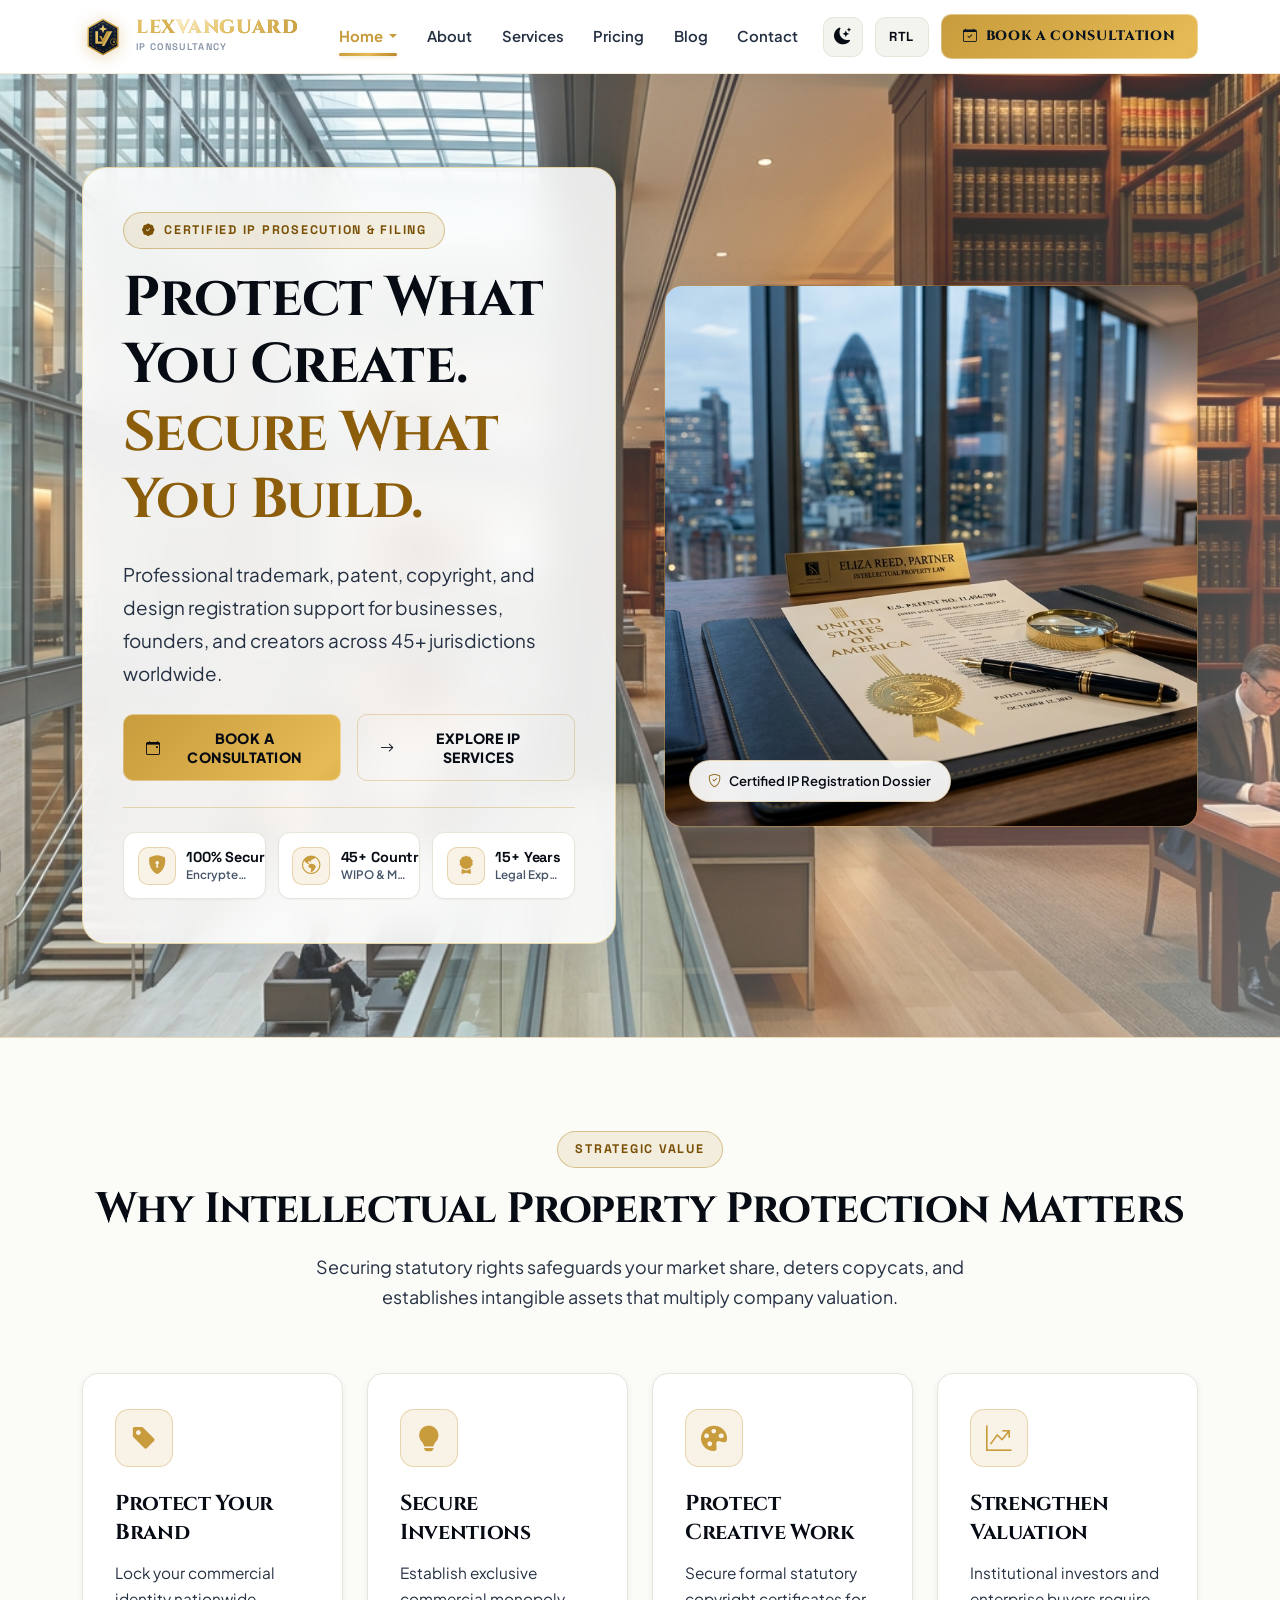
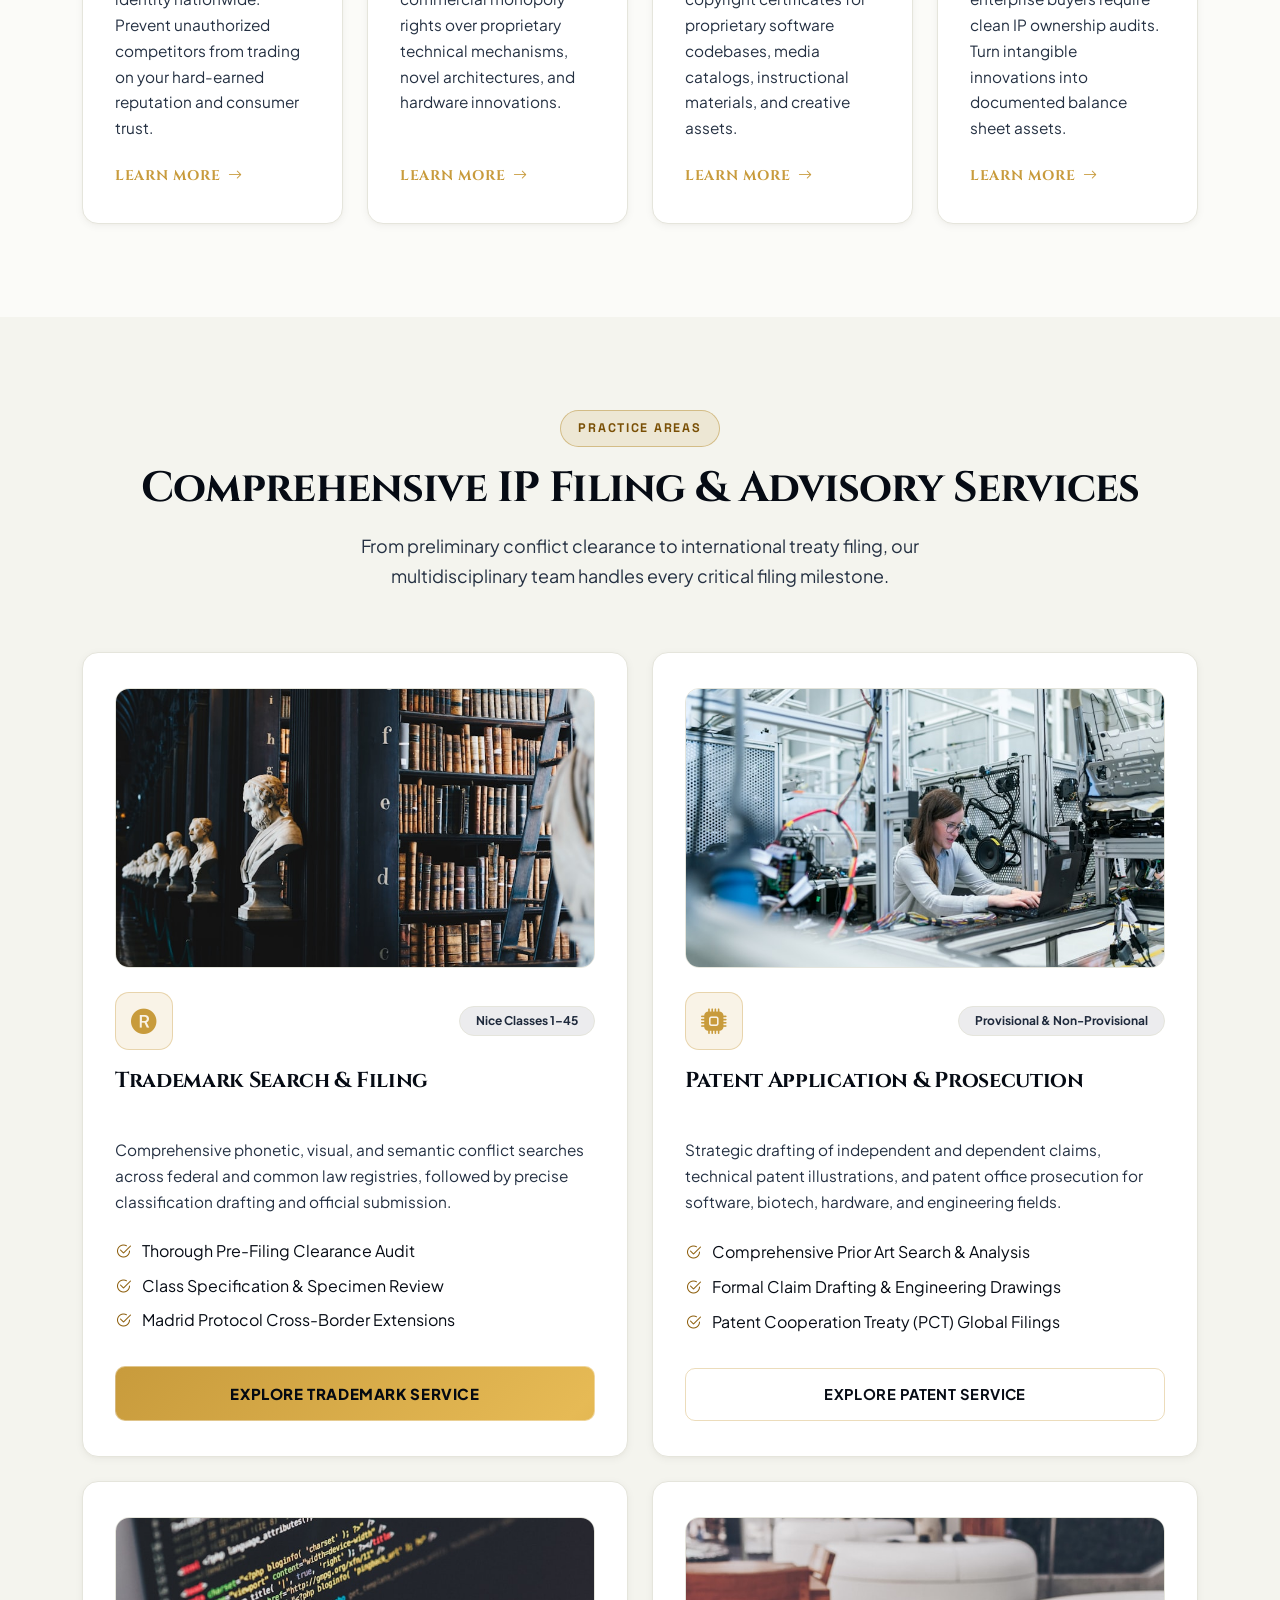
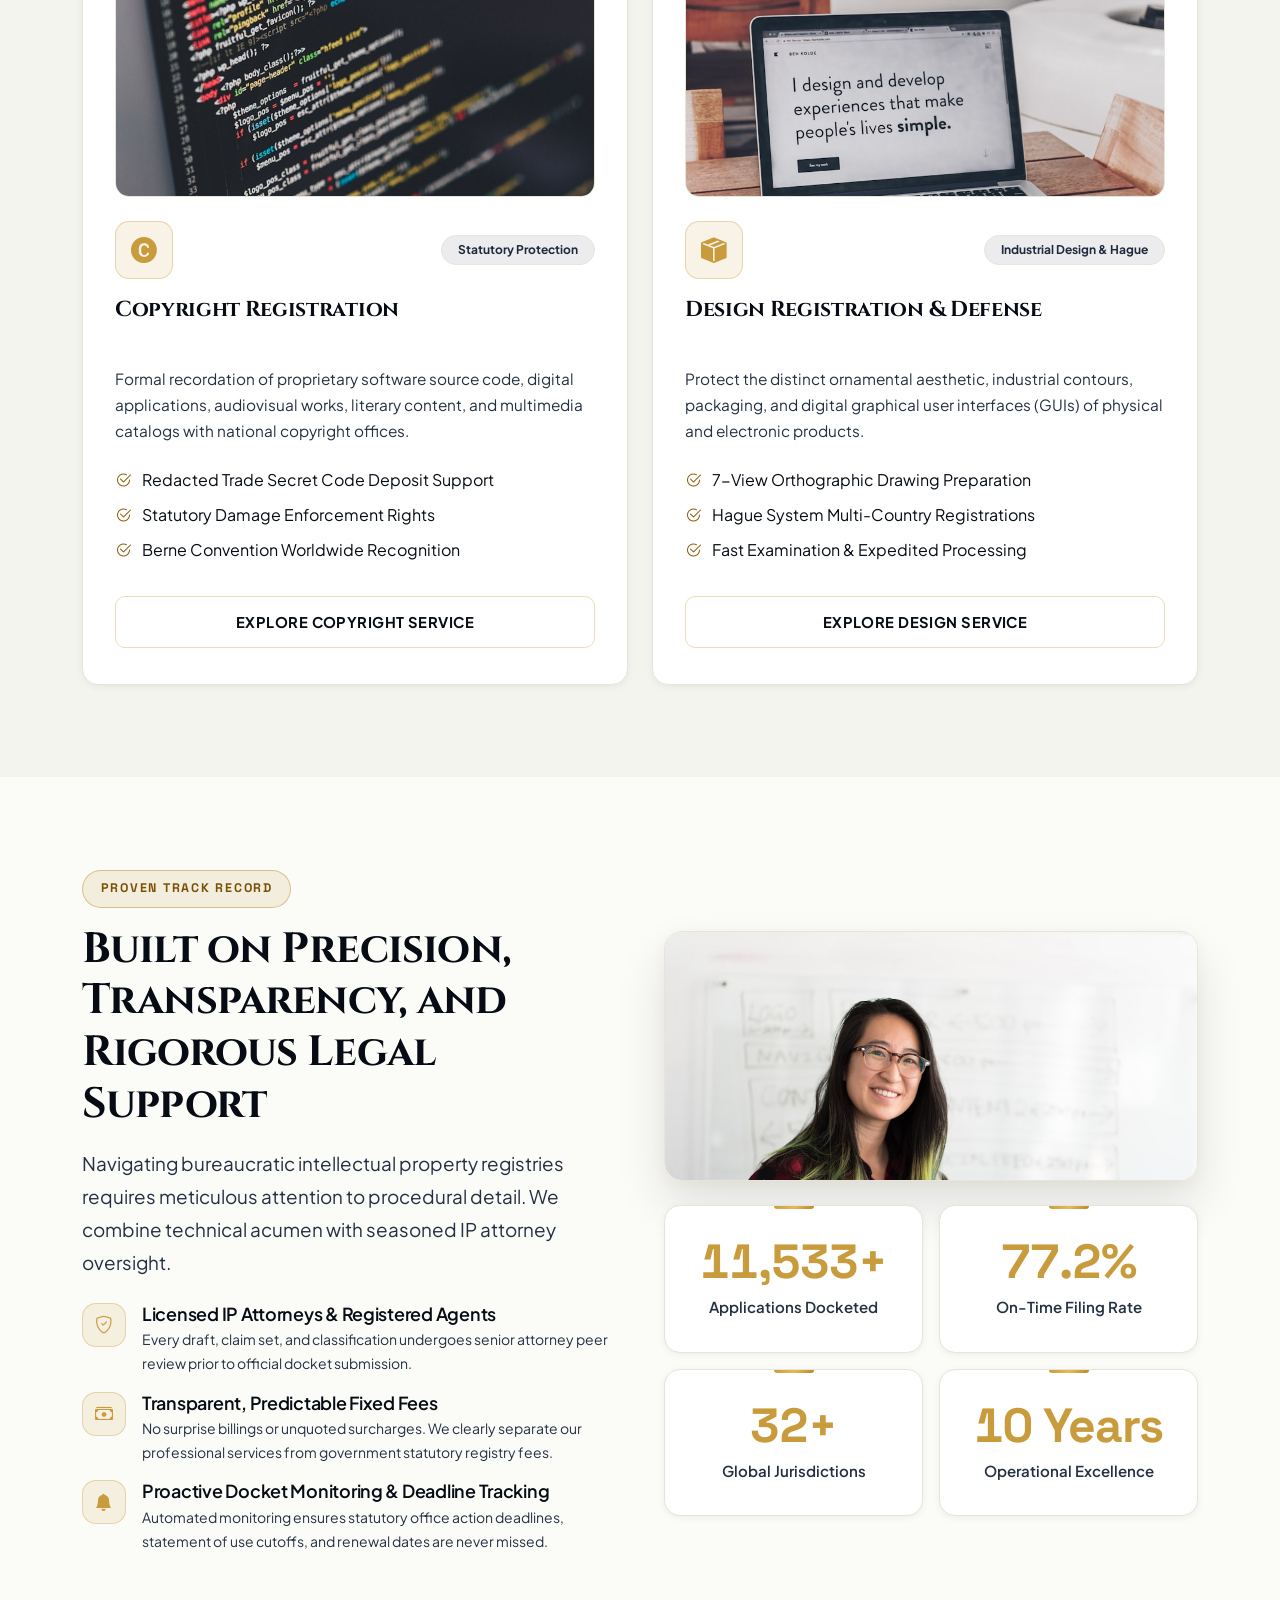
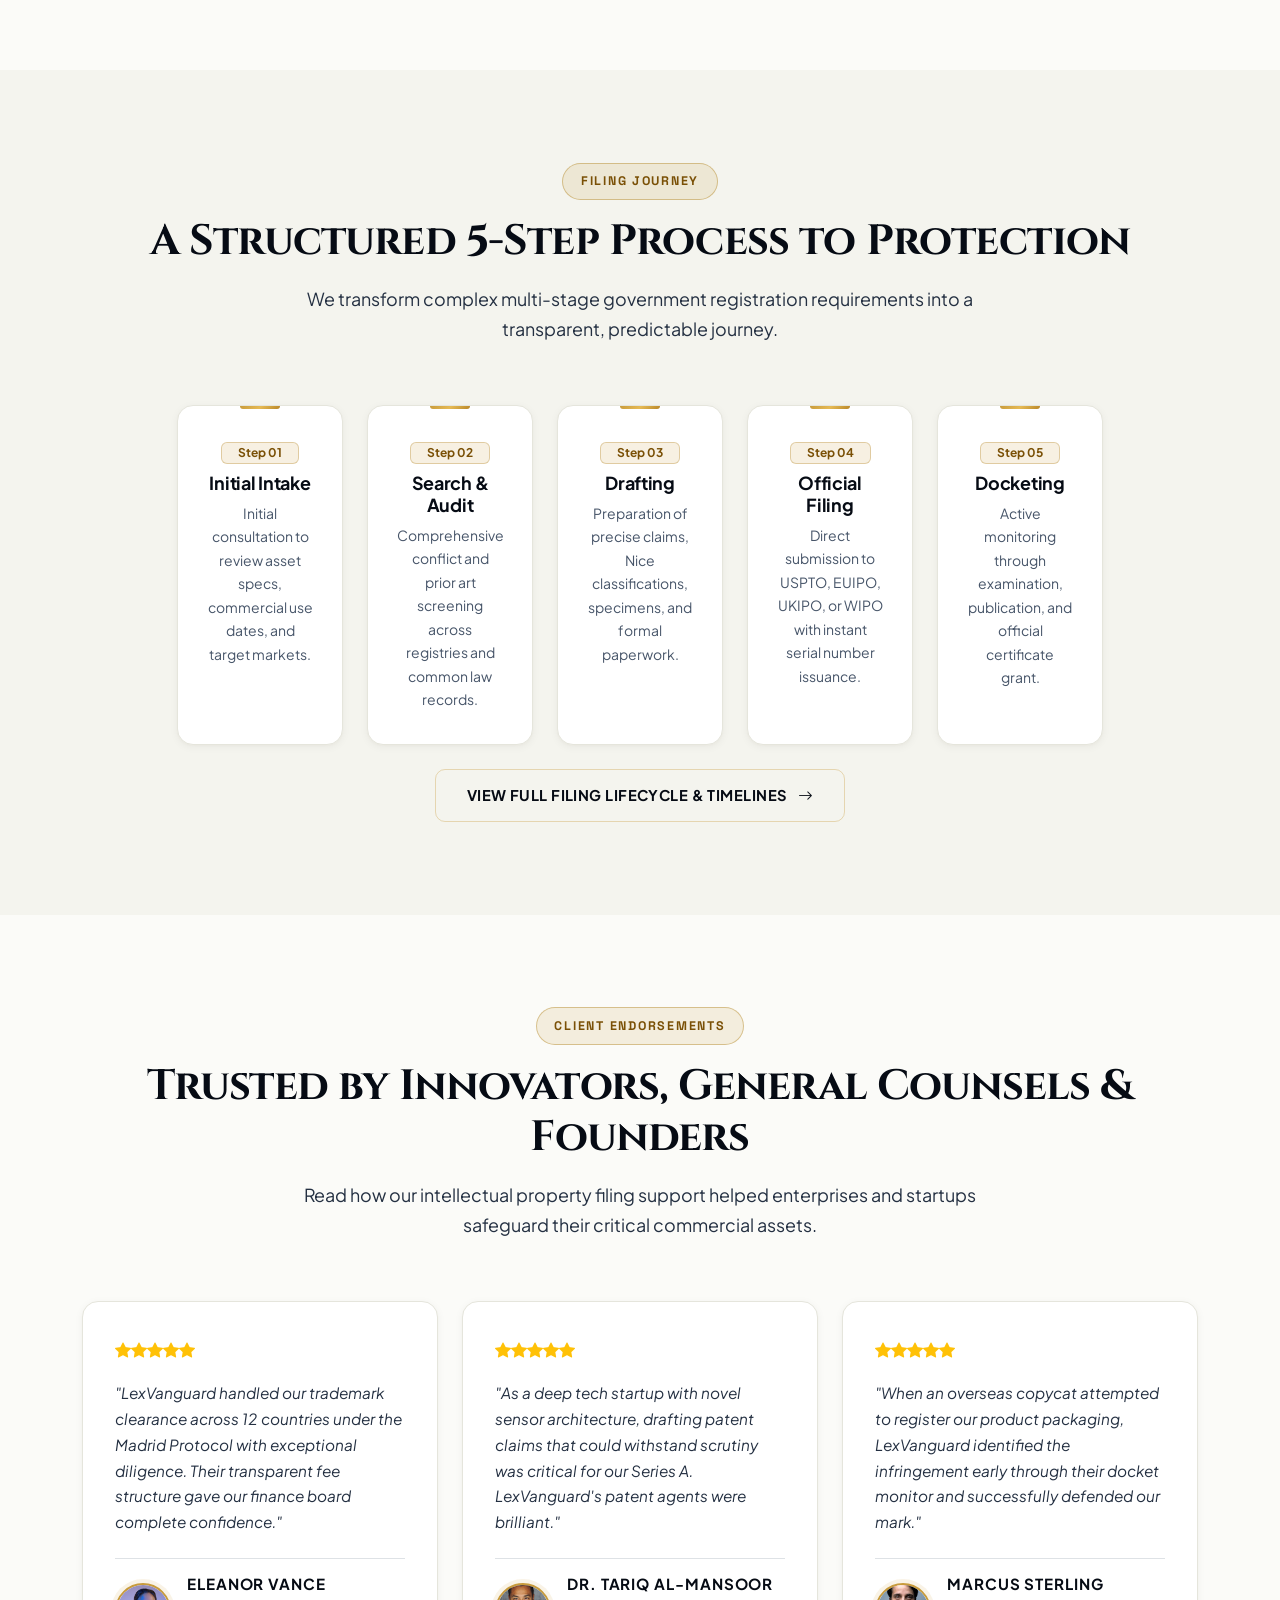
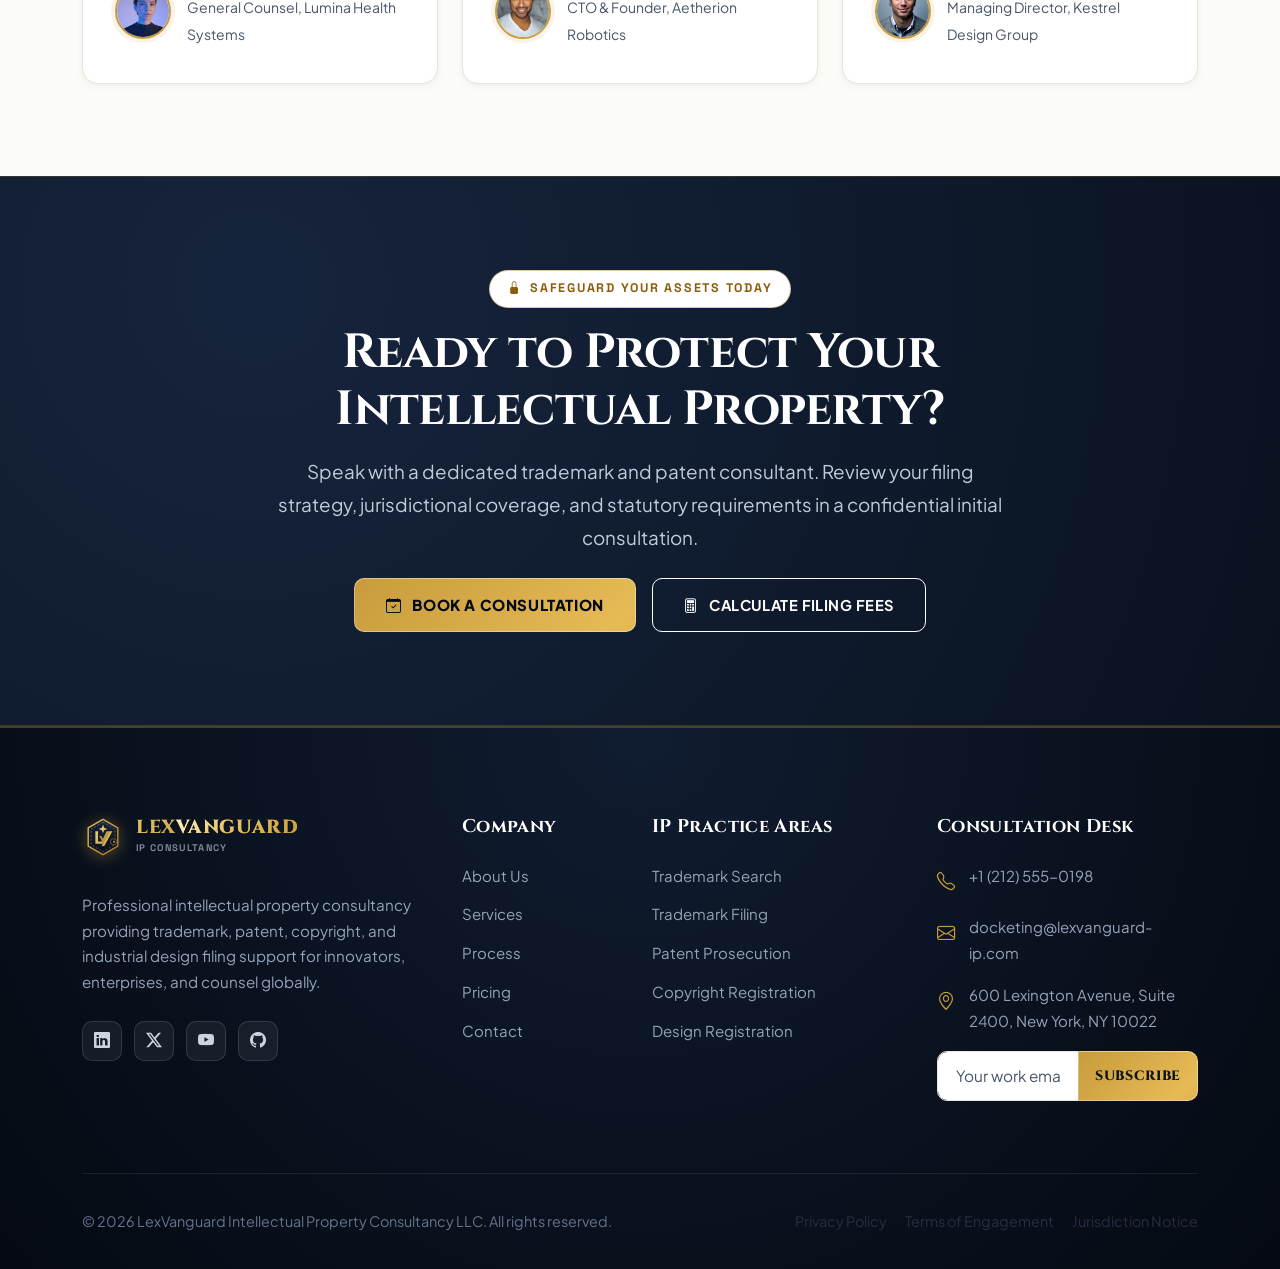
<file: index.html>
<!DOCTYPE html>
<html lang="en">
<head>
  <meta charset="UTF-8">
  <meta name="viewport" content="width=device-width, initial-scale=1.0">
  <title>LexVanguard — Trademark & Patent Filing Consultancy</title>
  <meta name="description" content="Professional trademark, patent, copyright, and design registration filing services for founders, innovators, and enterprises worldwide.">
  <link rel="canonical" href="https://www.lexvanguard-ip.com/">

  <!-- Favicon and Brand Icons -->
  <link rel="icon" type="image/svg+xml" href="assets/icons/favicon.svg">
  <link rel="icon" type="image/png" sizes="32x32" href="assets/icons/favicon-32x32.png">
  <link rel="icon" type="image/png" sizes="16x16" href="assets/icons/favicon-16x16.png">
  <link rel="apple-touch-icon" sizes="180x180" href="assets/icons/apple-touch-icon.png">
  <link rel="shortcut icon" href="favicon.ico">
  <link rel="manifest" href="site.webmanifest">

  <!-- Google Fonts -->
  <link rel="preconnect" href="https://fonts.googleapis.com">
  <link rel="preconnect" href="https://fonts.gstatic.com" crossorigin>
  <link href="https://fonts.googleapis.com/css2?family=Cinzel:wght@500;600;700;800;900&family=Plus+Jakarta+Sans:ital,wght@0,300;0,400;0,500;0,600;0,700;0,800;1,400&family=Space+Grotesk:wght@500;600;700&display=swap" rel="stylesheet">

  <!-- Bootstrap 5.3 CSS & Bootstrap Icons -->
  <link href="https://cdn.jsdelivr.net/npm/bootstrap@5.3.3/dist/css/bootstrap.min.css" rel="stylesheet">
  <link rel="stylesheet" href="https://cdn.jsdelivr.net/npm/bootstrap-icons@1.11.3/font/bootstrap-icons.min.css">

  <!-- Custom CSS -->
  <link rel="stylesheet" href="assets/css/style.css">
  <link rel="stylesheet" href="assets/css/responsive.css">
  <link rel="stylesheet" href="assets/css/rtl.css">
</head>
<body>

  <!-- ==========================================================================
       GLOBAL NAVBAR
       ========================================================================== -->
      <!-- ==========================================================================
       GLOBAL HEADER / NAVBAR
       ========================================================================== -->
  <header class="lv-header">
    <div class="container-xl">
      <nav class="navbar navbar-expand-xl">
        <!-- Brand Logo -->
                <a class="navbar-brand" href="index.html">
          <div class="brand-icon">
            <svg class="brand-logo-svg" viewBox="0 0 44 44" fill="none" xmlns="http://www.w3.org/2000/svg" aria-hidden="true">
              <defs>
                <linearGradient id="lvGoldGrad" x1="4" y1="4" x2="40" y2="40" gradientUnits="userSpaceOnUse">
                  <stop offset="0%" stop-color="#E5C365"/>
                  <stop offset="50%" stop-color="#C89B3C"/>
                  <stop offset="100%" stop-color="#A27724"/>
                </linearGradient>
                <linearGradient id="lvGoldGleam" x1="10" y1="6" x2="34" y2="38" gradientUnits="userSpaceOnUse">
                  <stop offset="0%" stop-color="#FFF3CE"/>
                  <stop offset="35%" stop-color="#E5C365"/>
                  <stop offset="100%" stop-color="#C89B3C"/>
                </linearGradient>
                <linearGradient id="lvShieldFill" x1="22" y1="2" x2="22" y2="42" gradientUnits="userSpaceOnUse">
                  <stop offset="0%" stop-color="#16253E"/>
                  <stop offset="100%" stop-color="#080F1A"/>
                </linearGradient>
              </defs>
              <path d="M22 3.5L37.5 12.5V31.5L22 40.5L6.5 31.5V12.5L22 3.5Z" fill="url(#lvShieldFill)" stroke="url(#lvGoldGrad)" stroke-width="1.5" stroke-linejoin="round"/>
              <path d="M22 6.5L34.5 14V30L22 37.5L9.5 30V14L22 6.5Z" stroke="url(#lvGoldGrad)" stroke-width="0.75" stroke-dasharray="2 2" stroke-opacity="0.65" stroke-linejoin="round"/>
              <path d="M14 16V29H22V26.8H16.8V16H14Z" fill="url(#lvGoldGleam)"/>
              <path d="M22 29L28.8 16H25.8L21.8 24.2L20.2 21H18.2L21 26.5L22 29Z" fill="url(#lvGoldGrad)"/>
              <path d="M28.8 16H31.8L23.4 31.5H20.6L28.8 16Z" fill="url(#lvGoldGleam)"/>
              <path d="M22 9L23.2 12.2L26.5 13.5L23.2 14.8L22 18L20.8 14.8L17.5 13.5L20.8 12.2L22 9Z" fill="url(#lvGoldGleam)"/>
              <circle cx="33" cy="27" r="3.2" stroke="url(#lvGoldGrad)" stroke-width="0.6" fill="#080F1A"/>
              <text x="33" y="28.8" font-family="'Plus Jakarta Sans', sans-serif" font-size="3.2" font-weight="800" fill="#E5C365" text-anchor="middle">R</text>
            </svg>
          </div>
          <div class="brand-text">
            <span class="brand-name">LEX<span>VANGUARD</span></span>
            <span class="brand-sub">IP CONSULTANCY</span>
          </div>
        </a>

        <!-- Mobile Utility Actions & Hamburger -->
        <div class="d-flex align-items-center gap-2 d-xl-none">
          <button type="button" class="btn-theme-toggle" aria-label="Toggle Theme" title="Toggle Theme">
            <i class="bi bi-moon-stars-fill"></i>
          </button>
          <button type="button" class="btn-rtl-toggle" aria-label="Toggle Layout Direction" title="Toggle Layout Direction">
            <span class="rtl-text">RTL</span>
          </button>
          <button class="navbar-toggler" type="button" data-bs-toggle="collapse" data-bs-target="#navbarMain" aria-controls="navbarMain" aria-expanded="false" aria-label="Toggle navigation">
            <i class="bi bi-list fs-3"></i>
          </button>
        </div>

        <!-- Main Navigation Links & Desktop Actions -->
        <div class="collapse navbar-collapse" id="navbarMain">
                    <ul class="navbar-nav mx-auto mb-2 mb-xl-0">
            <!-- 1. Home Dropdown -->
            <li class="nav-item dropdown">
              <a class="nav-link dropdown-toggle active" href="#" role="button" data-bs-toggle="dropdown" aria-expanded="false">
                Home
              </a>
              <ul class="dropdown-menu">
                <li><a class="dropdown-item active" href="index.html">Home 1 — General IP</a></li>
                <li><a class="dropdown-item" href="home-2.html">Home 2 — Startup &amp; Business</a></li>
              </ul>
            </li>

            <!-- 2. About -->
            <li class="nav-item">
              <a class="nav-link" href="about.html">About</a>
            </li>

            <!-- 3. Services -->
            <li class="nav-item">
              <a class="nav-link" href="services.html">Services</a>
            </li>

            <!-- 4. Pricing -->
            <li class="nav-item">
              <a class="nav-link" href="pricing.html">Pricing</a>
            </li>

            <!-- 5. Blog -->
            <li class="nav-item">
              <a class="nav-link" href="blog.html">Blog</a>
            </li>

            <!-- 6. Contact -->
            <li class="nav-item">
              <a class="nav-link" href="contact.html">Contact</a>
            </li>
          </ul>

          <!-- Desktop Utility Actions -->
          <div class="header-actions">
            <button type="button" class="btn-theme-toggle d-none d-xl-inline-flex" aria-label="Toggle Theme" title="Toggle Theme">
              <i class="bi bi-moon-stars-fill"></i>
            </button>

            <button type="button" class="btn-rtl-toggle d-none d-xl-inline-flex" aria-label="Toggle Layout Direction" title="Toggle Layout Direction">
              <span class="rtl-text">RTL</span>
            </button>

            <a href="contact.html" class="btn-consultation">
              <i class="bi bi-calendar-check"></i>
              <span>Book a Consultation</span>
            </a>
          </div>
        </div>
      </nav>
    </div>
  </header>

  <!-- ==========================================================================
       MAIN CONTENT (6 Substantial Content Sections)
       ========================================================================== -->
  <main>

    <!-- SECTION 1: HERO (General IP Protection) -->
    <section class="section-py hero-home-section position-relative overflow-hidden">
      <!-- Ambient Photographic Law Firm Background with Scrim -->
      <div class="hero-backdrop">
        <img src="assets/images/hero/hero-bg.jpg" alt="LexVanguard IP Law Chambers and Innovation Library" class="hero-backdrop-img">
        <div class="hero-backdrop-overlay"></div>
      </div>

      <div class="container position-relative" style="z-index: 2;">
        <div class="row align-items-center g-5">
          <div class="col-lg-6">
            <div class="hero-glass-card">
              <div class="section-badge">
                <i class="bi bi-patch-check-fill"></i> Certified IP Prosecution & Filing
              </div>
              <h1 class="display-4 fw-bold mb-4">
                Protect What You Create. <br>
                <span class="text-accent">Secure What You Build.</span>
              </h1>
              <p class="lead mb-4">
                Professional trademark, patent, copyright, and design registration support for businesses, founders, and creators across 45+ jurisdictions worldwide.
              </p>
              <div class="hero-cta-pair mb-4">
                <a href="contact.html" class="btn-custom-primary">
                  <i class="bi bi-calendar-event"></i> Book a Consultation
                </a>
                <a href="services.html" class="btn-custom-outline">
                  <i class="bi bi-arrow-right"></i> Explore IP Services
                </a>
              </div>

              <!-- Trust Badges (Professional Dossier Grid) -->
              <div class="hero-trust-grid">
                <div class="hero-trust-card">
                  <div class="hero-trust-icon">
                    <i class="bi bi-shield-lock-fill"></i>
                  </div>
                  <div class="hero-trust-info">
                    <span class="hero-trust-value">100% Secure</span>
                    <span class="hero-trust-label">Encrypted Filing</span>
                  </div>
                </div>

                <div class="hero-trust-card">
                  <div class="hero-trust-icon">
                    <i class="bi bi-globe-americas"></i>
                  </div>
                  <div class="hero-trust-info">
                    <span class="hero-trust-value">45+ Countries</span>
                    <span class="hero-trust-label">WIPO &amp; Madrid</span>
                  </div>
                </div>

                <div class="hero-trust-card">
                  <div class="hero-trust-icon">
                    <i class="bi bi-award-fill"></i>
                  </div>
                  <div class="hero-trust-info">
                    <span class="hero-trust-value">15+ Years</span>
                    <span class="hero-trust-label">Legal Experience</span>
                  </div>
                </div>
              </div>
            </div>
          </div>

          <div class="col-lg-6">
            <div class="inner-hero-image-wrap hero-feature-dossier">
              <img src="assets/images/hero/hero-general-ip.jpg" alt="Official Patent and Trademark Document on Executive Desk with Gold Seal" class="img-fluid rounded-4">
              <div class="hero-dossier-tag">
                <i class="bi bi-shield-check text-accent"></i>
                <span>Certified IP Registration Dossier</span>
              </div>
            </div>
          </div>
        </div>
      </div>
    </section>

    <!-- SECTION 2: IP PROTECTION BENEFITS -->
    <section class="section-py">
      <div class="container">
        <div class="section-header text-center">
          <div class="section-badge">Strategic Value</div>
          <h2 class="section-title">Why Intellectual Property Protection Matters</h2>
          <p class="section-desc">Securing statutory rights safeguards your market share, deters copycats, and establishes intangible assets that multiply company valuation.</p>
        </div>

        <div class="row g-4">
          <div class="col-md-6 col-lg-3">
            <div class="ip-card">
              <div class="ip-card-icon">
                <i class="bi bi-tag-fill"></i>
              </div>
              <h3 class="ip-card-title">Protect Your Brand</h3>
              <p class="ip-card-desc">Lock your commercial identity nationwide. Prevent unauthorized competitors from trading on your hard-earned reputation and consumer trust.</p>
              <a href="service-details.html" class="ip-card-link">Learn More <i class="bi bi-arrow-right"></i></a>
            </div>
          </div>

          <div class="col-md-6 col-lg-3">
            <div class="ip-card">
              <div class="ip-card-icon">
                <i class="bi bi-lightbulb-fill"></i>
              </div>
              <h3 class="ip-card-title">Secure Inventions</h3>
              <p class="ip-card-desc">Establish exclusive commercial monopoly rights over proprietary technical mechanisms, novel architectures, and hardware innovations.</p>
              <a href="services.html" class="ip-card-link">Learn More <i class="bi bi-arrow-right"></i></a>
            </div>
          </div>

          <div class="col-md-6 col-lg-3">
            <div class="ip-card">
              <div class="ip-card-icon">
                <i class="bi bi-palette-fill"></i>
              </div>
              <h3 class="ip-card-title">Protect Creative Work</h3>
              <p class="ip-card-desc">Secure formal statutory copyright certificates for proprietary software codebases, media catalogs, instructional materials, and creative assets.</p>
              <a href="services.html" class="ip-card-link">Learn More <i class="bi bi-arrow-right"></i></a>
            </div>
          </div>

          <div class="col-md-6 col-lg-3">
            <div class="ip-card">
              <div class="ip-card-icon">
                <i class="bi bi-graph-up-arrow"></i>
              </div>
              <h3 class="ip-card-title">Strengthen Valuation</h3>
              <p class="ip-card-desc">Institutional investors and enterprise buyers require clean IP ownership audits. Turn intangible innovations into documented balance sheet assets.</p>
              <a href="services.html" class="ip-card-link">Learn More <i class="bi bi-arrow-right"></i></a>
            </div>
          </div>
        </div>
      </div>
    </section>

    <!-- SECTION 3: CORE IP SERVICES -->
    <section class="section-py bg-alt-section">
      <div class="container">
        <div class="section-header text-center">
          <div class="section-badge">Practice Areas</div>
          <h2 class="section-title">Comprehensive IP Filing & Advisory Services</h2>
          <p class="section-desc">From preliminary conflict clearance to international treaty filing, our multidisciplinary team handles every critical filing milestone.</p>
        </div>

        <div class="row g-4">
          <div class="col-md-6">
            <div class="ip-card">
              <div class="ip-card-img-wrap">
                <img src="assets/images/services/card-trademark.jpg" alt="Trademark Law Books and Official Registration Scales of Justice">
              </div>
              <div class="d-flex align-items-center justify-content-between mb-3">
                <div class="ip-card-icon mb-0">
                  <i class="bi bi-r-circle-fill"></i>
                </div>
                <span class="badge bg-secondary-subtle text-secondary px-3 py-2 rounded-pill">Nice Classes 1–45</span>
              </div>
              <h3 class="ip-card-title">Trademark Search & Filing</h3>
              <p class="ip-card-desc">Comprehensive phonetic, visual, and semantic conflict searches across federal and common law registries, followed by precise classification drafting and official submission.</p>
              <ul class="list-unstyled mb-4">
                <li class="mb-2"><i class="bi bi-check2-circle text-accent me-2"></i> Thorough Pre-Filing Clearance Audit</li>
                <li class="mb-2"><i class="bi bi-check2-circle text-accent me-2"></i> Class Specification & Specimen Review</li>
                <li class="mb-2"><i class="bi bi-check2-circle text-accent me-2"></i> Madrid Protocol Cross-Border Extensions</li>
              </ul>
              <a href="service-details.html" class="btn-custom-primary text-center">Explore Trademark Service</a>
            </div>
          </div>

          <div class="col-md-6">
            <div class="ip-card">
              <div class="ip-card-img-wrap">
                <img src="assets/images/services/card-patent.jpg" alt="Patent Engineering Blueprints and Hardware Inspection">
              </div>
              <div class="d-flex align-items-center justify-content-between mb-3">
                <div class="ip-card-icon mb-0">
                  <i class="bi bi-cpu-fill"></i>
                </div>
                <span class="badge bg-secondary-subtle text-secondary px-3 py-2 rounded-pill">Provisional & Non-Provisional</span>
              </div>
              <h3 class="ip-card-title">Patent Application & Prosecution</h3>
              <p class="ip-card-desc">Strategic drafting of independent and dependent claims, technical patent illustrations, and patent office prosecution for software, biotech, hardware, and engineering fields.</p>
              <ul class="list-unstyled mb-4">
                <li class="mb-2"><i class="bi bi-check2-circle text-accent me-2"></i> Comprehensive Prior Art Search & Analysis</li>
                <li class="mb-2"><i class="bi bi-check2-circle text-accent me-2"></i> Formal Claim Drafting & Engineering Drawings</li>
                <li class="mb-2"><i class="bi bi-check2-circle text-accent me-2"></i> Patent Cooperation Treaty (PCT) Global Filings</li>
              </ul>
              <a href="services.html" class="btn-custom-outline text-center">Explore Patent Service</a>
            </div>
          </div>

          <div class="col-md-6">
            <div class="ip-card">
              <div class="ip-card-img-wrap">
                <img src="assets/images/services/card-copyright.jpg" alt="Proprietary Software Code Copyright Deposit">
              </div>
              <div class="d-flex align-items-center justify-content-between mb-3">
                <div class="ip-card-icon mb-0">
                  <i class="bi bi-c-circle-fill"></i>
                </div>
                <span class="badge bg-secondary-subtle text-secondary px-3 py-2 rounded-pill">Statutory Protection</span>
              </div>
              <h3 class="ip-card-title">Copyright Registration</h3>
              <p class="ip-card-desc">Formal recordation of proprietary software source code, digital applications, audiovisual works, literary content, and multimedia catalogs with national copyright offices.</p>
              <ul class="list-unstyled mb-4">
                <li class="mb-2"><i class="bi bi-check2-circle text-accent me-2"></i> Redacted Trade Secret Code Deposit Support</li>
                <li class="mb-2"><i class="bi bi-check2-circle text-accent me-2"></i> Statutory Damage Enforcement Rights</li>
                <li class="mb-2"><i class="bi bi-check2-circle text-accent me-2"></i> Berne Convention Worldwide Recognition</li>
              </ul>
              <a href="services.html" class="btn-custom-outline text-center">Explore Copyright Service</a>
            </div>
          </div>

          <div class="col-md-6">
            <div class="ip-card">
              <div class="ip-card-img-wrap">
                <img src="assets/images/services/card-design.jpg" alt="Industrial Product Design CAD Modeling">
              </div>
              <div class="d-flex align-items-center justify-content-between mb-3">
                <div class="ip-card-icon mb-0">
                  <i class="bi bi-box-seam-fill"></i>
                </div>
                <span class="badge bg-secondary-subtle text-secondary px-3 py-2 rounded-pill">Industrial Design & Hague</span>
              </div>
              <h3 class="ip-card-title">Design Registration & Defense</h3>
              <p class="ip-card-desc">Protect the distinct ornamental aesthetic, industrial contours, packaging, and digital graphical user interfaces (GUIs) of physical and electronic products.</p>
              <ul class="list-unstyled mb-4">
                <li class="mb-2"><i class="bi bi-check2-circle text-accent me-2"></i> 7-View Orthographic Drawing Preparation</li>
                <li class="mb-2"><i class="bi bi-check2-circle text-accent me-2"></i> Hague System Multi-Country Registrations</li>
                <li class="mb-2"><i class="bi bi-check2-circle text-accent me-2"></i> Fast Examination & Expedited Processing</li>
              </ul>
              <a href="services.html" class="btn-custom-outline text-center">Explore Design Service</a>
            </div>
          </div>
        </div>
      </div>
    </section>

    <!-- SECTION 4: WHY CHOOSE US & ANIMATED STATS -->
    <section class="section-py">
      <div class="container">
        <div class="row align-items-center g-5">
          <div class="col-lg-6">
            <div class="section-badge">Proven Track Record</div>
            <h2 class="section-title">Built on Precision, Transparency, and Rigorous Legal Support</h2>
            <p class="lead mb-4">
              Navigating bureaucratic intellectual property registries requires meticulous attention to procedural detail. We combine technical acumen with seasoned IP attorney oversight.
            </p>

            <div class="d-flex flex-column gap-3 mb-4">
              <div class="d-flex align-items-start gap-3">
                <div class="ip-card-icon mb-0 flex-shrink-0" style="width: 44px; height: 44px; font-size: 1.1rem;">
                  <i class="bi bi-shield-check"></i>
                </div>
                <div>
                  <h5 class="mb-1">Licensed IP Attorneys & Registered Agents</h5>
                  <p class="text-secondary small mb-0">Every draft, claim set, and classification undergoes senior attorney peer review prior to official docket submission.</p>
                </div>
              </div>

              <div class="d-flex align-items-start gap-3">
                <div class="ip-card-icon mb-0 flex-shrink-0" style="width: 44px; height: 44px; font-size: 1.1rem;">
                  <i class="bi bi-cash-stack"></i>
                </div>
                <div>
                  <h5 class="mb-1">Transparent, Predictable Fixed Fees</h5>
                  <p class="text-secondary small mb-0">No surprise billings or unquoted surcharges. We clearly separate our professional services from government statutory registry fees.</p>
                </div>
              </div>

              <div class="d-flex align-items-start gap-3">
                <div class="ip-card-icon mb-0 flex-shrink-0" style="width: 44px; height: 44px; font-size: 1.1rem;">
                  <i class="bi bi-bell-fill"></i>
                </div>
                <div>
                  <h5 class="mb-1">Proactive Docket Monitoring & Deadline Tracking</h5>
                  <p class="text-secondary small mb-0">Automated monitoring ensures statutory office action deadlines, statement of use cutoffs, and renewal dates are never missed.</p>
                </div>
              </div>
            </div>
          </div>

          <div class="col-lg-6">
            <!-- Illustrative Audit Review Image -->
            <div class="section-side-img-wrap mb-4" style="max-height: 250px;">
              <img src="assets/images/office/audit-review.jpg" alt="Senior IP Counsel Conducting Multi-Registry Clearance Audit">
            </div>

            <!-- Animated Stats Grid -->
            <div class="row g-3">
              <div class="col-6">
                <div class="stat-box">
                  <div class="stat-number" data-count="14800" data-suffix="+">14,800+</div>
                  <div class="stat-label">Applications Docketed</div>
                </div>
              </div>
              <div class="col-6">
                <div class="stat-box">
                  <div class="stat-number" data-count="99" data-suffix=".2%">99.2%</div>
                  <div class="stat-label">On-Time Filing Rate</div>
                </div>
              </div>
              <div class="col-6">
                <div class="stat-box">
                  <div class="stat-number" data-count="45" data-suffix="+">45+</div>
                  <div class="stat-label">Global Jurisdictions</div>
                </div>
              </div>
              <div class="col-6">
                <div class="stat-box">
                  <div class="stat-number" data-count="15" data-suffix=" Years">15 Years</div>
                  <div class="stat-label">Operational Excellence</div>
                </div>
              </div>
            </div>
          </div>
        </div>
      </div>
    </section>

    <!-- SECTION 5: PROCESS OVERVIEW -->
    <section class="section-py bg-alt-section">
      <div class="container">
        <div class="section-header text-center">
          <div class="section-badge">Filing Journey</div>
          <h2 class="section-title">A Structured 5-Step Process to Protection</h2>
          <p class="section-desc">We transform complex multi-stage government registration requirements into a transparent, predictable journey.</p>
        </div>

        <div class="row g-4">
          <div class="col-lg-12">
            <div class="row g-4">
              <div class="col-md-4 col-lg-2 offset-lg-1">
                <div class="stat-box h-100">
                  <div class="badge bg-accent-light text-accent mb-2 px-3 py-1">Step 01</div>
                  <h5 class="fw-bold mb-2">Initial Intake</h5>
                  <p class="text-muted small mb-0">Initial consultation to review asset specs, commercial use dates, and target markets.</p>
                </div>
              </div>
              <div class="col-md-4 col-lg-2">
                <div class="stat-box h-100">
                  <div class="badge bg-accent-light text-accent mb-2 px-3 py-1">Step 02</div>
                  <h5 class="fw-bold mb-2">Search & Audit</h5>
                  <p class="text-muted small mb-0">Comprehensive conflict and prior art screening across registries and common law records.</p>
                </div>
              </div>
              <div class="col-md-4 col-lg-2">
                <div class="stat-box h-100">
                  <div class="badge bg-accent-light text-accent mb-2 px-3 py-1">Step 03</div>
                  <h5 class="fw-bold mb-2">Drafting</h5>
                  <p class="text-muted small mb-0">Preparation of precise claims, Nice classifications, specimens, and formal paperwork.</p>
                </div>
              </div>
              <div class="col-md-4 col-lg-2">
                <div class="stat-box h-100">
                  <div class="badge bg-accent-light text-accent mb-2 px-3 py-1">Step 04</div>
                  <h5 class="fw-bold mb-2">Official Filing</h5>
                  <p class="text-muted small mb-0">Direct submission to USPTO, EUIPO, UKIPO, or WIPO with instant serial number issuance.</p>
                </div>
              </div>
              <div class="col-md-4 col-lg-2">
                <div class="stat-box h-100">
                  <div class="badge bg-accent-light text-accent mb-2 px-3 py-1">Step 05</div>
                  <h5 class="fw-bold mb-2">Docketing</h5>
                  <p class="text-muted small mb-0">Active monitoring through examination, publication, and official certificate grant.</p>
                </div>
              </div>
            </div>
            <div class="text-center mt-4">
              <a href="services.html#process" class="btn-custom-outline">
                View Full Filing Lifecycle & Timelines <i class="bi bi-arrow-right"></i>
              </a>
            </div>
          </div>
        </div>
      </div>
    </section>

    <!-- SECTION 6: CLIENT TESTIMONIALS & TRUST VALIDATION -->
    <section class="section-py">
      <div class="container">
        <div class="section-header text-center">
          <div class="section-badge">Client Endorsements</div>
          <h2 class="section-title">Trusted by Innovators, General Counsels & Founders</h2>
          <p class="section-desc">Read how our intellectual property filing support helped enterprises and startups safeguard their critical commercial assets.</p>
        </div>

        <div class="row g-4">
          <div class="col-md-4">
            <div class="ip-card">
              <div class="d-flex text-warning mb-3">
                <i class="bi bi-star-fill"></i><i class="bi bi-star-fill"></i><i class="bi bi-star-fill"></i><i class="bi bi-star-fill"></i><i class="bi bi-star-fill"></i>
              </div>
              <p class="ip-card-desc fst-italic">"LexVanguard handled our trademark clearance across 12 countries under the Madrid Protocol with exceptional diligence. Their transparent fee structure gave our finance board complete confidence."</p>
              <div class="d-flex align-items-center gap-3 pt-3 border-top">
                <img src="assets/images/team/client-1.jpg" alt="Eleanor Vance, General Counsel" class="testimonial-avatar">
                <div>
                  <h6 class="mb-0 fw-bold">Eleanor Vance</h6>
                  <small class="text-muted">General Counsel, Lumina Health Systems</small>
                </div>
              </div>
            </div>
          </div>

          <div class="col-md-4">
            <div class="ip-card">
              <div class="d-flex text-warning mb-3">
                <i class="bi bi-star-fill"></i><i class="bi bi-star-fill"></i><i class="bi bi-star-fill"></i><i class="bi bi-star-fill"></i><i class="bi bi-star-fill"></i>
              </div>
              <p class="ip-card-desc fst-italic">"As a deep tech startup with novel sensor architecture, drafting patent claims that could withstand scrutiny was critical for our Series A. LexVanguard's patent agents were brilliant."</p>
              <div class="d-flex align-items-center gap-3 pt-3 border-top">
                <img src="assets/images/team/client-2.jpg" alt="Dr. Tariq Al-Mansoor, CTO" class="testimonial-avatar">
                <div>
                  <h6 class="mb-0 fw-bold">Dr. Tariq Al-Mansoor</h6>
                  <small class="text-muted">CTO & Founder, Aetherion Robotics</small>
                </div>
              </div>
            </div>
          </div>

          <div class="col-md-4">
            <div class="ip-card">
              <div class="d-flex text-warning mb-3">
                <i class="bi bi-star-fill"></i><i class="bi bi-star-fill"></i><i class="bi bi-star-fill"></i><i class="bi bi-star-fill"></i><i class="bi bi-star-fill"></i>
              </div>
              <p class="ip-card-desc fst-italic">"When an overseas copycat attempted to register our product packaging, LexVanguard identified the infringement early through their docket monitor and successfully defended our mark."</p>
              <div class="d-flex align-items-center gap-3 pt-3 border-top">
                <img src="assets/images/team/client-3.jpg" alt="Marcus Sterling, Managing Director" class="testimonial-avatar">
                <div>
                  <h6 class="mb-0 fw-bold">Marcus Sterling</h6>
                  <small class="text-muted">Managing Director, Kestrel Design Group</small>
                </div>
              </div>
            </div>
          </div>
        </div>
      </div>
    </section>

    <!-- SECTION 7: FINAL CALL TO ACTION BANNER -->
    <section class="section-py bg-dark-accent text-center position-relative">
      <div class="container">
        <div class="row justify-content-center">
          <div class="col-lg-8">
            <div class="section-badge bg-white-subtle text-accent mb-3">
              <i class="bi bi-lock-fill"></i> Safeguard Your Assets Today
            </div>
            <h2 class="display-5 fw-bold text-white mb-3">Ready to Protect Your Intellectual Property?</h2>
            <p class="lead text-light mb-4 opacity-75">
              Speak with a dedicated trademark and patent consultant. Review your filing strategy, jurisdictional coverage, and statutory requirements in a confidential initial consultation.
            </p>
            <div class="d-flex flex-wrap justify-content-center gap-3">
              <a href="contact.html" class="btn-custom-primary">
                <i class="bi bi-calendar-check"></i> Book a Consultation
              </a>
              <a href="fees.html" class="btn-custom-outline text-white border-white">
                <i class="bi bi-calculator"></i> Calculate Filing Fees
              </a>
            </div>
          </div>
        </div>
      </div>
    </section>

  </main>

  <!-- ==========================================================================
       GLOBAL FOOTER
       ========================================================================== -->
  <footer class="lv-footer">
    <div class="container">
      <div class="row g-4 justify-content-between">
        <!-- Col 1: Brand Info -->
        <div class="col-lg-4 col-md-6 footer-brand">
          <a class="navbar-brand mb-3" href="index.html">
            <div class="brand-icon">
              <svg class="brand-logo-svg" viewBox="0 0 44 44" fill="none" xmlns="http://www.w3.org/2000/svg" aria-hidden="true">
                <defs>
                  <linearGradient id="lvGoldGradF" x1="4" y1="4" x2="40" y2="40" gradientUnits="userSpaceOnUse">
                    <stop offset="0%" stop-color="#E5C365"/>
                    <stop offset="50%" stop-color="#C89B3C"/>
                    <stop offset="100%" stop-color="#A27724"/>
                  </linearGradient>
                  <linearGradient id="lvGoldGleamF" x1="10" y1="6" x2="34" y2="38" gradientUnits="userSpaceOnUse">
                    <stop offset="0%" stop-color="#FFF3CE"/>
                    <stop offset="35%" stop-color="#E5C365"/>
                    <stop offset="100%" stop-color="#C89B3C"/>
                  </linearGradient>
                  <linearGradient id="lvShieldFillF" x1="22" y1="2" x2="22" y2="42" gradientUnits="userSpaceOnUse">
                    <stop offset="0%" stop-color="#16253E"/>
                    <stop offset="100%" stop-color="#080F1A"/>
                  </linearGradient>
                </defs>
                <path d="M22 3.5L37.5 12.5V31.5L22 40.5L6.5 31.5V12.5L22 3.5Z" fill="url(#lvShieldFillF)" stroke="url(#lvGoldGradF)" stroke-width="1.5" stroke-linejoin="round"/>
                <path d="M22 6.5L34.5 14V30L22 37.5L9.5 30V14L22 6.5Z" stroke="url(#lvGoldGradF)" stroke-width="0.75" stroke-dasharray="2 2" stroke-opacity="0.65" stroke-linejoin="round"/>
                <path d="M14 16V29H22V26.8H16.8V16H14Z" fill="url(#lvGoldGleamF)"/>
                <path d="M22 29L28.8 16H25.8L21.8 24.2L20.2 21H18.2L21 26.5L22 29Z" fill="url(#lvGoldGradF)"/>
                <path d="M28.8 16H31.8L23.4 31.5H20.6L28.8 16Z" fill="url(#lvGoldGleamF)"/>
                <path d="M22 9L23.2 12.2L26.5 13.5L23.2 14.8L22 18L20.8 14.8L17.5 13.5L20.8 12.2L22 9Z" fill="url(#lvGoldGleamF)"/>
                <circle cx="33" cy="27" r="3.2" stroke="url(#lvGoldGradF)" stroke-width="0.6" fill="#080F1A"/>
                <text x="33" y="28.8" font-family="'Plus Jakarta Sans', sans-serif" font-size="3.2" font-weight="800" fill="#E5C365" text-anchor="middle">R</text>
              </svg>
            </div>
            <div class="brand-text">
              <span class="brand-name">LEX<span>VANGUARD</span></span>
              <span class="brand-sub">IP CONSULTANCY</span>
            </div>
          </a>
          <p class="footer-desc">
            Professional intellectual property consultancy providing trademark, patent, copyright, and industrial design filing support for innovators, enterprises, and counsel globally.
          </p>
          <div class="footer-social-links">
            <a href="https://www.linkedin.com" class="footer-social-btn" aria-label="LinkedIn" target="_blank" rel="noopener noreferrer"><i class="bi bi-linkedin"></i></a>
            <a href="https://x.com" class="footer-social-btn" aria-label="Twitter" target="_blank" rel="noopener noreferrer"><i class="bi bi-twitter-x"></i></a>
            <a href="https://www.youtube.com" class="footer-social-btn" aria-label="YouTube" target="_blank" rel="noopener noreferrer"><i class="bi bi-youtube"></i></a>
            <a href="https://github.com" class="footer-social-btn" aria-label="GitHub" target="_blank" rel="noopener noreferrer"><i class="bi bi-github"></i></a>
          </div>
        </div>

        <!-- Col 2: Company Links -->
        <div class="col-lg-2 col-md-3 col-6">
          <h4 class="footer-title">Company</h4>
          <ul class="footer-links">
            <li><a href="about.html">About Us</a></li>
            <li><a href="services.html">Services</a></li>
            <li><a href="services.html#process">Process</a></li>
            <li><a href="pricing.html">Pricing</a></li>
            <li><a href="contact.html">Contact</a></li>
          </ul>
        </div>

        <!-- Col 3: IP Services -->
        <div class="col-lg-3 col-md-3 col-6">
          <h4 class="footer-title">IP Practice Areas</h4>
          <ul class="footer-links">
            <li><a href="services.html">Trademark Search</a></li>
            <li><a href="service-details.html">Trademark Filing</a></li>
            <li><a href="services.html">Patent Prosecution</a></li>
            <li><a href="services.html">Copyright Registration</a></li>
            <li><a href="services.html">Design Registration</a></li>
          </ul>
        </div>

        <!-- Col 4: Contact & Newsletter -->
        <div class="col-lg-3 col-md-6">
          <h4 class="footer-title">Consultation Desk</h4>
          <div class="footer-contact-item">
            <i class="bi bi-telephone"></i>
            <span>+1 (212) 555-0198</span>
          </div>
          <div class="footer-contact-item">
            <i class="bi bi-envelope"></i>
            <span>docketing@lexvanguard-ip.com</span>
          </div>
          <div class="footer-contact-item">
            <i class="bi bi-geo-alt"></i>
            <span>600 Lexington Avenue, Suite 2400, New York, NY 10022</span>
          </div>

          <div class="mt-3">
            <form class="js-newsletter-form">
              <div class="input-group">
                <input type="email" class="form-control form-control-sm" placeholder="Your work email..." required aria-label="Subscribe to newsletter">
                <button class="btn btn-consultation btn-sm px-3" type="submit">Subscribe</button>
              </div>
            </form>
          </div>
        </div>
      </div>

      <!-- Footer Bottom -->
      <div class="footer-bottom">
        <div class="row align-items-center">
          <div class="col-md-6 text-center text-md-start">
            &copy; 2026 LexVanguard Intellectual Property Consultancy LLC. All rights reserved.
          </div>
          <div class="col-md-6 text-center text-md-end mt-2 mt-md-0">
            <a href="contact.html" class="text-secondary text-decoration-none me-3">Privacy Policy</a>
            <a href="contact.html" class="text-secondary text-decoration-none me-3">Terms of Engagement</a>
            <a href="contact.html" class="text-secondary text-decoration-none">Jurisdiction Notice</a>
          </div>
        </div>
      </div>
    </div>
  </footer>

  <!-- Bootstrap 5.3 Bundle JS -->
  <script src="https://cdn.jsdelivr.net/npm/bootstrap@5.3.3/dist/js/bootstrap.bundle.min.js"></script>

  <!-- Core Template JS -->
  <script src="assets/js/theme.js"></script>
  <script src="assets/js/rtl.js"></script>
  <script src="assets/js/main.js"></script>
  <script src="assets/js/forms.js"></script>
  <script src="assets/js/faq.js"></script>
  <script src="assets/js/filters.js"></script>

</body>
</html>
</file>
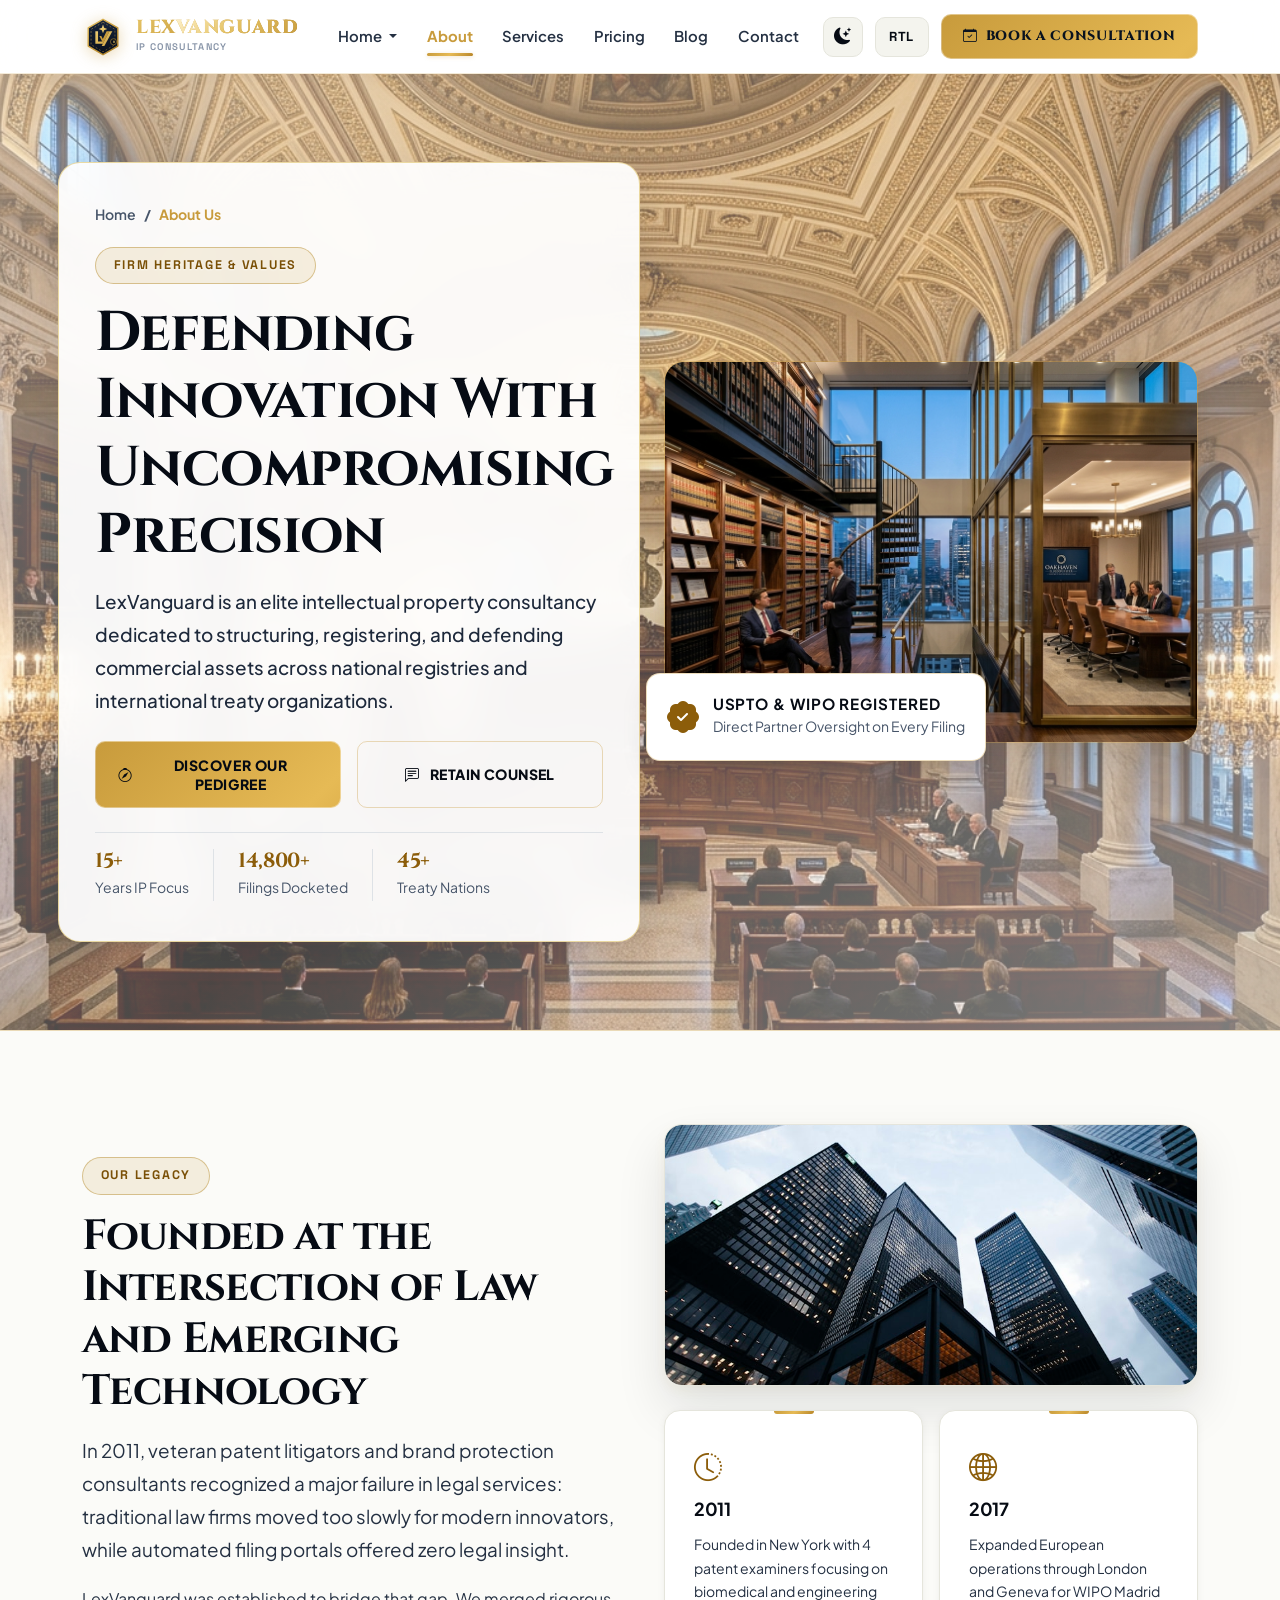
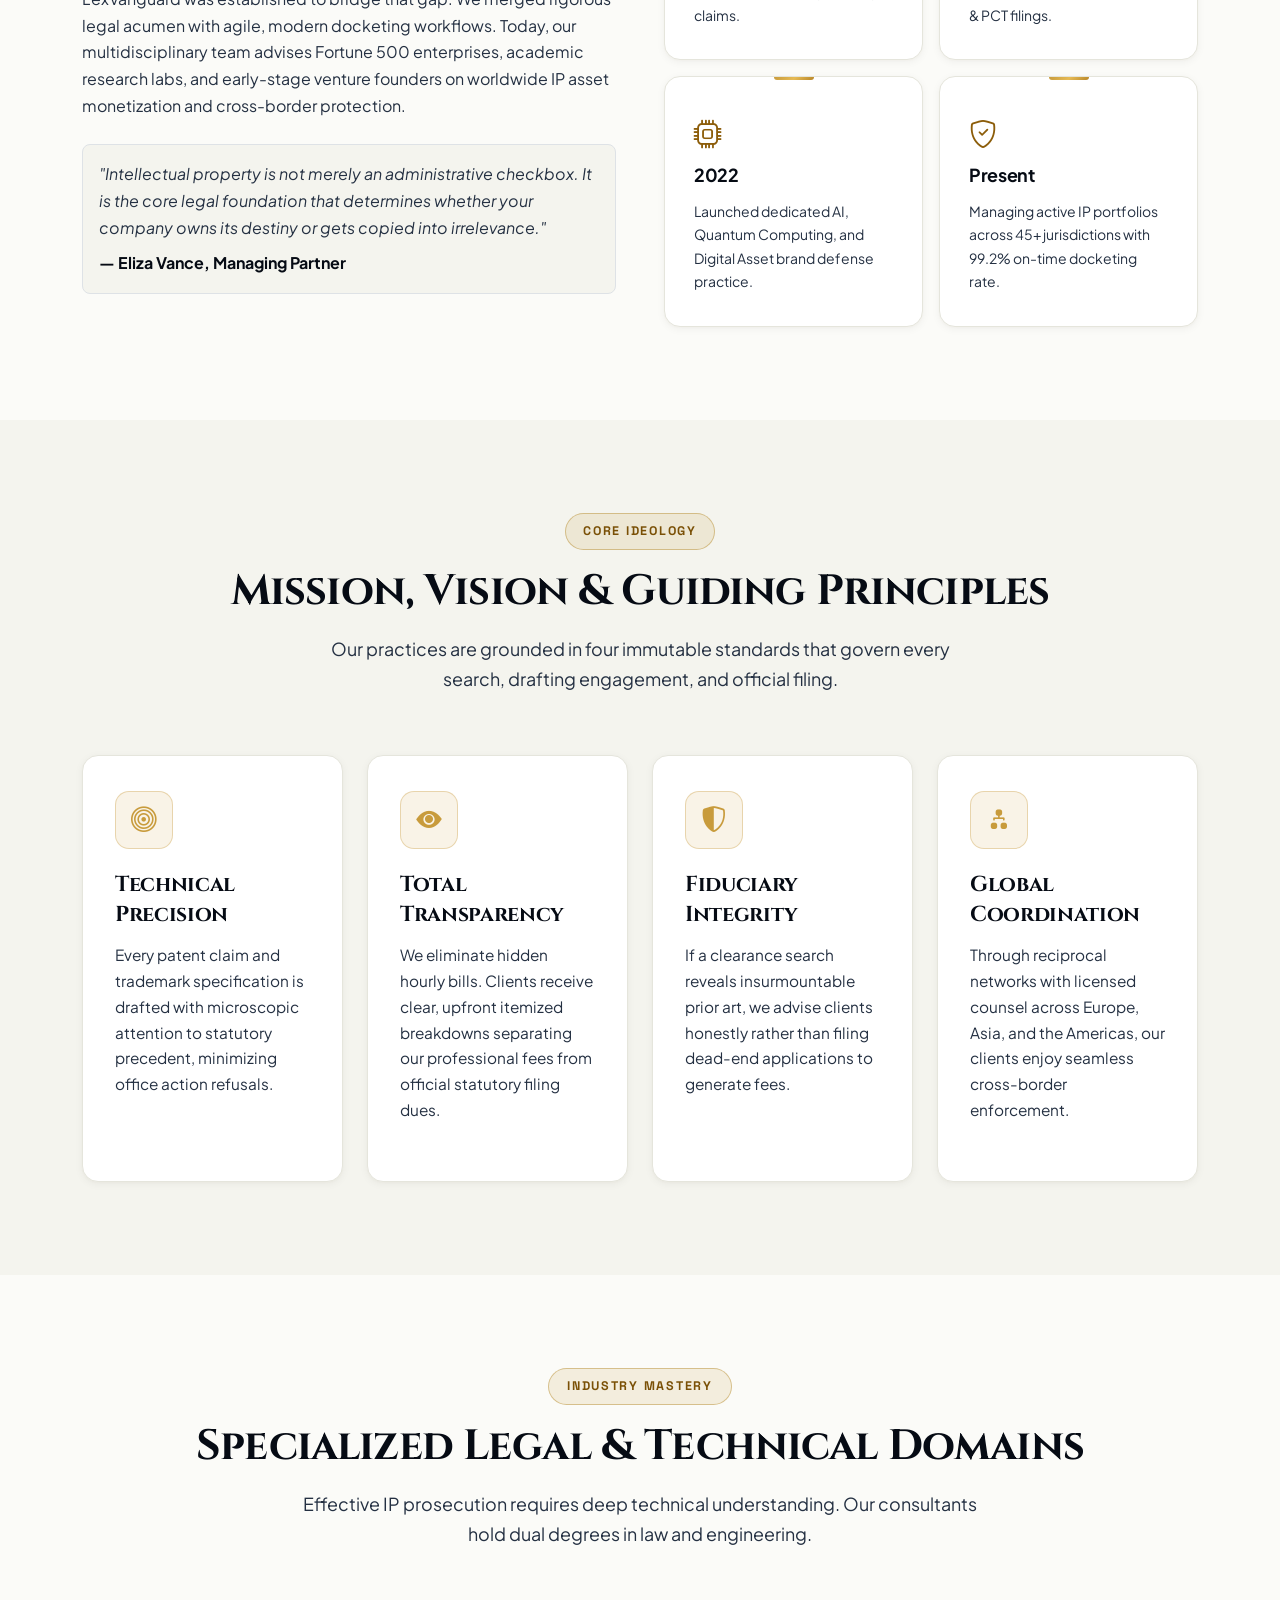
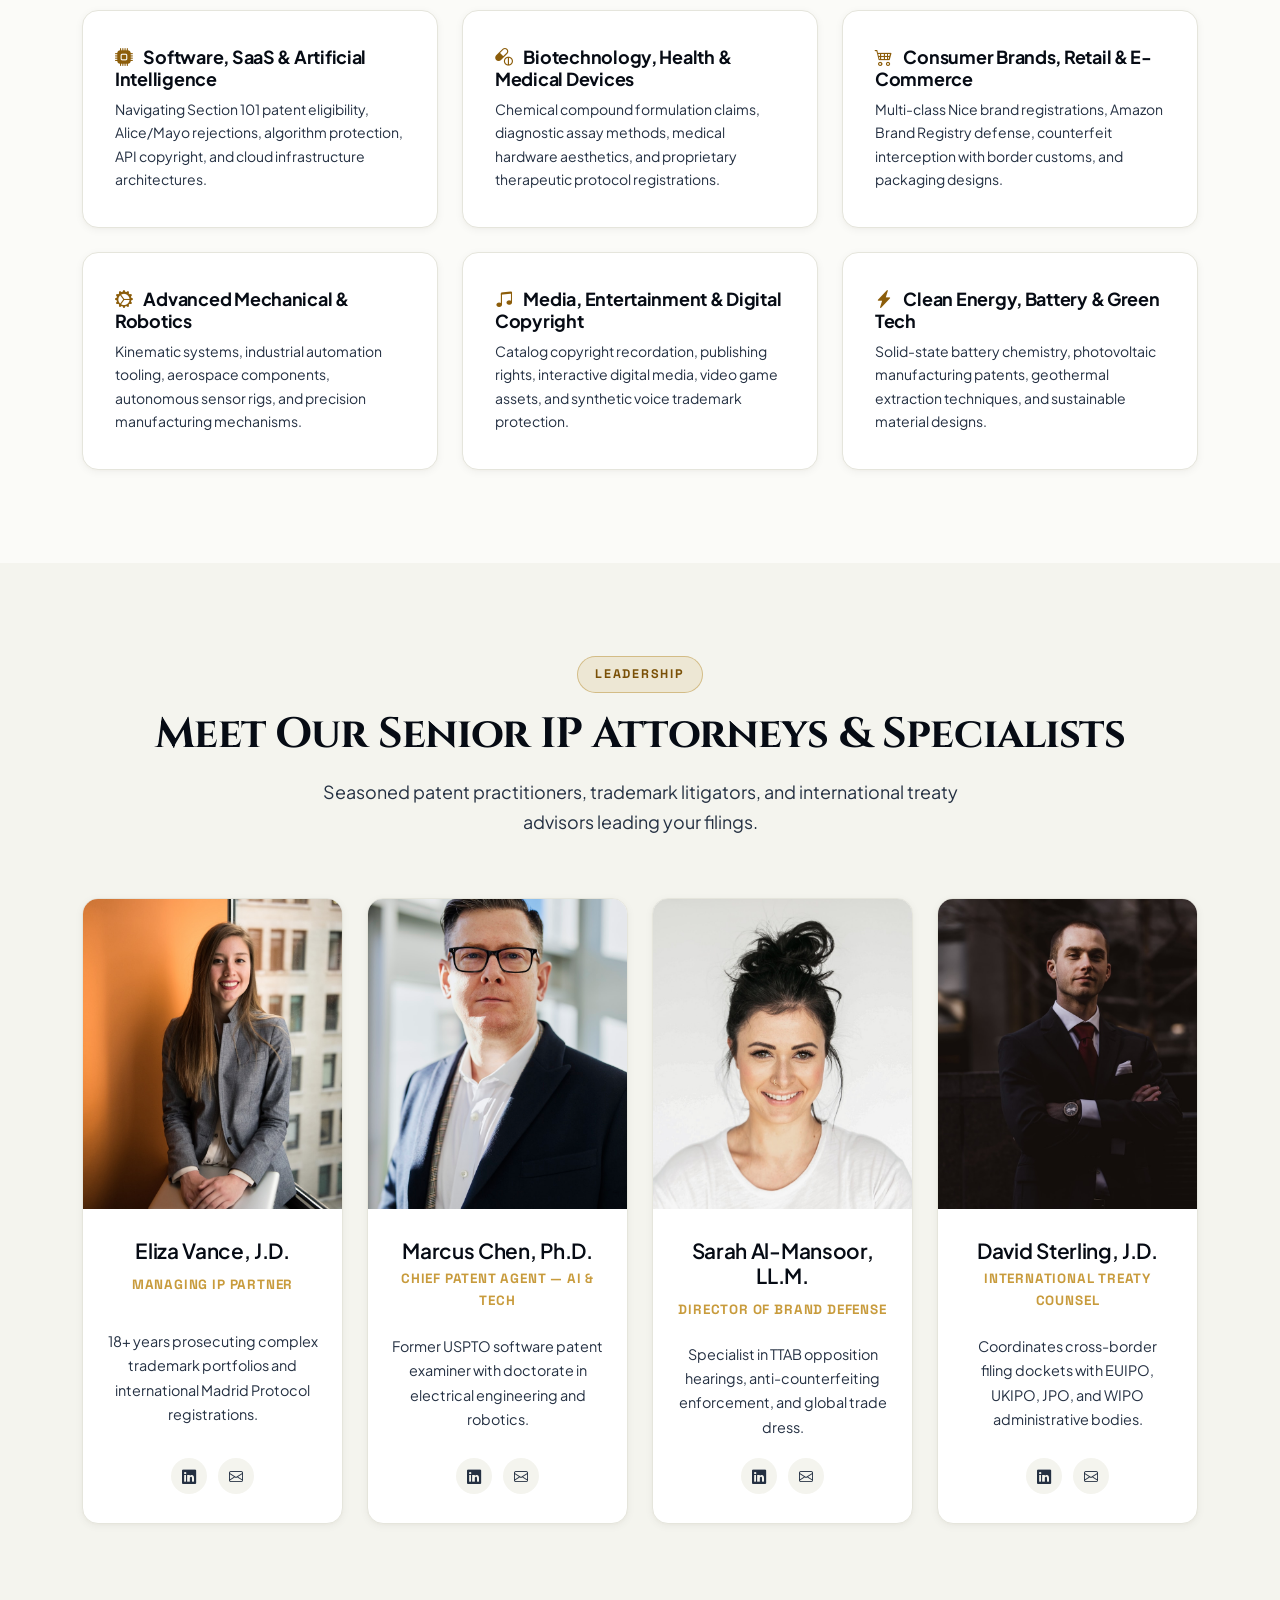
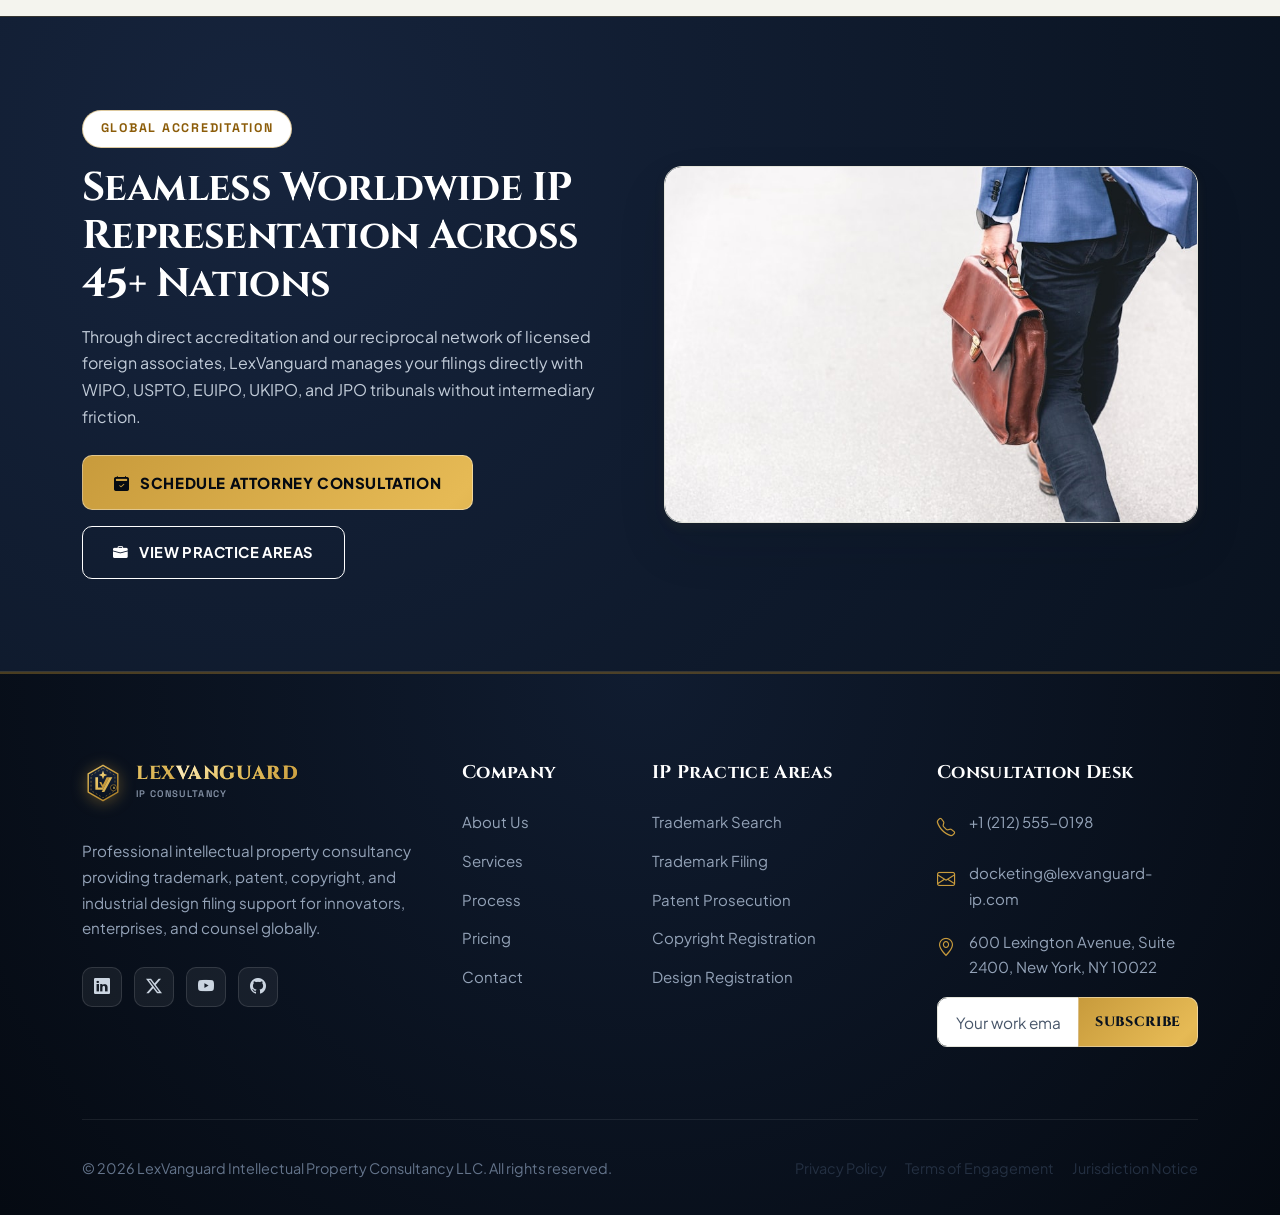
<file: about.html>
<!DOCTYPE html>
<html lang="en">
<head>
  <meta charset="UTF-8">
  <meta name="viewport" content="width=device-width, initial-scale=1.0">
  <title>About LexVanguard — Intellectual Property Consultancy</title>
  <meta name="description" content="Learn about LexVanguard's 15-year legacy of protecting trademarks, patents, and innovations for global enterprises, startups, and creative visionaries.">
  <link rel="canonical" href="https://www.lexvanguard-ip.com/about.html">

  <!-- Favicon and Brand Icons -->
  <link rel="icon" type="image/svg+xml" href="assets/icons/favicon.svg">
  <link rel="icon" type="image/png" sizes="32x32" href="assets/icons/favicon-32x32.png">
  <link rel="icon" type="image/png" sizes="16x16" href="assets/icons/favicon-16x16.png">
  <link rel="apple-touch-icon" sizes="180x180" href="assets/icons/apple-touch-icon.png">
  <link rel="shortcut icon" href="favicon.ico">
  <link rel="manifest" href="site.webmanifest">

  <!-- Google Fonts -->
  <link rel="preconnect" href="https://fonts.googleapis.com">
  <link rel="preconnect" href="https://fonts.gstatic.com" crossorigin>
  <link href="https://fonts.googleapis.com/css2?family=Cinzel:wght@500;600;700;800;900&family=Plus+Jakarta+Sans:ital,wght@0,300;0,400;0,500;0,600;0,700;0,800;1,400&family=Space+Grotesk:wght@500;600;700&display=swap" rel="stylesheet">

  <!-- Bootstrap 5.3 CSS & Bootstrap Icons -->
  <link href="https://cdn.jsdelivr.net/npm/bootstrap@5.3.3/dist/css/bootstrap.min.css" rel="stylesheet">
  <link rel="stylesheet" href="https://cdn.jsdelivr.net/npm/bootstrap-icons@1.11.3/font/bootstrap-icons.min.css">

  <!-- Custom CSS -->
  <link rel="stylesheet" href="assets/css/style.css">
  <link rel="stylesheet" href="assets/css/responsive.css">
  <link rel="stylesheet" href="assets/css/rtl.css">
</head>
<body>

  <!-- ==========================================================================
       GLOBAL NAVBAR
       ========================================================================== -->
      <!-- ==========================================================================
       GLOBAL HEADER / NAVBAR
       ========================================================================== -->
  <header class="lv-header">
    <div class="container-xl">
      <nav class="navbar navbar-expand-xl">
        <!-- Brand Logo -->
                <a class="navbar-brand" href="index.html">
          <div class="brand-icon">
            <svg class="brand-logo-svg" viewBox="0 0 44 44" fill="none" xmlns="http://www.w3.org/2000/svg" aria-hidden="true">
              <defs>
                <linearGradient id="lvGoldGrad" x1="4" y1="4" x2="40" y2="40" gradientUnits="userSpaceOnUse">
                  <stop offset="0%" stop-color="#E5C365"/>
                  <stop offset="50%" stop-color="#C89B3C"/>
                  <stop offset="100%" stop-color="#A27724"/>
                </linearGradient>
                <linearGradient id="lvGoldGleam" x1="10" y1="6" x2="34" y2="38" gradientUnits="userSpaceOnUse">
                  <stop offset="0%" stop-color="#FFF3CE"/>
                  <stop offset="35%" stop-color="#E5C365"/>
                  <stop offset="100%" stop-color="#C89B3C"/>
                </linearGradient>
                <linearGradient id="lvShieldFill" x1="22" y1="2" x2="22" y2="42" gradientUnits="userSpaceOnUse">
                  <stop offset="0%" stop-color="#16253E"/>
                  <stop offset="100%" stop-color="#080F1A"/>
                </linearGradient>
              </defs>
              <path d="M22 3.5L37.5 12.5V31.5L22 40.5L6.5 31.5V12.5L22 3.5Z" fill="url(#lvShieldFill)" stroke="url(#lvGoldGrad)" stroke-width="1.5" stroke-linejoin="round"/>
              <path d="M22 6.5L34.5 14V30L22 37.5L9.5 30V14L22 6.5Z" stroke="url(#lvGoldGrad)" stroke-width="0.75" stroke-dasharray="2 2" stroke-opacity="0.65" stroke-linejoin="round"/>
              <path d="M14 16V29H22V26.8H16.8V16H14Z" fill="url(#lvGoldGleam)"/>
              <path d="M22 29L28.8 16H25.8L21.8 24.2L20.2 21H18.2L21 26.5L22 29Z" fill="url(#lvGoldGrad)"/>
              <path d="M28.8 16H31.8L23.4 31.5H20.6L28.8 16Z" fill="url(#lvGoldGleam)"/>
              <path d="M22 9L23.2 12.2L26.5 13.5L23.2 14.8L22 18L20.8 14.8L17.5 13.5L20.8 12.2L22 9Z" fill="url(#lvGoldGleam)"/>
              <circle cx="33" cy="27" r="3.2" stroke="url(#lvGoldGrad)" stroke-width="0.6" fill="#080F1A"/>
              <text x="33" y="28.8" font-family="'Plus Jakarta Sans', sans-serif" font-size="3.2" font-weight="800" fill="#E5C365" text-anchor="middle">R</text>
            </svg>
          </div>
          <div class="brand-text">
            <span class="brand-name">LEX<span>VANGUARD</span></span>
            <span class="brand-sub">IP CONSULTANCY</span>
          </div>
        </a>

        <!-- Mobile Utility Actions & Hamburger -->
        <div class="d-flex align-items-center gap-2 d-xl-none">
          <button type="button" class="btn-theme-toggle" aria-label="Toggle Theme" title="Toggle Theme">
            <i class="bi bi-moon-stars-fill"></i>
          </button>
          <button type="button" class="btn-rtl-toggle" aria-label="Toggle Layout Direction" title="Toggle Layout Direction">
            <span class="rtl-text">RTL</span>
          </button>
          <button class="navbar-toggler" type="button" data-bs-toggle="collapse" data-bs-target="#navbarMain" aria-controls="navbarMain" aria-expanded="false" aria-label="Toggle navigation">
            <i class="bi bi-list fs-3"></i>
          </button>
        </div>

        <!-- Main Navigation Links & Desktop Actions -->
        <div class="collapse navbar-collapse" id="navbarMain">
                    <ul class="navbar-nav mx-auto mb-2 mb-xl-0">
            <!-- 1. Home Dropdown -->
            <li class="nav-item dropdown">
              <a class="nav-link dropdown-toggle" href="#" role="button" data-bs-toggle="dropdown" aria-expanded="false">
                Home
              </a>
              <ul class="dropdown-menu">
                <li><a class="dropdown-item" href="index.html">Home 1 — General IP</a></li>
                <li><a class="dropdown-item" href="home-2.html">Home 2 — Startup &amp; Business</a></li>
              </ul>
            </li>

            <!-- 2. About -->
            <li class="nav-item">
              <a class="nav-link active" href="about.html">About</a>
            </li>

            <!-- 3. Services -->
            <li class="nav-item">
              <a class="nav-link" href="services.html">Services</a>
            </li>

            <!-- 4. Pricing -->
            <li class="nav-item">
              <a class="nav-link" href="pricing.html">Pricing</a>
            </li>

            <!-- 5. Blog -->
            <li class="nav-item">
              <a class="nav-link" href="blog.html">Blog</a>
            </li>

            <!-- 6. Contact -->
            <li class="nav-item">
              <a class="nav-link" href="contact.html">Contact</a>
            </li>
          </ul>

          <!-- Desktop Utility Actions -->
          <div class="header-actions">
            <button type="button" class="btn-theme-toggle d-none d-xl-inline-flex" aria-label="Toggle Theme" title="Toggle Theme">
              <i class="bi bi-moon-stars-fill"></i>
            </button>

            <button type="button" class="btn-rtl-toggle d-none d-xl-inline-flex" aria-label="Toggle Layout Direction" title="Toggle Layout Direction">
              <span class="rtl-text">RTL</span>
            </button>

            <a href="contact.html" class="btn-consultation">
              <i class="bi bi-calendar-check"></i>
              <span>Book a Consultation</span>
            </a>
          </div>
        </div>
      </nav>
    </div>
  </header>

  <!-- ==========================================================================
       MAIN CONTENT (6 Substantial Content Sections)
       ========================================================================== -->
  <main>

    <!-- SECTION 1: HERO (About Us Overview & Dedicated Image) -->
    <section class="inner-hero position-relative overflow-hidden">
      <!-- Judicial Heritage Background -->
      <div class="hero-backdrop">
        <img src="assets/images/hero/hero-bg-about.jpg" alt="International Court of Arbitration and Judicial Council Chamber" class="hero-backdrop-img">
        <div class="hero-backdrop-overlay"></div>
      </div>

      <div class="container position-relative" style="z-index: 2;">
        <div class="row align-items-center g-5">
          <div class="col-lg-6 inner-hero-content">
            <nav aria-label="breadcrumb">
              <ol class="breadcrumb">
                <li class="breadcrumb-item"><a href="index.html">Home</a></li>
                <li class="breadcrumb-item active" aria-current="page">About Us</li>
              </ol>
            </nav>
            <div class="section-badge">Firm Heritage & Values</div>
            <h1 class="display-4 fw-bold mb-3">Defending Innovation With Uncompromising Precision</h1>
            <p class="lead mb-4">
              LexVanguard is an elite intellectual property consultancy dedicated to structuring, registering, and defending commercial assets across national registries and international treaty organizations.
            </p>
            <div class="hero-cta-pair mb-4">
              <a href="#firm-story" class="btn-custom-primary" style="color: #050a12 !important; font-weight: 800; letter-spacing: 0.04em;">
                <i class="bi bi-compass"></i> Discover Our Pedigree
              </a>
              <a href="contact.html" class="btn-custom-outline">
                <i class="bi bi-chat-left-text"></i> Retain Counsel
              </a>
            </div>

            <div class="d-flex align-items-center gap-4 pt-3 border-top">
              <div>
                <h4 class="text-accent mb-0 fw-bold">15+</h4>
                <small class="text-muted">Years IP Focus</small>
              </div>
              <div class="border-start ps-4">
                <h4 class="text-accent mb-0 fw-bold">14,800+</h4>
                <small class="text-muted">Filings Docketed</small>
              </div>
              <div class="border-start ps-4">
                <h4 class="text-accent mb-0 fw-bold">45+</h4>
                <small class="text-muted">Treaty Nations</small>
              </div>
            </div>
          </div>

          <div class="col-lg-6">
            <!-- Dedicated Executive Archival Heritage Hero Composition -->
            <div class="hero-about-showcase">
              <div class="hero-about-frame">
                <img src="assets/images/office/office-consultancy.jpg" alt="LexVanguard Law Firm Headquarters Library and Executive Meeting Chamber" class="img-fluid">
              </div>
              <div class="hero-about-seal d-none d-sm-flex">
                <div class="text-accent">
                  <i class="bi bi-patch-check-fill fs-2"></i>
                </div>
                <div>
                  <h6 class="fw-bold mb-0 text-primary">USPTO &amp; WIPO Registered</h6>
                  <span class="small text-muted">Direct Partner Oversight on Every Filing</span>
                </div>
              </div>
            </div>
          </div>
        </div>
      </div>
    </section>

    <!-- SECTION 2: OUR STORY & FOUNDING BACKGROUND -->
    <section class="section-py">
      <div class="container">
        <div class="row align-items-center g-5">
          <div class="col-lg-6">
            <div class="section-badge">Our Legacy</div>
            <h2 class="section-title">Founded at the Intersection of Law and Emerging Technology</h2>
            <p class="lead text-secondary">
              In 2011, veteran patent litigators and brand protection consultants recognized a major failure in legal services: traditional law firms moved too slowly for modern innovators, while automated filing portals offered zero legal insight.
            </p>
            <p class="text-secondary">
              LexVanguard was established to bridge that gap. We merged rigorous legal acumen with agile, modern docketing workflows. Today, our multidisciplinary team advises Fortune 500 enterprises, academic research labs, and early-stage venture founders on worldwide IP asset monetization and cross-border protection.
            </p>
            <div class="p-3 bg-alt-section rounded-3 border mt-4">
              <p class="fst-italic text-secondary mb-0">
                "Intellectual property is not merely an administrative checkbox. It is the core legal foundation that determines whether your company owns its destiny or gets copied into irrelevance."
              </p>
              <div class="fw-bold mt-2 text-primary">— Eliza Vance, Managing Partner</div>
            </div>
          </div>

          <div class="col-lg-6">
            <div class="section-side-img-wrap mb-4">
              <img src="assets/images/office/firm-story.jpg" alt="LexVanguard Founding Partners Historical Legal Archive" class="img-fluid rounded-4 w-100 shadow-sm" style="max-height: 260px; object-fit: cover;">
            </div>
            <div class="row g-3">
              <div class="col-sm-6">
                <div class="stat-box h-100 text-start">
                  <i class="bi bi-clock-history text-accent fs-3 mb-2 d-block"></i>
                  <h5 class="fw-bold">2011</h5>
                  <p class="small text-secondary mb-0">Founded in New York with 4 patent examiners focusing on biomedical and engineering claims.</p>
                </div>
              </div>
              <div class="col-sm-6">
                <div class="stat-box h-100 text-start">
                  <i class="bi bi-globe2 text-accent fs-3 mb-2 d-block"></i>
                  <h5 class="fw-bold">2017</h5>
                  <p class="small text-secondary mb-0">Expanded European operations through London and Geneva for WIPO Madrid & PCT filings.</p>
                </div>
              </div>
              <div class="col-sm-6">
                <div class="stat-box h-100 text-start">
                  <i class="bi bi-cpu text-accent fs-3 mb-2 d-block"></i>
                  <h5 class="fw-bold">2022</h5>
                  <p class="small text-secondary mb-0">Launched dedicated AI, Quantum Computing, and Digital Asset brand defense practice.</p>
                </div>
              </div>
              <div class="col-sm-6">
                <div class="stat-box h-100 text-start">
                  <i class="bi bi-shield-check text-accent fs-3 mb-2 d-block"></i>
                  <h5 class="fw-bold">Present</h5>
                  <p class="small text-secondary mb-0">Managing active IP portfolios across 45+ jurisdictions with 99.2% on-time docketing rate.</p>
                </div>
              </div>
            </div>
          </div>
        </div>
      </div>
    </section>

    <!-- SECTION 3: MISSION, VISION & ETHICAL PRINCIPLES -->
    <section class="section-py bg-alt-section">
      <div class="container">
        <div class="section-header text-center">
          <div class="section-badge">Core Ideology</div>
          <h2 class="section-title">Mission, Vision & Guiding Principles</h2>
          <p class="section-desc">Our practices are grounded in four immutable standards that govern every search, drafting engagement, and official filing.</p>
        </div>

        <div class="row g-4">
          <div class="col-md-6 col-lg-3">
            <div class="ip-card">
              <div class="ip-card-icon">
                <i class="bi bi-bullseye"></i>
              </div>
              <h4 class="ip-card-title">Technical Precision</h4>
              <p class="ip-card-desc">Every patent claim and trademark specification is drafted with microscopic attention to statutory precedent, minimizing office action refusals.</p>
            </div>
          </div>

          <div class="col-md-6 col-lg-3">
            <div class="ip-card">
              <div class="ip-card-icon">
                <i class="bi bi-eye-fill"></i>
              </div>
              <h4 class="ip-card-title">Total Transparency</h4>
              <p class="ip-card-desc">We eliminate hidden hourly bills. Clients receive clear, upfront itemized breakdowns separating our professional fees from official statutory filing dues.</p>
            </div>
          </div>

          <div class="col-md-6 col-lg-3">
            <div class="ip-card">
              <div class="ip-card-icon">
                <i class="bi bi-shield-shaded"></i>
              </div>
              <h4 class="ip-card-title">Fiduciary Integrity</h4>
              <p class="ip-card-desc">If a clearance search reveals insurmountable prior art, we advise clients honestly rather than filing dead-end applications to generate fees.</p>
            </div>
          </div>

          <div class="col-md-6 col-lg-3">
            <div class="ip-card">
              <div class="ip-card-icon">
                <i class="bi bi-diagram-2-fill"></i>
              </div>
              <h4 class="ip-card-title">Global Coordination</h4>
              <p class="ip-card-desc">Through reciprocal networks with licensed counsel across Europe, Asia, and the Americas, our clients enjoy seamless cross-border enforcement.</p>
            </div>
          </div>
        </div>
      </div>
    </section>

    <!-- SECTION 4: TECHNICAL & LEGAL EXPERTISE AREAS -->
    <section class="section-py">
      <div class="container">
        <div class="section-header text-center">
          <div class="section-badge">Industry Mastery</div>
          <h2 class="section-title">Specialized Legal & Technical Domains</h2>
          <p class="section-desc">Effective IP prosecution requires deep technical understanding. Our consultants hold dual degrees in law and engineering.</p>
        </div>

        <div class="row g-4">
          <div class="col-md-4">
            <div class="ip-card">
              <h5 class="fw-bold mb-2"><i class="bi bi-cpu-fill text-accent me-2"></i> Software, SaaS & Artificial Intelligence</h5>
              <p class="text-secondary small mb-0">Navigating Section 101 patent eligibility, Alice/Mayo rejections, algorithm protection, API copyright, and cloud infrastructure architectures.</p>
            </div>
          </div>

          <div class="col-md-4">
            <div class="ip-card">
              <h5 class="fw-bold mb-2"><i class="bi bi-capsule-pill text-accent me-2"></i> Biotechnology, Health & Medical Devices</h5>
              <p class="text-secondary small mb-0">Chemical compound formulation claims, diagnostic assay methods, medical hardware aesthetics, and proprietary therapeutic protocol registrations.</p>
            </div>
          </div>

          <div class="col-md-4">
            <div class="ip-card">
              <h5 class="fw-bold mb-2"><i class="bi bi-cart4 text-accent me-2"></i> Consumer Brands, Retail & E-Commerce</h5>
              <p class="text-secondary small mb-0">Multi-class Nice brand registrations, Amazon Brand Registry defense, counterfeit interception with border customs, and packaging designs.</p>
            </div>
          </div>

          <div class="col-md-4">
            <div class="ip-card">
              <h5 class="fw-bold mb-2"><i class="bi bi-gear-wide-connected text-accent me-2"></i> Advanced Mechanical & Robotics</h5>
              <p class="text-secondary small mb-0">Kinematic systems, industrial automation tooling, aerospace components, autonomous sensor rigs, and precision manufacturing mechanisms.</p>
            </div>
          </div>

          <div class="col-md-4">
            <div class="ip-card">
              <h5 class="fw-bold mb-2"><i class="bi bi-music-note-beamed text-accent me-2"></i> Media, Entertainment & Digital Copyright</h5>
              <p class="text-secondary small mb-0">Catalog copyright recordation, publishing rights, interactive digital media, video game assets, and synthetic voice trademark protection.</p>
            </div>
          </div>

          <div class="col-md-4">
            <div class="ip-card">
              <h5 class="fw-bold mb-2"><i class="bi bi-lightning-charge-fill text-accent me-2"></i> Clean Energy, Battery & Green Tech</h5>
              <p class="text-secondary small mb-0">Solid-state battery chemistry, photovoltaic manufacturing patents, geothermal extraction techniques, and sustainable material designs.</p>
            </div>
          </div>
        </div>
      </div>
    </section>

    <!-- SECTION 5: SENIOR IP CONSULTANTS & LEADERSHIP -->
    <section class="section-py bg-alt-section">
      <div class="container">
        <div class="section-header text-center">
          <div class="section-badge">Leadership</div>
          <h2 class="section-title">Meet Our Senior IP Attorneys & Specialists</h2>
          <p class="section-desc">Seasoned patent practitioners, trademark litigators, and international treaty advisors leading your filings.</p>
        </div>

        <div class="row g-4">
          <!-- Attorney 1 -->
          <div class="col-md-6 col-lg-3">
            <div class="team-card h-100 d-flex flex-column">
              <div class="team-img-wrap">
                <img src="assets/images/team/attorney-1.jpg" alt="Eliza Vance, Managing Partner" class="img-fluid">
              </div>
              <div class="team-body d-flex flex-column flex-grow-1">
                <h5 class="team-name">Eliza Vance, J.D.</h5>
                <div class="team-role">Managing IP Partner</div>
                <p class="team-bio">18+ years prosecuting complex trademark portfolios and international Madrid Protocol registrations.</p>
                <div class="team-socials mt-auto">
                  <a href="https://www.linkedin.com" class="team-social-btn" aria-label="LinkedIn" target="_blank" rel="noopener noreferrer"><i class="bi bi-linkedin"></i></a>
                  <a href="mailto:docketing@lexvanguard-ip.com" class="team-social-btn" aria-label="Email" title="Send confidential inquiry"><i class="bi bi-envelope"></i></a>
                </div>
              </div>
            </div>
          </div>

          <!-- Attorney 2 -->
          <div class="col-md-6 col-lg-3">
            <div class="team-card h-100 d-flex flex-column">
              <div class="team-img-wrap">
                <img src="assets/images/team/attorney-2.jpg" alt="Marcus Chen, Senior Patent Attorney" class="img-fluid">
              </div>
              <div class="team-body d-flex flex-column flex-grow-1">
                <h5 class="team-name">Marcus Chen, Ph.D.</h5>
                <div class="team-role">Chief Patent Agent &mdash; AI & Tech</div>
                <p class="team-bio">Former USPTO software patent examiner with doctorate in electrical engineering and robotics.</p>
                <div class="team-socials mt-auto">
                  <a href="https://www.linkedin.com" class="team-social-btn" aria-label="LinkedIn" target="_blank" rel="noopener noreferrer"><i class="bi bi-linkedin"></i></a>
                  <a href="mailto:docketing@lexvanguard-ip.com" class="team-social-btn" aria-label="Email" title="Send confidential inquiry"><i class="bi bi-envelope"></i></a>
                </div>
              </div>
            </div>
          </div>

          <!-- Attorney 3 -->
          <div class="col-md-6 col-lg-3">
            <div class="team-card h-100 d-flex flex-column">
              <div class="team-img-wrap">
                <img src="assets/images/team/attorney-3.jpg" alt="Sarah Al-Mansoor, Trademark Director" class="img-fluid">
              </div>
              <div class="team-body d-flex flex-column flex-grow-1">
                <h5 class="team-name">Sarah Al-Mansoor, LL.M.</h5>
                <div class="team-role">Director of Brand Defense</div>
                <p class="team-bio">Specialist in TTAB opposition hearings, anti-counterfeiting enforcement, and global trade dress.</p>
                <div class="team-socials mt-auto">
                  <a href="https://www.linkedin.com" class="team-social-btn" aria-label="LinkedIn" target="_blank" rel="noopener noreferrer"><i class="bi bi-linkedin"></i></a>
                  <a href="mailto:docketing@lexvanguard-ip.com" class="team-social-btn" aria-label="Email" title="Send confidential inquiry"><i class="bi bi-envelope"></i></a>
                </div>
              </div>
            </div>
          </div>

          <!-- Attorney 4 -->
          <div class="col-md-6 col-lg-3">
            <div class="team-card h-100 d-flex flex-column">
              <div class="team-img-wrap">
                <img src="assets/images/team/attorney-4.jpg" alt="David Sterling, International Treaty Lead" class="img-fluid">
              </div>
              <div class="team-body d-flex flex-column flex-grow-1">
                <h5 class="team-name">David Sterling, J.D.</h5>
                <div class="team-role">International Treaty Counsel</div>
                <p class="team-bio">Coordinates cross-border filing dockets with EUIPO, UKIPO, JPO, and WIPO administrative bodies.</p>
                <div class="team-socials mt-auto">
                  <a href="https://www.linkedin.com" class="team-social-btn" aria-label="LinkedIn" target="_blank" rel="noopener noreferrer"><i class="bi bi-linkedin"></i></a>
                  <a href="mailto:docketing@lexvanguard-ip.com" class="team-social-btn" aria-label="Email" title="Send confidential inquiry"><i class="bi bi-envelope"></i></a>
                </div>
              </div>
            </div>
          </div>
        </div>
      </div>
    </section>

    <!-- SECTION 6: GLOBAL NETWORK & ACCREDITATIONS CTA -->
    <section class="section-py bg-dark-accent">
      <div class="container">
        <div class="row align-items-center g-5">
          <div class="col-lg-6 text-light">
            <div class="section-badge bg-white-subtle text-accent mb-3">Global Accreditation</div>
            <h2 class="display-6 fw-bold text-white mb-3">Seamless Worldwide IP Representation Across 45+ Nations</h2>
            <p class="text-light opacity-75 mb-4">
              Through direct accreditation and our reciprocal network of licensed foreign associates, LexVanguard manages your filings directly with WIPO, USPTO, EUIPO, UKIPO, and JPO tribunals without intermediary friction.
            </p>
            <div class="d-flex flex-wrap gap-3">
              <a href="contact.html" class="btn-custom-primary">
                <i class="bi bi-calendar2-check-fill"></i> Schedule Attorney Consultation
              </a>
              <a href="services.html" class="btn-custom-outline text-white border-white">
                <i class="bi bi-briefcase-fill"></i> View Practice Areas
              </a>
            </div>
          </div>
          <div class="col-lg-6">
            <div class="section-side-img-wrap">
              <img src="assets/images/office/international-network.jpg" alt="Global Intellectual Property Treaty Network and Operations" class="img-fluid rounded-4 w-100 shadow-lg" style="max-height: 360px; object-fit: cover;">
            </div>
          </div>
        </div>
      </div>
    </section>

  </main>

  <!-- ==========================================================================
       GLOBAL FOOTER
       ========================================================================== -->
  <footer class="lv-footer">
    <div class="container">
      <div class="row g-4 justify-content-between">
        <div class="col-lg-4 col-md-6 footer-brand">
          <a class="navbar-brand mb-3" href="index.html">
            <div class="brand-icon">
              <svg class="brand-logo-svg" viewBox="0 0 44 44" fill="none" xmlns="http://www.w3.org/2000/svg" aria-hidden="true">
                <defs>
                  <linearGradient id="lvGoldGradF" x1="4" y1="4" x2="40" y2="40" gradientUnits="userSpaceOnUse">
                    <stop offset="0%" stop-color="#E5C365"/>
                    <stop offset="50%" stop-color="#C89B3C"/>
                    <stop offset="100%" stop-color="#A27724"/>
                  </linearGradient>
                  <linearGradient id="lvGoldGleamF" x1="10" y1="6" x2="34" y2="38" gradientUnits="userSpaceOnUse">
                    <stop offset="0%" stop-color="#FFF3CE"/>
                    <stop offset="35%" stop-color="#E5C365"/>
                    <stop offset="100%" stop-color="#C89B3C"/>
                  </linearGradient>
                  <linearGradient id="lvShieldFillF" x1="22" y1="2" x2="22" y2="42" gradientUnits="userSpaceOnUse">
                    <stop offset="0%" stop-color="#16253E"/>
                    <stop offset="100%" stop-color="#080F1A"/>
                  </linearGradient>
                </defs>
                <path d="M22 3.5L37.5 12.5V31.5L22 40.5L6.5 31.5V12.5L22 3.5Z" fill="url(#lvShieldFillF)" stroke="url(#lvGoldGradF)" stroke-width="1.5" stroke-linejoin="round"/>
                <path d="M22 6.5L34.5 14V30L22 37.5L9.5 30V14L22 6.5Z" stroke="url(#lvGoldGradF)" stroke-width="0.75" stroke-dasharray="2 2" stroke-opacity="0.65" stroke-linejoin="round"/>
                <path d="M14 16V29H22V26.8H16.8V16H14Z" fill="url(#lvGoldGleamF)"/>
                <path d="M22 29L28.8 16H25.8L21.8 24.2L20.2 21H18.2L21 26.5L22 29Z" fill="url(#lvGoldGradF)"/>
                <path d="M28.8 16H31.8L23.4 31.5H20.6L28.8 16Z" fill="url(#lvGoldGleamF)"/>
                <path d="M22 9L23.2 12.2L26.5 13.5L23.2 14.8L22 18L20.8 14.8L17.5 13.5L20.8 12.2L22 9Z" fill="url(#lvGoldGleamF)"/>
                <circle cx="33" cy="27" r="3.2" stroke="url(#lvGoldGradF)" stroke-width="0.6" fill="#080F1A"/>
                <text x="33" y="28.8" font-family="'Plus Jakarta Sans', sans-serif" font-size="3.2" font-weight="800" fill="#E5C365" text-anchor="middle">R</text>
              </svg>
            </div>
            <div class="brand-text">
              <span class="brand-name">LEX<span>VANGUARD</span></span>
              <span class="brand-sub">IP CONSULTANCY</span>
            </div>
          </a>
          <p class="footer-desc">
            Professional intellectual property consultancy providing trademark, patent, copyright, and industrial design filing support for innovators, enterprises, and counsel globally.
          </p>
          <div class="footer-social-links">
            <a href="https://www.linkedin.com" class="footer-social-btn" aria-label="LinkedIn" target="_blank" rel="noopener noreferrer"><i class="bi bi-linkedin"></i></a>
            <a href="https://x.com" class="footer-social-btn" aria-label="Twitter" target="_blank" rel="noopener noreferrer"><i class="bi bi-twitter-x"></i></a>
            <a href="https://www.youtube.com" class="footer-social-btn" aria-label="YouTube" target="_blank" rel="noopener noreferrer"><i class="bi bi-youtube"></i></a>
            <a href="https://github.com" class="footer-social-btn" aria-label="GitHub" target="_blank" rel="noopener noreferrer"><i class="bi bi-github"></i></a>
          </div>
        </div>

        <div class="col-lg-2 col-md-3 col-6">
          <h4 class="footer-title">Company</h4>
          <ul class="footer-links">
            <li><a href="about.html">About Us</a></li>
            <li><a href="services.html">Services</a></li>
            <li><a href="services.html#process">Process</a></li>
            <li><a href="pricing.html">Pricing</a></li>
            <li><a href="contact.html">Contact</a></li>
          </ul>
        </div>

        <div class="col-lg-3 col-md-3 col-6">
          <h4 class="footer-title">IP Practice Areas</h4>
          <ul class="footer-links">
            <li><a href="services.html">Trademark Search</a></li>
            <li><a href="service-details.html">Trademark Filing</a></li>
            <li><a href="services.html">Patent Prosecution</a></li>
            <li><a href="services.html">Copyright Registration</a></li>
            <li><a href="services.html">Design Registration</a></li>
          </ul>
        </div>

        <div class="col-lg-3 col-md-6">
          <h4 class="footer-title">Consultation Desk</h4>
          <div class="footer-contact-item">
            <i class="bi bi-telephone"></i>
            <span>+1 (212) 555-0198</span>
          </div>
          <div class="footer-contact-item">
            <i class="bi bi-envelope"></i>
            <span>docketing@lexvanguard-ip.com</span>
          </div>
          <div class="footer-contact-item">
            <i class="bi bi-geo-alt"></i>
            <span>600 Lexington Avenue, Suite 2400, New York, NY 10022</span>
          </div>

          <div class="mt-3">
            <form class="js-newsletter-form">
              <div class="input-group">
                <input type="email" class="form-control form-control-sm" placeholder="Your work email..." required aria-label="Subscribe to newsletter">
                <button class="btn btn-consultation btn-sm px-3" type="submit">Subscribe</button>
              </div>
            </form>
          </div>
        </div>
      </div>

      <div class="footer-bottom">
        <div class="row align-items-center">
          <div class="col-md-6 text-center text-md-start">
            &copy; 2026 LexVanguard Intellectual Property Consultancy LLC. All rights reserved.
          </div>
          <div class="col-md-6 text-center text-md-end mt-2 mt-md-0">
            <a href="contact.html" class="text-secondary text-decoration-none me-3">Privacy Policy</a>
            <a href="contact.html" class="text-secondary text-decoration-none me-3">Terms of Engagement</a>
            <a href="contact.html" class="text-secondary text-decoration-none">Jurisdiction Notice</a>
          </div>
        </div>
      </div>
    </div>
  </footer>

  <!-- Bootstrap 5.3 Bundle JS -->
  <script src="https://cdn.jsdelivr.net/npm/bootstrap@5.3.3/dist/js/bootstrap.bundle.min.js"></script>

  <!-- Core Template JS -->
  <script src="assets/js/theme.js"></script>
  <script src="assets/js/rtl.js"></script>
  <script src="assets/js/main.js"></script>
  <script src="assets/js/forms.js"></script>
  <script src="assets/js/faq.js"></script>
  <script src="assets/js/filters.js"></script>

</body>
</html>
</file>
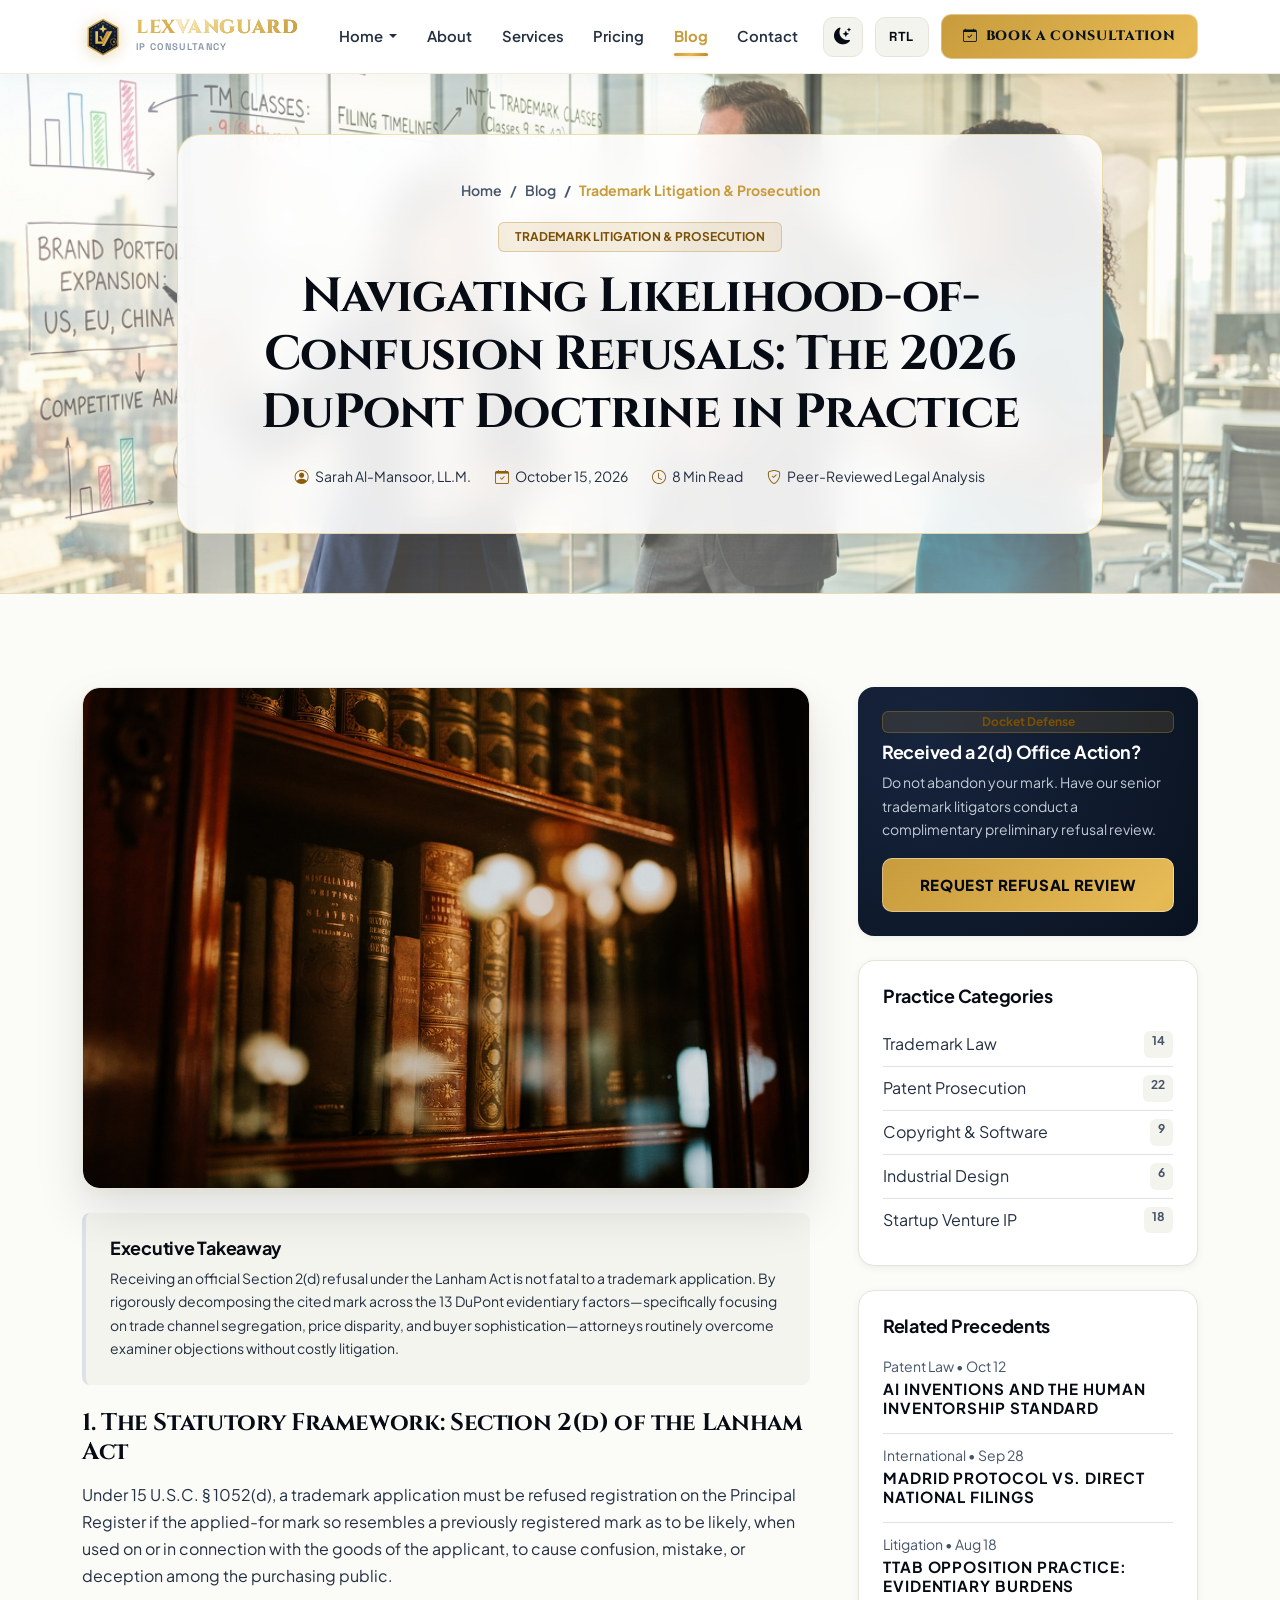
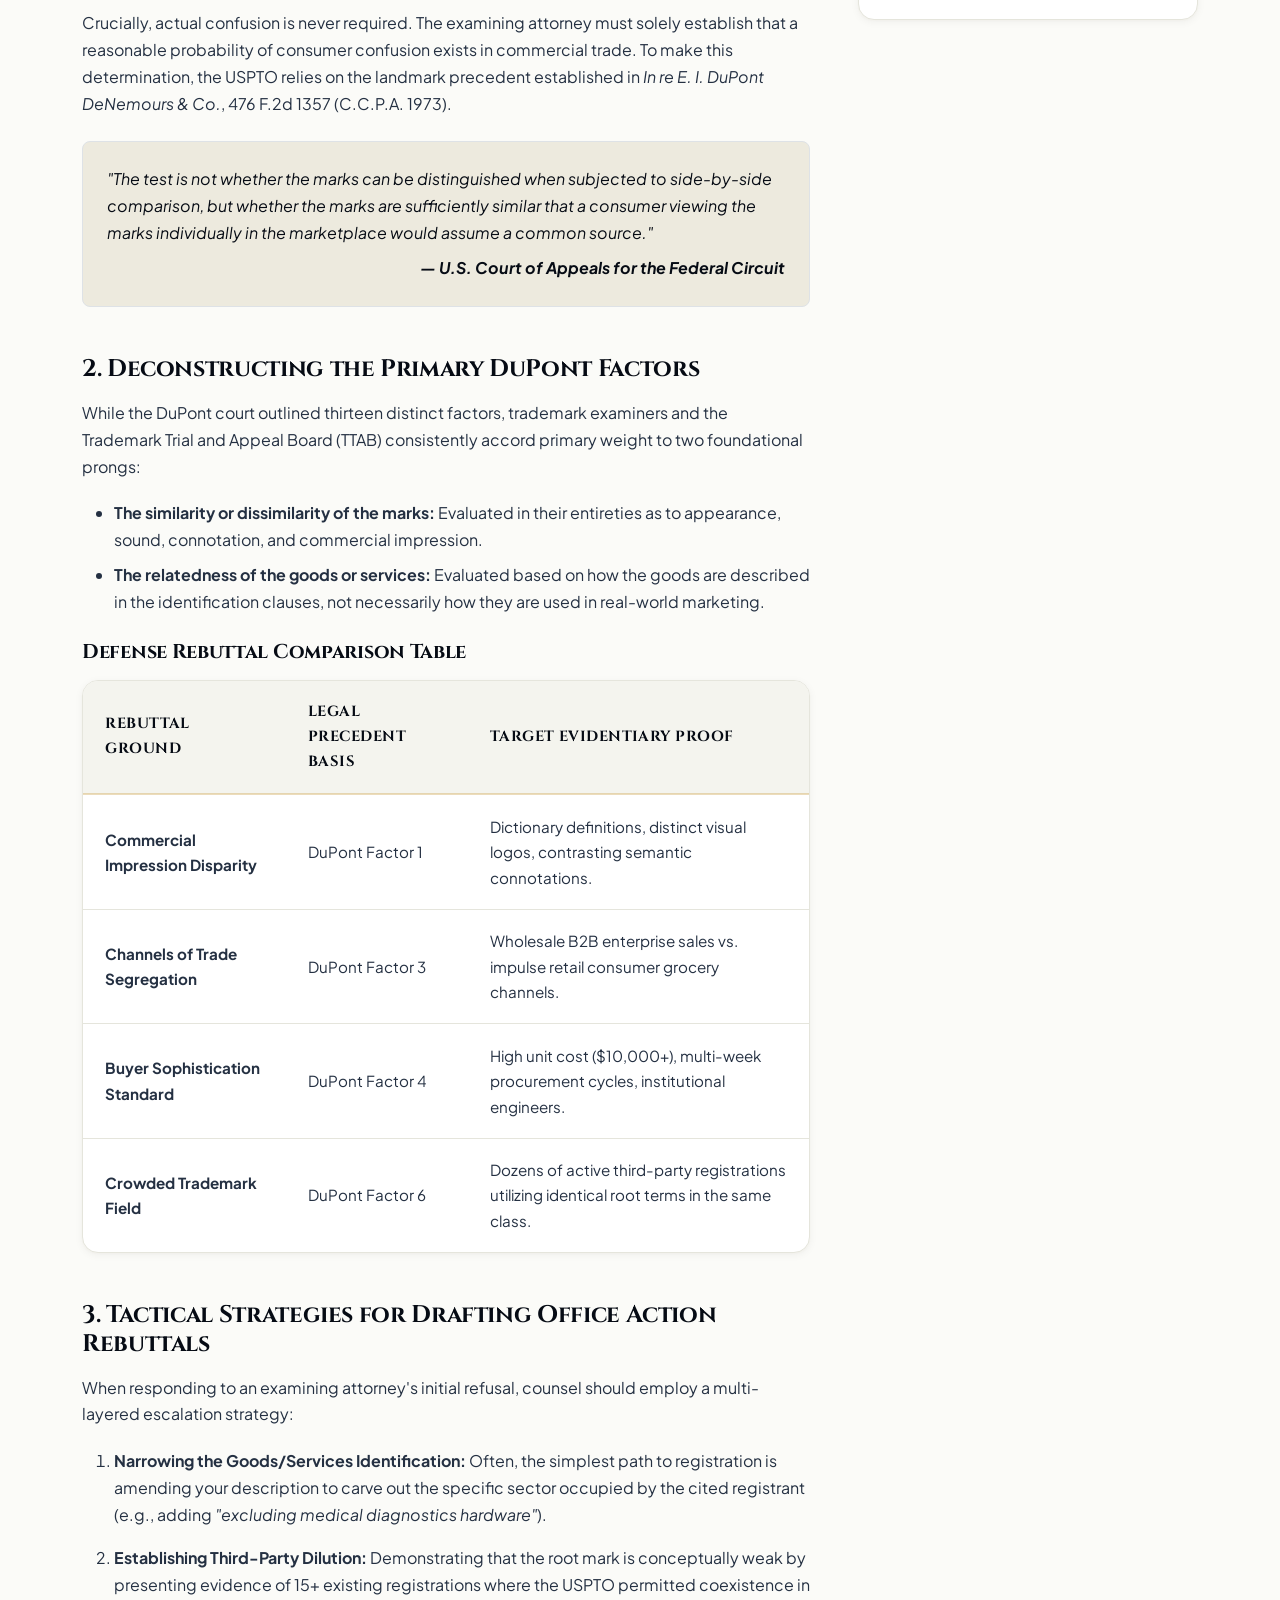
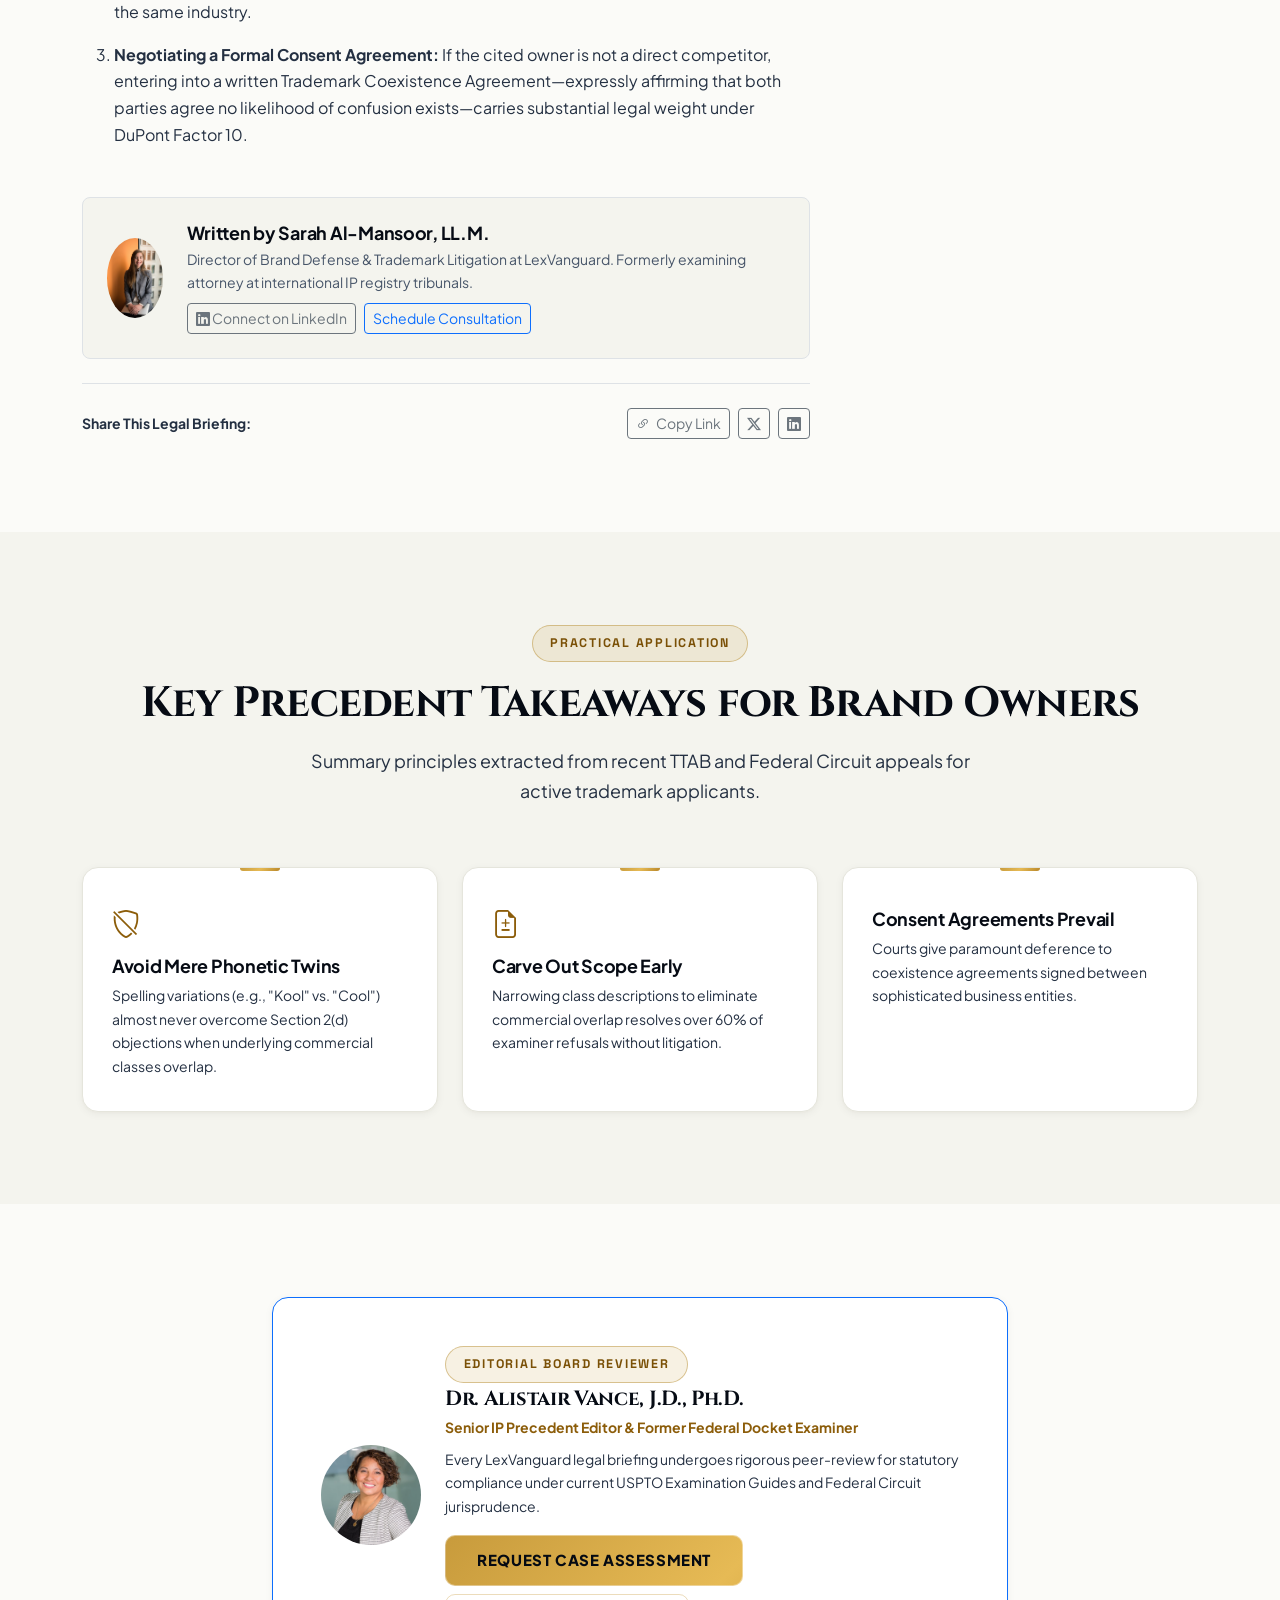
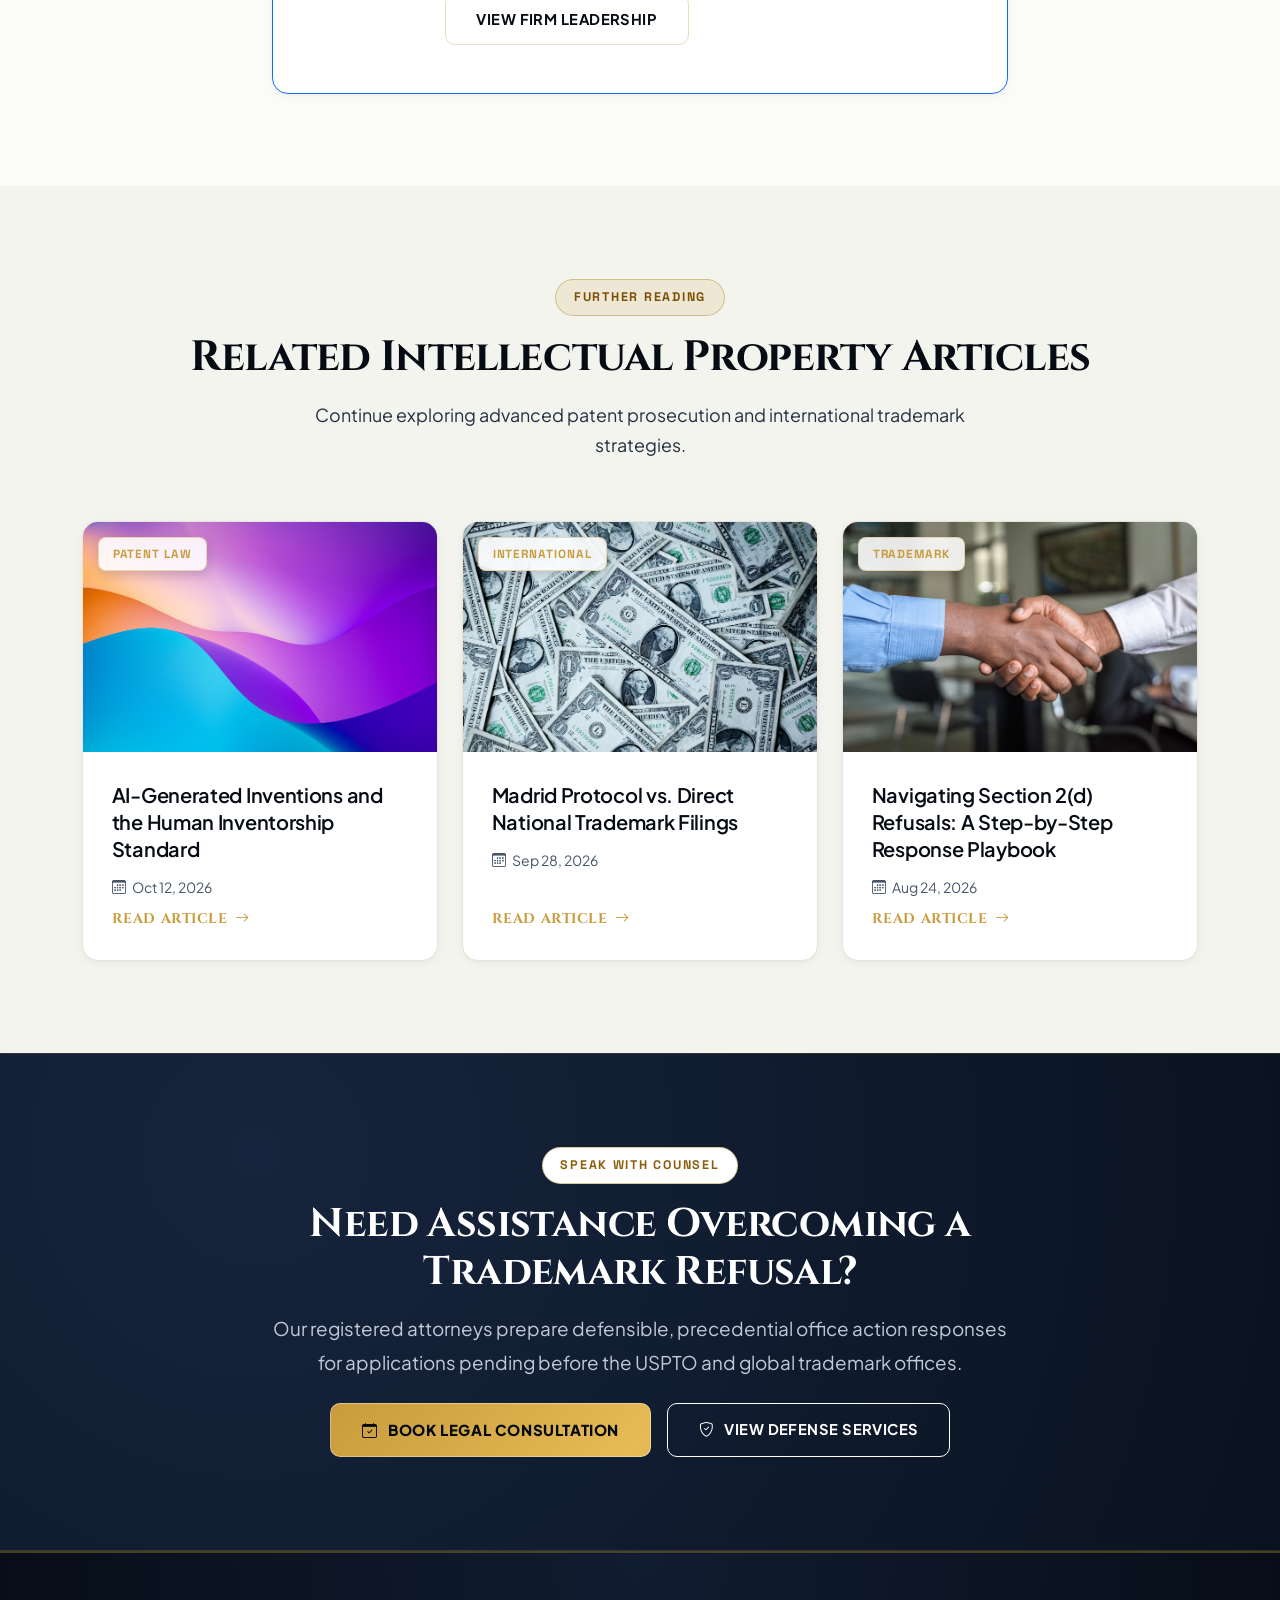
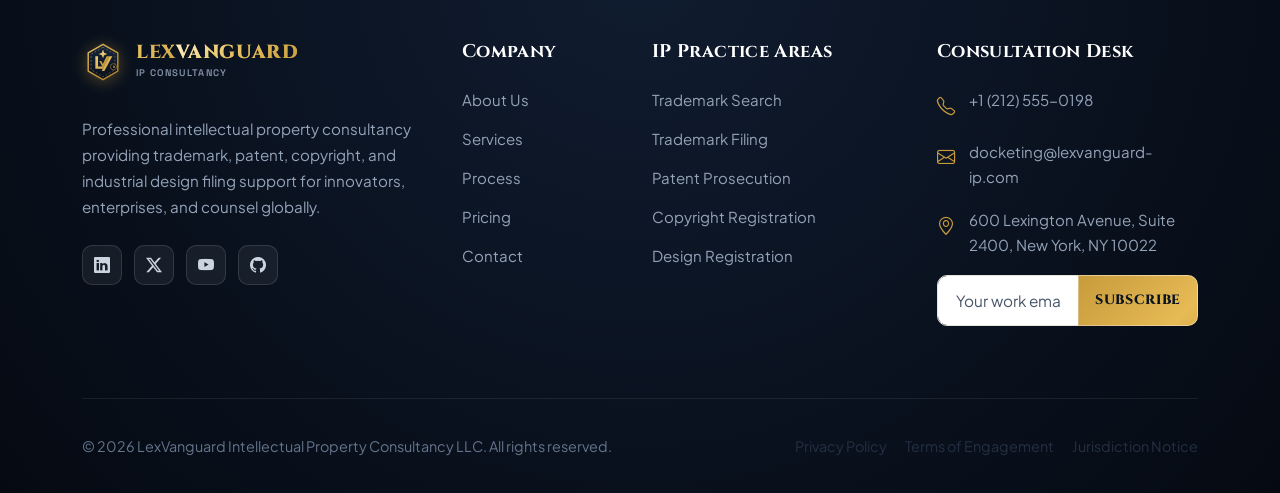
<file: blog-details.html>
<!DOCTYPE html>
<html lang="en">
<head>
  <meta charset="UTF-8">
  <meta name="viewport" content="width=device-width, initial-scale=1.0">
  <title>Navigating Likelihood-of-Confusion Refusals: The 2026 DuPont Doctrine — LexVanguard</title>
  <meta name="description" content="A comprehensive legal analysis of USPTO Section 2(d) trademark refusals, the 13 DuPont evidentiary factors, and successful office action rebuttal tactics.">
  <link rel="canonical" href="https://www.lexvanguard-ip.com/blog-details.html">

  <!-- Favicon and Brand Icons -->
  <link rel="icon" type="image/svg+xml" href="assets/icons/favicon.svg">
  <link rel="icon" type="image/png" sizes="32x32" href="assets/icons/favicon-32x32.png">
  <link rel="icon" type="image/png" sizes="16x16" href="assets/icons/favicon-16x16.png">
  <link rel="apple-touch-icon" sizes="180x180" href="assets/icons/apple-touch-icon.png">
  <link rel="shortcut icon" href="favicon.ico">
  <link rel="manifest" href="site.webmanifest">

  <!-- Google Fonts -->
  <link rel="preconnect" href="https://fonts.googleapis.com">
  <link rel="preconnect" href="https://fonts.gstatic.com" crossorigin>
  <link href="https://fonts.googleapis.com/css2?family=Cinzel:wght@500;600;700;800;900&family=Plus+Jakarta+Sans:ital,wght@0,300;0,400;0,500;0,600;0,700;0,800;1,400&family=Space+Grotesk:wght@500;600;700&display=swap" rel="stylesheet">

  <!-- Bootstrap 5.3 CSS & Bootstrap Icons -->
  <link href="https://cdn.jsdelivr.net/npm/bootstrap@5.3.3/dist/css/bootstrap.min.css" rel="stylesheet">
  <link rel="stylesheet" href="https://cdn.jsdelivr.net/npm/bootstrap-icons@1.11.3/font/bootstrap-icons.min.css">

  <!-- Custom CSS -->
  <link rel="stylesheet" href="assets/css/style.css">
  <link rel="stylesheet" href="assets/css/responsive.css">
  <link rel="stylesheet" href="assets/css/rtl.css">
</head>
<body>

  <!-- ==========================================================================
       GLOBAL NAVBAR
       ========================================================================== -->
      <!-- ==========================================================================
       GLOBAL HEADER / NAVBAR
       ========================================================================== -->
  <header class="lv-header">
    <div class="container-xl">
      <nav class="navbar navbar-expand-xl">
        <!-- Brand Logo -->
                <a class="navbar-brand" href="index.html">
          <div class="brand-icon">
            <svg class="brand-logo-svg" viewBox="0 0 44 44" fill="none" xmlns="http://www.w3.org/2000/svg" aria-hidden="true">
              <defs>
                <linearGradient id="lvGoldGrad" x1="4" y1="4" x2="40" y2="40" gradientUnits="userSpaceOnUse">
                  <stop offset="0%" stop-color="#E5C365"/>
                  <stop offset="50%" stop-color="#C89B3C"/>
                  <stop offset="100%" stop-color="#A27724"/>
                </linearGradient>
                <linearGradient id="lvGoldGleam" x1="10" y1="6" x2="34" y2="38" gradientUnits="userSpaceOnUse">
                  <stop offset="0%" stop-color="#FFF3CE"/>
                  <stop offset="35%" stop-color="#E5C365"/>
                  <stop offset="100%" stop-color="#C89B3C"/>
                </linearGradient>
                <linearGradient id="lvShieldFill" x1="22" y1="2" x2="22" y2="42" gradientUnits="userSpaceOnUse">
                  <stop offset="0%" stop-color="#16253E"/>
                  <stop offset="100%" stop-color="#080F1A"/>
                </linearGradient>
              </defs>
              <path d="M22 3.5L37.5 12.5V31.5L22 40.5L6.5 31.5V12.5L22 3.5Z" fill="url(#lvShieldFill)" stroke="url(#lvGoldGrad)" stroke-width="1.5" stroke-linejoin="round"/>
              <path d="M22 6.5L34.5 14V30L22 37.5L9.5 30V14L22 6.5Z" stroke="url(#lvGoldGrad)" stroke-width="0.75" stroke-dasharray="2 2" stroke-opacity="0.65" stroke-linejoin="round"/>
              <path d="M14 16V29H22V26.8H16.8V16H14Z" fill="url(#lvGoldGleam)"/>
              <path d="M22 29L28.8 16H25.8L21.8 24.2L20.2 21H18.2L21 26.5L22 29Z" fill="url(#lvGoldGrad)"/>
              <path d="M28.8 16H31.8L23.4 31.5H20.6L28.8 16Z" fill="url(#lvGoldGleam)"/>
              <path d="M22 9L23.2 12.2L26.5 13.5L23.2 14.8L22 18L20.8 14.8L17.5 13.5L20.8 12.2L22 9Z" fill="url(#lvGoldGleam)"/>
              <circle cx="33" cy="27" r="3.2" stroke="url(#lvGoldGrad)" stroke-width="0.6" fill="#080F1A"/>
              <text x="33" y="28.8" font-family="'Plus Jakarta Sans', sans-serif" font-size="3.2" font-weight="800" fill="#E5C365" text-anchor="middle">R</text>
            </svg>
          </div>
          <div class="brand-text">
            <span class="brand-name">LEX<span>VANGUARD</span></span>
            <span class="brand-sub">IP CONSULTANCY</span>
          </div>
        </a>

        <!-- Mobile Utility Actions & Hamburger -->
        <div class="d-flex align-items-center gap-2 d-xl-none">
          <button type="button" class="btn-theme-toggle" aria-label="Toggle Theme" title="Toggle Theme">
            <i class="bi bi-moon-stars-fill"></i>
          </button>
          <button type="button" class="btn-rtl-toggle" aria-label="Toggle Layout Direction" title="Toggle Layout Direction">
            <span class="rtl-text">RTL</span>
          </button>
          <button class="navbar-toggler" type="button" data-bs-toggle="collapse" data-bs-target="#navbarMain" aria-controls="navbarMain" aria-expanded="false" aria-label="Toggle navigation">
            <i class="bi bi-list fs-3"></i>
          </button>
        </div>

        <!-- Main Navigation Links & Desktop Actions -->
        <div class="collapse navbar-collapse" id="navbarMain">
                    <ul class="navbar-nav mx-auto mb-2 mb-xl-0">
            <!-- 1. Home Dropdown -->
            <li class="nav-item dropdown">
              <a class="nav-link dropdown-toggle" href="#" role="button" data-bs-toggle="dropdown" aria-expanded="false">
                Home
              </a>
              <ul class="dropdown-menu">
                <li><a class="dropdown-item" href="index.html">Home 1 — General IP</a></li>
                <li><a class="dropdown-item" href="home-2.html">Home 2 — Startup &amp; Business</a></li>
              </ul>
            </li>

            <!-- 2. About -->
            <li class="nav-item">
              <a class="nav-link" href="about.html">About</a>
            </li>

            <!-- 3. Services -->
            <li class="nav-item">
              <a class="nav-link" href="services.html">Services</a>
            </li>

            <!-- 4. Pricing -->
            <li class="nav-item">
              <a class="nav-link" href="pricing.html">Pricing</a>
            </li>

            <!-- 5. Blog -->
            <li class="nav-item">
              <a class="nav-link active" href="blog.html">Blog</a>
            </li>

            <!-- 6. Contact -->
            <li class="nav-item">
              <a class="nav-link" href="contact.html">Contact</a>
            </li>
          </ul>

          <!-- Desktop Utility Actions -->
          <div class="header-actions">
            <button type="button" class="btn-theme-toggle d-none d-xl-inline-flex" aria-label="Toggle Theme" title="Toggle Theme">
              <i class="bi bi-moon-stars-fill"></i>
            </button>

            <button type="button" class="btn-rtl-toggle d-none d-xl-inline-flex" aria-label="Toggle Layout Direction" title="Toggle Layout Direction">
              <span class="rtl-text">RTL</span>
            </button>

            <a href="contact.html" class="btn-consultation">
              <i class="bi bi-calendar-check"></i>
              <span>Book a Consultation</span>
            </a>
          </div>
        </div>
      </nav>
    </div>
  </header>

  <!-- ==========================================================================
       MAIN CONTENT (6 Substantial Content Sections)
       ========================================================================== -->
  <main>

    <!-- SECTION 1: ARTICLE HEADER & METADATA HERO -->
    <section class="inner-hero py-5 position-relative overflow-hidden">
      <!-- Trademark Strategy Session Background -->
      <div class="hero-backdrop">
        <img src="assets/images/hero/hero-bg-blog-details.jpg" alt="Trademark Examination and International Portfolio Strategy Desk" class="hero-backdrop-img" id="article-hero-bg">
        <div class="hero-backdrop-overlay"></div>
      </div>

      <div class="container position-relative" style="z-index: 2;">
        <div class="row justify-content-center text-center">
          <div class="col-lg-10">
            <div class="hero-glass-card mx-auto">
              <nav aria-label="breadcrumb">
                <ol class="breadcrumb justify-content-center">
                  <li class="breadcrumb-item"><a href="index.html">Home</a></li>
                  <li class="breadcrumb-item"><a href="blog.html">Blog</a></li>
                  <li class="breadcrumb-item active" aria-current="page" id="article-breadcrumb-category">Trademark Precedents</li>
                </ol>
              </nav>
              <span class="badge bg-accent-light text-accent px-3 py-2 mb-3 text-uppercase" id="article-category-badge">Trademark Litigation & Prosecution</span>
              <h1 class="display-5 fw-bold mb-4" id="article-title">
                Navigating Likelihood-of-Confusion Refusals: The 2026 DuPont Doctrine in Practice
              </h1>
              <div class="d-flex flex-wrap justify-content-center align-items-center gap-4 text-secondary small">
                <div id="article-author"><i class="bi bi-person-circle text-accent me-1"></i> Sarah Al-Mansoor, LL.M.</div>
                <div id="article-date"><i class="bi bi-calendar-check text-accent me-1"></i> October 15, 2026</div>
                <div id="article-read-time"><i class="bi bi-clock text-accent me-1"></i> 8 Min Read</div>
                <div><i class="bi bi-shield-check text-accent me-1"></i> Peer-Reviewed Legal Analysis</div>
              </div>
            </div>
          </div>
        </div>
      </div>
    </section>

    <!-- SECTION 2: FEATURED VISUAL & ARTICLE BODY WITH SIDEBAR -->
    <section class="section-py">
      <div class="container">
        <div class="row g-5">

          <!-- Main Article Column -->
          <div class="col-lg-8">
            <article>
              <!-- Dedicated Unique Featured Image -->
              <div class="inner-hero-image-wrap mb-4">
                <img src="assets/images/blog/article-deepdive.jpg" alt="Corporate Trademark Strategy and Judicial Likelihood of Confusion Analysis" class="img-fluid rounded-4 w-100" style="max-height: 480px; object-fit: cover;" id="article-featured-img">
              </div>

              <!-- Executive Summary Callout -->
              <div class="p-4 bg-alt-section rounded-3 border-start border-4 border-accent mb-4">
                <h5 class="fw-bold mb-2">Executive Takeaway</h5>
                <p class="small text-secondary mb-0" id="article-takeaway-text">
                  Receiving an official Section 2(d) refusal under the Lanham Act is not fatal to a trademark application. By rigorously decomposing the cited mark across the 13 DuPont evidentiary factors—specifically focusing on trade channel segregation, price disparity, and buyer sophistication—attorneys routinely overcome examiner objections without costly litigation.
                </p>
              </div>

              <h2 class="h4 fw-bold mt-4 mb-3" id="article-sec1-title">1. The Statutory Framework: Section 2(d) of the Lanham Act</h2>
              <div id="article-sec1-body">
                <p class="text-secondary">
                  Under 15 U.S.C. &sect; 1052(d), a trademark application must be refused registration on the Principal Register if the applied-for mark so resembles a previously registered mark as to be likely, when used on or in connection with the goods of the applicant, to cause confusion, mistake, or deception among the purchasing public.
                </p>
                <p class="text-secondary">
                  Crucially, actual confusion is never required. The examining attorney must solely establish that a reasonable probability of consumer confusion exists in commercial trade. To make this determination, the USPTO relies on the landmark precedent established in <em>In re E. I. DuPont DeNemours & Co.</em>, 476 F.2d 1357 (C.C.P.A. 1973).
                </p>
              </div>

              <blockquote class="p-4 bg-tint-section rounded-3 border fst-italic my-4">
                <span id="article-quote-text">"The test is not whether the marks can be distinguished when subjected to side-by-side comparison, but whether the marks are sufficiently similar that a consumer viewing the marks individually in the marketplace would assume a common source."</span>
                <div class="fw-bold mt-2 text-primary text-end" id="article-quote-author">— U.S. Court of Appeals for the Federal Circuit</div>
              </blockquote>

              <h2 class="h4 fw-bold mt-5 mb-3" id="article-sec2-title">2. Deconstructing the Primary DuPont Factors</h2>
              <div id="article-sec2-body">
                <p class="text-secondary">
                  While the DuPont court outlined thirteen distinct factors, trademark examiners and the Trademark Trial and Appeal Board (TTAB) consistently accord primary weight to two foundational prongs:
                </p>
                <ul class="text-secondary mb-4">
                  <li class="mb-2"><strong>The similarity or dissimilarity of the marks:</strong> Evaluated in their entireties as to appearance, sound, connotation, and commercial impression.</li>
                  <li class="mb-2"><strong>The relatedness of the goods or services:</strong> Evaluated based on how the goods are described in the identification clauses, not necessarily how they are used in real-world marketing.</li>
                </ul>
              </div>

              <!-- Comparison Table of Defense Strategies -->
              <h3 class="h5 fw-bold mt-4 mb-3">Defense Rebuttal Comparison Table</h3>
              <div class="table-custom-responsive mb-4">
                <table class="table-custom">
                  <thead id="article-table-header">
                    <tr>
                      <th>Rebuttal Ground</th>
                      <th>Legal Precedent Basis</th>
                      <th>Target Evidentiary Proof</th>
                    </tr>
                  </thead>
                  <tbody id="article-table-body">
                    <tr>
                      <td><strong>Commercial Impression Disparity</strong></td>
                      <td>DuPont Factor 1</td>
                      <td>Dictionary definitions, distinct visual logos, contrasting semantic connotations.</td>
                    </tr>
                    <tr>
                      <td><strong>Channels of Trade Segregation</strong></td>
                      <td>DuPont Factor 3</td>
                      <td>Wholesale B2B enterprise sales vs. impulse retail consumer grocery channels.</td>
                    </tr>
                    <tr>
                      <td><strong>Buyer Sophistication Standard</strong></td>
                      <td>DuPont Factor 4</td>
                      <td>High unit cost ($10,000+), multi-week procurement cycles, institutional engineers.</td>
                    </tr>
                    <tr>
                      <td><strong>Crowded Trademark Field</strong></td>
                      <td>DuPont Factor 6</td>
                      <td>Dozens of active third-party registrations utilizing identical root terms in the same class.</td>
                    </tr>
                  </tbody>
                </table>
              </div>

              <h2 class="h4 fw-bold mt-5 mb-3" id="article-sec3-title">3. Tactical Strategies for Drafting Office Action Rebuttals</h2>
              <div id="article-sec3-body">
                <p class="text-secondary">
                  When responding to an examining attorney's initial refusal, counsel should employ a multi-layered escalation strategy:
                </p>
                <ol class="text-secondary mb-4">
                  <li class="mb-3">
                    <strong>Narrowing the Goods/Services Identification:</strong> Often, the simplest path to registration is amending your description to carve out the specific sector occupied by the cited registrant (e.g., adding <em>"excluding medical diagnostics hardware"</em>).
                  </li>
                  <li class="mb-3">
                    <strong>Establishing Third-Party Dilution:</strong> Demonstrating that the root mark is conceptually weak by presenting evidence of 15+ existing registrations where the USPTO permitted coexistence in the same industry.
                  </li>
                  <li>
                    <strong>Negotiating a Formal Consent Agreement:</strong> If the cited owner is not a direct competitor, entering into a written Trademark Coexistence Agreement—expressly affirming that both parties agree no likelihood of confusion exists—carries substantial legal weight under DuPont Factor 10.
                  </li>
                </ol>
              </div>

              <!-- Author Bio Card -->
              <div class="p-4 bg-alt-section rounded-3 border mt-5 d-flex align-items-center gap-4">
                <img src="assets/images/team/author-elena.jpg" alt="Sarah Al-Mansoor, LL.M." class="rounded-circle object-fit-cover" style="width: 80px; height: 80px;" id="article-author-card-img">
                <div>
                  <h5 class="fw-bold mb-1" id="article-author-card-name">Written by Sarah Al-Mansoor, LL.M.</h5>
                  <p class="small text-muted mb-2" id="article-author-card-bio">Director of Brand Defense & Trademark Litigation at LexVanguard. Formerly examining attorney at international IP registry tribunals.</p>
                  <div class="d-flex gap-2">
                    <a href="https://www.linkedin.com" class="btn btn-sm btn-outline-secondary" target="_blank" rel="noopener noreferrer"><i class="bi bi-linkedin"></i> Connect on LinkedIn</a>
                    <a href="contact.html" class="btn btn-sm btn-outline-primary">Schedule Consultation</a>
                  </div>
                </div>
              </div>

              <!-- Share Links -->
              <div class="d-flex align-items-center justify-content-between pt-4 mt-4 border-top">
                <span class="fw-bold small text-secondary">Share This Legal Briefing:</span>
                <div class="d-flex gap-2">
                  <button type="button" class="btn btn-sm btn-outline-secondary" onclick="navigator.clipboard.writeText(window.location.href); alert('Link copied to clipboard!');"><i class="bi bi-link-45deg me-1"></i> Copy Link</button>
                  <a href="https://x.com" class="btn btn-sm btn-outline-secondary" target="_blank" rel="noopener noreferrer" title="Share on Twitter / X"><i class="bi bi-twitter-x"></i></a>
                  <a href="https://www.linkedin.com" class="btn btn-sm btn-outline-secondary" target="_blank" rel="noopener noreferrer" title="Share on LinkedIn"><i class="bi bi-linkedin"></i></a>
                </div>
              </div>
            </article>
          </div>

          <!-- Responsive Sidebar -->
          <div class="col-lg-4">
            <aside class="d-flex flex-column gap-4">

              <!-- Consultation Widget -->
              <div class="ip-card p-4 bg-dark-accent text-light border-0">
                <span class="badge bg-accent-light text-accent mb-2">Docket Defense</span>
                <h5 class="fw-bold text-white mb-2" id="article-sidebar-cta-title">Received a 2(d) Office Action?</h5>
                <p class="small text-light opacity-75 mb-3" id="article-sidebar-cta-text">
                  Do not abandon your mark. Have our senior trademark litigators conduct a complimentary preliminary refusal review.
                </p>
                <a href="contact.html" class="btn-custom-primary btn-sm w-100 text-center" id="article-sidebar-cta-btn">Request Refusal Review</a>
              </div>

              <!-- Topics / Categories -->
              <div class="ip-card p-4">
                <h5 class="fw-bold mb-3">Practice Categories</h5>
                <ul class="list-unstyled mb-0">
                  <li class="d-flex justify-content-between py-2 border-bottom">
                    <a href="blog.html" class="text-secondary text-decoration-none">Trademark Law</a>
                    <span class="badge bg-alt-section text-muted">14</span>
                  </li>
                  <li class="d-flex justify-content-between py-2 border-bottom">
                    <a href="blog.html" class="text-secondary text-decoration-none">Patent Prosecution</a>
                    <span class="badge bg-alt-section text-muted">22</span>
                  </li>
                  <li class="d-flex justify-content-between py-2 border-bottom">
                    <a href="blog.html" class="text-secondary text-decoration-none">Copyright & Software</a>
                    <span class="badge bg-alt-section text-muted">9</span>
                  </li>
                  <li class="d-flex justify-content-between py-2 border-bottom">
                    <a href="blog.html" class="text-secondary text-decoration-none">Industrial Design</a>
                    <span class="badge bg-alt-section text-muted">6</span>
                  </li>
                  <li class="d-flex justify-content-between py-2">
                    <a href="blog.html" class="text-secondary text-decoration-none">Startup Venture IP</a>
                    <span class="badge bg-alt-section text-muted">18</span>
                  </li>
                </ul>
              </div>

              <!-- Recent Case Law Articles -->
              <div class="ip-card p-4">
                <h5 class="fw-bold mb-3">Related Precedents</h5>
                <div class="d-flex flex-column gap-3">
                  <div>
                    <span class="text-muted small">Patent Law • Oct 12</span>
                    <h6 class="fw-bold mb-0">
                      <a href="blog.html" class="text-primary text-decoration-none">AI Inventions and the Human Inventorship Standard</a>
                    </h6>
                  </div>
                  <div class="border-top pt-2">
                    <span class="text-muted small">International • Sep 28</span>
                    <h6 class="fw-bold mb-0">
                      <a href="blog.html" class="text-primary text-decoration-none">Madrid Protocol vs. Direct National Filings</a>
                    </h6>
                  </div>
                  <div class="border-top pt-2">
                    <span class="text-muted small">Litigation • Aug 18</span>
                    <h6 class="fw-bold mb-0">
                      <a href="blog.html" class="text-primary text-decoration-none">TTAB Opposition Practice: Evidentiary Burdens</a>
                    </h6>
                  </div>
                </div>
              </div>

            </aside>
          </div>

        </div>
      </div>
    </section>

    <!-- SECTION 3: KEY PRECEDENT TAKEAWAYS & COMPLIANCE MATRIX -->
    <section class="section-py bg-alt-section">
      <div class="container">
        <div class="section-header text-center">
          <div class="section-badge">Practical Application</div>
          <h2 class="section-title">Key Precedent Takeaways for Brand Owners</h2>
          <p class="section-desc">Summary principles extracted from recent TTAB and Federal Circuit appeals for active trademark applicants.</p>
        </div>

        <div class="row g-4" id="article-takeaways-grid">
          <div class="col-md-4">
            <div class="stat-box h-100 text-start">
              <i class="bi bi-shield-slash text-accent fs-3 mb-2 d-block"></i>
              <h5 class="fw-bold mb-2">Avoid Mere Phonetic Twins</h5>
              <p class="small text-secondary mb-0">Spelling variations (e.g., "Kool" vs. "Cool") almost never overcome Section 2(d) objections when underlying commercial classes overlap.</p>
            </div>
          </div>
          <div class="col-md-4">
            <div class="stat-box h-100 text-start">
              <i class="bi bi-file-earmark-diff text-accent fs-3 mb-2 d-block"></i>
              <h5 class="fw-bold mb-2">Draft Class Exclusions Early</h5>
              <p class="small text-secondary mb-0">Explicit negative limitations in Class 9 or 42 descriptions demonstrate trade channel segregation before the first office action issues.</p>
            </div>
          </div>
          <div class="col-md-4">
            <div class="stat-box h-100 text-start">
              <i class="bi bi-handshake text-accent fs-3 mb-2 d-block"></i>
              <h5 class="fw-bold mb-2">Consent Agreements Carry Weight</h5>
              <p class="small text-secondary mb-0">Under <em>In re Manco</em>, well-reasoned consent agreements between sophisticated parties are given substantial deference by the TTAB.</p>
            </div>
          </div>
        </div>
      </div>
    </section>

    <!-- SECTION 4: AUTHORSHIP & PEER-REVIEWED EDITORIAL BOARD -->
    <section class="section-py">
      <div class="container">
        <div class="row justify-content-center">
          <div class="col-lg-8">
            <div class="ip-card p-4 p-md-5 border-primary">
              <div class="d-flex flex-column flex-sm-row align-items-center gap-4 text-center text-sm-start">
                <img src="assets/images/team/editorial-chair.jpg" alt="Dr. Alistair Vance, Senior Editorial Reviewer" class="rounded-circle object-fit-cover flex-shrink-0" style="width: 100px; height: 100px;">
                <div>
                  <div class="section-badge mb-1">Editorial Board Reviewer</div>
                  <h4 class="fw-bold mb-1">Dr. Alistair Vance, J.D., Ph.D.</h4>
                  <p class="text-accent fw-bold small mb-2">Senior IP Precedent Editor & Former Federal Docket Examiner</p>
                  <p class="text-secondary small mb-3">
                    Every LexVanguard legal briefing undergoes rigorous peer-review for statutory compliance under current USPTO Examination Guides and Federal Circuit jurisprudence.
                  </p>
                  <div class="d-flex flex-wrap gap-2 justify-content-center justify-content-sm-start">
                    <a href="contact.html" class="btn btn-sm btn-custom-primary">Request Case Assessment</a>
                    <a href="about.html" class="btn btn-sm btn-custom-outline">View Firm Leadership</a>
                  </div>
                </div>
              </div>
            </div>
          </div>
        </div>
      </div>
    </section>

    <!-- SECTION 5: RELATED CASE STUDIES GRID -->
    <section class="section-py bg-alt-section">
      <div class="container">
        <div class="section-header text-center">
          <div class="section-badge">Further Reading</div>
          <h2 class="section-title">Related Intellectual Property Articles</h2>
          <p class="section-desc">Continue exploring advanced patent prosecution and international trademark strategies.</p>
        </div>

        <div class="row g-4" id="article-related-grid">
          <div class="col-md-4">
            <div class="blog-card h-100 d-flex flex-column">
              <div class="blog-card-img">
                <img src="assets/images/blog/blog-related-1.jpg" alt="Artificial Intelligence Patent Article">
                <span class="blog-card-category">Patent</span>
              </div>
              <div class="blog-card-body d-flex flex-column flex-grow-1">
                <h5 class="blog-card-title"><a href="blog.html">AI Inventions & Human Inventorship Standard</a></h5>
                <p class="blog-card-excerpt small flex-grow-1">USPTO guidance regarding machine-generated claims and patent eligibility under Section 101.</p>
                <a href="blog.html" class="ip-card-link small mt-auto">Read Article <i class="bi bi-arrow-right"></i></a>
              </div>
            </div>
          </div>

          <div class="col-md-4">
            <div class="blog-card h-100 d-flex flex-column">
              <div class="blog-card-img">
                <img src="assets/images/blog/blog-related-2.jpg" alt="Madrid Protocol Global Trademark Article">
                <span class="blog-card-category">International</span>
              </div>
              <div class="blog-card-body d-flex flex-column flex-grow-1">
                <h5 class="blog-card-title"><a href="blog.html">Madrid Protocol vs Direct National Filings</a></h5>
                <p class="blog-card-excerpt small flex-grow-1">A commercial cost-benefit comparison for expanding corporate brand marks into 130+ nations.</p>
                <a href="blog.html" class="ip-card-link small mt-auto">Read Article <i class="bi bi-arrow-right"></i></a>
              </div>
            </div>
          </div>

          <div class="col-md-4">
            <div class="blog-card h-100 d-flex flex-column">
              <div class="blog-card-img">
                <img src="assets/images/blog/blog-related-3.jpg" alt="Cybersecurity Trade Secret Article">
                <span class="blog-card-category">Trade Secret</span>
              </div>
              <div class="blog-card-body d-flex flex-column flex-grow-1">
                <h5 class="blog-card-title"><a href="blog.html">Trade Secrets vs Utility Patents for Startups</a></h5>
                <p class="blog-card-excerpt small flex-grow-1">Balancing public patent disclosures against confidential trade secret algorithms.</p>
                <a href="blog.html" class="ip-card-link small mt-auto">Read Article <i class="bi bi-arrow-right"></i></a>
              </div>
            </div>
          </div>
        </div>
      </div>
    </section>

    <!-- SECTION 4: CONSULTATION CALL TO ACTION BANNER -->
    <section class="section-py bg-dark-accent text-center">
      <div class="container">
        <div class="row justify-content-center">
          <div class="col-lg-8">
            <div class="section-badge bg-white-subtle text-accent mb-3">Speak With Counsel</div>
            <h2 class="display-6 fw-bold text-white mb-3" id="article-bottom-cta-title">Need Assistance Overcoming a Trademark Refusal?</h2>
            <p class="lead text-light opacity-75 mb-4" id="article-bottom-cta-text">
              Our registered attorneys prepare defensible, precedential office action responses for applications pending before the USPTO and global trademark offices.
            </p>
            <div class="d-flex flex-wrap justify-content-center gap-3">
              <a href="contact.html" class="btn-custom-primary">
                <i class="bi bi-calendar-check"></i> Book Legal Consultation
              </a>
              <a href="services.html" class="btn-custom-outline text-white border-white">
                <i class="bi bi-shield-check"></i> View Defense Services
              </a>
            </div>
          </div>
        </div>
      </div>
    </section>

  </main>

  <!-- ==========================================================================
       GLOBAL FOOTER
       ========================================================================== -->
  <footer class="lv-footer">
    <div class="container">
      <div class="row g-4 justify-content-between">
        <div class="col-lg-4 col-md-6 footer-brand">
          <a class="navbar-brand mb-3" href="index.html">
            <div class="brand-icon">
              <svg class="brand-logo-svg" viewBox="0 0 44 44" fill="none" xmlns="http://www.w3.org/2000/svg" aria-hidden="true">
                <defs>
                  <linearGradient id="lvGoldGradF" x1="4" y1="4" x2="40" y2="40" gradientUnits="userSpaceOnUse">
                    <stop offset="0%" stop-color="#E5C365"/>
                    <stop offset="50%" stop-color="#C89B3C"/>
                    <stop offset="100%" stop-color="#A27724"/>
                  </linearGradient>
                  <linearGradient id="lvGoldGleamF" x1="10" y1="6" x2="34" y2="38" gradientUnits="userSpaceOnUse">
                    <stop offset="0%" stop-color="#FFF3CE"/>
                    <stop offset="35%" stop-color="#E5C365"/>
                    <stop offset="100%" stop-color="#C89B3C"/>
                  </linearGradient>
                  <linearGradient id="lvShieldFillF" x1="22" y1="2" x2="22" y2="42" gradientUnits="userSpaceOnUse">
                    <stop offset="0%" stop-color="#16253E"/>
                    <stop offset="100%" stop-color="#080F1A"/>
                  </linearGradient>
                </defs>
                <path d="M22 3.5L37.5 12.5V31.5L22 40.5L6.5 31.5V12.5L22 3.5Z" fill="url(#lvShieldFillF)" stroke="url(#lvGoldGradF)" stroke-width="1.5" stroke-linejoin="round"/>
                <path d="M22 6.5L34.5 14V30L22 37.5L9.5 30V14L22 6.5Z" stroke="url(#lvGoldGradF)" stroke-width="0.75" stroke-dasharray="2 2" stroke-opacity="0.65" stroke-linejoin="round"/>
                <path d="M14 16V29H22V26.8H16.8V16H14Z" fill="url(#lvGoldGleamF)"/>
                <path d="M22 29L28.8 16H25.8L21.8 24.2L20.2 21H18.2L21 26.5L22 29Z" fill="url(#lvGoldGradF)"/>
                <path d="M28.8 16H31.8L23.4 31.5H20.6L28.8 16Z" fill="url(#lvGoldGleamF)"/>
                <path d="M22 9L23.2 12.2L26.5 13.5L23.2 14.8L22 18L20.8 14.8L17.5 13.5L20.8 12.2L22 9Z" fill="url(#lvGoldGleamF)"/>
                <circle cx="33" cy="27" r="3.2" stroke="url(#lvGoldGradF)" stroke-width="0.6" fill="#080F1A"/>
                <text x="33" y="28.8" font-family="'Plus Jakarta Sans', sans-serif" font-size="3.2" font-weight="800" fill="#E5C365" text-anchor="middle">R</text>
              </svg>
            </div>
            <div class="brand-text">
              <span class="brand-name">LEX<span>VANGUARD</span></span>
              <span class="brand-sub">IP CONSULTANCY</span>
            </div>
          </a>
          <p class="footer-desc">
            Professional intellectual property consultancy providing trademark, patent, copyright, and industrial design filing support for innovators, enterprises, and counsel globally.
          </p>
          <div class="footer-social-links">
            <a href="https://www.linkedin.com" class="footer-social-btn" aria-label="LinkedIn" target="_blank" rel="noopener noreferrer"><i class="bi bi-linkedin"></i></a>
            <a href="https://x.com" class="footer-social-btn" aria-label="Twitter" target="_blank" rel="noopener noreferrer"><i class="bi bi-twitter-x"></i></a>
            <a href="https://www.youtube.com" class="footer-social-btn" aria-label="YouTube" target="_blank" rel="noopener noreferrer"><i class="bi bi-youtube"></i></a>
            <a href="https://github.com" class="footer-social-btn" aria-label="GitHub" target="_blank" rel="noopener noreferrer"><i class="bi bi-github"></i></a>
          </div>
        </div>

        <div class="col-lg-2 col-md-3 col-6">
          <h4 class="footer-title">Company</h4>
          <ul class="footer-links">
            <li><a href="about.html">About Us</a></li>
            <li><a href="services.html">Services</a></li>
            <li><a href="services.html#process">Process</a></li>
            <li><a href="pricing.html">Pricing</a></li>
            <li><a href="contact.html">Contact</a></li>
          </ul>
        </div>

        <div class="col-lg-3 col-md-3 col-6">
          <h4 class="footer-title">IP Practice Areas</h4>
          <ul class="footer-links">
            <li><a href="services.html">Trademark Search</a></li>
            <li><a href="service-details.html">Trademark Filing</a></li>
            <li><a href="services.html">Patent Prosecution</a></li>
            <li><a href="services.html">Copyright Registration</a></li>
            <li><a href="services.html">Design Registration</a></li>
          </ul>
        </div>

        <div class="col-lg-3 col-md-6">
          <h4 class="footer-title">Consultation Desk</h4>
          <div class="footer-contact-item">
            <i class="bi bi-telephone"></i>
            <span>+1 (212) 555-0198</span>
          </div>
          <div class="footer-contact-item">
            <i class="bi bi-envelope"></i>
            <span>docketing@lexvanguard-ip.com</span>
          </div>
          <div class="footer-contact-item">
            <i class="bi bi-geo-alt"></i>
            <span>600 Lexington Avenue, Suite 2400, New York, NY 10022</span>
          </div>

          <div class="mt-3">
            <form class="js-newsletter-form">
              <div class="input-group">
                <input type="email" class="form-control form-control-sm" placeholder="Your work email..." required aria-label="Subscribe to newsletter">
                <button class="btn btn-consultation btn-sm px-3" type="submit">Subscribe</button>
              </div>
            </form>
          </div>
        </div>
      </div>

      <div class="footer-bottom">
        <div class="row align-items-center">
          <div class="col-md-6 text-center text-md-start">
            &copy; 2026 LexVanguard Intellectual Property Consultancy LLC. All rights reserved.
          </div>
          <div class="col-md-6 text-center text-md-end mt-2 mt-md-0">
            <a href="contact.html" class="text-secondary text-decoration-none me-3">Privacy Policy</a>
            <a href="contact.html" class="text-secondary text-decoration-none me-3">Terms of Engagement</a>
            <a href="contact.html" class="text-secondary text-decoration-none">Jurisdiction Notice</a>
          </div>
        </div>
      </div>
    </div>
  </footer>

  <!-- Bootstrap 5.3 Bundle JS -->
  <script src="https://cdn.jsdelivr.net/npm/bootstrap@5.3.3/dist/js/bootstrap.bundle.min.js"></script>

  <!-- Core Template JS -->
  <script src="assets/js/theme.js"></script>
  <script src="assets/js/rtl.js"></script>
  <script src="assets/js/main.js"></script>
  <script src="assets/js/forms.js"></script>
  <script src="assets/js/faq.js"></script>
  <script src="assets/js/filters.js"></script>
  <script src="assets/js/blog-details.js"></script>

</body>
</html>
</file>
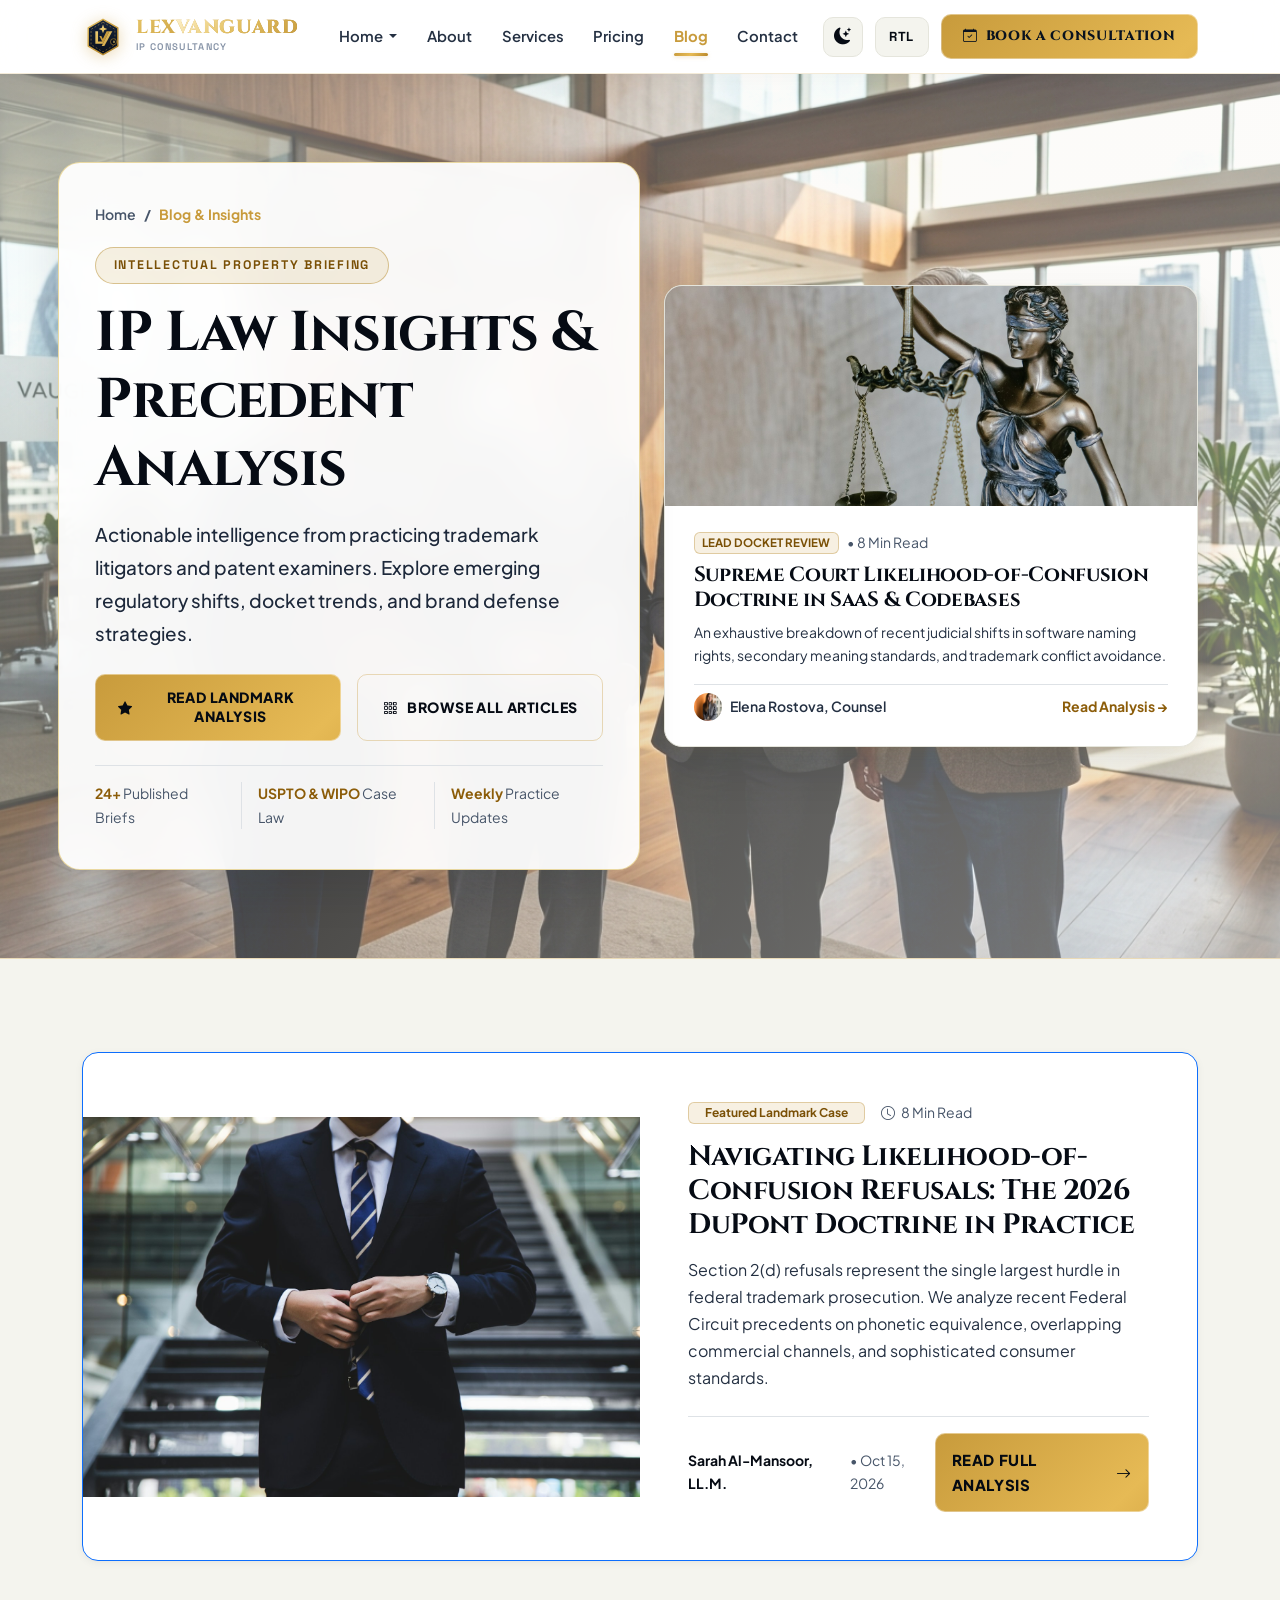
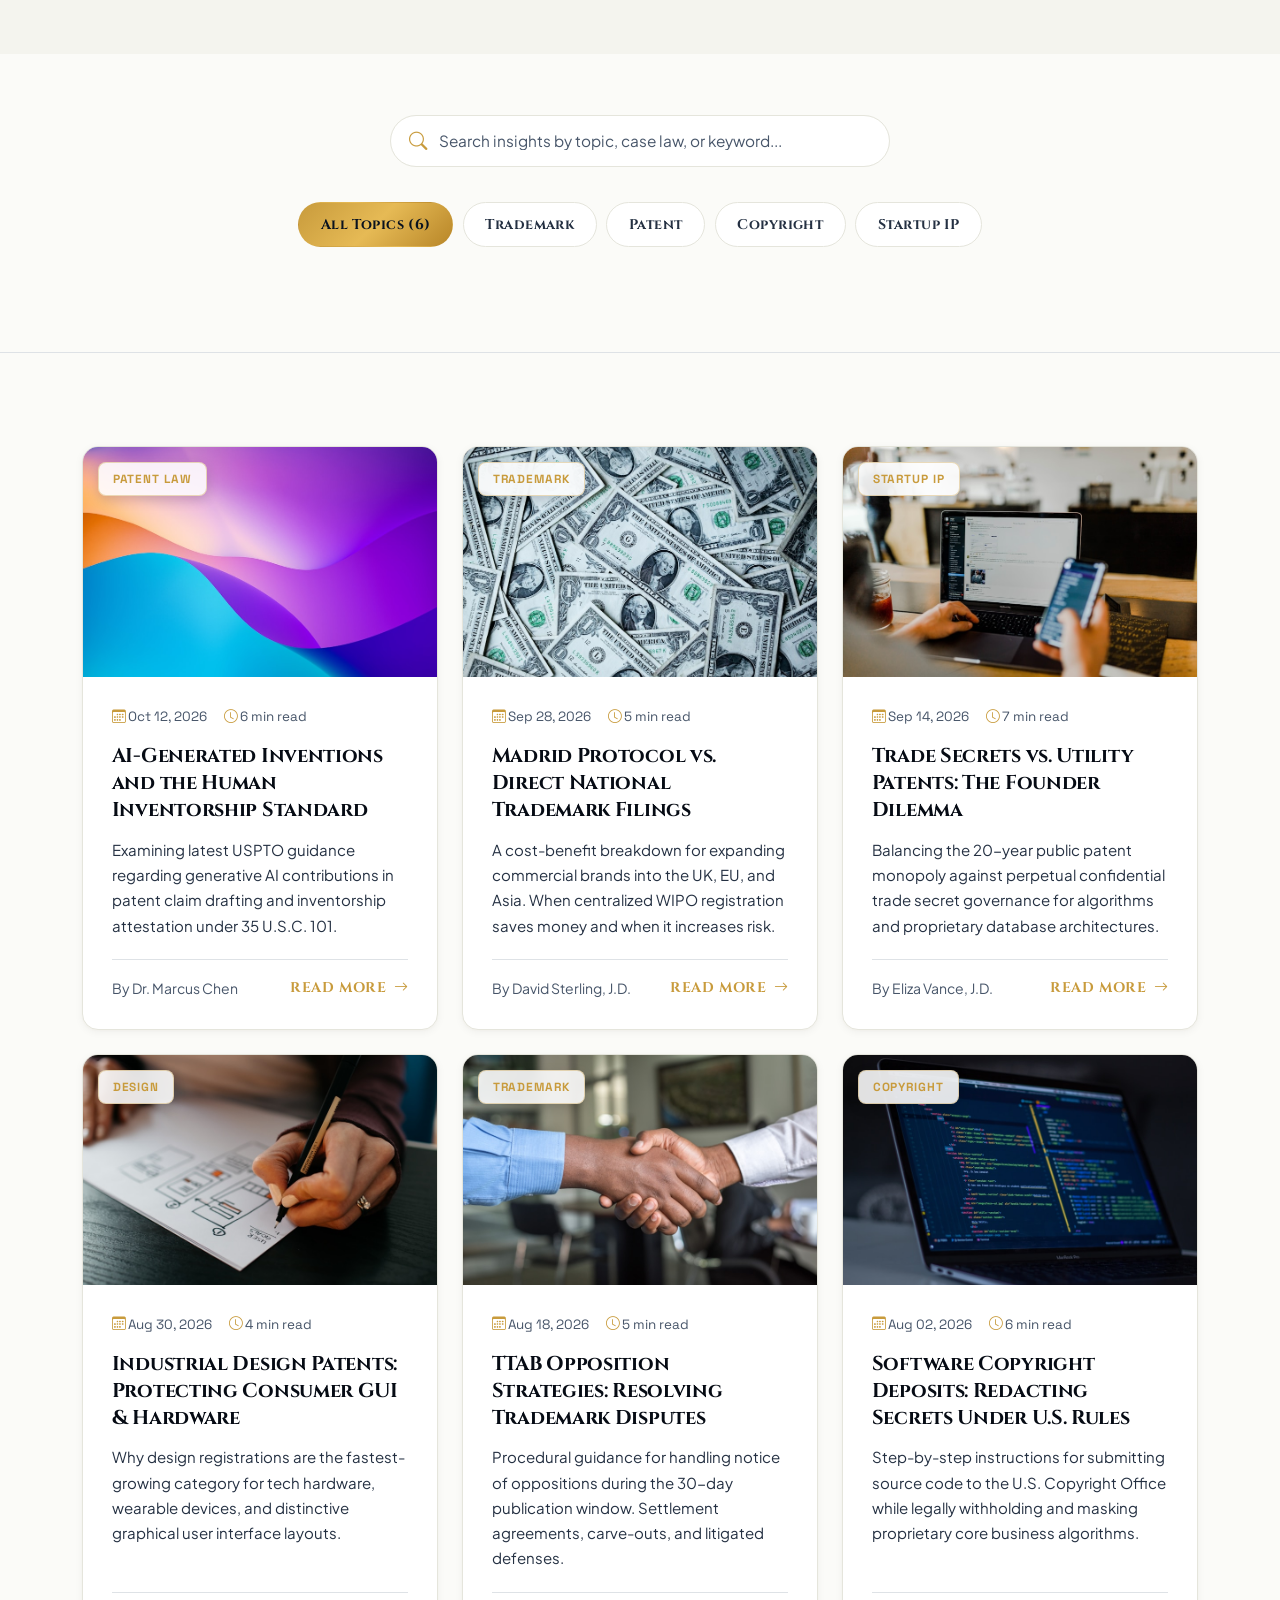
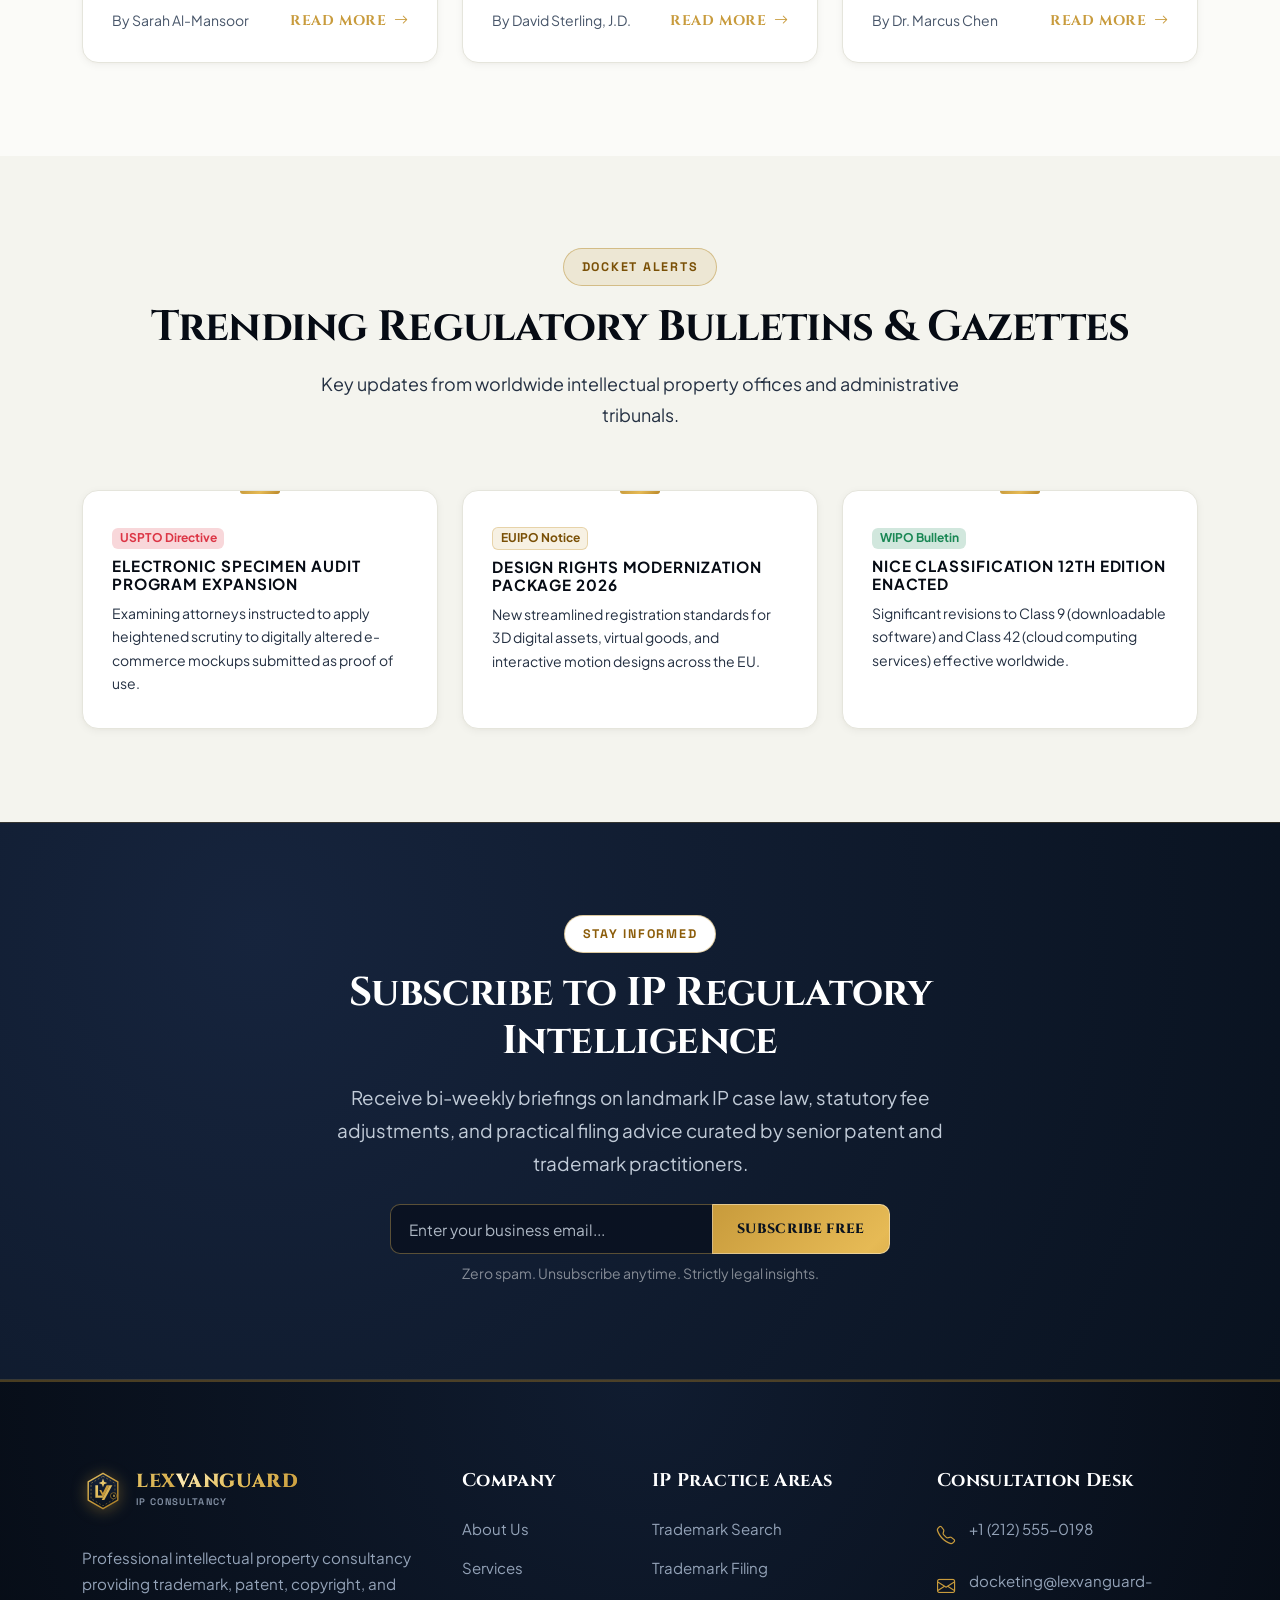
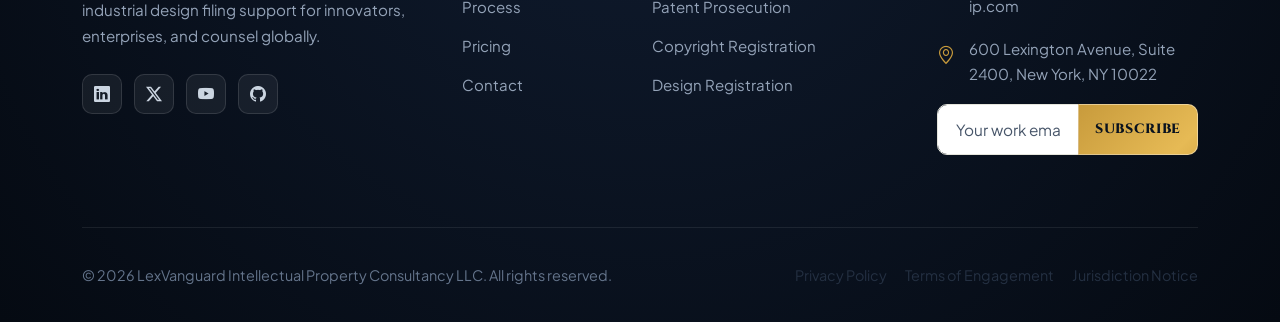
<file: blog.html>
<!DOCTYPE html>
<html lang="en">
<head>
  <meta charset="UTF-8">
  <meta name="viewport" content="width=device-width, initial-scale=1.0">
  <title>IP Law Insights & Precedents — LexVanguard</title>
  <meta name="description" content="In-depth analysis, case studies, and regulatory updates in trademark clearance, patent prosecution, and global intellectual property strategy.">
  <link rel="canonical" href="https://www.lexvanguard-ip.com/blog.html">

  <!-- Favicon and Brand Icons -->
  <link rel="icon" type="image/svg+xml" href="assets/icons/favicon.svg">
  <link rel="icon" type="image/png" sizes="32x32" href="assets/icons/favicon-32x32.png">
  <link rel="icon" type="image/png" sizes="16x16" href="assets/icons/favicon-16x16.png">
  <link rel="apple-touch-icon" sizes="180x180" href="assets/icons/apple-touch-icon.png">
  <link rel="shortcut icon" href="favicon.ico">
  <link rel="manifest" href="site.webmanifest">

  <!-- Google Fonts -->
  <link rel="preconnect" href="https://fonts.googleapis.com">
  <link rel="preconnect" href="https://fonts.gstatic.com" crossorigin>
  <link href="https://fonts.googleapis.com/css2?family=Cinzel:wght@500;600;700;800;900&family=Plus+Jakarta+Sans:ital,wght@0,300;0,400;0,500;0,600;0,700;0,800;1,400&family=Space+Grotesk:wght@500;600;700&display=swap" rel="stylesheet">

  <!-- Bootstrap 5.3 CSS & Bootstrap Icons -->
  <link href="https://cdn.jsdelivr.net/npm/bootstrap@5.3.3/dist/css/bootstrap.min.css" rel="stylesheet">
  <link rel="stylesheet" href="https://cdn.jsdelivr.net/npm/bootstrap-icons@1.11.3/font/bootstrap-icons.min.css">

  <!-- Custom CSS -->
  <link rel="stylesheet" href="assets/css/style.css">
  <link rel="stylesheet" href="assets/css/responsive.css">
  <link rel="stylesheet" href="assets/css/rtl.css">
</head>
<body>

  <!-- ==========================================================================
       GLOBAL NAVBAR
       ========================================================================== -->
      <!-- ==========================================================================
       GLOBAL HEADER / NAVBAR
       ========================================================================== -->
  <header class="lv-header">
    <div class="container-xl">
      <nav class="navbar navbar-expand-xl">
        <!-- Brand Logo -->
                <a class="navbar-brand" href="index.html">
          <div class="brand-icon">
            <svg class="brand-logo-svg" viewBox="0 0 44 44" fill="none" xmlns="http://www.w3.org/2000/svg" aria-hidden="true">
              <defs>
                <linearGradient id="lvGoldGrad" x1="4" y1="4" x2="40" y2="40" gradientUnits="userSpaceOnUse">
                  <stop offset="0%" stop-color="#E5C365"/>
                  <stop offset="50%" stop-color="#C89B3C"/>
                  <stop offset="100%" stop-color="#A27724"/>
                </linearGradient>
                <linearGradient id="lvGoldGleam" x1="10" y1="6" x2="34" y2="38" gradientUnits="userSpaceOnUse">
                  <stop offset="0%" stop-color="#FFF3CE"/>
                  <stop offset="35%" stop-color="#E5C365"/>
                  <stop offset="100%" stop-color="#C89B3C"/>
                </linearGradient>
                <linearGradient id="lvShieldFill" x1="22" y1="2" x2="22" y2="42" gradientUnits="userSpaceOnUse">
                  <stop offset="0%" stop-color="#16253E"/>
                  <stop offset="100%" stop-color="#080F1A"/>
                </linearGradient>
              </defs>
              <path d="M22 3.5L37.5 12.5V31.5L22 40.5L6.5 31.5V12.5L22 3.5Z" fill="url(#lvShieldFill)" stroke="url(#lvGoldGrad)" stroke-width="1.5" stroke-linejoin="round"/>
              <path d="M22 6.5L34.5 14V30L22 37.5L9.5 30V14L22 6.5Z" stroke="url(#lvGoldGrad)" stroke-width="0.75" stroke-dasharray="2 2" stroke-opacity="0.65" stroke-linejoin="round"/>
              <path d="M14 16V29H22V26.8H16.8V16H14Z" fill="url(#lvGoldGleam)"/>
              <path d="M22 29L28.8 16H25.8L21.8 24.2L20.2 21H18.2L21 26.5L22 29Z" fill="url(#lvGoldGrad)"/>
              <path d="M28.8 16H31.8L23.4 31.5H20.6L28.8 16Z" fill="url(#lvGoldGleam)"/>
              <path d="M22 9L23.2 12.2L26.5 13.5L23.2 14.8L22 18L20.8 14.8L17.5 13.5L20.8 12.2L22 9Z" fill="url(#lvGoldGleam)"/>
              <circle cx="33" cy="27" r="3.2" stroke="url(#lvGoldGrad)" stroke-width="0.6" fill="#080F1A"/>
              <text x="33" y="28.8" font-family="'Plus Jakarta Sans', sans-serif" font-size="3.2" font-weight="800" fill="#E5C365" text-anchor="middle">R</text>
            </svg>
          </div>
          <div class="brand-text">
            <span class="brand-name">LEX<span>VANGUARD</span></span>
            <span class="brand-sub">IP CONSULTANCY</span>
          </div>
        </a>

        <!-- Mobile Utility Actions & Hamburger -->
        <div class="d-flex align-items-center gap-2 d-xl-none">
          <button type="button" class="btn-theme-toggle" aria-label="Toggle Theme" title="Toggle Theme">
            <i class="bi bi-moon-stars-fill"></i>
          </button>
          <button type="button" class="btn-rtl-toggle" aria-label="Toggle Layout Direction" title="Toggle Layout Direction">
            <span class="rtl-text">RTL</span>
          </button>
          <button class="navbar-toggler" type="button" data-bs-toggle="collapse" data-bs-target="#navbarMain" aria-controls="navbarMain" aria-expanded="false" aria-label="Toggle navigation">
            <i class="bi bi-list fs-3"></i>
          </button>
        </div>

        <!-- Main Navigation Links & Desktop Actions -->
        <div class="collapse navbar-collapse" id="navbarMain">
                    <ul class="navbar-nav mx-auto mb-2 mb-xl-0">
            <!-- 1. Home Dropdown -->
            <li class="nav-item dropdown">
              <a class="nav-link dropdown-toggle" href="#" role="button" data-bs-toggle="dropdown" aria-expanded="false">
                Home
              </a>
              <ul class="dropdown-menu">
                <li><a class="dropdown-item" href="index.html">Home 1 — General IP</a></li>
                <li><a class="dropdown-item" href="home-2.html">Home 2 — Startup &amp; Business</a></li>
              </ul>
            </li>

            <!-- 2. About -->
            <li class="nav-item">
              <a class="nav-link" href="about.html">About</a>
            </li>

            <!-- 3. Services -->
            <li class="nav-item">
              <a class="nav-link" href="services.html">Services</a>
            </li>

            <!-- 4. Pricing -->
            <li class="nav-item">
              <a class="nav-link" href="pricing.html">Pricing</a>
            </li>

            <!-- 5. Blog -->
            <li class="nav-item">
              <a class="nav-link active" href="blog.html">Blog</a>
            </li>

            <!-- 6. Contact -->
            <li class="nav-item">
              <a class="nav-link" href="contact.html">Contact</a>
            </li>
          </ul>

          <!-- Desktop Utility Actions -->
          <div class="header-actions">
            <button type="button" class="btn-theme-toggle d-none d-xl-inline-flex" aria-label="Toggle Theme" title="Toggle Theme">
              <i class="bi bi-moon-stars-fill"></i>
            </button>

            <button type="button" class="btn-rtl-toggle d-none d-xl-inline-flex" aria-label="Toggle Layout Direction" title="Toggle Layout Direction">
              <span class="rtl-text">RTL</span>
            </button>

            <a href="contact.html" class="btn-consultation">
              <i class="bi bi-calendar-check"></i>
              <span>Book a Consultation</span>
            </a>
          </div>
        </div>
      </nav>
    </div>
  </header>

  <!-- ==========================================================================
       MAIN CONTENT (6 Substantial Content Sections)
       ========================================================================== -->
  <main>

    <!-- SECTION 1: HERO (Blog Hub & Dedicated Unique Image) -->
    <section class="inner-hero position-relative overflow-hidden">
      <!-- Editorial Law Gazette Library Background -->
      <div class="hero-backdrop">
        <img src="assets/images/hero/hero-bg-blog.jpg" alt="Editorial Law Gazette Library and Legal Archive" class="hero-backdrop-img">
        <div class="hero-backdrop-overlay"></div>
      </div>

      <div class="container position-relative" style="z-index: 2;">
        <div class="row align-items-center g-5">
          <div class="col-lg-6 inner-hero-content">
            <nav aria-label="breadcrumb">
              <ol class="breadcrumb">
                <li class="breadcrumb-item"><a href="index.html">Home</a></li>
                <li class="breadcrumb-item active" aria-current="page">Blog & Insights</li>
              </ol>
            </nav>
            <div class="section-badge">Intellectual Property Briefing</div>
            <h1 class="display-4 fw-bold mb-3">IP Law Insights & Precedent Analysis</h1>
            <p class="lead mb-4">
              Actionable intelligence from practicing trademark litigators and patent examiners. Explore emerging regulatory shifts, docket trends, and brand defense strategies.
            </p>
            <div class="hero-cta-pair mb-4">
              <a href="#featured-article" class="btn-custom-primary" style="color: #050a12 !important; font-weight: 800; letter-spacing: 0.04em;">
                <i class="bi bi-star-fill"></i> Read Landmark Analysis
              </a>
              <a href="#articles-grid" class="btn-custom-outline">
                <i class="bi bi-grid-3x3-gap"></i> Browse All Articles
              </a>
            </div>
            
            <div class="d-flex align-items-center gap-4 mt-4 pt-3 border-top">
              <div class="small text-muted"><strong class="text-accent">24+</strong> Published Briefs</div>
              <div class="small text-muted border-start ps-3"><strong class="text-accent">USPTO &amp; WIPO</strong> Case Law</div>
              <div class="small text-muted border-start ps-3"><strong class="text-accent">Weekly</strong> Practice Updates</div>
            </div>
          </div>

          <div class="col-lg-6">
            <!-- Dedicated Blog Editorial Showcase Hero Composition -->
            <div class="hero-blog-showcase">
              <img src="assets/images/blog/blog-hero-editorial.jpg" alt="Law Books, Legal Gavel, and Courtroom Precedent Research Documents" class="hero-blog-showcase-img">
              <div class="hero-blog-showcase-content">
                <div class="d-flex align-items-center gap-2 mb-2">
                  <span class="badge bg-accent-light text-accent text-uppercase fw-bold" style="font-size: 0.72rem;">Lead Docket Review</span>
                  <span class="text-muted small">&bull; 8 Min Read</span>
                </div>
                <h4 class="fw-bold mb-2">
                  <a href="#featured-article" class="text-decoration-none text-primary">Supreme Court Likelihood-of-Confusion Doctrine in SaaS &amp; Codebases</a>
                </h4>
                <p class="text-secondary small mb-3">
                  An exhaustive breakdown of recent judicial shifts in software naming rights, secondary meaning standards, and trademark conflict avoidance.
                </p>
                <div class="d-flex align-items-center justify-content-between pt-2 border-top">
                  <div class="d-flex align-items-center gap-2">
                    <img src="assets/images/team/author-elena.jpg" alt="Elena Rostova" class="rounded-circle" style="width: 28px; height: 28px; object-fit: cover;">
                    <span class="small fw-semibold text-secondary">Elena Rostova, Counsel</span>
                  </div>
                  <a href="#featured-article" class="small fw-bold text-accent text-decoration-none">
                    Read Analysis &rarr;
                  </a>
                </div>
              </div>
            </div>
          </div>
        </div>
      </div>
    </section>

    <!-- SECTION 2: FEATURED LANDMARK ARTICLE -->
    <section class="section-py bg-alt-section" id="featured-article">
      <div class="container">
        <div class="ip-card p-0 overflow-hidden border-primary">
          <div class="row g-0 align-items-center">
            <div class="col-lg-6">
              <img src="assets/images/blog/trademark-infringement.jpg" alt="Visual Dissection of Trademark Likelihood of Confusion Precedent" class="img-fluid h-100 object-fit-cover" style="min-height: 380px;">
            </div>
            <div class="col-lg-6 p-4 p-lg-5">
              <div class="d-flex align-items-center gap-3 mb-3">
                <span class="badge bg-accent-light text-accent px-3 py-1">Featured Landmark Case</span>
                <span class="text-muted small"><i class="bi bi-clock me-1"></i> 8 Min Read</span>
              </div>
              <h2 class="h3 fw-bold mb-3">
                <a href="blog-details.html?post=dupont-doctrine" class="text-primary text-decoration-none">
                  Navigating Likelihood-of-Confusion Refusals: The 2026 DuPont Doctrine in Practice
                </a>
              </h2>
              <p class="text-secondary mb-4">
                Section 2(d) refusals represent the single largest hurdle in federal trademark prosecution. We analyze recent Federal Circuit precedents on phonetic equivalence, overlapping commercial channels, and sophisticated consumer standards.
              </p>
              <div class="d-flex align-items-center justify-content-between pt-3 border-top">
                <div class="d-flex align-items-center gap-2">
                  <span class="fw-bold small">Sarah Al-Mansoor, LL.M.</span>
                  <span class="text-muted small">• Oct 15, 2026</span>
                </div>
                <a href="blog-details.html?post=dupont-doctrine" class="btn-custom-primary btn-sm px-3">Read Full Analysis <i class="bi bi-arrow-right"></i></a>
              </div>
            </div>
          </div>
        </div>
      </div>
    </section>

    <!-- SECTION 3: LIVE SEARCH & CATEGORY FILTER CONTROLS -->
    <section class="section-py-sm border-bottom" id="articles-grid">
      <div class="container">
        <div class="search-input-wrap">
          <i class="bi bi-search"></i>
          <input type="text" id="blog-search" class="form-control" placeholder="Search insights by topic, case law, or keyword..." aria-label="Search articles">
        </div>

        <div class="filter-btn-group">
          <button type="button" class="filter-btn blog-filter-btn active" data-filter="all">All Topics (6)</button>
          <button type="button" class="filter-btn blog-filter-btn" data-filter="trademark">Trademark</button>
          <button type="button" class="filter-btn blog-filter-btn" data-filter="patent">Patent</button>
          <button type="button" class="filter-btn blog-filter-btn" data-filter="copyright">Copyright</button>
          <button type="button" class="filter-btn blog-filter-btn" data-filter="startup">Startup IP</button>
        </div>
      </div>
    </section>

    <!-- SECTION 4: DYNAMIC 6-ARTICLE RESPONSIVE GRID -->
    <section class="section-py">
      <div class="container">
        <!-- Empty state message -->
        <div id="blog-empty-msg" class="text-center py-5" style="display: none;">
          <i class="bi bi-journal-x fs-1 text-muted d-block mb-3"></i>
          <h4 class="fw-bold">No articles match your query</h4>
          <p class="text-secondary">Try searching for other terms like 'patent', 'Madrid', 'trade secret', or 'copyright'.</p>
        </div>

        <div class="row g-4" id="blog-container">

          <!-- Post 1 -->
          <div class="col-md-6 col-lg-4 blog-item" data-category="patent">
            <div class="blog-card">
              <div class="blog-card-img">
                <img src="assets/images/blog/blog-post-1.jpg" alt="Abstract Artificial Intelligence Neural Network Representation">
                <span class="blog-card-category">Patent Law</span>
              </div>
              <div class="blog-card-body">
                <div class="blog-card-meta">
                  <span><i class="bi bi-calendar3"></i> Oct 12, 2026</span>
                  <span><i class="bi bi-clock"></i> 6 min read</span>
                </div>
                <h4 class="blog-card-title">
                  <a href="blog-details.html?post=ai-inventorship">AI-Generated Inventions and the Human Inventorship Standard</a>
                </h4>
                <p class="blog-card-excerpt">
                  Examining latest USPTO guidance regarding generative AI contributions in patent claim drafting and inventorship attestation under 35 U.S.C. 101.
                </p>
                <div class="pt-3 border-top d-flex justify-content-between align-items-center">
                  <small class="text-muted">By Dr. Marcus Chen</small>
                  <a href="blog-details.html?post=ai-inventorship" class="ip-card-link">Read More <i class="bi bi-arrow-right"></i></a>
                </div>
              </div>
            </div>
          </div>

          <!-- Post 2 -->
          <div class="col-md-6 col-lg-4 blog-item" data-category="trademark">
            <div class="blog-card">
              <div class="blog-card-img">
                <img src="assets/images/blog/blog-post-2.jpg" alt="Global Financial Market Map and International Shipping Routes">
                <span class="blog-card-category">Trademark</span>
              </div>
              <div class="blog-card-body">
                <div class="blog-card-meta">
                  <span><i class="bi bi-calendar3"></i> Sep 28, 2026</span>
                  <span><i class="bi bi-clock"></i> 5 min read</span>
                </div>
                <h4 class="blog-card-title">
                  <a href="blog-details.html?post=madrid-protocol">Madrid Protocol vs. Direct National Trademark Filings</a>
                </h4>
                <p class="blog-card-excerpt">
                  A cost-benefit breakdown for expanding commercial brands into the UK, EU, and Asia. When centralized WIPO registration saves money and when it increases risk.
                </p>
                <div class="pt-3 border-top d-flex justify-content-between align-items-center">
                  <small class="text-muted">By David Sterling, J.D.</small>
                  <a href="blog-details.html?post=madrid-protocol" class="ip-card-link">Read More <i class="bi bi-arrow-right"></i></a>
                </div>
              </div>
            </div>
          </div>

          <!-- Post 3 -->
          <div class="col-md-6 col-lg-4 blog-item" data-category="startup">
            <div class="blog-card">
              <div class="blog-card-img">
                <img src="assets/images/blog/blog-post-3.jpg" alt="Cybersecurity Vault and Encrypted Trade Secret Shield">
                <span class="blog-card-category">Startup IP</span>
              </div>
              <div class="blog-card-body">
                <div class="blog-card-meta">
                  <span><i class="bi bi-calendar3"></i> Sep 14, 2026</span>
                  <span><i class="bi bi-clock"></i> 7 min read</span>
                </div>
                <h4 class="blog-card-title">
                  <a href="blog-details.html?post=trade-secrets">Trade Secrets vs. Utility Patents: The Founder Dilemma</a>
                </h4>
                <p class="blog-card-excerpt">
                  Balancing the 20-year public patent monopoly against perpetual confidential trade secret governance for algorithms and proprietary database architectures.
                </p>
                <div class="pt-3 border-top d-flex justify-content-between align-items-center">
                  <small class="text-muted">By Eliza Vance, J.D.</small>
                  <a href="blog-details.html?post=trade-secrets" class="ip-card-link">Read More <i class="bi bi-arrow-right"></i></a>
                </div>
              </div>
            </div>
          </div>

          <!-- Post 4 -->
          <div class="col-md-6 col-lg-4 blog-item" data-category="patent">
            <div class="blog-card">
              <div class="blog-card-img">
                <img src="assets/images/blog/blog-post-4.jpg" alt="Industrial Hardware CAD Prototype and Ergonomic Design Blueprint">
                <span class="blog-card-category">Design</span>
              </div>
              <div class="blog-card-body">
                <div class="blog-card-meta">
                  <span><i class="bi bi-calendar3"></i> Aug 30, 2026</span>
                  <span><i class="bi bi-clock"></i> 4 min read</span>
                </div>
                <h4 class="blog-card-title">
                  <a href="blog-details.html?post=design-patents">Industrial Design Patents: Protecting Consumer GUI & Hardware</a>
                </h4>
                <p class="blog-card-excerpt">
                  Why design registrations are the fastest-growing category for tech hardware, wearable devices, and distinctive graphical user interface layouts.
                </p>
                <div class="pt-3 border-top d-flex justify-content-between align-items-center">
                  <small class="text-muted">By Sarah Al-Mansoor</small>
                  <a href="blog-details.html?post=design-patents" class="ip-card-link">Read More <i class="bi bi-arrow-right"></i></a>
                </div>
              </div>
            </div>
          </div>

          <!-- Post 5 -->
          <div class="col-md-6 col-lg-4 blog-item" data-category="trademark">
            <div class="blog-card">
              <div class="blog-card-img">
                <img src="assets/images/blog/blog-post-5.jpg" alt="Legal Gavel and Trademark Gazette Documents on Walnut Table">
                <span class="blog-card-category">Trademark</span>
              </div>
              <div class="blog-card-body">
                <div class="blog-card-meta">
                  <span><i class="bi bi-calendar3"></i> Aug 18, 2026</span>
                  <span><i class="bi bi-clock"></i> 5 min read</span>
                </div>
                <h4 class="blog-card-title">
                  <a href="blog-details.html?post=section-2d">TTAB Opposition Strategies: Resolving Trademark Disputes</a>
                </h4>
                <p class="blog-card-excerpt">
                  Procedural guidance for handling notice of oppositions during the 30-day publication window. Settlement agreements, carve-outs, and litigated defenses.
                </p>
                <div class="pt-3 border-top d-flex justify-content-between align-items-center">
                  <small class="text-muted">By David Sterling, J.D.</small>
                  <a href="blog-details.html?post=section-2d" class="ip-card-link">Read More <i class="bi bi-arrow-right"></i></a>
                </div>
              </div>
            </div>
          </div>

          <!-- Post 6 -->
          <div class="col-md-6 col-lg-4 blog-item" data-category="copyright">
            <div class="blog-card">
              <div class="blog-card-img">
                <img src="assets/images/blog/blog-post-6.jpg" alt="Computer Source Code on Monitor in Modern Engineering Workspace">
                <span class="blog-card-category">Copyright</span>
              </div>
              <div class="blog-card-body">
                <div class="blog-card-meta">
                  <span><i class="bi bi-calendar3"></i> Aug 02, 2026</span>
                  <span><i class="bi bi-clock"></i> 6 min read</span>
                </div>
                <h4 class="blog-card-title">
                  <a href="blog-details.html?post=open-source">Software Copyright Deposits: Redacting Secrets Under U.S. Rules</a>
                </h4>
                <p class="blog-card-excerpt">
                  Step-by-step instructions for submitting source code to the U.S. Copyright Office while legally withholding and masking proprietary core business algorithms.
                </p>
                <div class="pt-3 border-top d-flex justify-content-between align-items-center">
                  <small class="text-muted">By Dr. Marcus Chen</small>
                  <a href="blog-details.html?post=open-source" class="ip-card-link">Read More <i class="bi bi-arrow-right"></i></a>
                </div>
              </div>
            </div>
          </div>

        </div>
      </div>
    </section>

    <!-- SECTION 5: POPULAR REGULATORY BULLETINS & PRECEDENTS -->
    <section class="section-py bg-alt-section">
      <div class="container">
        <div class="section-header text-center">
          <div class="section-badge">Docket Alerts</div>
          <h2 class="section-title">Trending Regulatory Bulletins & Gazettes</h2>
          <p class="section-desc">Key updates from worldwide intellectual property offices and administrative tribunals.</p>
        </div>

        <div class="row g-4">
          <div class="col-md-4">
            <div class="stat-box h-100 text-start">
              <span class="badge bg-danger-subtle text-danger mb-2">USPTO Directive</span>
              <h6 class="fw-bold mb-2">Electronic Specimen Audit Program Expansion</h6>
              <p class="small text-secondary mb-0">Examining attorneys instructed to apply heightened scrutiny to digitally altered e-commerce mockups submitted as proof of use.</p>
            </div>
          </div>

          <div class="col-md-4">
            <div class="stat-box h-100 text-start">
              <span class="badge bg-primary-subtle text-primary mb-2">EUIPO Notice</span>
              <h6 class="fw-bold mb-2">Design Rights Modernization Package 2026</h6>
              <p class="small text-secondary mb-0">New streamlined registration standards for 3D digital assets, virtual goods, and interactive motion designs across the EU.</p>
            </div>
          </div>

          <div class="col-md-4">
            <div class="stat-box h-100 text-start">
              <span class="badge bg-success-subtle text-success mb-2">WIPO Bulletin</span>
              <h6 class="fw-bold mb-2">Nice Classification 12th Edition Enacted</h6>
              <p class="small text-secondary mb-0">Significant revisions to Class 9 (downloadable software) and Class 42 (cloud computing services) effective worldwide.</p>
            </div>
          </div>
        </div>
      </div>
    </section>

    <!-- SECTION 6: NEWSLETTER SUBSCRIPTION CTA -->
    <section class="section-py bg-dark-accent text-center">
      <div class="container">
        <div class="row justify-content-center">
          <div class="col-lg-7">
            <div class="section-badge bg-white-subtle text-accent mb-3">Stay Informed</div>
            <h2 class="display-6 fw-bold text-white mb-3">Subscribe to IP Regulatory Intelligence</h2>
            <p class="lead text-light opacity-75 mb-4">
              Receive bi-weekly briefings on landmark IP case law, statutory fee adjustments, and practical filing advice curated by senior patent and trademark practitioners.
            </p>
            <form class="js-newsletter-form mx-auto" style="max-width: 500px;">
              <div class="input-group">
                <input type="email" class="form-control" placeholder="Enter your business email..." required aria-label="Subscribe to newsletter">
                <button class="btn btn-consultation px-4" type="submit">Subscribe Free</button>
              </div>
              <small class="text-light opacity-50 d-block mt-2">Zero spam. Unsubscribe anytime. Strictly legal insights.</small>
            </form>
          </div>
        </div>
      </div>
    </section>

  </main>

  <!-- ==========================================================================
       GLOBAL FOOTER
       ========================================================================== -->
  <footer class="lv-footer">
    <div class="container">
      <div class="row g-4 justify-content-between">
        <div class="col-lg-4 col-md-6 footer-brand">
          <a class="navbar-brand mb-3" href="index.html">
            <div class="brand-icon">
              <svg class="brand-logo-svg" viewBox="0 0 44 44" fill="none" xmlns="http://www.w3.org/2000/svg" aria-hidden="true">
                <defs>
                  <linearGradient id="lvGoldGradF" x1="4" y1="4" x2="40" y2="40" gradientUnits="userSpaceOnUse">
                    <stop offset="0%" stop-color="#E5C365"/>
                    <stop offset="50%" stop-color="#C89B3C"/>
                    <stop offset="100%" stop-color="#A27724"/>
                  </linearGradient>
                  <linearGradient id="lvGoldGleamF" x1="10" y1="6" x2="34" y2="38" gradientUnits="userSpaceOnUse">
                    <stop offset="0%" stop-color="#FFF3CE"/>
                    <stop offset="35%" stop-color="#E5C365"/>
                    <stop offset="100%" stop-color="#C89B3C"/>
                  </linearGradient>
                  <linearGradient id="lvShieldFillF" x1="22" y1="2" x2="22" y2="42" gradientUnits="userSpaceOnUse">
                    <stop offset="0%" stop-color="#16253E"/>
                    <stop offset="100%" stop-color="#080F1A"/>
                  </linearGradient>
                </defs>
                <path d="M22 3.5L37.5 12.5V31.5L22 40.5L6.5 31.5V12.5L22 3.5Z" fill="url(#lvShieldFillF)" stroke="url(#lvGoldGradF)" stroke-width="1.5" stroke-linejoin="round"/>
                <path d="M22 6.5L34.5 14V30L22 37.5L9.5 30V14L22 6.5Z" stroke="url(#lvGoldGradF)" stroke-width="0.75" stroke-dasharray="2 2" stroke-opacity="0.65" stroke-linejoin="round"/>
                <path d="M14 16V29H22V26.8H16.8V16H14Z" fill="url(#lvGoldGleamF)"/>
                <path d="M22 29L28.8 16H25.8L21.8 24.2L20.2 21H18.2L21 26.5L22 29Z" fill="url(#lvGoldGradF)"/>
                <path d="M28.8 16H31.8L23.4 31.5H20.6L28.8 16Z" fill="url(#lvGoldGleamF)"/>
                <path d="M22 9L23.2 12.2L26.5 13.5L23.2 14.8L22 18L20.8 14.8L17.5 13.5L20.8 12.2L22 9Z" fill="url(#lvGoldGleamF)"/>
                <circle cx="33" cy="27" r="3.2" stroke="url(#lvGoldGradF)" stroke-width="0.6" fill="#080F1A"/>
                <text x="33" y="28.8" font-family="'Plus Jakarta Sans', sans-serif" font-size="3.2" font-weight="800" fill="#E5C365" text-anchor="middle">R</text>
              </svg>
            </div>
            <div class="brand-text">
              <span class="brand-name">LEX<span>VANGUARD</span></span>
              <span class="brand-sub">IP CONSULTANCY</span>
            </div>
          </a>
          <p class="footer-desc">
            Professional intellectual property consultancy providing trademark, patent, copyright, and industrial design filing support for innovators, enterprises, and counsel globally.
          </p>
          <div class="footer-social-links">
            <a href="https://www.linkedin.com" class="footer-social-btn" aria-label="LinkedIn" target="_blank" rel="noopener noreferrer"><i class="bi bi-linkedin"></i></a>
            <a href="https://x.com" class="footer-social-btn" aria-label="Twitter" target="_blank" rel="noopener noreferrer"><i class="bi bi-twitter-x"></i></a>
            <a href="https://www.youtube.com" class="footer-social-btn" aria-label="YouTube" target="_blank" rel="noopener noreferrer"><i class="bi bi-youtube"></i></a>
            <a href="https://github.com" class="footer-social-btn" aria-label="GitHub" target="_blank" rel="noopener noreferrer"><i class="bi bi-github"></i></a>
          </div>
        </div>

        <div class="col-lg-2 col-md-3 col-6">
          <h4 class="footer-title">Company</h4>
          <ul class="footer-links">
            <li><a href="about.html">About Us</a></li>
            <li><a href="services.html">Services</a></li>
            <li><a href="services.html#process">Process</a></li>
            <li><a href="pricing.html">Pricing</a></li>
            <li><a href="contact.html">Contact</a></li>
          </ul>
        </div>

        <div class="col-lg-3 col-md-3 col-6">
          <h4 class="footer-title">IP Practice Areas</h4>
          <ul class="footer-links">
            <li><a href="services.html">Trademark Search</a></li>
            <li><a href="service-details.html">Trademark Filing</a></li>
            <li><a href="services.html">Patent Prosecution</a></li>
            <li><a href="services.html">Copyright Registration</a></li>
            <li><a href="services.html">Design Registration</a></li>
          </ul>
        </div>

        <div class="col-lg-3 col-md-6">
          <h4 class="footer-title">Consultation Desk</h4>
          <div class="footer-contact-item">
            <i class="bi bi-telephone"></i>
            <span>+1 (212) 555-0198</span>
          </div>
          <div class="footer-contact-item">
            <i class="bi bi-envelope"></i>
            <span>docketing@lexvanguard-ip.com</span>
          </div>
          <div class="footer-contact-item">
            <i class="bi bi-geo-alt"></i>
            <span>600 Lexington Avenue, Suite 2400, New York, NY 10022</span>
          </div>

          <div class="mt-3">
            <form class="js-newsletter-form">
              <div class="input-group">
                <input type="email" class="form-control form-control-sm" placeholder="Your work email..." required aria-label="Subscribe to newsletter">
                <button class="btn btn-consultation btn-sm px-3" type="submit">Subscribe</button>
              </div>
            </form>
          </div>
        </div>
      </div>

      <div class="footer-bottom">
        <div class="row align-items-center">
          <div class="col-md-6 text-center text-md-start">
            &copy; 2026 LexVanguard Intellectual Property Consultancy LLC. All rights reserved.
          </div>
          <div class="col-md-6 text-center text-md-end mt-2 mt-md-0">
            <a href="contact.html" class="text-secondary text-decoration-none me-3">Privacy Policy</a>
            <a href="contact.html" class="text-secondary text-decoration-none me-3">Terms of Engagement</a>
            <a href="contact.html" class="text-secondary text-decoration-none">Jurisdiction Notice</a>
          </div>
        </div>
      </div>
    </div>
  </footer>

  <!-- Bootstrap 5.3 Bundle JS -->
  <script src="https://cdn.jsdelivr.net/npm/bootstrap@5.3.3/dist/js/bootstrap.bundle.min.js"></script>

  <!-- Core Template JS -->
  <script src="assets/js/theme.js"></script>
  <script src="assets/js/rtl.js"></script>
  <script src="assets/js/main.js"></script>
  <script src="assets/js/forms.js"></script>
  <script src="assets/js/faq.js"></script>
  <script src="assets/js/filters.js"></script>

</body>
</html>
</file>
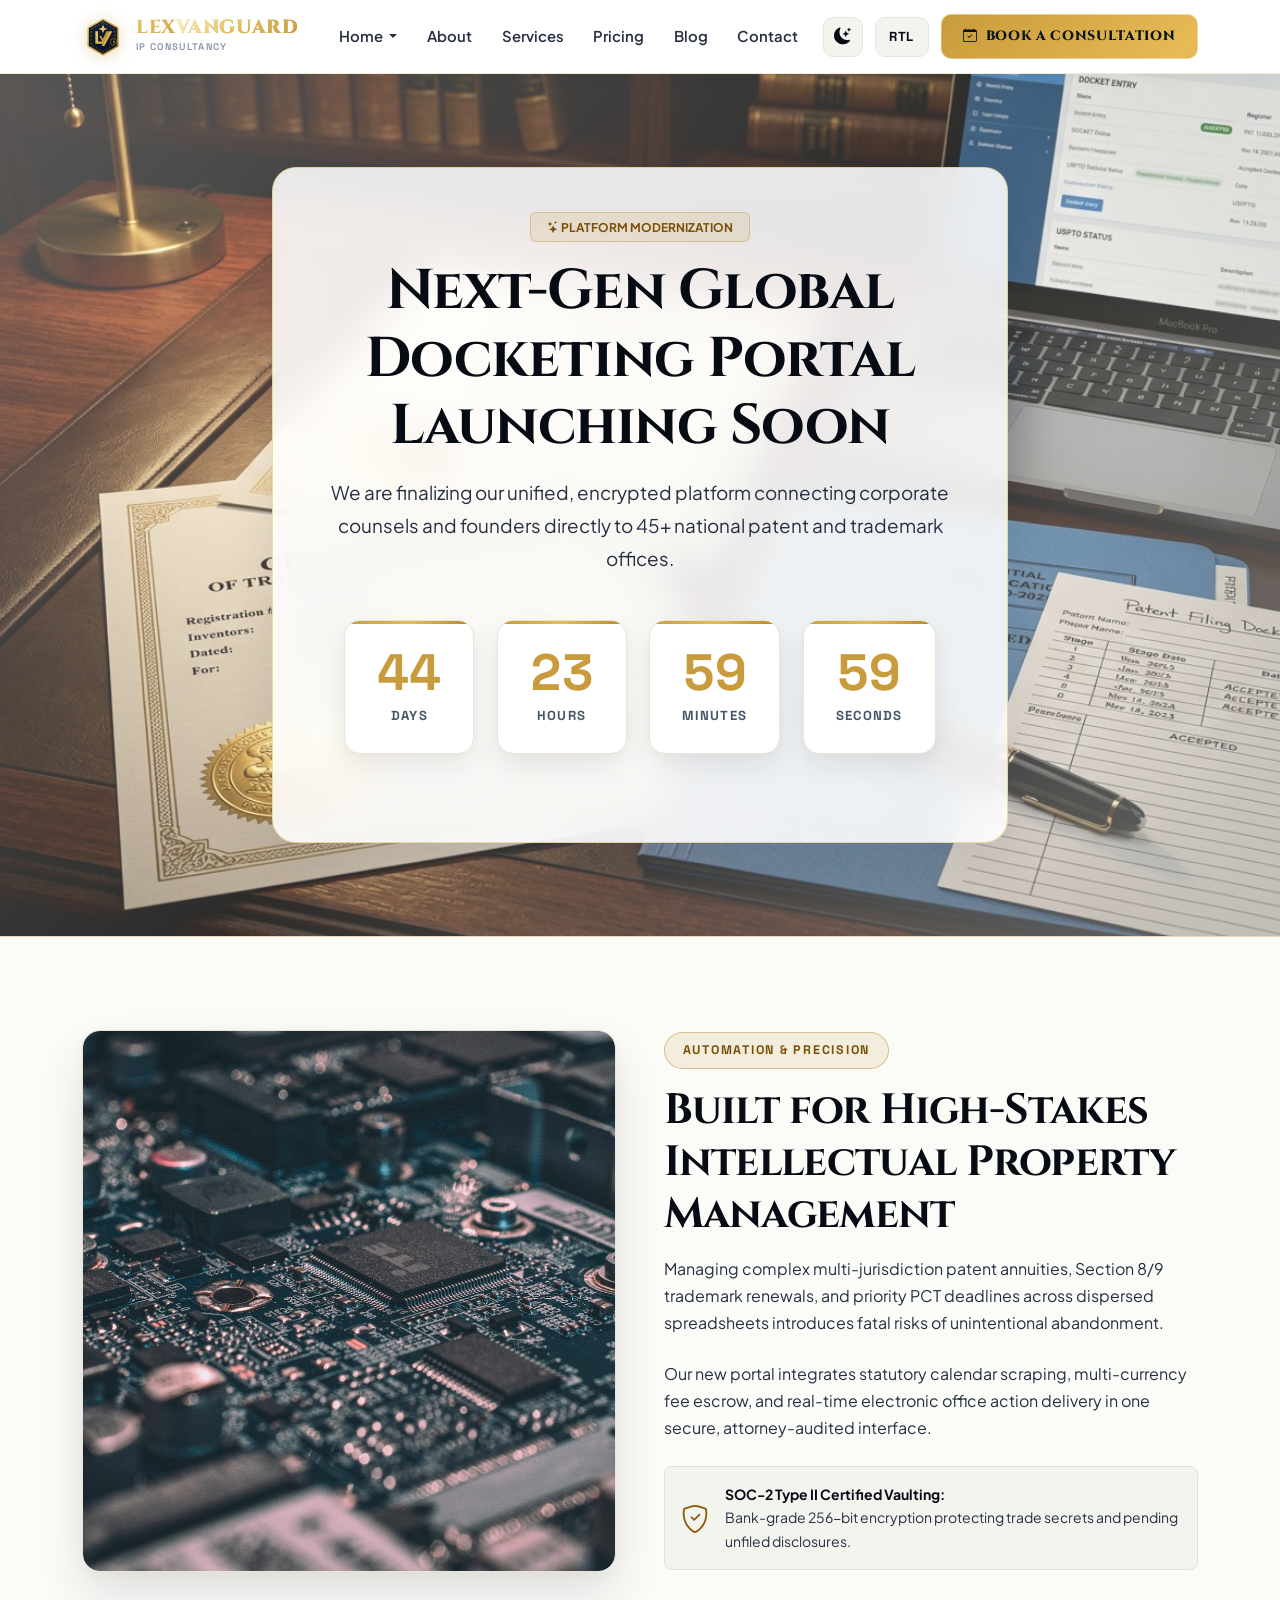
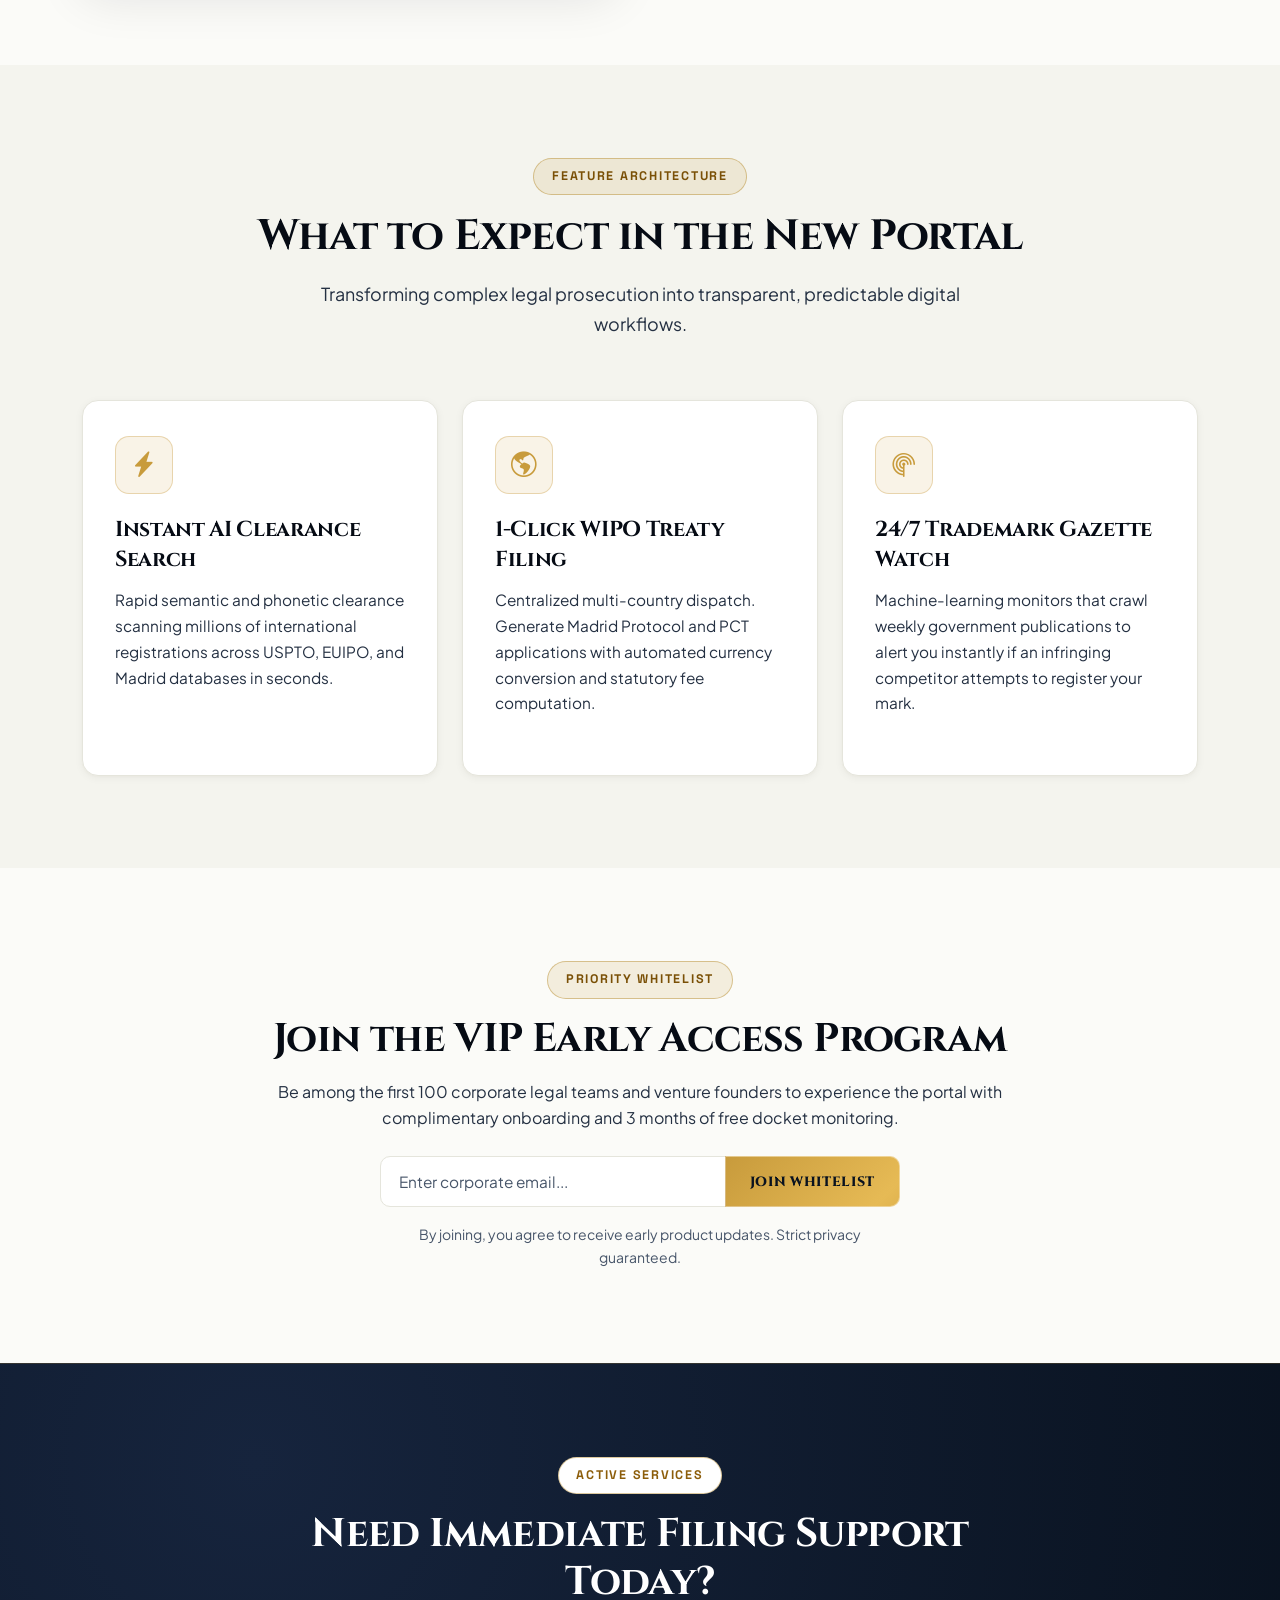
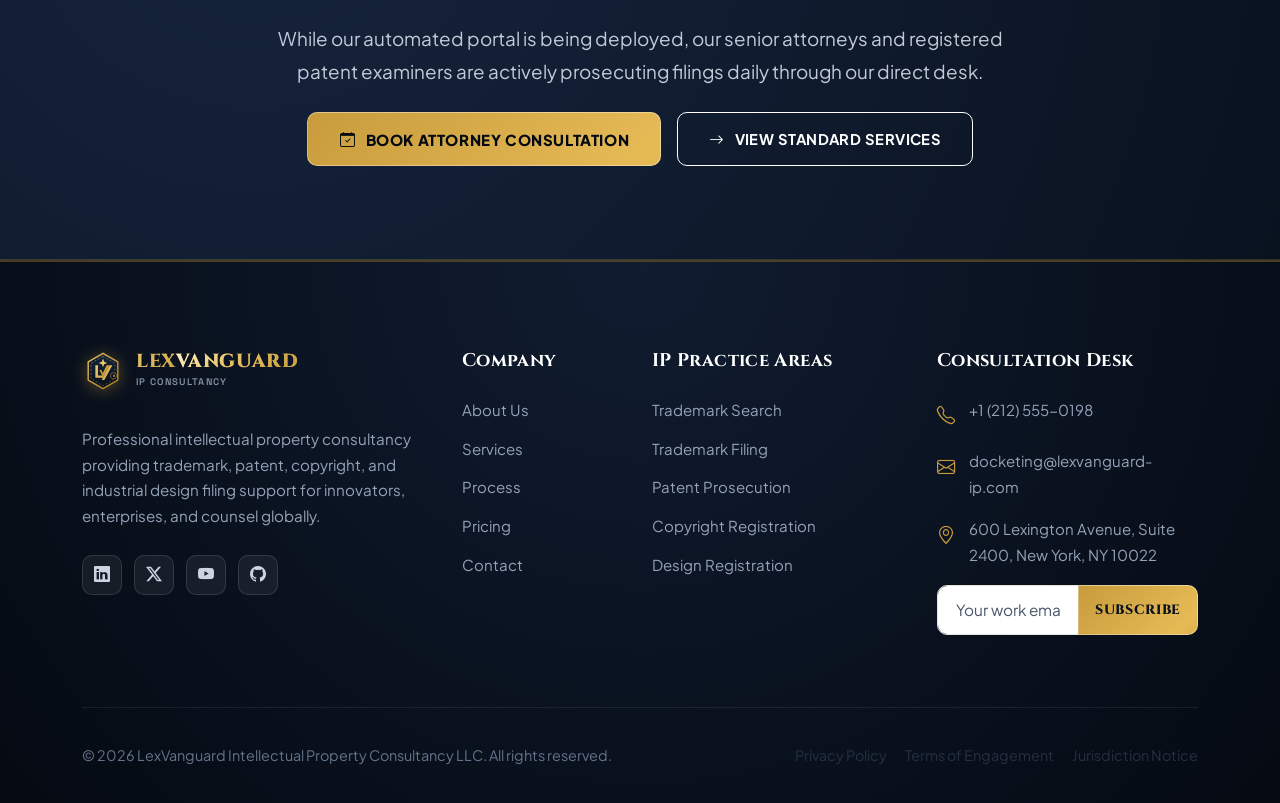
<file: coming-soon.html>
<!DOCTYPE html>
<html lang="en">
<head>
  <meta charset="UTF-8">
  <meta name="viewport" content="width=device-width, initial-scale=1.0">
  <title>Coming Soon — LexVanguard Global Docketing Portal</title>
  <meta name="description" content="Next-generation automated intellectual property docketing and international registry clearance platform launching soon.">
  <link rel="canonical" href="https://www.lexvanguard-ip.com/coming-soon.html">

  <!-- Favicon and Brand Icons -->
  <link rel="icon" type="image/svg+xml" href="assets/icons/favicon.svg">
  <link rel="icon" type="image/png" sizes="32x32" href="assets/icons/favicon-32x32.png">
  <link rel="icon" type="image/png" sizes="16x16" href="assets/icons/favicon-16x16.png">
  <link rel="apple-touch-icon" sizes="180x180" href="assets/icons/apple-touch-icon.png">
  <link rel="shortcut icon" href="favicon.ico">
  <link rel="manifest" href="site.webmanifest">

  <!-- Google Fonts -->
  <link rel="preconnect" href="https://fonts.googleapis.com">
  <link rel="preconnect" href="https://fonts.gstatic.com" crossorigin>
  <link href="https://fonts.googleapis.com/css2?family=Cinzel:wght@500;600;700;800;900&family=Plus+Jakarta+Sans:ital,wght@0,300;0,400;0,500;0,600;0,700;0,800;1,400&family=Space+Grotesk:wght@500;600;700&display=swap" rel="stylesheet">

  <!-- Bootstrap 5.3 CSS & Bootstrap Icons -->
  <link href="https://cdn.jsdelivr.net/npm/bootstrap@5.3.3/dist/css/bootstrap.min.css" rel="stylesheet">
  <link rel="stylesheet" href="https://cdn.jsdelivr.net/npm/bootstrap-icons@1.11.3/font/bootstrap-icons.min.css">

  <!-- Custom CSS -->
  <link rel="stylesheet" href="assets/css/style.css">
  <link rel="stylesheet" href="assets/css/responsive.css">
  <link rel="stylesheet" href="assets/css/rtl.css">
</head>
<body>

  <!-- ==========================================================================
       GLOBAL NAVBAR
       ========================================================================== -->
      <!-- ==========================================================================
       GLOBAL HEADER / NAVBAR
       ========================================================================== -->
  <header class="lv-header">
    <div class="container-xl">
      <nav class="navbar navbar-expand-xl">
        <!-- Brand Logo -->
                <a class="navbar-brand" href="index.html">
          <div class="brand-icon">
            <svg class="brand-logo-svg" viewBox="0 0 44 44" fill="none" xmlns="http://www.w3.org/2000/svg" aria-hidden="true">
              <defs>
                <linearGradient id="lvGoldGrad" x1="4" y1="4" x2="40" y2="40" gradientUnits="userSpaceOnUse">
                  <stop offset="0%" stop-color="#E5C365"/>
                  <stop offset="50%" stop-color="#C89B3C"/>
                  <stop offset="100%" stop-color="#A27724"/>
                </linearGradient>
                <linearGradient id="lvGoldGleam" x1="10" y1="6" x2="34" y2="38" gradientUnits="userSpaceOnUse">
                  <stop offset="0%" stop-color="#FFF3CE"/>
                  <stop offset="35%" stop-color="#E5C365"/>
                  <stop offset="100%" stop-color="#C89B3C"/>
                </linearGradient>
                <linearGradient id="lvShieldFill" x1="22" y1="2" x2="22" y2="42" gradientUnits="userSpaceOnUse">
                  <stop offset="0%" stop-color="#16253E"/>
                  <stop offset="100%" stop-color="#080F1A"/>
                </linearGradient>
              </defs>
              <path d="M22 3.5L37.5 12.5V31.5L22 40.5L6.5 31.5V12.5L22 3.5Z" fill="url(#lvShieldFill)" stroke="url(#lvGoldGrad)" stroke-width="1.5" stroke-linejoin="round"/>
              <path d="M22 6.5L34.5 14V30L22 37.5L9.5 30V14L22 6.5Z" stroke="url(#lvGoldGrad)" stroke-width="0.75" stroke-dasharray="2 2" stroke-opacity="0.65" stroke-linejoin="round"/>
              <path d="M14 16V29H22V26.8H16.8V16H14Z" fill="url(#lvGoldGleam)"/>
              <path d="M22 29L28.8 16H25.8L21.8 24.2L20.2 21H18.2L21 26.5L22 29Z" fill="url(#lvGoldGrad)"/>
              <path d="M28.8 16H31.8L23.4 31.5H20.6L28.8 16Z" fill="url(#lvGoldGleam)"/>
              <path d="M22 9L23.2 12.2L26.5 13.5L23.2 14.8L22 18L20.8 14.8L17.5 13.5L20.8 12.2L22 9Z" fill="url(#lvGoldGleam)"/>
              <circle cx="33" cy="27" r="3.2" stroke="url(#lvGoldGrad)" stroke-width="0.6" fill="#080F1A"/>
              <text x="33" y="28.8" font-family="'Plus Jakarta Sans', sans-serif" font-size="3.2" font-weight="800" fill="#E5C365" text-anchor="middle">R</text>
            </svg>
          </div>
          <div class="brand-text">
            <span class="brand-name">LEX<span>VANGUARD</span></span>
            <span class="brand-sub">IP CONSULTANCY</span>
          </div>
        </a>

        <!-- Mobile Utility Actions & Hamburger -->
        <div class="d-flex align-items-center gap-2 d-xl-none">
          <button type="button" class="btn-theme-toggle" aria-label="Toggle Theme" title="Toggle Theme">
            <i class="bi bi-moon-stars-fill"></i>
          </button>
          <button type="button" class="btn-rtl-toggle" aria-label="Toggle Layout Direction" title="Toggle Layout Direction">
            <span class="rtl-text">RTL</span>
          </button>
          <button class="navbar-toggler" type="button" data-bs-toggle="collapse" data-bs-target="#navbarMain" aria-controls="navbarMain" aria-expanded="false" aria-label="Toggle navigation">
            <i class="bi bi-list fs-3"></i>
          </button>
        </div>

        <!-- Main Navigation Links & Desktop Actions -->
        <div class="collapse navbar-collapse" id="navbarMain">
                    <ul class="navbar-nav mx-auto mb-2 mb-xl-0">
            <!-- 1. Home Dropdown -->
            <li class="nav-item dropdown">
              <a class="nav-link dropdown-toggle" href="#" role="button" data-bs-toggle="dropdown" aria-expanded="false">
                Home
              </a>
              <ul class="dropdown-menu">
                <li><a class="dropdown-item" href="index.html">Home 1 — General IP</a></li>
                <li><a class="dropdown-item" href="home-2.html">Home 2 — Startup &amp; Business</a></li>
              </ul>
            </li>

            <!-- 2. About -->
            <li class="nav-item">
              <a class="nav-link" href="about.html">About</a>
            </li>

            <!-- 3. Services -->
            <li class="nav-item">
              <a class="nav-link" href="services.html">Services</a>
            </li>

            <!-- 4. Pricing -->
            <li class="nav-item">
              <a class="nav-link" href="pricing.html">Pricing</a>
            </li>

            <!-- 5. Blog -->
            <li class="nav-item">
              <a class="nav-link" href="blog.html">Blog</a>
            </li>

            <!-- 6. Contact -->
            <li class="nav-item">
              <a class="nav-link" href="contact.html">Contact</a>
            </li>
          </ul>

          <!-- Desktop Utility Actions -->
          <div class="header-actions">
            <button type="button" class="btn-theme-toggle d-none d-xl-inline-flex" aria-label="Toggle Theme" title="Toggle Theme">
              <i class="bi bi-moon-stars-fill"></i>
            </button>

            <button type="button" class="btn-rtl-toggle d-none d-xl-inline-flex" aria-label="Toggle Layout Direction" title="Toggle Layout Direction">
              <span class="rtl-text">RTL</span>
            </button>

            <a href="contact.html" class="btn-consultation">
              <i class="bi bi-calendar-check"></i>
              <span>Book a Consultation</span>
            </a>
          </div>
        </div>
      </nav>
    </div>
  </header>

  <!-- ==========================================================================
       MAIN CONTENT (5 Substantial Content Sections)
       ========================================================================== -->
  <main>

    <!-- SECTION 1: COMING SOON HERO & LIVE COUNTDOWN -->
    <section class="section-py utility-hero-section text-center position-relative overflow-hidden">
      <!-- High-Tech Prototype Lab Background -->
      <div class="hero-backdrop">
        <img src="assets/images/hero/hero-bg-coming-soon.jpg" alt="Advanced High-Tech Patent Laboratory and Robotics Prototype Center" class="hero-backdrop-img">
        <div class="hero-backdrop-overlay"></div>
      </div>

      <div class="container position-relative" style="z-index: 2;">
        <div class="row justify-content-center">
          <div class="col-lg-8">
            <div class="hero-glass-card mx-auto">
              <span class="badge bg-accent-light text-accent px-3 py-2 mb-3 text-uppercase fw-bold">
                <i class="bi bi-stars"></i> Platform Modernization
              </span>
              <h1 class="display-4 fw-bold mb-3">Next-Gen Global Docketing Portal Launching Soon</h1>
              <p class="lead text-secondary mb-4">
                We are finalizing our unified, encrypted platform connecting corporate counsels and founders directly to 45+ national patent and trademark offices.
              </p>

              <!-- Live Vanilla JavaScript Countdown Clock Grid -->
              <div class="countdown-grid">
                <div class="countdown-box">
                  <div class="countdown-val" id="count-days">45</div>
                  <div class="countdown-lbl">Days</div>
                </div>
                <div class="countdown-box">
                  <div class="countdown-val" id="count-hours">18</div>
                  <div class="countdown-lbl">Hours</div>
                </div>
                <div class="countdown-box">
                  <div class="countdown-val" id="count-mins">42</div>
                  <div class="countdown-lbl">Minutes</div>
                </div>
                <div class="countdown-box">
                  <div class="countdown-val" id="count-secs">59</div>
                  <div class="countdown-lbl">Seconds</div>
                </div>
              </div>
            </div>
          </div>
        </div>
      </div>
    </section>

    <!-- SECTION 2: DEDICATED UNIQUE IMAGE & PLATFORM PREVIEW -->
    <section class="section-py">
      <div class="container">
        <div class="row align-items-center g-5">
          <div class="col-lg-6">
            <div class="inner-hero-image-wrap">
              <img src="assets/images/misc/portal-launch.jpg" alt="Futuristic Digital Global Intellectual Property Docketing Circuit Network" class="img-fluid rounded-4">
            </div>
          </div>
          <div class="col-lg-6">
            <div class="section-badge">Automation & Precision</div>
            <h2 class="section-title">Built for High-Stakes Intellectual Property Management</h2>
            <p class="text-secondary mb-4">
              Managing complex multi-jurisdiction patent annuities, Section 8/9 trademark renewals, and priority PCT deadlines across dispersed spreadsheets introduces fatal risks of unintentional abandonment.
            </p>
            <p class="text-secondary">
              Our new portal integrates statutory calendar scraping, multi-currency fee escrow, and real-time electronic office action delivery in one secure, attorney-audited interface.
            </p>
            <div class="p-3 bg-alt-section rounded-3 border d-flex align-items-center gap-3 mt-4">
              <i class="bi bi-shield-check text-accent fs-3"></i>
              <div class="small">
                <strong>SOC-2 Type II Certified Vaulting:</strong>
                <span class="text-secondary d-block">Bank-grade 256-bit encryption protecting trade secrets and pending unfiled disclosures.</span>
              </div>
            </div>
          </div>
        </div>
      </div>
    </section>

    <!-- SECTION 3: 3 CORE PLATFORM CAPABILITIES -->
    <section class="section-py bg-alt-section">
      <div class="container">
        <div class="section-header text-center">
          <div class="section-badge">Feature Architecture</div>
          <h2 class="section-title">What to Expect in the New Portal</h2>
          <p class="section-desc">Transforming complex legal prosecution into transparent, predictable digital workflows.</p>
        </div>

        <div class="row g-4">
          <div class="col-md-4">
            <div class="ip-card">
              <div class="ip-card-icon"><i class="bi bi-lightning-charge-fill"></i></div>
              <h4 class="ip-card-title">Instant AI Clearance Search</h4>
              <p class="ip-card-desc">Rapid semantic and phonetic clearance scanning millions of international registrations across USPTO, EUIPO, and Madrid databases in seconds.</p>
            </div>
          </div>

          <div class="col-md-4">
            <div class="ip-card">
              <div class="ip-card-icon"><i class="bi bi-globe-americas"></i></div>
              <h4 class="ip-card-title">1-Click WIPO Treaty Filing</h4>
              <p class="ip-card-desc">Centralized multi-country dispatch. Generate Madrid Protocol and PCT applications with automated currency conversion and statutory fee computation.</p>
            </div>
          </div>

          <div class="col-md-4">
            <div class="ip-card">
              <div class="ip-card-icon"><i class="bi bi-radar"></i></div>
              <h4 class="ip-card-title">24/7 Trademark Gazette Watch</h4>
              <p class="ip-card-desc">Machine-learning monitors that crawl weekly government publications to alert you instantly if an infringing competitor attempts to register your mark.</p>
            </div>
          </div>
        </div>
      </div>
    </section>

    <!-- SECTION 4: VIP EARLY ACCESS SUBSCRIPTION -->
    <section class="section-py">
      <div class="container">
        <div class="row justify-content-center">
          <div class="col-lg-8 text-center">
            <div class="section-badge">Priority Whitelist</div>
            <h3 class="display-6 fw-bold mb-3">Join the VIP Early Access Program</h3>
            <p class="text-secondary mb-4">
              Be among the first 100 corporate legal teams and venture founders to experience the portal with complimentary onboarding and 3 months of free docket monitoring.
            </p>
            <form class="js-early-access-form mx-auto" style="max-width: 520px;">
              <div class="input-group mb-3">
                <input type="email" class="form-control" placeholder="Enter corporate email..." required aria-label="Enter email for early access">
                <button class="btn btn-consultation px-4" type="submit">Join Whitelist</button>
              </div>
              <small class="text-muted d-block">By joining, you agree to receive early product updates. Strict privacy guaranteed.</small>
            </form>
          </div>
        </div>
      </div>
    </section>

    <!-- SECTION 5: CORPORATE INQUIRIES & HELP DESK -->
    <section class="section-py bg-dark-accent text-center">
      <div class="container">
        <div class="row justify-content-center">
          <div class="col-lg-8">
            <div class="section-badge bg-white-subtle text-accent mb-3">Active Services</div>
            <h3 class="display-6 fw-bold text-white mb-3">Need Immediate Filing Support Today?</h3>
            <p class="lead text-light opacity-75 mb-4">
              While our automated portal is being deployed, our senior attorneys and registered patent examiners are actively prosecuting filings daily through our direct desk.
            </p>
            <div class="d-flex flex-wrap justify-content-center gap-3">
              <a href="contact.html" class="btn-custom-primary">
                <i class="bi bi-calendar-check"></i> Book Attorney Consultation
              </a>
              <a href="services.html" class="btn-custom-outline text-white border-white">
                <i class="bi bi-arrow-right"></i> View Standard Services
              </a>
            </div>
          </div>
        </div>
      </div>
    </section>

  </main>

  <!-- ==========================================================================
       GLOBAL FOOTER
       ========================================================================== -->
  <footer class="lv-footer">
    <div class="container">
      <div class="row g-4 justify-content-between">
        <div class="col-lg-4 col-md-6 footer-brand">
          <a class="navbar-brand mb-3" href="index.html">
            <div class="brand-icon">
              <svg class="brand-logo-svg" viewBox="0 0 44 44" fill="none" xmlns="http://www.w3.org/2000/svg" aria-hidden="true">
                <defs>
                  <linearGradient id="lvGoldGradF" x1="4" y1="4" x2="40" y2="40" gradientUnits="userSpaceOnUse">
                    <stop offset="0%" stop-color="#E5C365"/>
                    <stop offset="50%" stop-color="#C89B3C"/>
                    <stop offset="100%" stop-color="#A27724"/>
                  </linearGradient>
                  <linearGradient id="lvGoldGleamF" x1="10" y1="6" x2="34" y2="38" gradientUnits="userSpaceOnUse">
                    <stop offset="0%" stop-color="#FFF3CE"/>
                    <stop offset="35%" stop-color="#E5C365"/>
                    <stop offset="100%" stop-color="#C89B3C"/>
                  </linearGradient>
                  <linearGradient id="lvShieldFillF" x1="22" y1="2" x2="22" y2="42" gradientUnits="userSpaceOnUse">
                    <stop offset="0%" stop-color="#16253E"/>
                    <stop offset="100%" stop-color="#080F1A"/>
                  </linearGradient>
                </defs>
                <path d="M22 3.5L37.5 12.5V31.5L22 40.5L6.5 31.5V12.5L22 3.5Z" fill="url(#lvShieldFillF)" stroke="url(#lvGoldGradF)" stroke-width="1.5" stroke-linejoin="round"/>
                <path d="M22 6.5L34.5 14V30L22 37.5L9.5 30V14L22 6.5Z" stroke="url(#lvGoldGradF)" stroke-width="0.75" stroke-dasharray="2 2" stroke-opacity="0.65" stroke-linejoin="round"/>
                <path d="M14 16V29H22V26.8H16.8V16H14Z" fill="url(#lvGoldGleamF)"/>
                <path d="M22 29L28.8 16H25.8L21.8 24.2L20.2 21H18.2L21 26.5L22 29Z" fill="url(#lvGoldGradF)"/>
                <path d="M28.8 16H31.8L23.4 31.5H20.6L28.8 16Z" fill="url(#lvGoldGleamF)"/>
                <path d="M22 9L23.2 12.2L26.5 13.5L23.2 14.8L22 18L20.8 14.8L17.5 13.5L20.8 12.2L22 9Z" fill="url(#lvGoldGleamF)"/>
                <circle cx="33" cy="27" r="3.2" stroke="url(#lvGoldGradF)" stroke-width="0.6" fill="#080F1A"/>
                <text x="33" y="28.8" font-family="'Plus Jakarta Sans', sans-serif" font-size="3.2" font-weight="800" fill="#E5C365" text-anchor="middle">R</text>
              </svg>
            </div>
            <div class="brand-text">
              <span class="brand-name">LEX<span>VANGUARD</span></span>
              <span class="brand-sub">IP CONSULTANCY</span>
            </div>
          </a>
          <p class="footer-desc">
            Professional intellectual property consultancy providing trademark, patent, copyright, and industrial design filing support for innovators, enterprises, and counsel globally.
          </p>
          <div class="footer-social-links">
            <a href="https://www.linkedin.com" class="footer-social-btn" aria-label="LinkedIn" target="_blank" rel="noopener noreferrer"><i class="bi bi-linkedin"></i></a>
            <a href="https://x.com" class="footer-social-btn" aria-label="Twitter" target="_blank" rel="noopener noreferrer"><i class="bi bi-twitter-x"></i></a>
            <a href="https://www.youtube.com" class="footer-social-btn" aria-label="YouTube" target="_blank" rel="noopener noreferrer"><i class="bi bi-youtube"></i></a>
            <a href="https://github.com" class="footer-social-btn" aria-label="GitHub" target="_blank" rel="noopener noreferrer"><i class="bi bi-github"></i></a>
          </div>
        </div>

        <div class="col-lg-2 col-md-3 col-6">
          <h4 class="footer-title">Company</h4>
          <ul class="footer-links">
            <li><a href="about.html">About Us</a></li>
            <li><a href="services.html">Services</a></li>
            <li><a href="services.html#process">Process</a></li>
            <li><a href="pricing.html">Pricing</a></li>
            <li><a href="contact.html">Contact</a></li>
          </ul>
        </div>

        <div class="col-lg-3 col-md-3 col-6">
          <h4 class="footer-title">IP Practice Areas</h4>
          <ul class="footer-links">
            <li><a href="services.html">Trademark Search</a></li>
            <li><a href="service-details.html">Trademark Filing</a></li>
            <li><a href="services.html">Patent Prosecution</a></li>
            <li><a href="services.html">Copyright Registration</a></li>
            <li><a href="services.html">Design Registration</a></li>
          </ul>
        </div>

        <div class="col-lg-3 col-md-6">
          <h4 class="footer-title">Consultation Desk</h4>
          <div class="footer-contact-item">
            <i class="bi bi-telephone"></i>
            <span>+1 (212) 555-0198</span>
          </div>
          <div class="footer-contact-item">
            <i class="bi bi-envelope"></i>
            <span>docketing@lexvanguard-ip.com</span>
          </div>
          <div class="footer-contact-item">
            <i class="bi bi-geo-alt"></i>
            <span>600 Lexington Avenue, Suite 2400, New York, NY 10022</span>
          </div>

          <div class="mt-3">
            <form class="js-newsletter-form">
              <div class="input-group">
                <input type="email" class="form-control form-control-sm" placeholder="Your work email..." required aria-label="Subscribe to newsletter">
                <button class="btn btn-consultation btn-sm px-3" type="submit">Subscribe</button>
              </div>
            </form>
          </div>
        </div>
      </div>

      <div class="footer-bottom">
        <div class="row align-items-center">
          <div class="col-md-6 text-center text-md-start">
            &copy; 2026 LexVanguard Intellectual Property Consultancy LLC. All rights reserved.
          </div>
          <div class="col-md-6 text-center text-md-end mt-2 mt-md-0">
            <a href="contact.html" class="text-secondary text-decoration-none me-3">Privacy Policy</a>
            <a href="contact.html" class="text-secondary text-decoration-none me-3">Terms of Engagement</a>
            <a href="contact.html" class="text-secondary text-decoration-none">Jurisdiction Notice</a>
          </div>
        </div>
      </div>
    </div>
  </footer>

  <!-- Bootstrap 5.3 Bundle JS -->
  <script src="https://cdn.jsdelivr.net/npm/bootstrap@5.3.3/dist/js/bootstrap.bundle.min.js"></script>

  <!-- Core Template JS -->
  <script src="assets/js/theme.js"></script>
  <script src="assets/js/rtl.js"></script>
  <script src="assets/js/main.js"></script>
  <script src="assets/js/forms.js"></script>
  <script src="assets/js/faq.js"></script>
  <script src="assets/js/filters.js"></script>

</body>
</html>
</file>
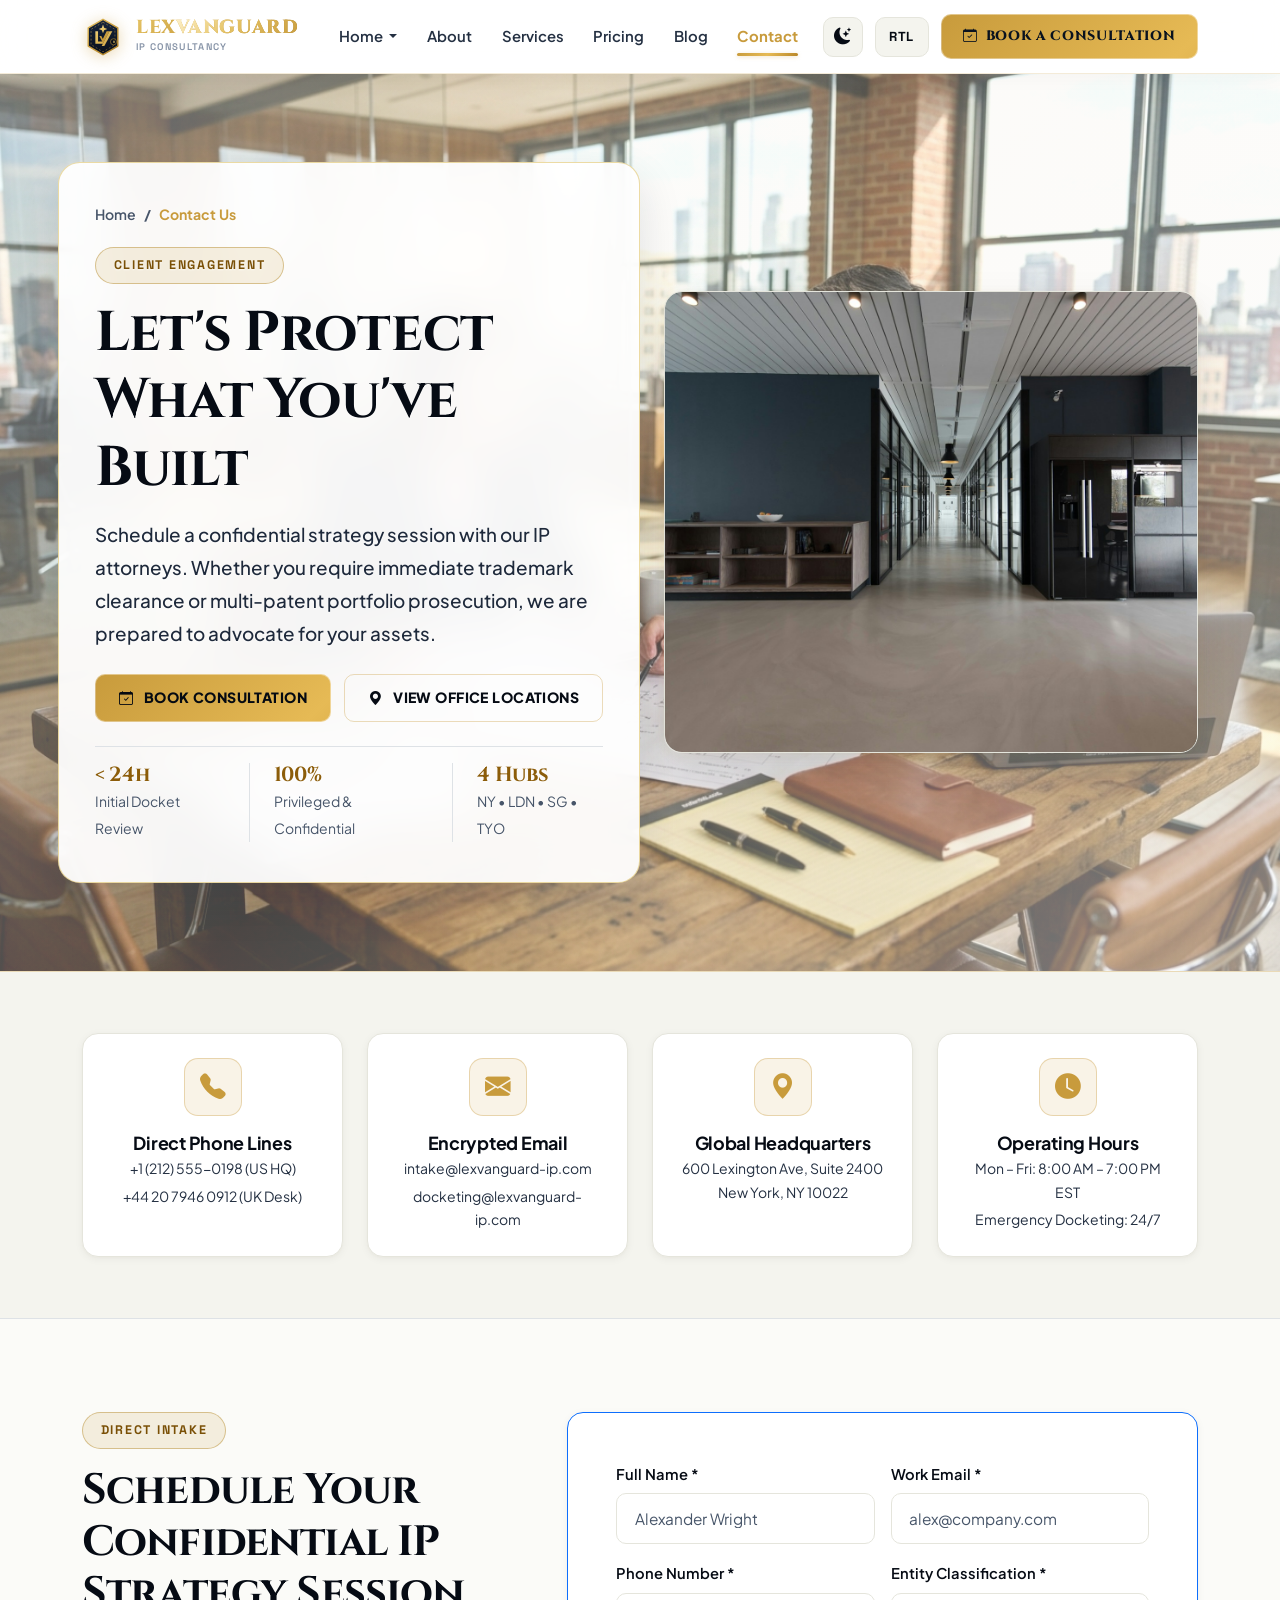
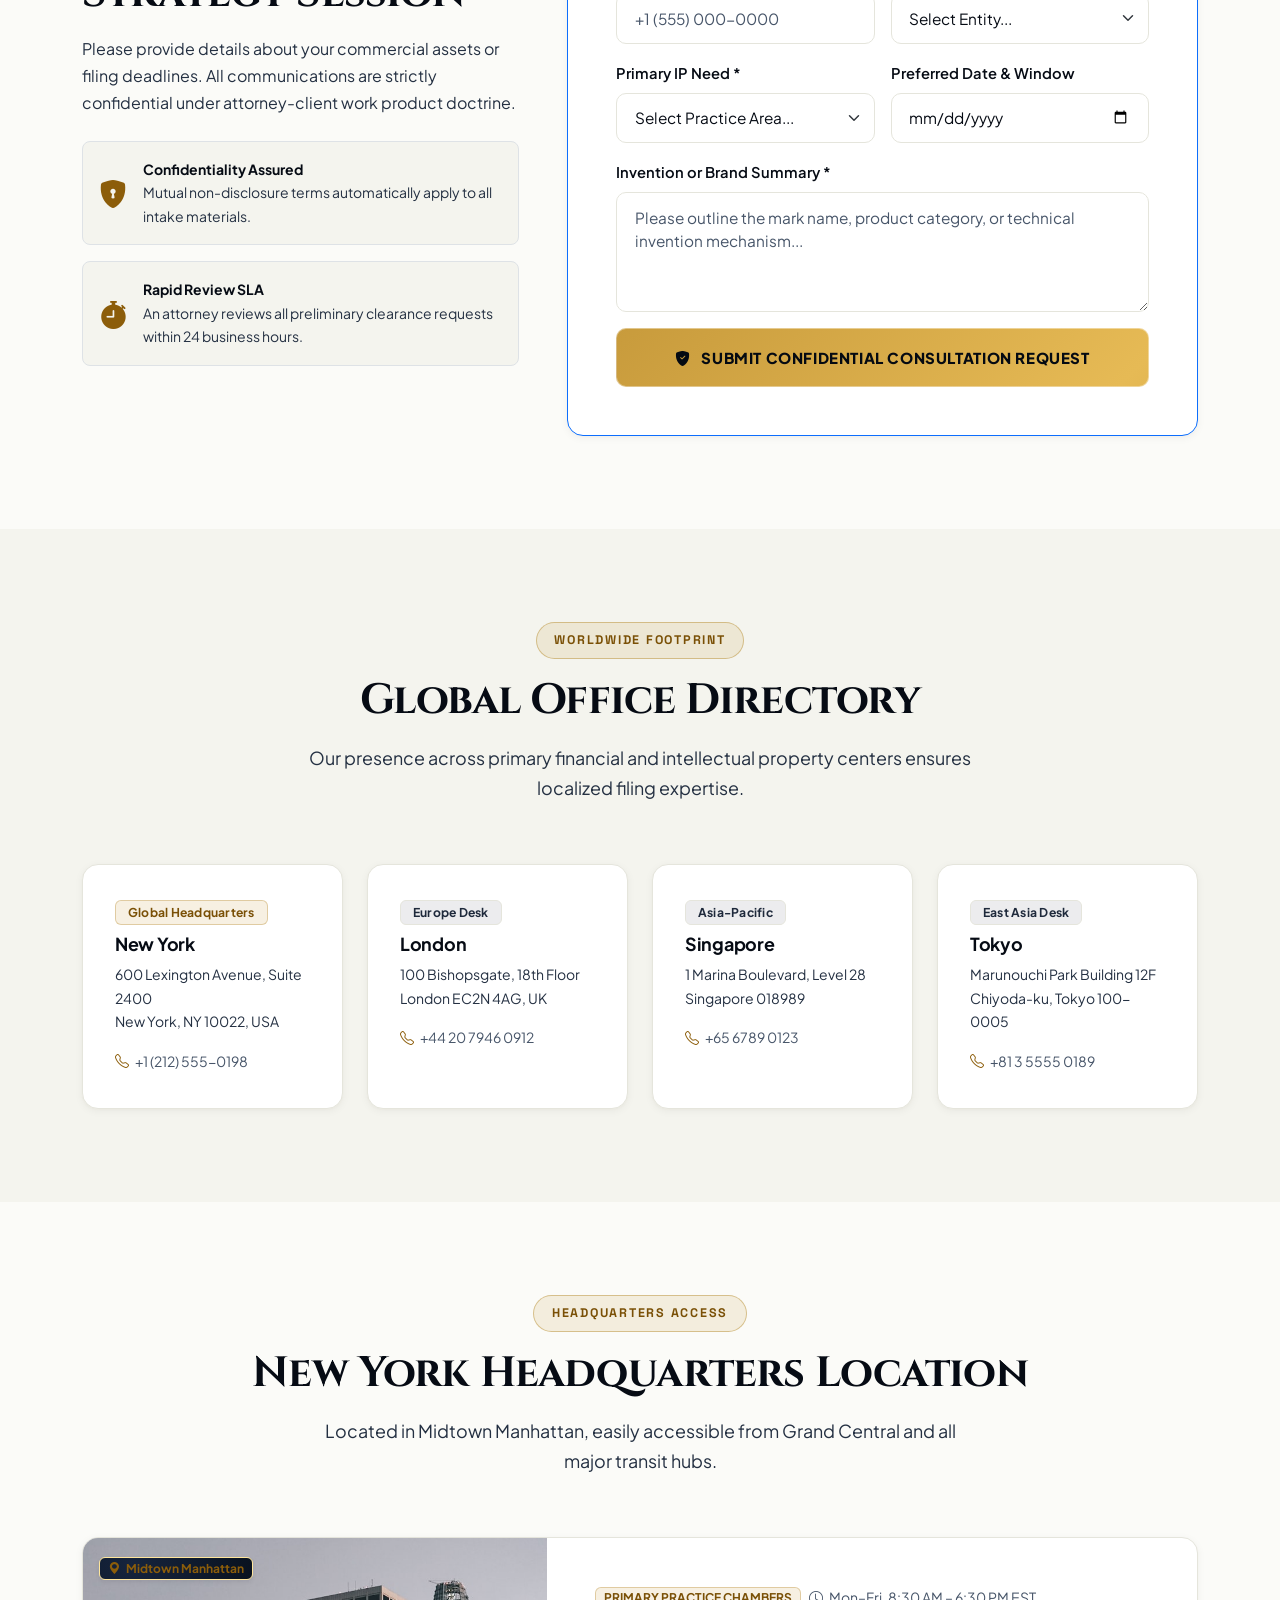
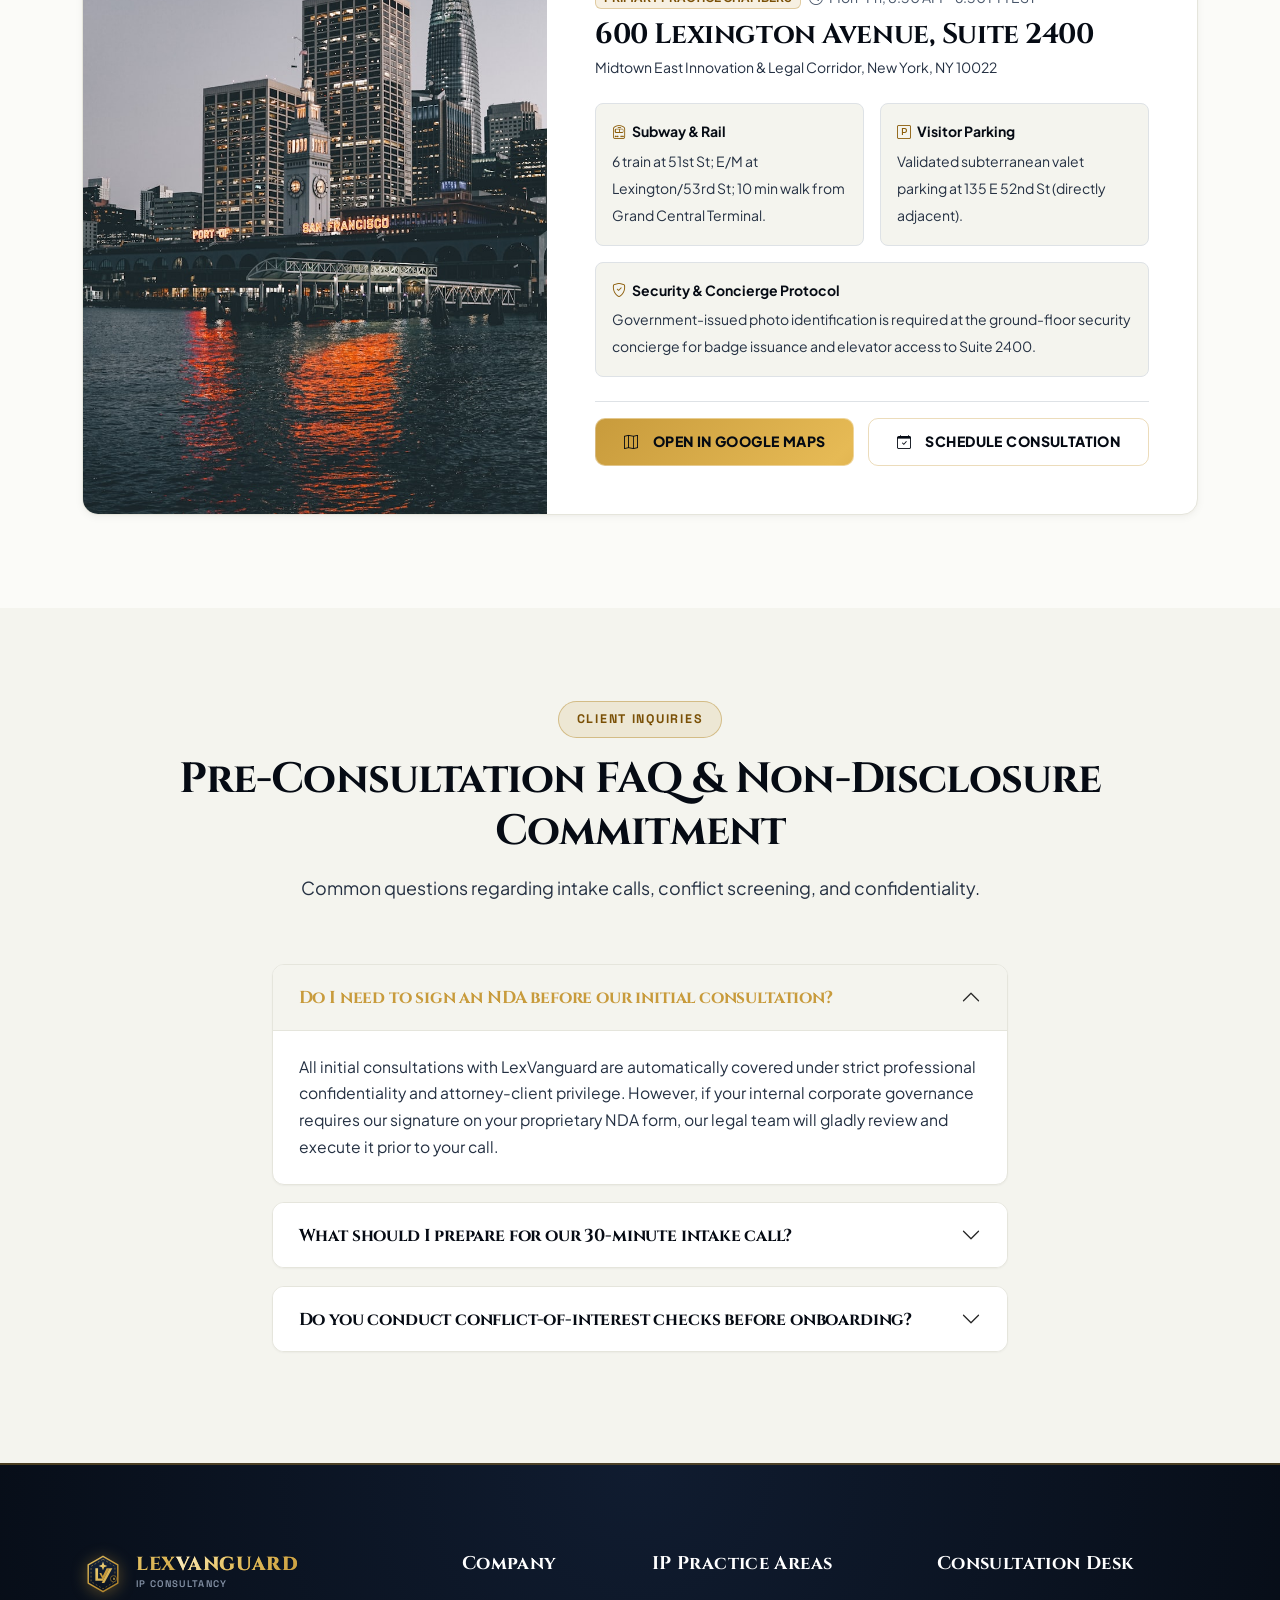
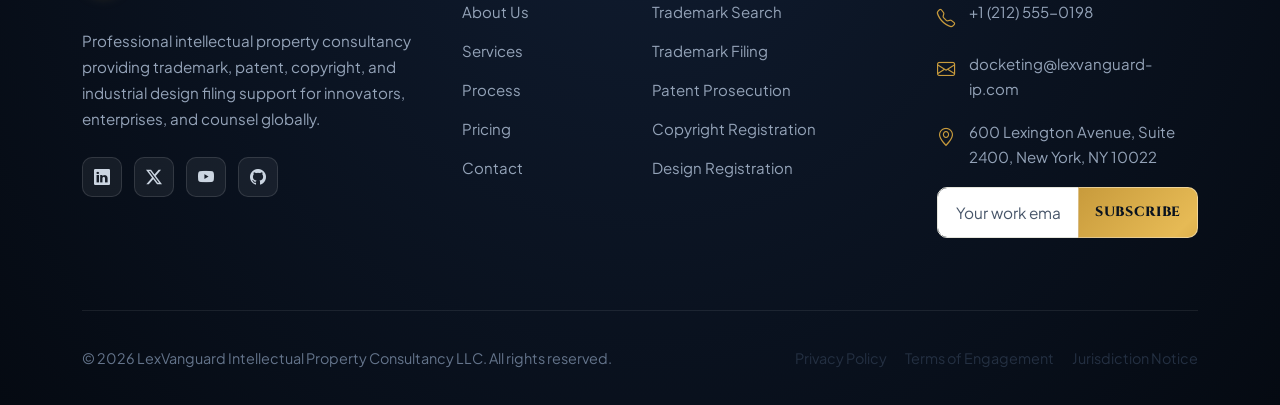
<file: contact.html>
<!DOCTYPE html>
<html lang="en">
<head>
  <meta charset="UTF-8">
  <meta name="viewport" content="width=device-width, initial-scale=1.0">
  <title>Contact & Consultation — LexVanguard</title>
  <meta name="description" content="Schedule a confidential consultation with LexVanguard's senior patent attorneys and trademark prosecution specialists.">
  <link rel="canonical" href="https://www.lexvanguard-ip.com/contact.html">

  <!-- Favicon and Brand Icons -->
  <link rel="icon" type="image/svg+xml" href="assets/icons/favicon.svg">
  <link rel="icon" type="image/png" sizes="32x32" href="assets/icons/favicon-32x32.png">
  <link rel="icon" type="image/png" sizes="16x16" href="assets/icons/favicon-16x16.png">
  <link rel="apple-touch-icon" sizes="180x180" href="assets/icons/apple-touch-icon.png">
  <link rel="shortcut icon" href="favicon.ico">
  <link rel="manifest" href="site.webmanifest">

  <!-- Google Fonts -->
  <link rel="preconnect" href="https://fonts.googleapis.com">
  <link rel="preconnect" href="https://fonts.gstatic.com" crossorigin>
  <link href="https://fonts.googleapis.com/css2?family=Cinzel:wght@500;600;700;800;900&family=Plus+Jakarta+Sans:ital,wght@0,300;0,400;0,500;0,600;0,700;0,800;1,400&family=Space+Grotesk:wght@500;600;700&display=swap" rel="stylesheet">

  <!-- Bootstrap 5.3 CSS & Bootstrap Icons -->
  <link href="https://cdn.jsdelivr.net/npm/bootstrap@5.3.3/dist/css/bootstrap.min.css" rel="stylesheet">
  <link rel="stylesheet" href="https://cdn.jsdelivr.net/npm/bootstrap-icons@1.11.3/font/bootstrap-icons.min.css">

  <!-- Custom CSS -->
  <link rel="stylesheet" href="assets/css/style.css">
  <link rel="stylesheet" href="assets/css/responsive.css">
  <link rel="stylesheet" href="assets/css/rtl.css">
</head>
<body>

  <!-- ==========================================================================
       GLOBAL NAVBAR
       ========================================================================== -->
      <!-- ==========================================================================
       GLOBAL HEADER / NAVBAR
       ========================================================================== -->
  <header class="lv-header">
    <div class="container-xl">
      <nav class="navbar navbar-expand-xl">
        <!-- Brand Logo -->
                <a class="navbar-brand" href="index.html">
          <div class="brand-icon">
            <svg class="brand-logo-svg" viewBox="0 0 44 44" fill="none" xmlns="http://www.w3.org/2000/svg" aria-hidden="true">
              <defs>
                <linearGradient id="lvGoldGrad" x1="4" y1="4" x2="40" y2="40" gradientUnits="userSpaceOnUse">
                  <stop offset="0%" stop-color="#E5C365"/>
                  <stop offset="50%" stop-color="#C89B3C"/>
                  <stop offset="100%" stop-color="#A27724"/>
                </linearGradient>
                <linearGradient id="lvGoldGleam" x1="10" y1="6" x2="34" y2="38" gradientUnits="userSpaceOnUse">
                  <stop offset="0%" stop-color="#FFF3CE"/>
                  <stop offset="35%" stop-color="#E5C365"/>
                  <stop offset="100%" stop-color="#C89B3C"/>
                </linearGradient>
                <linearGradient id="lvShieldFill" x1="22" y1="2" x2="22" y2="42" gradientUnits="userSpaceOnUse">
                  <stop offset="0%" stop-color="#16253E"/>
                  <stop offset="100%" stop-color="#080F1A"/>
                </linearGradient>
              </defs>
              <path d="M22 3.5L37.5 12.5V31.5L22 40.5L6.5 31.5V12.5L22 3.5Z" fill="url(#lvShieldFill)" stroke="url(#lvGoldGrad)" stroke-width="1.5" stroke-linejoin="round"/>
              <path d="M22 6.5L34.5 14V30L22 37.5L9.5 30V14L22 6.5Z" stroke="url(#lvGoldGrad)" stroke-width="0.75" stroke-dasharray="2 2" stroke-opacity="0.65" stroke-linejoin="round"/>
              <path d="M14 16V29H22V26.8H16.8V16H14Z" fill="url(#lvGoldGleam)"/>
              <path d="M22 29L28.8 16H25.8L21.8 24.2L20.2 21H18.2L21 26.5L22 29Z" fill="url(#lvGoldGrad)"/>
              <path d="M28.8 16H31.8L23.4 31.5H20.6L28.8 16Z" fill="url(#lvGoldGleam)"/>
              <path d="M22 9L23.2 12.2L26.5 13.5L23.2 14.8L22 18L20.8 14.8L17.5 13.5L20.8 12.2L22 9Z" fill="url(#lvGoldGleam)"/>
              <circle cx="33" cy="27" r="3.2" stroke="url(#lvGoldGrad)" stroke-width="0.6" fill="#080F1A"/>
              <text x="33" y="28.8" font-family="'Plus Jakarta Sans', sans-serif" font-size="3.2" font-weight="800" fill="#E5C365" text-anchor="middle">R</text>
            </svg>
          </div>
          <div class="brand-text">
            <span class="brand-name">LEX<span>VANGUARD</span></span>
            <span class="brand-sub">IP CONSULTANCY</span>
          </div>
        </a>

        <!-- Mobile Utility Actions & Hamburger -->
        <div class="d-flex align-items-center gap-2 d-xl-none">
          <button type="button" class="btn-theme-toggle" aria-label="Toggle Theme" title="Toggle Theme">
            <i class="bi bi-moon-stars-fill"></i>
          </button>
          <button type="button" class="btn-rtl-toggle" aria-label="Toggle Layout Direction" title="Toggle Layout Direction">
            <span class="rtl-text">RTL</span>
          </button>
          <button class="navbar-toggler" type="button" data-bs-toggle="collapse" data-bs-target="#navbarMain" aria-controls="navbarMain" aria-expanded="false" aria-label="Toggle navigation">
            <i class="bi bi-list fs-3"></i>
          </button>
        </div>

        <!-- Main Navigation Links & Desktop Actions -->
        <div class="collapse navbar-collapse" id="navbarMain">
                    <ul class="navbar-nav mx-auto mb-2 mb-xl-0">
            <!-- 1. Home Dropdown -->
            <li class="nav-item dropdown">
              <a class="nav-link dropdown-toggle" href="#" role="button" data-bs-toggle="dropdown" aria-expanded="false">
                Home
              </a>
              <ul class="dropdown-menu">
                <li><a class="dropdown-item" href="index.html">Home 1 — General IP</a></li>
                <li><a class="dropdown-item" href="home-2.html">Home 2 — Startup &amp; Business</a></li>
              </ul>
            </li>

            <!-- 2. About -->
            <li class="nav-item">
              <a class="nav-link" href="about.html">About</a>
            </li>

            <!-- 3. Services -->
            <li class="nav-item">
              <a class="nav-link" href="services.html">Services</a>
            </li>

            <!-- 4. Pricing -->
            <li class="nav-item">
              <a class="nav-link" href="pricing.html">Pricing</a>
            </li>

            <!-- 5. Blog -->
            <li class="nav-item">
              <a class="nav-link" href="blog.html">Blog</a>
            </li>

            <!-- 6. Contact -->
            <li class="nav-item">
              <a class="nav-link active" href="contact.html">Contact</a>
            </li>
          </ul>

          <!-- Desktop Utility Actions -->
          <div class="header-actions">
            <button type="button" class="btn-theme-toggle d-none d-xl-inline-flex" aria-label="Toggle Theme" title="Toggle Theme">
              <i class="bi bi-moon-stars-fill"></i>
            </button>

            <button type="button" class="btn-rtl-toggle d-none d-xl-inline-flex" aria-label="Toggle Layout Direction" title="Toggle Layout Direction">
              <span class="rtl-text">RTL</span>
            </button>

            <a href="contact.html" class="btn-consultation">
              <i class="bi bi-calendar-check"></i>
              <span>Book a Consultation</span>
            </a>
          </div>
        </div>
      </nav>
    </div>
  </header>

  <!-- ==========================================================================
       MAIN CONTENT (6 Substantial Content Sections)
       ========================================================================== -->
  <main>

    <!-- SECTION 1: HERO (Contact Us & Dedicated Unique Image) -->
    <section class="inner-hero position-relative overflow-hidden">
      <!-- Partner Consultation Suite Background -->
      <div class="hero-backdrop">
        <img src="assets/images/hero/hero-bg-contact.jpg" alt="Executive Partner Consultation Suite in Architectural Law Chambers" class="hero-backdrop-img">
        <div class="hero-backdrop-overlay"></div>
      </div>

      <div class="container position-relative" style="z-index: 2;">
        <div class="row align-items-center g-5">
          <div class="col-lg-6 inner-hero-content">
            <nav aria-label="breadcrumb">
              <ol class="breadcrumb">
                <li class="breadcrumb-item"><a href="index.html">Home</a></li>
                <li class="breadcrumb-item active" aria-current="page">Contact Us</li>
              </ol>
            </nav>
            <div class="section-badge">Client Engagement</div>
            <h1 class="display-4 fw-bold mb-3">Let's Protect What You've Built</h1>
            <p class="lead mb-4">
              Schedule a confidential strategy session with our IP attorneys. Whether you require immediate trademark clearance or multi-patent portfolio prosecution, we are prepared to advocate for your assets.
            </p>
            <div class="cta-button-pair mb-4">
              <a href="#consultation-form" class="btn-custom-primary">
                <i class="bi bi-calendar-check"></i> Book Consultation
              </a>
              <a href="#global-offices" class="btn-custom-outline">
                <i class="bi bi-geo-alt-fill"></i> View Office Locations
              </a>
            </div>
            <div class="d-flex align-items-center gap-4 pt-3 border-top">
              <div>
                <h4 class="text-accent mb-0 fw-bold">&lt; 24h</h4>
                <small class="text-muted">Initial Docket Review</small>
              </div>
              <div class="border-start ps-4">
                <h4 class="text-accent mb-0 fw-bold">100%</h4>
                <small class="text-muted">Privileged &amp; Confidential</small>
              </div>
              <div class="border-start ps-4">
                <h4 class="text-accent mb-0 fw-bold">4 Hubs</h4>
                <small class="text-muted">NY &bull; LDN &bull; SG &bull; TYO</small>
              </div>
            </div>
          </div>

          <div class="col-lg-6">
            <div class="inner-hero-image-wrap">
              <img src="assets/images/office/consultation-meeting.jpg" alt="Executive Meeting and Private Consultation Chamber at LexVanguard" class="img-fluid rounded-4" style="height: 460px; min-height: 380px; object-fit: cover; width: 100%;">
            </div>
          </div>
        </div>
      </div>
    </section>

    <!-- SECTION 2: CONTACT INFORMATION CARDS -->
    <section class="section-py-sm bg-alt-section border-bottom">
      <div class="container">
        <div class="row g-4">
          <div class="col-md-6 col-lg-3">
            <div class="ip-card text-center p-4">
              <div class="ip-card-icon mx-auto mb-3"><i class="bi bi-telephone-fill"></i></div>
              <h5 class="fw-bold mb-1">Direct Phone Lines</h5>
              <p class="text-secondary small mb-1">+1 (212) 555-0198 (US HQ)</p>
              <p class="text-secondary small mb-0">+44 20 7946 0912 (UK Desk)</p>
            </div>
          </div>

          <div class="col-md-6 col-lg-3">
            <div class="ip-card text-center p-4">
              <div class="ip-card-icon mx-auto mb-3"><i class="bi bi-envelope-fill"></i></div>
              <h5 class="fw-bold mb-1">Encrypted Email</h5>
              <p class="text-secondary small mb-1">intake@lexvanguard-ip.com</p>
              <p class="text-secondary small mb-0">docketing@lexvanguard-ip.com</p>
            </div>
          </div>

          <div class="col-md-6 col-lg-3">
            <div class="ip-card text-center p-4">
              <div class="ip-card-icon mx-auto mb-3"><i class="bi bi-geo-alt-fill"></i></div>
              <h5 class="fw-bold mb-1">Global Headquarters</h5>
              <p class="text-secondary small mb-0">600 Lexington Ave, Suite 2400<br>New York, NY 10022</p>
            </div>
          </div>

          <div class="col-md-6 col-lg-3">
            <div class="ip-card text-center p-4">
              <div class="ip-card-icon mx-auto mb-3"><i class="bi bi-clock-fill"></i></div>
              <h5 class="fw-bold mb-1">Operating Hours</h5>
              <p class="text-secondary small mb-1">Mon – Fri: 8:00 AM – 7:00 PM EST</p>
              <p class="text-secondary small mb-0">Emergency Docketing: 24/7</p>
            </div>
          </div>
        </div>
      </div>
    </section>

    <!-- SECTION 3: COMPREHENSIVE CONSULTATION BOOKING FORM -->
    <section class="section-py" id="consultation-form">
      <div class="container">
        <div class="row g-5">
          <div class="col-lg-5">
            <div class="section-badge">Direct Intake</div>
            <h2 class="section-title">Schedule Your Confidential IP Strategy Session</h2>
            <p class="text-secondary mb-4">
              Please provide details about your commercial assets or filing deadlines. All communications are strictly confidential under attorney-client work product doctrine.
            </p>
            <div class="d-flex flex-column gap-3">
              <div class="p-3 bg-alt-section rounded-3 border d-flex gap-3 align-items-center">
                <i class="bi bi-shield-lock-fill text-accent fs-3"></i>
                <div class="small">
                  <strong class="d-block text-primary">Confidentiality Assured</strong>
                  <span class="text-secondary">Mutual non-disclosure terms automatically apply to all intake materials.</span>
                </div>
              </div>

              <div class="p-3 bg-alt-section rounded-3 border d-flex gap-3 align-items-center">
                <i class="bi bi-stopwatch-fill text-accent fs-3"></i>
                <div class="small">
                  <strong class="d-block text-primary">Rapid Review SLA</strong>
                  <span class="text-secondary">An attorney reviews all preliminary clearance requests within 24 business hours.</span>
                </div>
              </div>
            </div>
          </div>

          <div class="col-lg-7">
            <div class="ip-card p-4 p-md-5 border-primary">
              <form class="js-consultation-form" novalidate>
                <div class="row g-3">
                  <div class="col-md-6">
                    <label class="form-label">Full Name *</label>
                    <input type="text" class="form-control" required placeholder="Alexander Wright">
                    <div class="invalid-feedback">Please enter your full name.</div>
                  </div>
                  <div class="col-md-6">
                    <label class="form-label">Work Email *</label>
                    <input type="email" class="form-control" required placeholder="alex@company.com">
                    <div class="invalid-feedback">Please provide a valid business email.</div>
                  </div>
                  <div class="col-md-6">
                    <label class="form-label">Phone Number *</label>
                    <input type="tel" class="form-control" required placeholder="+1 (555) 000-0000">
                    <div class="invalid-feedback">Please provide a valid phone number.</div>
                  </div>
                  <div class="col-md-6">
                    <label class="form-label">Entity Classification *</label>
                    <select class="form-select" required>
                      <option value="">Select Entity...</option>
                      <option value="corporation">Corporation / LLC</option>
                      <option value="startup">Venture-Backed Startup</option>
                      <option value="individual">Individual Founder / Inventor</option>
                      <option value="counsel">Outside Legal Counsel</option>
                    </select>
                    <div class="invalid-feedback">Please select an entity classification.</div>
                  </div>
                  <div class="col-md-6">
                    <label class="form-label">Primary IP Need *</label>
                    <select class="form-select" required>
                      <option value="">Select Practice Area...</option>
                      <option value="trademark">Trademark Clearance & Registration</option>
                      <option value="patent">Provisional / Utility Patent Filing</option>
                      <option value="copyright">Copyright Deposit</option>
                      <option value="design">Industrial Design Protection</option>
                      <option value="portfolio">Multi-Country Portfolio Audit</option>
                      <option value="office-action">Office Action Rebuttal</option>
                    </select>
                    <div class="invalid-feedback">Please select an IP practice area.</div>
                  </div>
                  <div class="col-md-6">
                    <label class="form-label">Preferred Date & Window</label>
                    <input type="date" class="form-control">
                  </div>
                  <div class="col-12">
                    <label class="form-label">Invention or Brand Summary *</label>
                    <textarea class="form-control" rows="4" required placeholder="Please outline the mark name, product category, or technical invention mechanism..."></textarea>
                    <div class="invalid-feedback">Please provide a brief description.</div>
                  </div>
                  <div class="col-12">
                    <button type="submit" class="btn-custom-primary w-100 py-3">
                      <i class="bi bi-shield-fill-check"></i> Submit Confidential Consultation Request
                    </button>
                  </div>
                </div>
              </form>
            </div>
          </div>
        </div>
      </div>
    </section>

    <!-- SECTION 4: GLOBAL OFFICES & REGIONAL HUBS -->
    <section class="section-py bg-alt-section" id="global-offices">
      <div class="container">
        <div class="section-header text-center">
          <div class="section-badge">Worldwide Footprint</div>
          <h2 class="section-title">Global Office Directory</h2>
          <p class="section-desc">Our presence across primary financial and intellectual property centers ensures localized filing expertise.</p>
        </div>

        <div class="row g-4">
          <!-- New York -->
          <div class="col-md-6 col-lg-3">
            <div class="ip-card h-100">
              <span class="badge footprint-badge bg-accent-light text-accent mb-2">Global Headquarters</span>
              <h5 class="fw-bold mb-2">New York</h5>
              <p class="text-secondary small mb-3">600 Lexington Avenue, Suite 2400<br>New York, NY 10022, USA</p>
              <p class="small text-muted mb-0"><i class="bi bi-telephone text-accent me-1"></i> +1 (212) 555-0198</p>
            </div>
          </div>

          <!-- London -->
          <div class="col-md-6 col-lg-3">
            <div class="ip-card h-100">
              <span class="badge footprint-badge bg-secondary-subtle text-secondary mb-2">Europe Desk</span>
              <h5 class="fw-bold mb-2">London</h5>
              <p class="text-secondary small mb-3">100 Bishopsgate, 18th Floor<br>London EC2N 4AG, UK</p>
              <p class="small text-muted mb-0"><i class="bi bi-telephone text-accent me-1"></i> +44 20 7946 0912</p>
            </div>
          </div>

          <!-- Singapore -->
          <div class="col-md-6 col-lg-3">
            <div class="ip-card h-100">
              <span class="badge footprint-badge bg-secondary-subtle text-secondary mb-2">Asia-Pacific</span>
              <h5 class="fw-bold mb-2">Singapore</h5>
              <p class="text-secondary small mb-3">1 Marina Boulevard, Level 28<br>Singapore 018989</p>
              <p class="small text-muted mb-0"><i class="bi bi-telephone text-accent me-1"></i> +65 6789 0123</p>
            </div>
          </div>

          <!-- Tokyo -->
          <div class="col-md-6 col-lg-3">
            <div class="ip-card h-100">
              <span class="badge footprint-badge bg-secondary-subtle text-secondary mb-2">East Asia Desk</span>
              <h5 class="fw-bold mb-2">Tokyo</h5>
              <p class="text-secondary small mb-3">Marunouchi Park Building 12F<br>Chiyoda-ku, Tokyo 100-0005</p>
              <p class="small text-muted mb-0"><i class="bi bi-telephone text-accent me-1"></i> +81 3 5555 0189</p>
            </div>
          </div>
        </div>
      </div>
    </section>

    <!-- SECTION 5: INTERACTIVE MAP & LOGISTICS CONTAINER -->
    <section class="section-py">
      <div class="container">
        <div class="section-header text-center">
          <div class="section-badge">Headquarters Access</div>
          <h2 class="section-title">New York Headquarters Location</h2>
          <p class="section-desc">Located in Midtown Manhattan, easily accessible from Grand Central and all major transit hubs.</p>
        </div>

        <div class="ip-card p-0 overflow-hidden">
          <div class="row g-0 align-items-stretch">
            <!-- Proportionate Headquarters Building Image Column -->
            <div class="col-lg-5 col-md-6 position-relative" style="min-height: 380px;">
              <img src="assets/images/office/lexington-building.jpg" alt="LexVanguard Global Headquarters 600 Lexington Avenue New York" class="position-absolute top-0 start-0 w-100 h-100 object-fit-cover">
              <div class="position-absolute top-0 start-0 m-3" style="z-index: 2;">
                <span class="badge bg-dark-accent text-accent border border-warning-subtle shadow-sm">
                  <i class="bi bi-geo-alt-fill me-1"></i> Midtown Manhattan
                </span>
              </div>
            </div>

            <!-- Logistics & Access Information Column -->
            <div class="col-lg-7 col-md-6 p-4 p-lg-5 d-flex flex-column justify-content-between">
              <div>
                <div class="d-flex align-items-center gap-2 mb-2 flex-wrap">
                  <span class="badge bg-accent-light text-accent text-uppercase fw-bold">Primary Practice Chambers</span>
                  <span class="text-muted small"><i class="bi bi-clock me-1"></i> Mon–Fri, 8:30 AM – 6:30 PM EST</span>
                </div>
                <h3 class="fw-bold mb-1">600 Lexington Avenue, Suite 2400</h3>
                <p class="text-secondary small mb-4">Midtown East Innovation &amp; Legal Corridor, New York, NY 10022</p>

                <!-- Transit, Parking & Concierge Access Points -->
                <div class="row g-3 mb-4">
                  <div class="col-12 col-sm-6">
                    <div class="p-3 bg-alt-section rounded-3 border h-100">
                      <strong class="d-block text-primary small mb-1">
                        <i class="bi bi-train-front text-accent me-1"></i> Subway &amp; Rail
                      </strong>
                      <span class="text-secondary small">
                        6 train at 51st St; E/M at Lexington/53rd St; 10 min walk from Grand Central Terminal.
                      </span>
                    </div>
                  </div>
                  <div class="col-12 col-sm-6">
                    <div class="p-3 bg-alt-section rounded-3 border h-100">
                      <strong class="d-block text-primary small mb-1">
                        <i class="bi bi-p-square text-accent me-1"></i> Visitor Parking
                      </strong>
                      <span class="text-secondary small">
                        Validated subterranean valet parking at 135 E 52nd St (directly adjacent).
                      </span>
                    </div>
                  </div>
                  <div class="col-12">
                    <div class="p-3 bg-alt-section rounded-3 border">
                      <strong class="d-block text-primary small mb-1">
                        <i class="bi bi-shield-check text-accent me-1"></i> Security &amp; Concierge Protocol
                      </strong>
                      <span class="text-secondary small">
                        Government-issued photo identification is required at the ground-floor security concierge for badge issuance and elevator access to Suite 2400.
                      </span>
                    </div>
                  </div>
                </div>
              </div>

              <!-- Action Buttons -->
              <div class="cta-button-pair pt-3 border-top">
                <a href="https://maps.google.com/?q=600+Lexington+Avenue+New+York+NY" target="_blank" rel="noopener" class="btn-custom-primary">
                  <i class="bi bi-map me-1"></i> Open in Google Maps
                </a>
                <a href="#consultation-form" class="btn-custom-outline">
                  <i class="bi bi-calendar-check me-1"></i> Schedule Consultation
                </a>
              </div>
            </div>
          </div>
        </div>
      </div>
    </section>

    <!-- SECTION 6: PRE-CONSULTATION FAQS & CONFIDENTIALITY -->
    <section class="section-py bg-alt-section">
      <div class="container">
        <div class="section-header text-center">
          <div class="section-badge">Client Inquiries</div>
          <h2 class="section-title">Pre-Consultation FAQ & Non-Disclosure Commitment</h2>
          <p class="section-desc">Common questions regarding intake calls, conflict screening, and confidentiality.</p>
        </div>

        <div class="row justify-content-center">
          <div class="col-lg-8">
            <div class="accordion accordion-custom" id="faqContact">
              <div class="accordion-item">
                <h3 class="accordion-header">
                  <button class="accordion-button" type="button" data-bs-toggle="collapse" data-bs-target="#cFaq1" aria-expanded="true">
                    Do I need to sign an NDA before our initial consultation?
                  </button>
                </h3>
                <div id="cFaq1" class="accordion-collapse collapse show" data-bs-parent="#faqContact">
                  <div class="accordion-body">
                    All initial consultations with LexVanguard are automatically covered under strict professional confidentiality and attorney-client privilege. However, if your internal corporate governance requires our signature on your proprietary NDA form, our legal team will gladly review and execute it prior to your call.
                  </div>
                </div>
              </div>

              <div class="accordion-item">
                <h3 class="accordion-header">
                  <button class="accordion-button collapsed" type="button" data-bs-toggle="collapse" data-bs-target="#cFaq2" aria-expanded="false">
                    What should I prepare for our 30-minute intake call?
                  </button>
                </h3>
                <div id="cFaq2" class="accordion-collapse collapse" data-bs-parent="#faqContact">
                  <div class="accordion-body">
                    Having your proposed mark name, high-resolution logo, or a non-confidential high-level synopsis of your invention ready is helpful. If you have active commercial use dates, packaging samples, or specific foreign target markets in mind, bring those along as well.
                  </div>
                </div>
              </div>

              <div class="accordion-item">
                <h3 class="accordion-header">
                  <button class="accordion-button collapsed" type="button" data-bs-toggle="collapse" data-bs-target="#cFaq3" aria-expanded="false">
                    Do you conduct conflict-of-interest checks before onboarding?
                  </button>
                </h3>
                <div id="cFaq3" class="accordion-collapse collapse" data-bs-parent="#faqContact">
                  <div class="accordion-body">
                    Yes. Before examining proprietary assets in detail, our intake department performs automated conflict searches against active client rosters and adverse parties to ensure zero conflicting fiduciary representation.
                  </div>
                </div>
              </div>
            </div>
          </div>
        </div>
      </div>
    </section>

  </main>

  <!-- ==========================================================================
       GLOBAL FOOTER
       ========================================================================== -->
  <footer class="lv-footer">
    <div class="container">
      <div class="row g-4 justify-content-between">
        <div class="col-lg-4 col-md-6 footer-brand">
          <a class="navbar-brand mb-3" href="index.html">
            <div class="brand-icon">
              <svg class="brand-logo-svg" viewBox="0 0 44 44" fill="none" xmlns="http://www.w3.org/2000/svg" aria-hidden="true">
                <defs>
                  <linearGradient id="lvGoldGradF" x1="4" y1="4" x2="40" y2="40" gradientUnits="userSpaceOnUse">
                    <stop offset="0%" stop-color="#E5C365"/>
                    <stop offset="50%" stop-color="#C89B3C"/>
                    <stop offset="100%" stop-color="#A27724"/>
                  </linearGradient>
                  <linearGradient id="lvGoldGleamF" x1="10" y1="6" x2="34" y2="38" gradientUnits="userSpaceOnUse">
                    <stop offset="0%" stop-color="#FFF3CE"/>
                    <stop offset="35%" stop-color="#E5C365"/>
                    <stop offset="100%" stop-color="#C89B3C"/>
                  </linearGradient>
                  <linearGradient id="lvShieldFillF" x1="22" y1="2" x2="22" y2="42" gradientUnits="userSpaceOnUse">
                    <stop offset="0%" stop-color="#16253E"/>
                    <stop offset="100%" stop-color="#080F1A"/>
                  </linearGradient>
                </defs>
                <path d="M22 3.5L37.5 12.5V31.5L22 40.5L6.5 31.5V12.5L22 3.5Z" fill="url(#lvShieldFillF)" stroke="url(#lvGoldGradF)" stroke-width="1.5" stroke-linejoin="round"/>
                <path d="M22 6.5L34.5 14V30L22 37.5L9.5 30V14L22 6.5Z" stroke="url(#lvGoldGradF)" stroke-width="0.75" stroke-dasharray="2 2" stroke-opacity="0.65" stroke-linejoin="round"/>
                <path d="M14 16V29H22V26.8H16.8V16H14Z" fill="url(#lvGoldGleamF)"/>
                <path d="M22 29L28.8 16H25.8L21.8 24.2L20.2 21H18.2L21 26.5L22 29Z" fill="url(#lvGoldGradF)"/>
                <path d="M28.8 16H31.8L23.4 31.5H20.6L28.8 16Z" fill="url(#lvGoldGleamF)"/>
                <path d="M22 9L23.2 12.2L26.5 13.5L23.2 14.8L22 18L20.8 14.8L17.5 13.5L20.8 12.2L22 9Z" fill="url(#lvGoldGleamF)"/>
                <circle cx="33" cy="27" r="3.2" stroke="url(#lvGoldGradF)" stroke-width="0.6" fill="#080F1A"/>
                <text x="33" y="28.8" font-family="'Plus Jakarta Sans', sans-serif" font-size="3.2" font-weight="800" fill="#E5C365" text-anchor="middle">R</text>
              </svg>
            </div>
            <div class="brand-text">
              <span class="brand-name">LEX<span>VANGUARD</span></span>
              <span class="brand-sub">IP CONSULTANCY</span>
            </div>
          </a>
          <p class="footer-desc">
            Professional intellectual property consultancy providing trademark, patent, copyright, and industrial design filing support for innovators, enterprises, and counsel globally.
          </p>
          <div class="footer-social-links">
            <a href="https://www.linkedin.com" class="footer-social-btn" aria-label="LinkedIn" target="_blank" rel="noopener noreferrer"><i class="bi bi-linkedin"></i></a>
            <a href="https://x.com" class="footer-social-btn" aria-label="Twitter" target="_blank" rel="noopener noreferrer"><i class="bi bi-twitter-x"></i></a>
            <a href="https://www.youtube.com" class="footer-social-btn" aria-label="YouTube" target="_blank" rel="noopener noreferrer"><i class="bi bi-youtube"></i></a>
            <a href="https://github.com" class="footer-social-btn" aria-label="GitHub" target="_blank" rel="noopener noreferrer"><i class="bi bi-github"></i></a>
          </div>
        </div>

        <div class="col-lg-2 col-md-3 col-6">
          <h4 class="footer-title">Company</h4>
          <ul class="footer-links">
            <li><a href="about.html">About Us</a></li>
            <li><a href="services.html">Services</a></li>
            <li><a href="services.html#process">Process</a></li>
            <li><a href="pricing.html">Pricing</a></li>
            <li><a href="contact.html">Contact</a></li>
          </ul>
        </div>

        <div class="col-lg-3 col-md-3 col-6">
          <h4 class="footer-title">IP Practice Areas</h4>
          <ul class="footer-links">
            <li><a href="services.html">Trademark Search</a></li>
            <li><a href="service-details.html">Trademark Filing</a></li>
            <li><a href="services.html">Patent Prosecution</a></li>
            <li><a href="services.html">Copyright Registration</a></li>
            <li><a href="services.html">Design Registration</a></li>
          </ul>
        </div>

        <div class="col-lg-3 col-md-6">
          <h4 class="footer-title">Consultation Desk</h4>
          <div class="footer-contact-item">
            <i class="bi bi-telephone"></i>
            <span>+1 (212) 555-0198</span>
          </div>
          <div class="footer-contact-item">
            <i class="bi bi-envelope"></i>
            <span>docketing@lexvanguard-ip.com</span>
          </div>
          <div class="footer-contact-item">
            <i class="bi bi-geo-alt"></i>
            <span>600 Lexington Avenue, Suite 2400, New York, NY 10022</span>
          </div>

          <div class="mt-3">
            <form class="js-newsletter-form">
              <div class="input-group">
                <input type="email" class="form-control form-control-sm" placeholder="Your work email..." required aria-label="Subscribe to newsletter">
                <button class="btn btn-consultation btn-sm px-3" type="submit">Subscribe</button>
              </div>
            </form>
          </div>
        </div>
      </div>

      <div class="footer-bottom">
        <div class="row align-items-center">
          <div class="col-md-6 text-center text-md-start">
            &copy; 2026 LexVanguard Intellectual Property Consultancy LLC. All rights reserved.
          </div>
          <div class="col-md-6 text-center text-md-end mt-2 mt-md-0">
            <a href="contact.html" class="text-secondary text-decoration-none me-3">Privacy Policy</a>
            <a href="contact.html" class="text-secondary text-decoration-none me-3">Terms of Engagement</a>
            <a href="contact.html" class="text-secondary text-decoration-none">Jurisdiction Notice</a>
          </div>
        </div>
      </div>
    </div>
  </footer>

  <!-- Bootstrap 5.3 Bundle JS -->
  <script src="https://cdn.jsdelivr.net/npm/bootstrap@5.3.3/dist/js/bootstrap.bundle.min.js"></script>

  <!-- Core Template JS -->
  <script src="assets/js/theme.js"></script>
  <script src="assets/js/rtl.js"></script>
  <script src="assets/js/main.js"></script>
  <script src="assets/js/forms.js"></script>
  <script src="assets/js/faq.js"></script>
  <script src="assets/js/filters.js"></script>

</body>
</html>
</file>
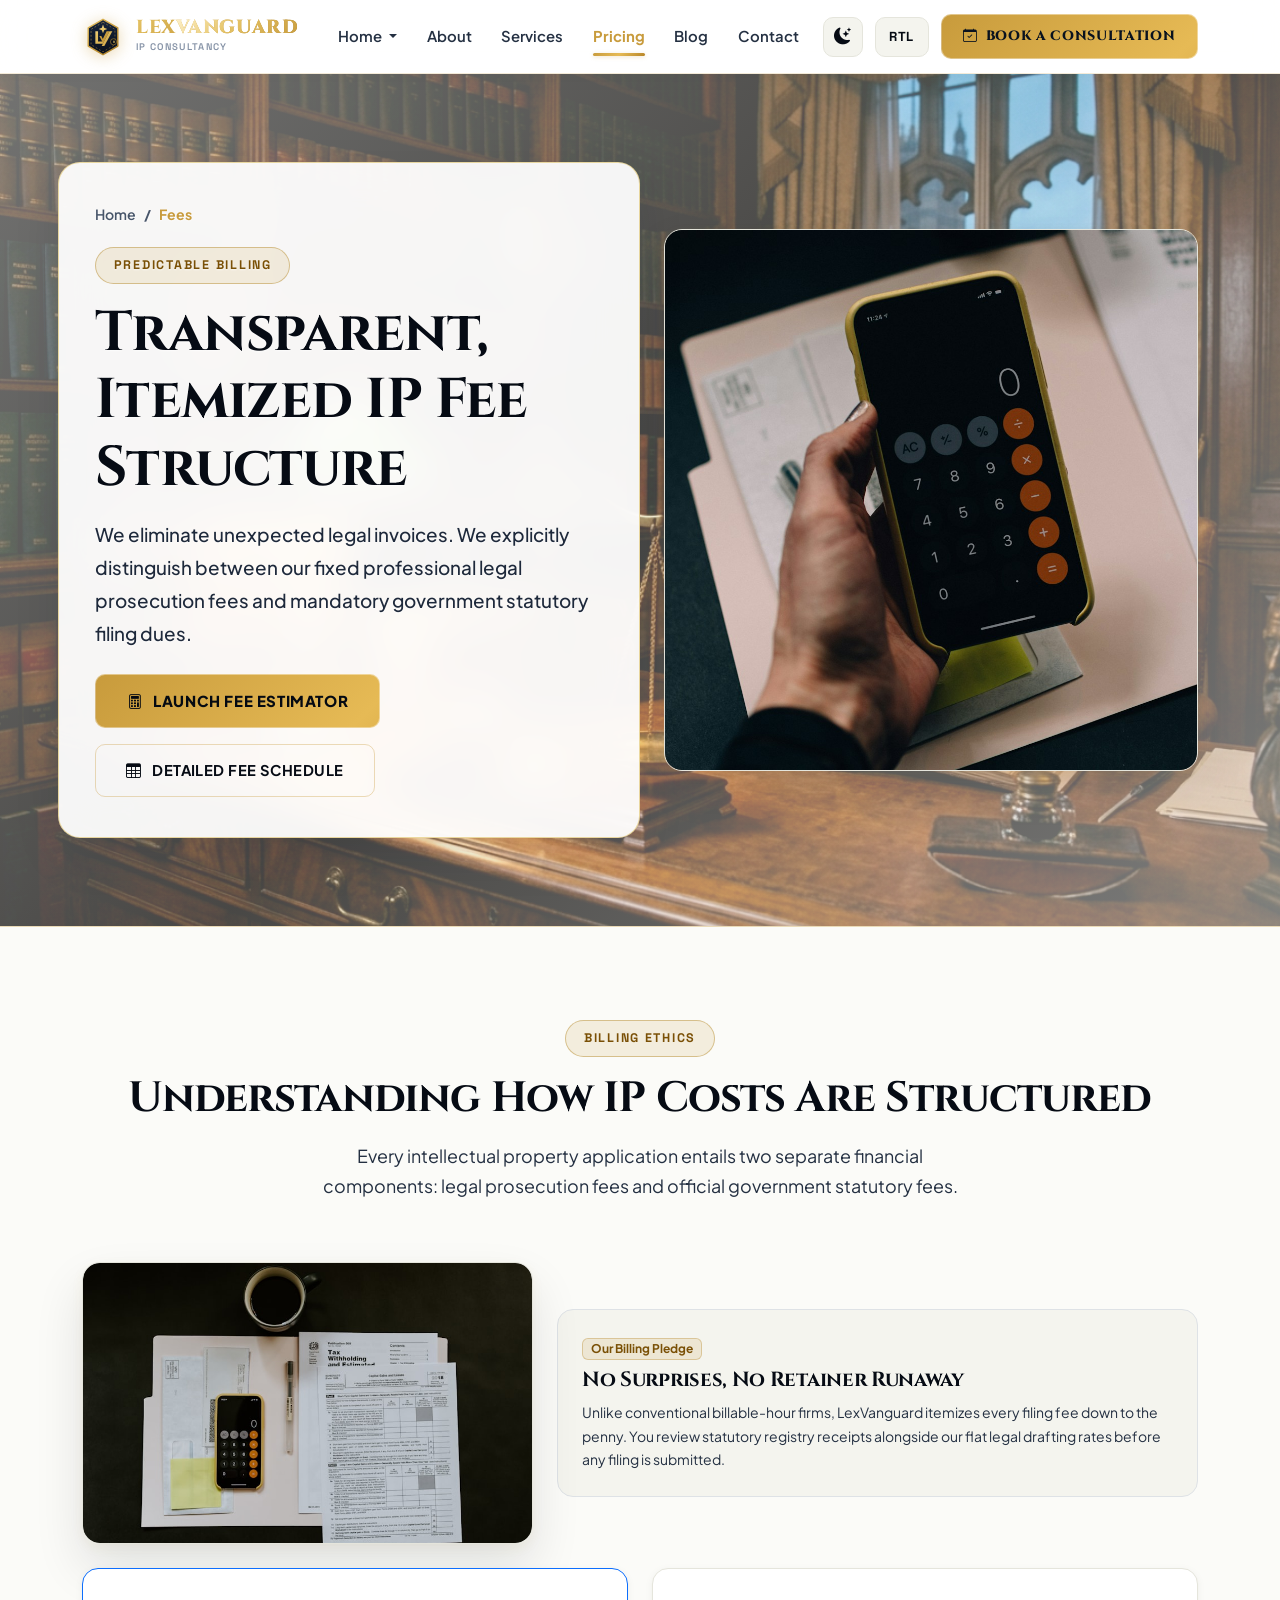
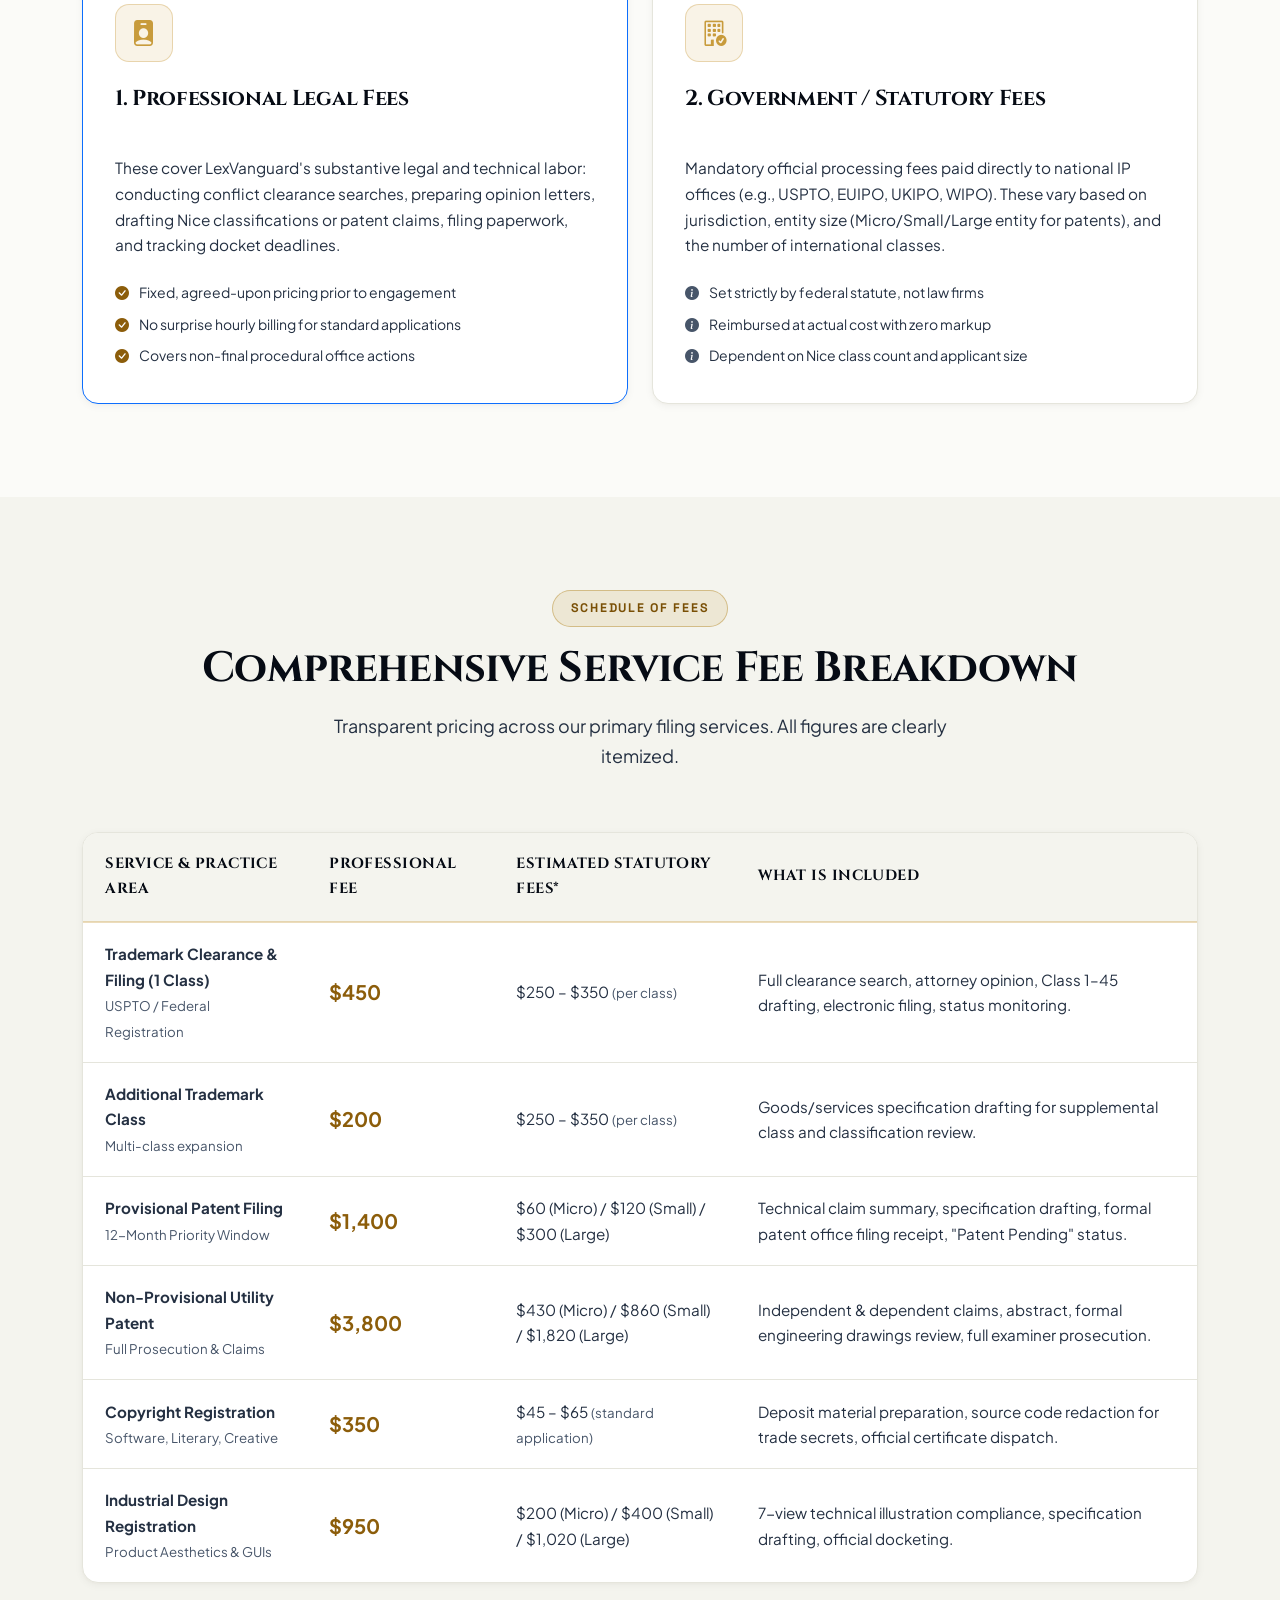
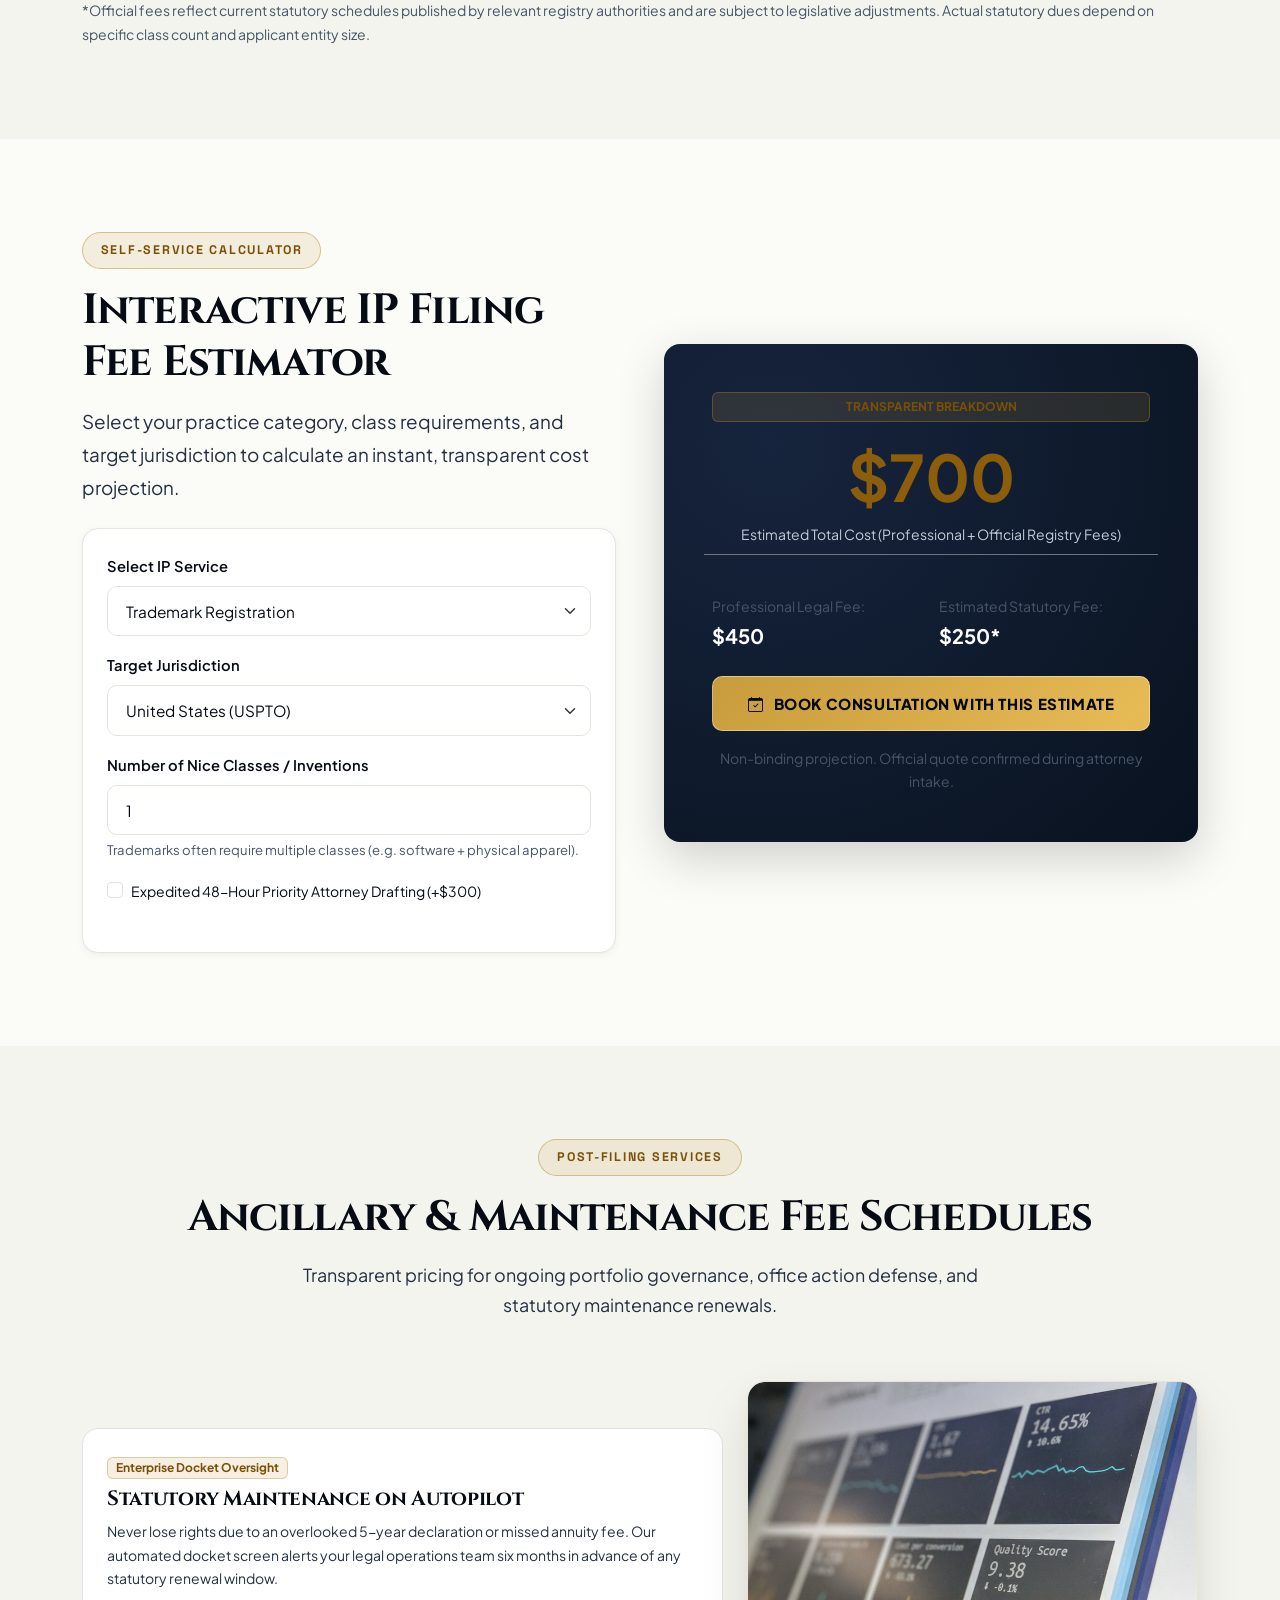
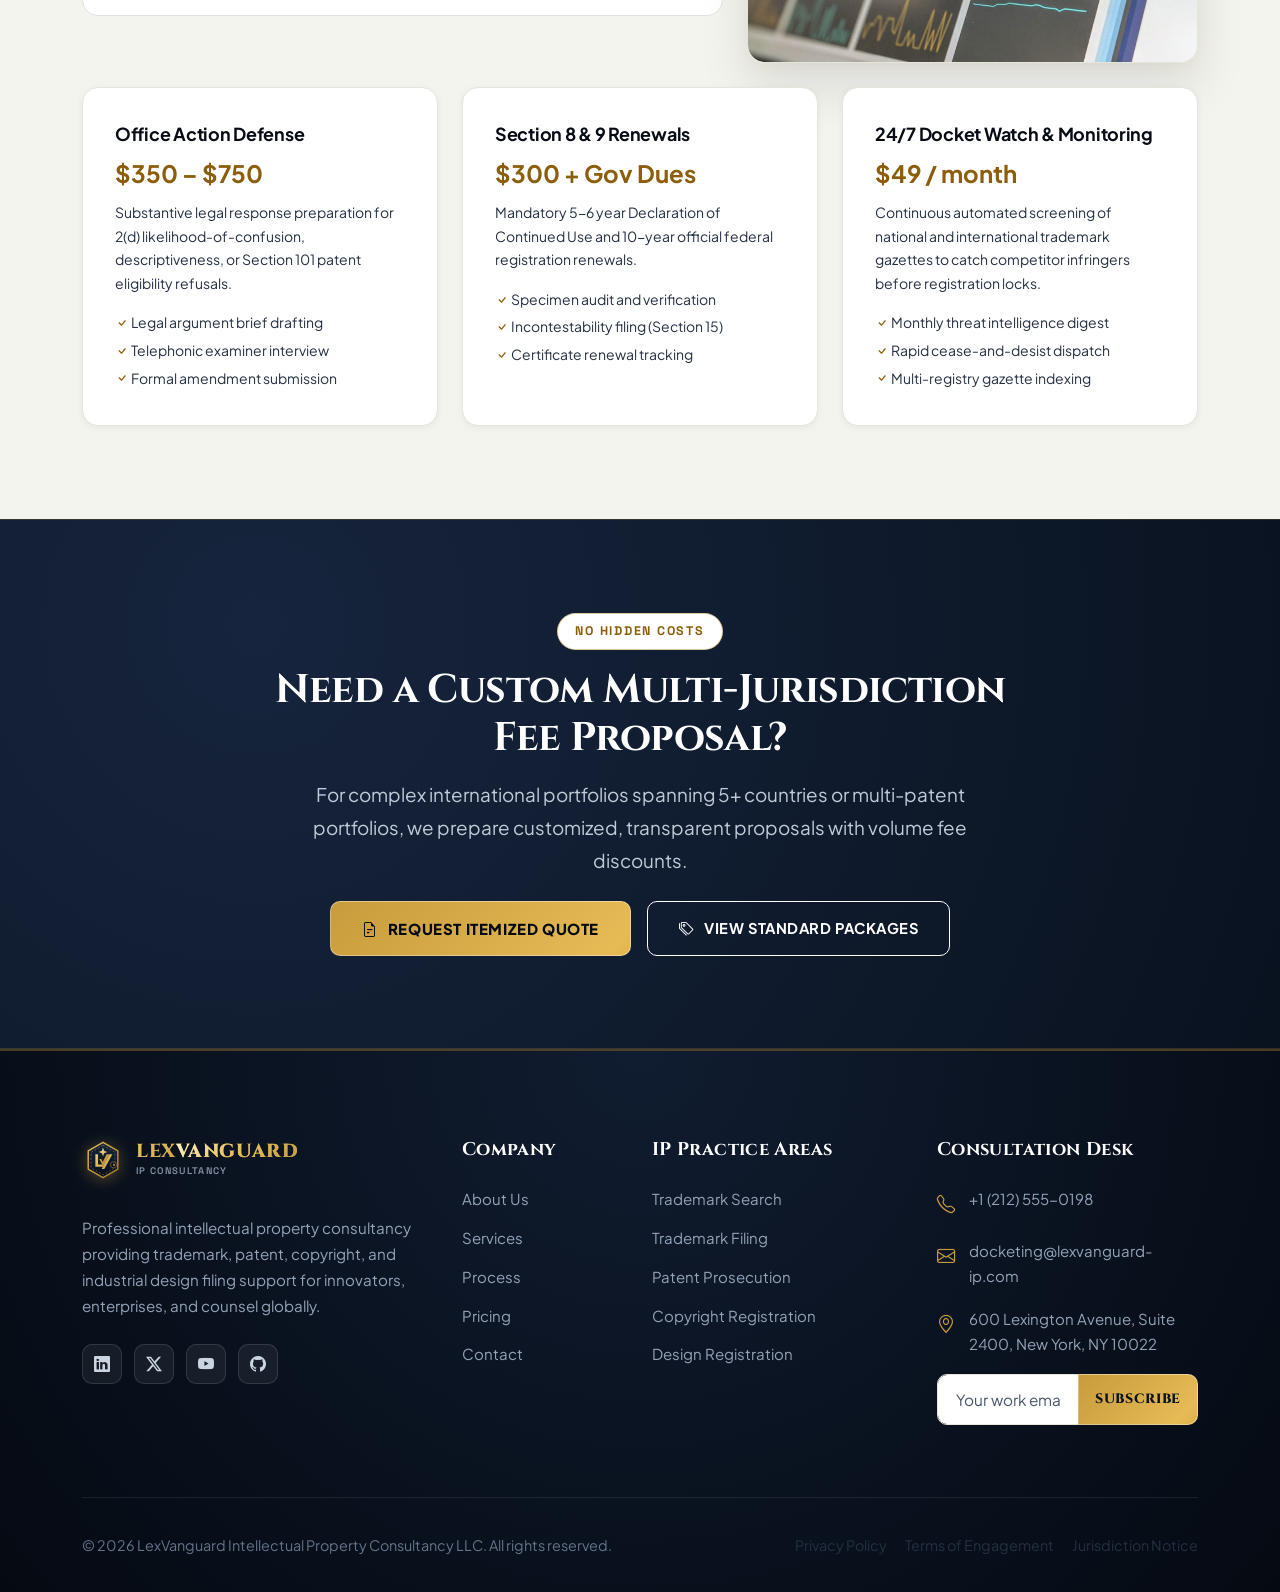
<file: fees.html>
<!DOCTYPE html>
<html lang="en">
<head>
  <meta charset="UTF-8">
  <meta name="viewport" content="width=device-width, initial-scale=1.0">
  <title>Transparent IP Filing Fees — LexVanguard</title>
  <meta name="description" content="Clear, predictable intellectual property legal fees and official government statutory schedules for trademark and patent filings.">
  <link rel="canonical" href="https://www.lexvanguard-ip.com/fees.html">

  <!-- Favicon and Brand Icons -->
  <link rel="icon" type="image/svg+xml" href="assets/icons/favicon.svg">
  <link rel="icon" type="image/png" sizes="32x32" href="assets/icons/favicon-32x32.png">
  <link rel="icon" type="image/png" sizes="16x16" href="assets/icons/favicon-16x16.png">
  <link rel="apple-touch-icon" sizes="180x180" href="assets/icons/apple-touch-icon.png">
  <link rel="shortcut icon" href="favicon.ico">
  <link rel="manifest" href="site.webmanifest">

  <!-- Google Fonts -->
  <link rel="preconnect" href="https://fonts.googleapis.com">
  <link rel="preconnect" href="https://fonts.gstatic.com" crossorigin>
  <link href="https://fonts.googleapis.com/css2?family=Cinzel:wght@500;600;700;800;900&family=Plus+Jakarta+Sans:ital,wght@0,300;0,400;0,500;0,600;0,700;0,800;1,400&family=Space+Grotesk:wght@500;600;700&display=swap" rel="stylesheet">

  <!-- Bootstrap 5.3 CSS & Bootstrap Icons -->
  <link href="https://cdn.jsdelivr.net/npm/bootstrap@5.3.3/dist/css/bootstrap.min.css" rel="stylesheet">
  <link rel="stylesheet" href="https://cdn.jsdelivr.net/npm/bootstrap-icons@1.11.3/font/bootstrap-icons.min.css">

  <!-- Custom CSS -->
  <link rel="stylesheet" href="assets/css/style.css">
  <link rel="stylesheet" href="assets/css/responsive.css">
  <link rel="stylesheet" href="assets/css/rtl.css">
</head>
<body>

  <!-- ==========================================================================
       GLOBAL NAVBAR
       ========================================================================== -->
      <!-- ==========================================================================
       GLOBAL HEADER / NAVBAR
       ========================================================================== -->
  <header class="lv-header">
    <div class="container-xl">
      <nav class="navbar navbar-expand-xl">
        <!-- Brand Logo -->
                <a class="navbar-brand" href="index.html">
          <div class="brand-icon">
            <svg class="brand-logo-svg" viewBox="0 0 44 44" fill="none" xmlns="http://www.w3.org/2000/svg" aria-hidden="true">
              <defs>
                <linearGradient id="lvGoldGrad" x1="4" y1="4" x2="40" y2="40" gradientUnits="userSpaceOnUse">
                  <stop offset="0%" stop-color="#E5C365"/>
                  <stop offset="50%" stop-color="#C89B3C"/>
                  <stop offset="100%" stop-color="#A27724"/>
                </linearGradient>
                <linearGradient id="lvGoldGleam" x1="10" y1="6" x2="34" y2="38" gradientUnits="userSpaceOnUse">
                  <stop offset="0%" stop-color="#FFF3CE"/>
                  <stop offset="35%" stop-color="#E5C365"/>
                  <stop offset="100%" stop-color="#C89B3C"/>
                </linearGradient>
                <linearGradient id="lvShieldFill" x1="22" y1="2" x2="22" y2="42" gradientUnits="userSpaceOnUse">
                  <stop offset="0%" stop-color="#16253E"/>
                  <stop offset="100%" stop-color="#080F1A"/>
                </linearGradient>
              </defs>
              <path d="M22 3.5L37.5 12.5V31.5L22 40.5L6.5 31.5V12.5L22 3.5Z" fill="url(#lvShieldFill)" stroke="url(#lvGoldGrad)" stroke-width="1.5" stroke-linejoin="round"/>
              <path d="M22 6.5L34.5 14V30L22 37.5L9.5 30V14L22 6.5Z" stroke="url(#lvGoldGrad)" stroke-width="0.75" stroke-dasharray="2 2" stroke-opacity="0.65" stroke-linejoin="round"/>
              <path d="M14 16V29H22V26.8H16.8V16H14Z" fill="url(#lvGoldGleam)"/>
              <path d="M22 29L28.8 16H25.8L21.8 24.2L20.2 21H18.2L21 26.5L22 29Z" fill="url(#lvGoldGrad)"/>
              <path d="M28.8 16H31.8L23.4 31.5H20.6L28.8 16Z" fill="url(#lvGoldGleam)"/>
              <path d="M22 9L23.2 12.2L26.5 13.5L23.2 14.8L22 18L20.8 14.8L17.5 13.5L20.8 12.2L22 9Z" fill="url(#lvGoldGleam)"/>
              <circle cx="33" cy="27" r="3.2" stroke="url(#lvGoldGrad)" stroke-width="0.6" fill="#080F1A"/>
              <text x="33" y="28.8" font-family="'Plus Jakarta Sans', sans-serif" font-size="3.2" font-weight="800" fill="#E5C365" text-anchor="middle">R</text>
            </svg>
          </div>
          <div class="brand-text">
            <span class="brand-name">LEX<span>VANGUARD</span></span>
            <span class="brand-sub">IP CONSULTANCY</span>
          </div>
        </a>

        <!-- Mobile Utility Actions & Hamburger -->
        <div class="d-flex align-items-center gap-2 d-xl-none">
          <button type="button" class="btn-theme-toggle" aria-label="Toggle Theme" title="Toggle Theme">
            <i class="bi bi-moon-stars-fill"></i>
          </button>
          <button type="button" class="btn-rtl-toggle" aria-label="Toggle Layout Direction" title="Toggle Layout Direction">
            <span class="rtl-text">RTL</span>
          </button>
          <button class="navbar-toggler" type="button" data-bs-toggle="collapse" data-bs-target="#navbarMain" aria-controls="navbarMain" aria-expanded="false" aria-label="Toggle navigation">
            <i class="bi bi-list fs-3"></i>
          </button>
        </div>

        <!-- Main Navigation Links & Desktop Actions -->
        <div class="collapse navbar-collapse" id="navbarMain">
                    <ul class="navbar-nav mx-auto mb-2 mb-xl-0">
            <!-- 1. Home Dropdown -->
            <li class="nav-item dropdown">
              <a class="nav-link dropdown-toggle" href="#" role="button" data-bs-toggle="dropdown" aria-expanded="false">
                Home
              </a>
              <ul class="dropdown-menu">
                <li><a class="dropdown-item" href="index.html">Home 1 — General IP</a></li>
                <li><a class="dropdown-item" href="home-2.html">Home 2 — Startup &amp; Business</a></li>
              </ul>
            </li>

            <!-- 2. About -->
            <li class="nav-item">
              <a class="nav-link" href="about.html">About</a>
            </li>

            <!-- 3. Services -->
            <li class="nav-item">
              <a class="nav-link" href="services.html">Services</a>
            </li>

            <!-- 4. Pricing -->
            <li class="nav-item">
              <a class="nav-link active" href="pricing.html">Pricing</a>
            </li>

            <!-- 5. Blog -->
            <li class="nav-item">
              <a class="nav-link" href="blog.html">Blog</a>
            </li>

            <!-- 6. Contact -->
            <li class="nav-item">
              <a class="nav-link" href="contact.html">Contact</a>
            </li>
          </ul>

          <!-- Desktop Utility Actions -->
          <div class="header-actions">
            <button type="button" class="btn-theme-toggle d-none d-xl-inline-flex" aria-label="Toggle Theme" title="Toggle Theme">
              <i class="bi bi-moon-stars-fill"></i>
            </button>

            <button type="button" class="btn-rtl-toggle d-none d-xl-inline-flex" aria-label="Toggle Layout Direction" title="Toggle Layout Direction">
              <span class="rtl-text">RTL</span>
            </button>

            <a href="contact.html" class="btn-consultation">
              <i class="bi bi-calendar-check"></i>
              <span>Book a Consultation</span>
            </a>
          </div>
        </div>
      </nav>
    </div>
  </header>

  <!-- ==========================================================================
       MAIN CONTENT (6 Substantial Content Sections)
       ========================================================================== -->
  <main>

    <!-- SECTION 1: HERO (Fees Overview & Dedicated Unique Image) -->
    <section class="inner-hero position-relative overflow-hidden">
      <!-- Judicial Financial Chambers Background -->
      <div class="hero-backdrop">
        <img src="assets/images/hero/hero-bg-fees.jpg" alt="Judicial Financial Chambers and Statutory Calculation Ledger" class="hero-backdrop-img">
        <div class="hero-backdrop-overlay"></div>
      </div>

      <div class="container position-relative" style="z-index: 2;">
        <div class="row align-items-center g-5">
          <div class="col-lg-6 inner-hero-content">
            <nav aria-label="breadcrumb">
              <ol class="breadcrumb">
                <li class="breadcrumb-item"><a href="index.html">Home</a></li>
                <li class="breadcrumb-item active" aria-current="page">Fees</li>
              </ol>
            </nav>
            <div class="section-badge">Predictable Billing</div>
            <h1 class="display-4 fw-bold mb-3">Transparent, Itemized IP Fee Structure</h1>
            <p class="lead mb-4">
              We eliminate unexpected legal invoices. We explicitly distinguish between our fixed professional legal prosecution fees and mandatory government statutory filing dues.
            </p>
            <div class="d-flex flex-wrap gap-3">
              <a href="#fee-estimator" class="btn-custom-primary">
                <i class="bi bi-calculator"></i> Launch Fee Estimator
              </a>
              <a href="#fee-breakdown" class="btn-custom-outline">
                <i class="bi bi-table"></i> Detailed Fee Schedule
              </a>
            </div>
          </div>

          <div class="col-lg-6">
            <div class="inner-hero-image-wrap">
              <img src="assets/images/office/fee-consultation.jpg" alt="Client Reviewing Fee Planning and Accounting Spreadsheets in Executive Office" class="img-fluid rounded-4">
            </div>
          </div>
        </div>
      </div>
    </section>

    <!-- SECTION 2: FEE STRUCTURE PRINCIPLES -->
    <section class="section-py">
      <div class="container">
        <div class="section-header text-center">
          <div class="section-badge">Billing Ethics</div>
          <h2 class="section-title">Understanding How IP Costs Are Structured</h2>
          <p class="section-desc">Every intellectual property application entails two separate financial components: legal prosecution fees and official government statutory fees.</p>
        </div>

        <div class="row align-items-center g-4 mb-4">
          <div class="col-lg-5">
            <div class="section-side-img-wrap">
              <img src="assets/images/office/transparent-accounting.jpg" alt="Transparent Legal Fee Accounting and Statutory Invoicing" class="img-fluid rounded-4 w-100 shadow-sm" style="max-height: 280px; object-fit: cover;">
            </div>
          </div>
          <div class="col-lg-7">
            <div class="p-4 bg-alt-section rounded-4 border">
              <span class="badge bg-accent-light text-accent mb-2">Our Billing Pledge</span>
              <h4 class="fw-bold mb-2">No Surprises, No Retainer Runaway</h4>
              <p class="text-secondary small mb-0">Unlike conventional billable-hour firms, LexVanguard itemizes every filing fee down to the penny. You review statutory registry receipts alongside our flat legal drafting rates before any filing is submitted.</p>
            </div>
          </div>
        </div>

        <div class="row g-4">
          <div class="col-md-6">
            <div class="ip-card border-primary h-100">
              <div class="ip-card-icon"><i class="bi bi-person-badge-fill"></i></div>
              <h3 class="ip-card-title">1. Professional Legal Fees</h3>
              <p class="ip-card-desc">
                These cover LexVanguard's substantive legal and technical labor: conducting conflict clearance searches, preparing opinion letters, drafting Nice classifications or patent claims, filing paperwork, and tracking docket deadlines.
              </p>
              <ul class="list-unstyled small text-secondary mb-0">
                <li class="mb-2"><i class="bi bi-check-circle-fill text-accent me-2"></i> Fixed, agreed-upon pricing prior to engagement</li>
                <li class="mb-2"><i class="bi bi-check-circle-fill text-accent me-2"></i> No surprise hourly billing for standard applications</li>
                <li><i class="bi bi-check-circle-fill text-accent me-2"></i> Covers non-final procedural office actions</li>
              </ul>
            </div>
          </div>

          <div class="col-md-6">
            <div class="ip-card h-100">
              <div class="ip-card-icon"><i class="bi bi-building-check"></i></div>
              <h3 class="ip-card-title">2. Government / Statutory Fees</h3>
              <p class="ip-card-desc">
                Mandatory official processing fees paid directly to national IP offices (e.g., USPTO, EUIPO, UKIPO, WIPO). These vary based on jurisdiction, entity size (Micro/Small/Large entity for patents), and the number of international classes.
              </p>
              <ul class="list-unstyled small text-secondary mb-0">
                <li class="mb-2"><i class="bi bi-info-circle-fill text-muted me-2"></i> Set strictly by federal statute, not law firms</li>
                <li class="mb-2"><i class="bi bi-info-circle-fill text-muted me-2"></i> Reimbursed at actual cost with zero markup</li>
                <li><i class="bi bi-info-circle-fill text-muted me-2"></i> Dependent on Nice class count and applicant size</li>
              </ul>
            </div>
          </div>
        </div>
      </div>
    </section>

    <!-- SECTION 3: COMPREHENSIVE SERVICE FEE BREAKDOWN TABLE -->
    <section class="section-py bg-alt-section" id="fee-breakdown">
      <div class="container">
        <div class="section-header text-center">
          <div class="section-badge">Schedule of Fees</div>
          <h2 class="section-title">Comprehensive Service Fee Breakdown</h2>
          <p class="section-desc">Transparent pricing across our primary filing services. All figures are clearly itemized.</p>
        </div>

        <div class="table-custom-responsive">
          <table class="table-custom">
            <thead>
              <tr>
                <th>Service & Practice Area</th>
                <th>Professional Fee</th>
                <th>Estimated Statutory Fees*</th>
                <th>What is Included</th>
              </tr>
            </thead>
            <tbody>
              <tr>
                <td>
                  <strong>Trademark Clearance & Filing (1 Class)</strong><br>
                  <small class="text-muted">USPTO / Federal Registration</small>
                </td>
                <td><strong class="text-accent fs-5">$450</strong></td>
                <td>$250 – $350 <small class="text-muted">(per class)</small></td>
                <td>Full clearance search, attorney opinion, Class 1–45 drafting, electronic filing, status monitoring.</td>
              </tr>
              <tr>
                <td>
                  <strong>Additional Trademark Class</strong><br>
                  <small class="text-muted">Multi-class expansion</small>
                </td>
                <td><strong class="text-accent fs-5">$200</strong></td>
                <td>$250 – $350 <small class="text-muted">(per class)</small></td>
                <td>Goods/services specification drafting for supplemental class and classification review.</td>
              </tr>
              <tr>
                <td>
                  <strong>Provisional Patent Filing</strong><br>
                  <small class="text-muted">12-Month Priority Window</small>
                </td>
                <td><strong class="text-accent fs-5">$1,400</strong></td>
                <td>$60 (Micro) / $120 (Small) / $300 (Large)</td>
                <td>Technical claim summary, specification drafting, formal patent office filing receipt, "Patent Pending" status.</td>
              </tr>
              <tr>
                <td>
                  <strong>Non-Provisional Utility Patent</strong><br>
                  <small class="text-muted">Full Prosecution & Claims</small>
                </td>
                <td><strong class="text-accent fs-5">$3,800</strong></td>
                <td>$430 (Micro) / $860 (Small) / $1,820 (Large)</td>
                <td>Independent & dependent claims, abstract, formal engineering drawings review, full examiner prosecution.</td>
              </tr>
              <tr>
                <td>
                  <strong>Copyright Registration</strong><br>
                  <small class="text-muted">Software, Literary, Creative</small>
                </td>
                <td><strong class="text-accent fs-5">$350</strong></td>
                <td>$45 – $65 <small class="text-muted">(standard application)</small></td>
                <td>Deposit material preparation, source code redaction for trade secrets, official certificate dispatch.</td>
              </tr>
              <tr>
                <td>
                  <strong>Industrial Design Registration</strong><br>
                  <small class="text-muted">Product Aesthetics & GUIs</small>
                </td>
                <td><strong class="text-accent fs-5">$950</strong></td>
                <td>$200 (Micro) / $400 (Small) / $1,020 (Large)</td>
                <td>7-view technical illustration compliance, specification drafting, official docketing.</td>
              </tr>
            </tbody>
          </table>
        </div>
        <p class="small text-muted mt-3 mb-0">
          *Official fees reflect current statutory schedules published by relevant registry authorities and are subject to legislative adjustments. Actual statutory dues depend on specific class count and applicant entity size.
        </p>
      </div>
    </section>

    <!-- SECTION 4: INTERACTIVE VANILLA JS FEE ESTIMATOR -->
    <section class="section-py" id="fee-estimator">
      <div class="container">
        <div class="row align-items-center g-5">
          <div class="col-lg-6">
            <div class="section-badge">Self-Service Calculator</div>
            <h2 class="section-title">Interactive IP Filing Fee Estimator</h2>
            <p class="lead mb-4">
              Select your practice category, class requirements, and target jurisdiction to calculate an instant, transparent cost projection.
            </p>
            <div class="ip-card p-4">
              <form id="fee-calculator-form">
                <div class="mb-3">
                  <label class="form-label" for="calc-service">Select IP Service</label>
                  <select class="form-select" id="calc-service">
                    <option value="trademark" selected>Trademark Registration</option>
                    <option value="patent-provisional">Provisional Patent Filing</option>
                    <option value="patent-nonprovisional">Non-Provisional Utility Patent</option>
                    <option value="copyright">Copyright Registration</option>
                    <option value="design">Industrial Design Registration</option>
                  </select>
                </div>

                <div class="mb-3">
                  <label class="form-label" for="calc-jurisdiction">Target Jurisdiction</label>
                  <select class="form-select" id="calc-jurisdiction">
                    <option value="us" selected>United States (USPTO)</option>
                    <option value="eu">European Union (EUIPO)</option>
                    <option value="wipo">International (WIPO Madrid / PCT)</option>
                  </select>
                </div>

                <div class="mb-3">
                  <label class="form-label" for="calc-classes">Number of Nice Classes / Inventions</label>
                  <input type="number" class="form-control" id="calc-classes" min="1" max="10" value="1">
                  <div class="form-text">Trademarks often require multiple classes (e.g. software + physical apparel).</div>
                </div>

                <div class="form-check mb-4">
                  <input class="form-check-input" type="checkbox" id="calc-priority">
                  <label class="form-check-label small" for="calc-priority">
                    Expedited 48-Hour Priority Attorney Drafting (+$300)
                  </label>
                </div>
              </form>
            </div>
          </div>

          <div class="col-lg-6">
            <div class="ip-card p-5 bg-dark-accent text-light text-center border-0 shadow-lg">
              <span class="badge bg-accent-light text-accent mb-3 px-3 py-2 text-uppercase">Transparent Breakdown</span>
              <div class="display-3 fw-bold text-accent mb-2" id="calc-total">$700</div>
              <p class="text-light opacity-75 small mb-4">Estimated Total Cost (Professional + Official Registry Fees)</p>

              <div class="row g-3 text-start border-top border-secondary pt-4 mb-4">
                <div class="col-6">
                  <span class="text-muted small d-block">Professional Legal Fee:</span>
                  <strong class="text-white fs-5" id="calc-prof-fee">$450</strong>
                </div>
                <div class="col-6">
                  <span class="text-muted small d-block">Estimated Statutory Fee:</span>
                  <strong class="text-white fs-5" id="calc-official-fee">$250*</strong>
                </div>
              </div>

              <a href="contact.html" class="btn-custom-primary w-100">
                <i class="bi bi-calendar-check"></i> Book Consultation with This Estimate
              </a>
              <small class="text-muted d-block mt-3">Non-binding projection. Official quote confirmed during attorney intake.</small>
            </div>
          </div>
        </div>
      </div>
    </section>

    <!-- SECTION 5: ANCILLARY & POST-FILING SERVICES -->
    <section class="section-py bg-alt-section">
      <div class="container">
        <div class="section-header text-center">
          <div class="section-badge">Post-Filing Services</div>
          <h2 class="section-title">Ancillary & Maintenance Fee Schedules</h2>
          <p class="section-desc">Transparent pricing for ongoing portfolio governance, office action defense, and statutory maintenance renewals.</p>
        </div>

        <div class="row align-items-center g-4 mb-4">
          <div class="col-lg-7">
            <div class="p-4 bg-surface rounded-4 border">
              <span class="badge bg-accent-light text-accent mb-2">Enterprise Docket Oversight</span>
              <h4 class="fw-bold mb-2">Statutory Maintenance on Autopilot</h4>
              <p class="text-secondary small mb-0">Never lose rights due to an overlooked 5-year declaration or missed annuity fee. Our automated docket screen alerts your legal operations team six months in advance of any statutory renewal window.</p>
            </div>
          </div>
          <div class="col-lg-5">
            <div class="section-side-img-wrap">
              <img src="assets/images/services/docket-screen.jpg" alt="Automated Digital Docketing and Maintenance Screen" class="img-fluid rounded-4 w-100 shadow-sm" style="max-height: 280px; object-fit: cover;">
            </div>
          </div>
        </div>

        <div class="row g-4">
          <div class="col-md-4">
            <div class="ip-card">
              <h5 class="fw-bold mb-2">Office Action Defense</h5>
              <div class="text-accent fw-bold fs-4 mb-2">$350 – $750</div>
              <p class="text-secondary small mb-3">Substantive legal response preparation for 2(d) likelihood-of-confusion, descriptiveness, or Section 101 patent eligibility refusals.</p>
              <ul class="list-unstyled small text-secondary mb-0">
                <li class="mb-1"><i class="bi bi-check text-accent"></i> Legal argument brief drafting</li>
                <li class="mb-1"><i class="bi bi-check text-accent"></i> Telephonic examiner interview</li>
                <li><i class="bi bi-check text-accent"></i> Formal amendment submission</li>
              </ul>
            </div>
          </div>

          <div class="col-md-4">
            <div class="ip-card">
              <h5 class="fw-bold mb-2">Section 8 & 9 Renewals</h5>
              <div class="text-accent fw-bold fs-4 mb-2">$300 + Gov Dues</div>
              <p class="text-secondary small mb-3">Mandatory 5-6 year Declaration of Continued Use and 10-year official federal registration renewals.</p>
              <ul class="list-unstyled small text-secondary mb-0">
                <li class="mb-1"><i class="bi bi-check text-accent"></i> Specimen audit and verification</li>
                <li class="mb-1"><i class="bi bi-check text-accent"></i> Incontestability filing (Section 15)</li>
                <li><i class="bi bi-check text-accent"></i> Certificate renewal tracking</li>
              </ul>
            </div>
          </div>

          <div class="col-md-4">
            <div class="ip-card">
              <h5 class="fw-bold mb-2">24/7 Docket Watch & Monitoring</h5>
              <div class="text-accent fw-bold fs-4 mb-2">$49 / month</div>
              <p class="text-secondary small mb-3">Continuous automated screening of national and international trademark gazettes to catch competitor infringers before registration locks.</p>
              <ul class="list-unstyled small text-secondary mb-0">
                <li class="mb-1"><i class="bi bi-check text-accent"></i> Monthly threat intelligence digest</li>
                <li class="mb-1"><i class="bi bi-check text-accent"></i> Rapid cease-and-desist dispatch</li>
                <li><i class="bi bi-check text-accent"></i> Multi-registry gazette indexing</li>
              </ul>
            </div>
          </div>
        </div>
      </div>
    </section>

    <!-- SECTION 6: FAQS & CUSTOM PROPOSAL CTA -->
    <section class="section-py bg-dark-accent text-center">
      <div class="container">
        <div class="row justify-content-center">
          <div class="col-lg-8">
            <div class="section-badge bg-white-subtle text-accent mb-3">No Hidden Costs</div>
            <h2 class="display-6 fw-bold text-white mb-3">Need a Custom Multi-Jurisdiction Fee Proposal?</h2>
            <p class="lead text-light opacity-75 mb-4">
              For complex international portfolios spanning 5+ countries or multi-patent portfolios, we prepare customized, transparent proposals with volume fee discounts.
            </p>
            <div class="d-flex flex-wrap justify-content-center gap-3">
              <a href="contact.html" class="btn-custom-primary">
                <i class="bi bi-file-earmark-text"></i> Request Itemized Quote
              </a>
              <a href="pricing.html" class="btn-custom-outline text-white border-white">
                <i class="bi bi-tags"></i> View Standard Packages
              </a>
            </div>
          </div>
        </div>
      </div>
    </section>

  </main>

  <!-- ==========================================================================
       GLOBAL FOOTER
       ========================================================================== -->
  <footer class="lv-footer">
    <div class="container">
      <div class="row g-4 justify-content-between">
        <div class="col-lg-4 col-md-6 footer-brand">
          <a class="navbar-brand mb-3" href="index.html">
            <div class="brand-icon">
              <svg class="brand-logo-svg" viewBox="0 0 44 44" fill="none" xmlns="http://www.w3.org/2000/svg" aria-hidden="true">
                <defs>
                  <linearGradient id="lvGoldGradF" x1="4" y1="4" x2="40" y2="40" gradientUnits="userSpaceOnUse">
                    <stop offset="0%" stop-color="#E5C365"/>
                    <stop offset="50%" stop-color="#C89B3C"/>
                    <stop offset="100%" stop-color="#A27724"/>
                  </linearGradient>
                  <linearGradient id="lvGoldGleamF" x1="10" y1="6" x2="34" y2="38" gradientUnits="userSpaceOnUse">
                    <stop offset="0%" stop-color="#FFF3CE"/>
                    <stop offset="35%" stop-color="#E5C365"/>
                    <stop offset="100%" stop-color="#C89B3C"/>
                  </linearGradient>
                  <linearGradient id="lvShieldFillF" x1="22" y1="2" x2="22" y2="42" gradientUnits="userSpaceOnUse">
                    <stop offset="0%" stop-color="#16253E"/>
                    <stop offset="100%" stop-color="#080F1A"/>
                  </linearGradient>
                </defs>
                <path d="M22 3.5L37.5 12.5V31.5L22 40.5L6.5 31.5V12.5L22 3.5Z" fill="url(#lvShieldFillF)" stroke="url(#lvGoldGradF)" stroke-width="1.5" stroke-linejoin="round"/>
                <path d="M22 6.5L34.5 14V30L22 37.5L9.5 30V14L22 6.5Z" stroke="url(#lvGoldGradF)" stroke-width="0.75" stroke-dasharray="2 2" stroke-opacity="0.65" stroke-linejoin="round"/>
                <path d="M14 16V29H22V26.8H16.8V16H14Z" fill="url(#lvGoldGleamF)"/>
                <path d="M22 29L28.8 16H25.8L21.8 24.2L20.2 21H18.2L21 26.5L22 29Z" fill="url(#lvGoldGradF)"/>
                <path d="M28.8 16H31.8L23.4 31.5H20.6L28.8 16Z" fill="url(#lvGoldGleamF)"/>
                <path d="M22 9L23.2 12.2L26.5 13.5L23.2 14.8L22 18L20.8 14.8L17.5 13.5L20.8 12.2L22 9Z" fill="url(#lvGoldGleamF)"/>
                <circle cx="33" cy="27" r="3.2" stroke="url(#lvGoldGradF)" stroke-width="0.6" fill="#080F1A"/>
                <text x="33" y="28.8" font-family="'Plus Jakarta Sans', sans-serif" font-size="3.2" font-weight="800" fill="#E5C365" text-anchor="middle">R</text>
              </svg>
            </div>
            <div class="brand-text">
              <span class="brand-name">LEX<span>VANGUARD</span></span>
              <span class="brand-sub">IP CONSULTANCY</span>
            </div>
          </a>
          <p class="footer-desc">
            Professional intellectual property consultancy providing trademark, patent, copyright, and industrial design filing support for innovators, enterprises, and counsel globally.
          </p>
          <div class="footer-social-links">
            <a href="https://www.linkedin.com" class="footer-social-btn" aria-label="LinkedIn" target="_blank" rel="noopener noreferrer"><i class="bi bi-linkedin"></i></a>
            <a href="https://x.com" class="footer-social-btn" aria-label="Twitter" target="_blank" rel="noopener noreferrer"><i class="bi bi-twitter-x"></i></a>
            <a href="https://www.youtube.com" class="footer-social-btn" aria-label="YouTube" target="_blank" rel="noopener noreferrer"><i class="bi bi-youtube"></i></a>
            <a href="https://github.com" class="footer-social-btn" aria-label="GitHub" target="_blank" rel="noopener noreferrer"><i class="bi bi-github"></i></a>
          </div>
        </div>

        <div class="col-lg-2 col-md-3 col-6">
          <h4 class="footer-title">Company</h4>
          <ul class="footer-links">
            <li><a href="about.html">About Us</a></li>
            <li><a href="services.html">Services</a></li>
            <li><a href="services.html#process">Process</a></li>
            <li><a href="pricing.html">Pricing</a></li>
            <li><a href="contact.html">Contact</a></li>
          </ul>
        </div>

        <div class="col-lg-3 col-md-3 col-6">
          <h4 class="footer-title">IP Practice Areas</h4>
          <ul class="footer-links">
            <li><a href="services.html">Trademark Search</a></li>
            <li><a href="service-details.html">Trademark Filing</a></li>
            <li><a href="services.html">Patent Prosecution</a></li>
            <li><a href="services.html">Copyright Registration</a></li>
            <li><a href="services.html">Design Registration</a></li>
          </ul>
        </div>

        <div class="col-lg-3 col-md-6">
          <h4 class="footer-title">Consultation Desk</h4>
          <div class="footer-contact-item">
            <i class="bi bi-telephone"></i>
            <span>+1 (212) 555-0198</span>
          </div>
          <div class="footer-contact-item">
            <i class="bi bi-envelope"></i>
            <span>docketing@lexvanguard-ip.com</span>
          </div>
          <div class="footer-contact-item">
            <i class="bi bi-geo-alt"></i>
            <span>600 Lexington Avenue, Suite 2400, New York, NY 10022</span>
          </div>

          <div class="mt-3">
            <form class="js-newsletter-form">
              <div class="input-group">
                <input type="email" class="form-control form-control-sm" placeholder="Your work email..." required aria-label="Subscribe to newsletter">
                <button class="btn btn-consultation btn-sm px-3" type="submit">Subscribe</button>
              </div>
            </form>
          </div>
        </div>
      </div>

      <div class="footer-bottom">
        <div class="row align-items-center">
          <div class="col-md-6 text-center text-md-start">
            &copy; 2026 LexVanguard Intellectual Property Consultancy LLC. All rights reserved.
          </div>
          <div class="col-md-6 text-center text-md-end mt-2 mt-md-0">
            <a href="contact.html" class="text-secondary text-decoration-none me-3">Privacy Policy</a>
            <a href="contact.html" class="text-secondary text-decoration-none me-3">Terms of Engagement</a>
            <a href="contact.html" class="text-secondary text-decoration-none">Jurisdiction Notice</a>
          </div>
        </div>
      </div>
    </div>
  </footer>

  <!-- Bootstrap 5.3 Bundle JS -->
  <script src="https://cdn.jsdelivr.net/npm/bootstrap@5.3.3/dist/js/bootstrap.bundle.min.js"></script>

  <!-- Core Template JS -->
  <script src="assets/js/theme.js"></script>
  <script src="assets/js/rtl.js"></script>
  <script src="assets/js/main.js"></script>
  <script src="assets/js/forms.js"></script>
  <script src="assets/js/faq.js"></script>
  <script src="assets/js/filters.js"></script>

</body>
</html>
</file>
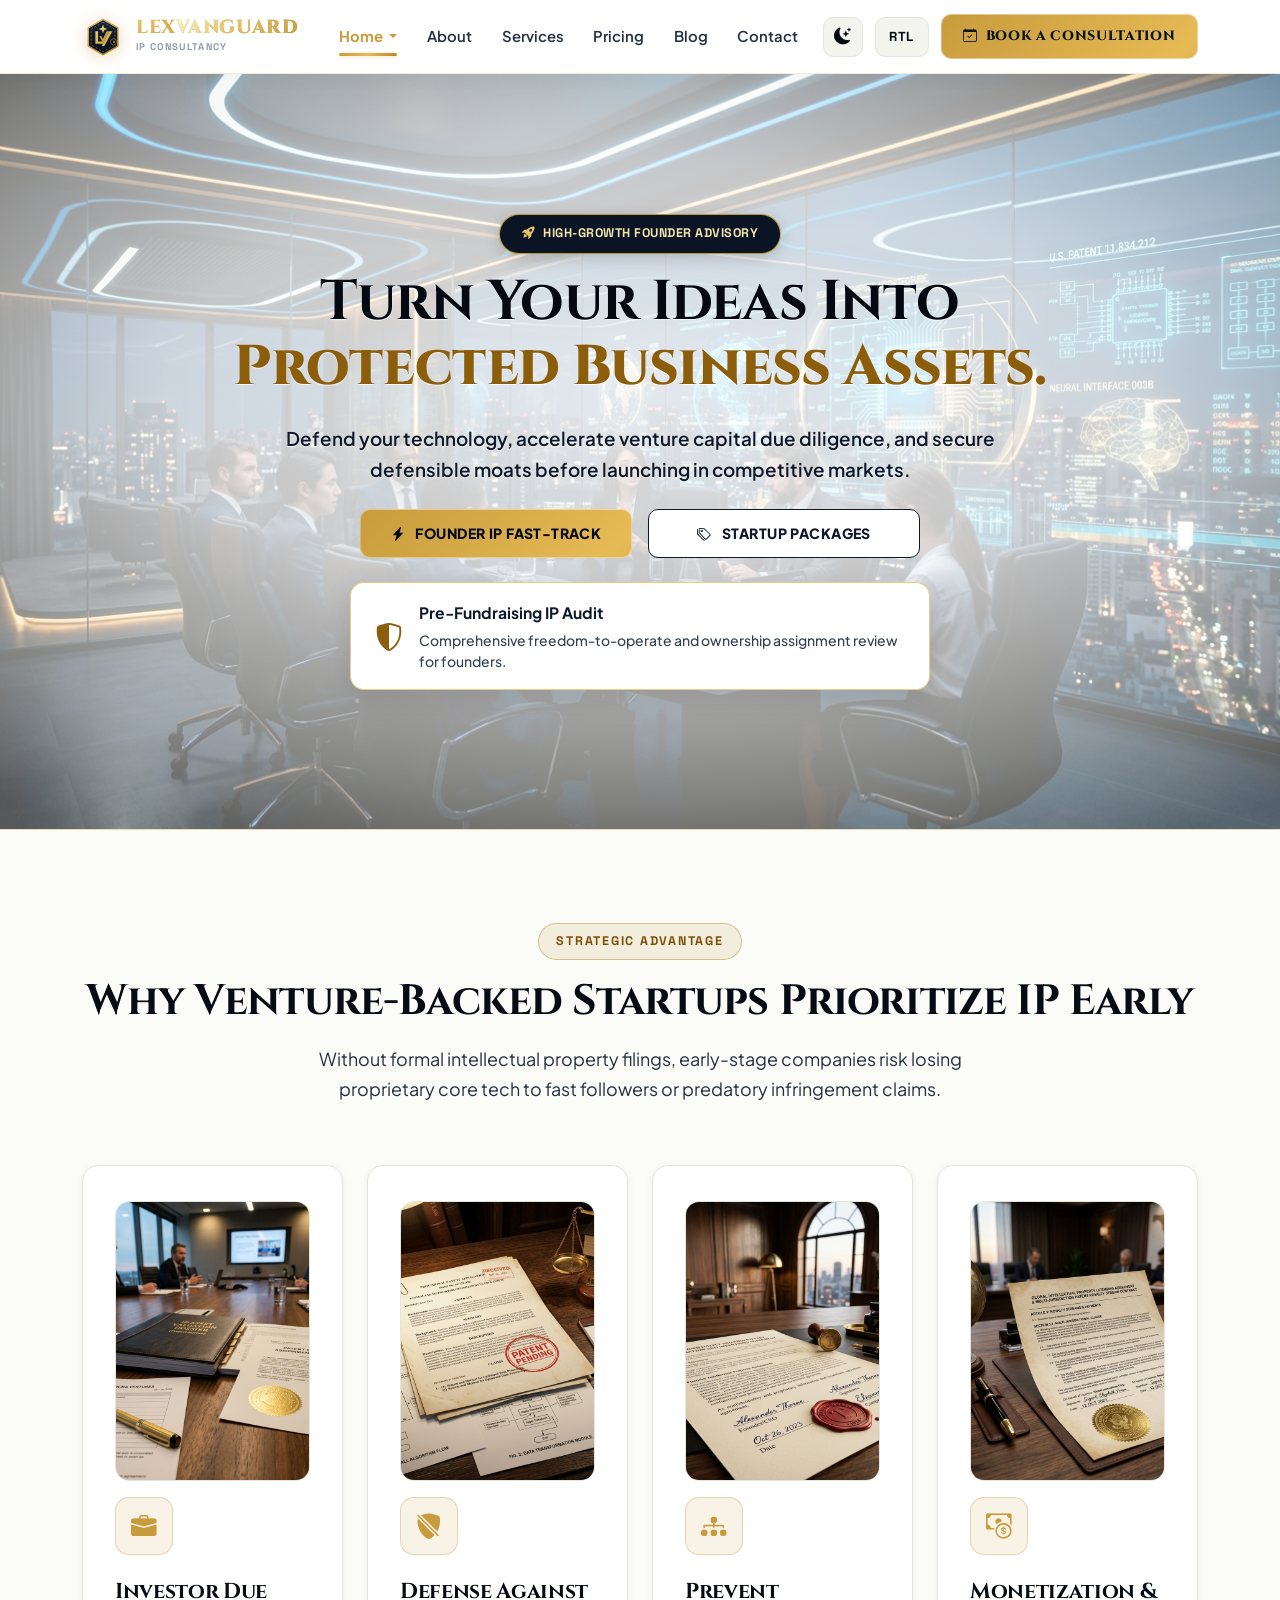
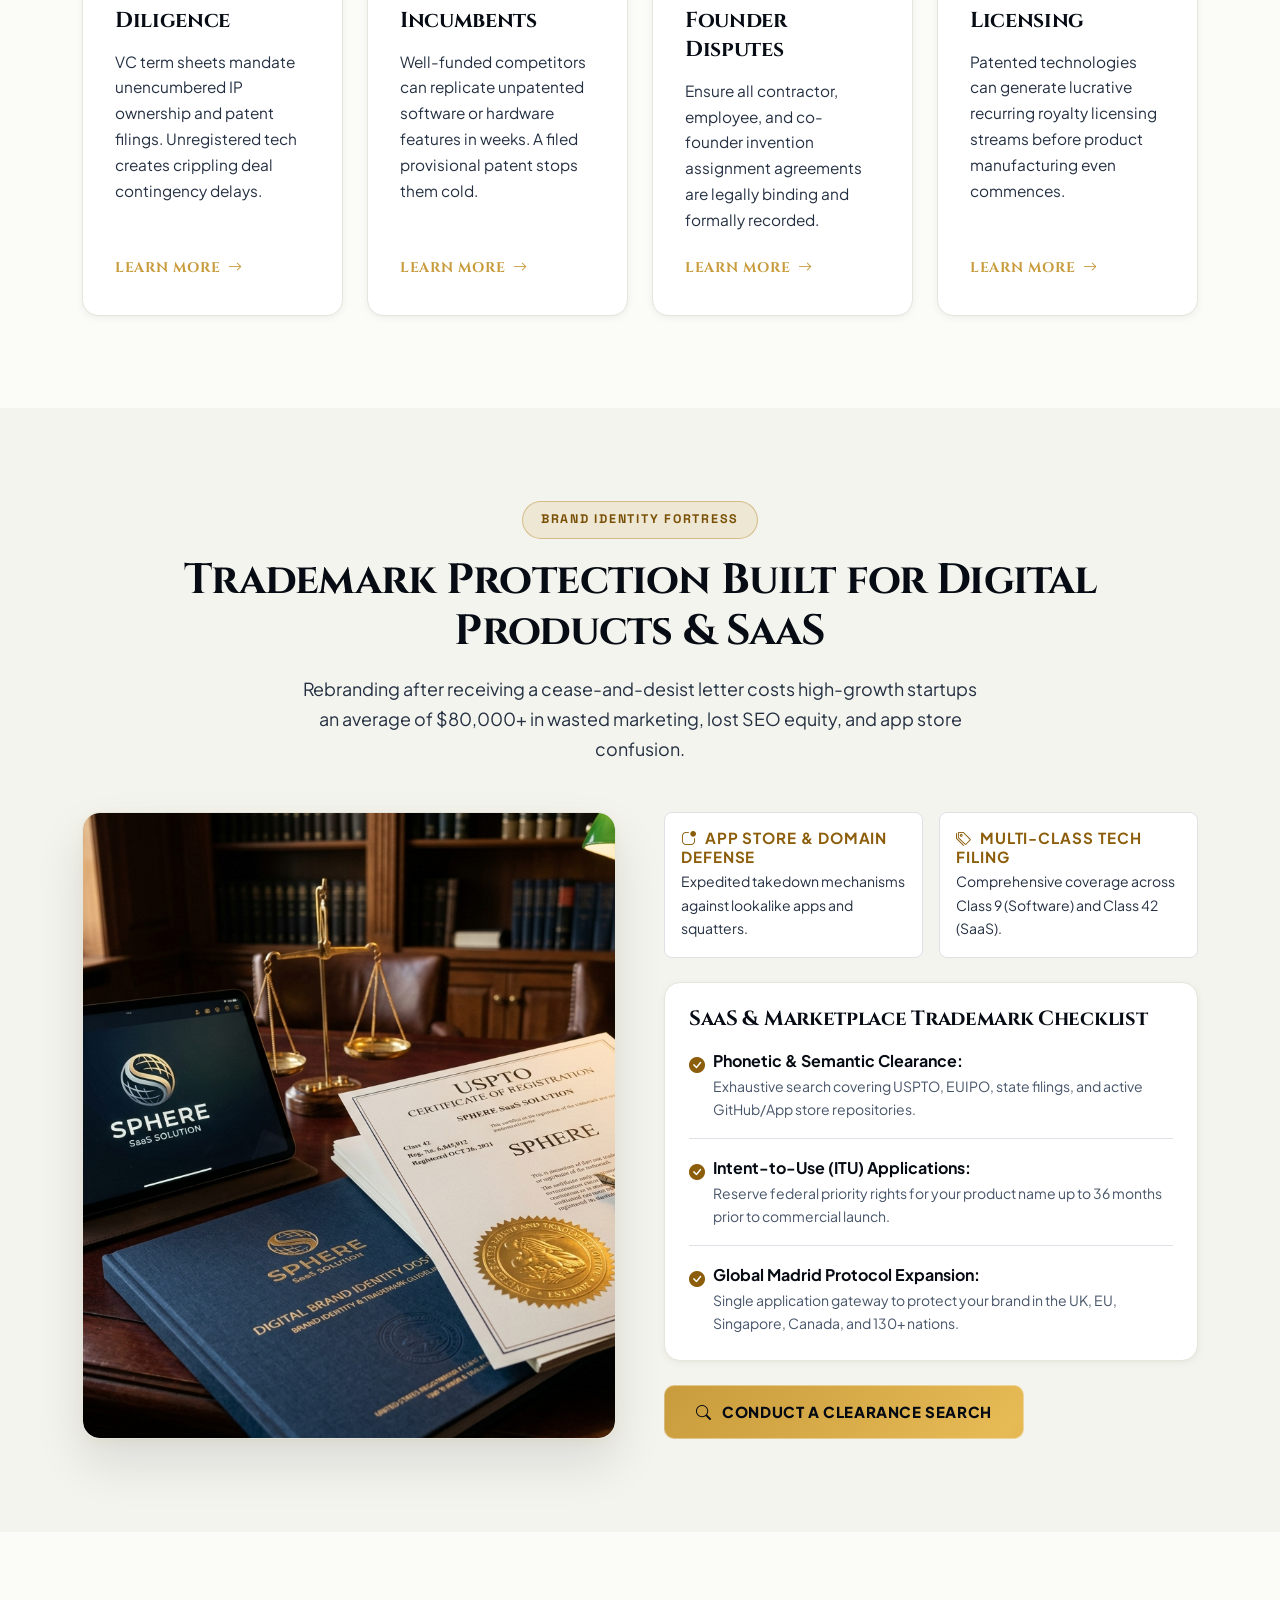
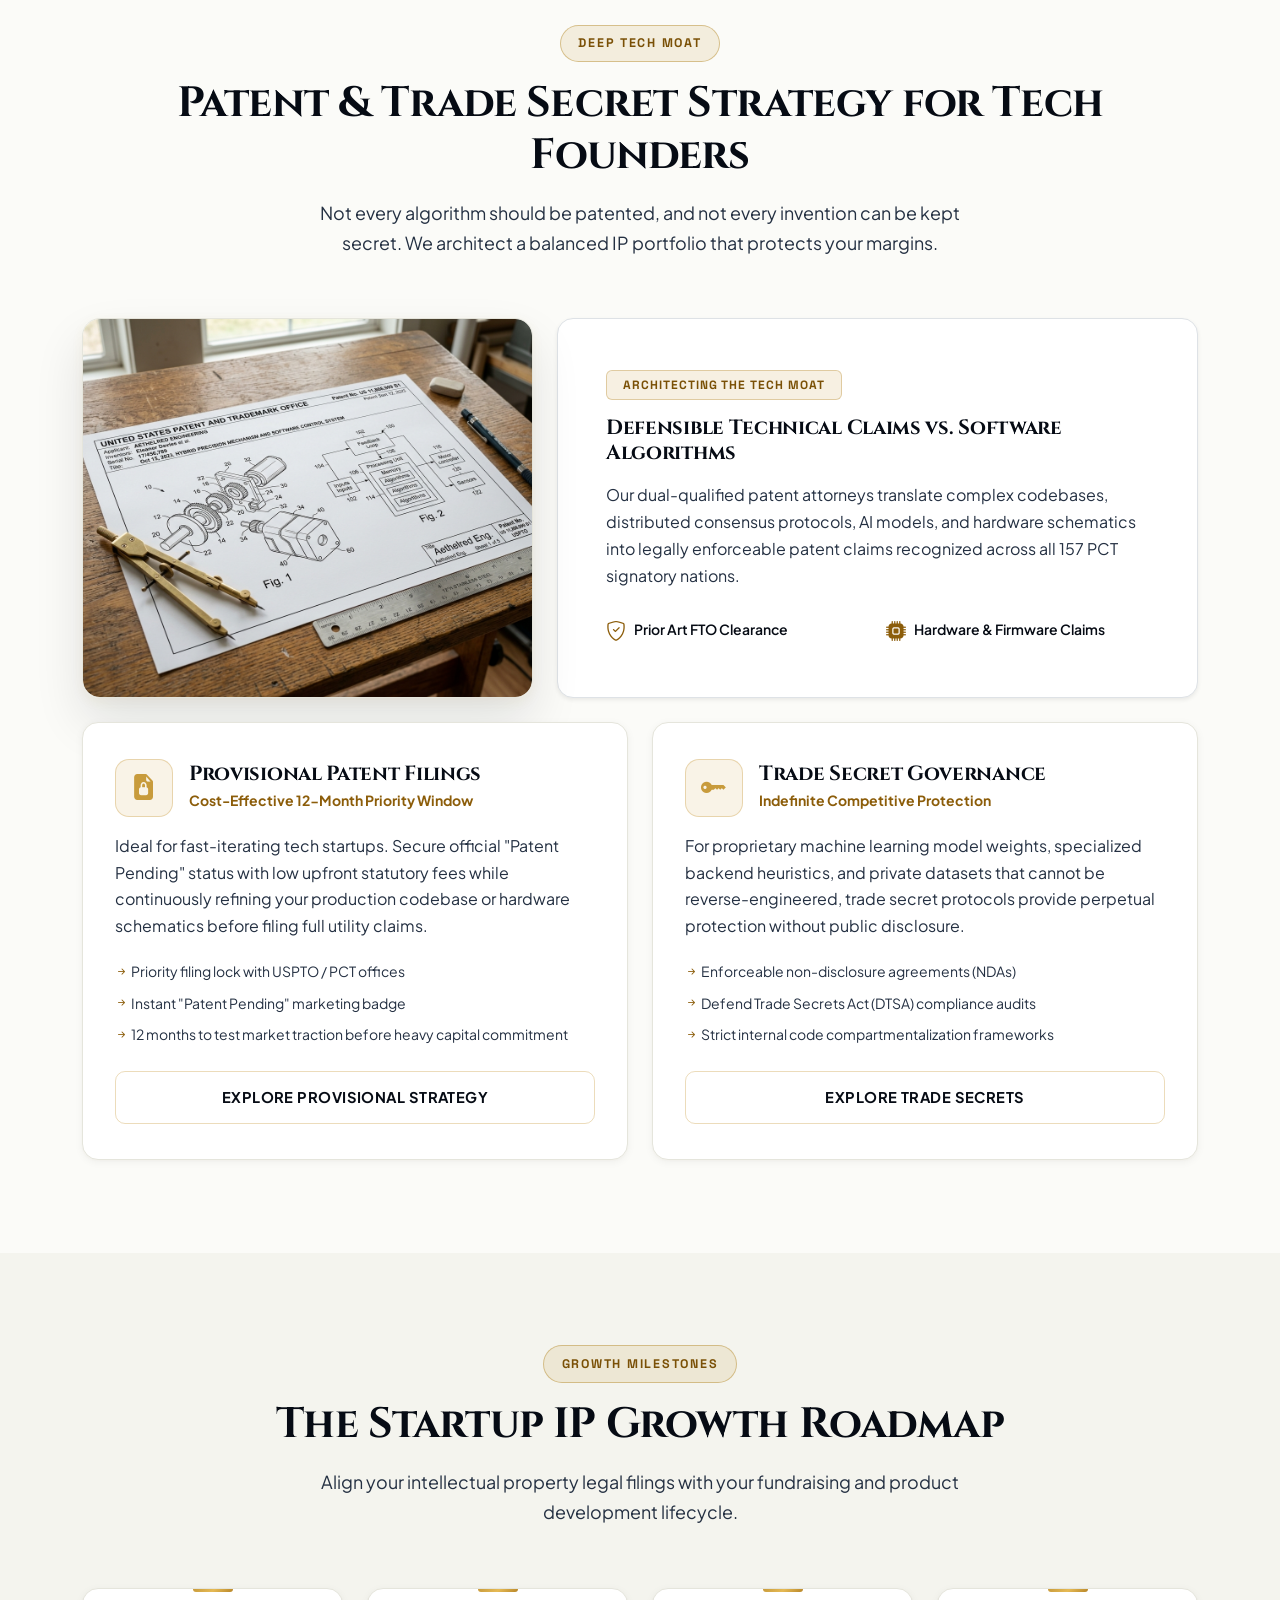
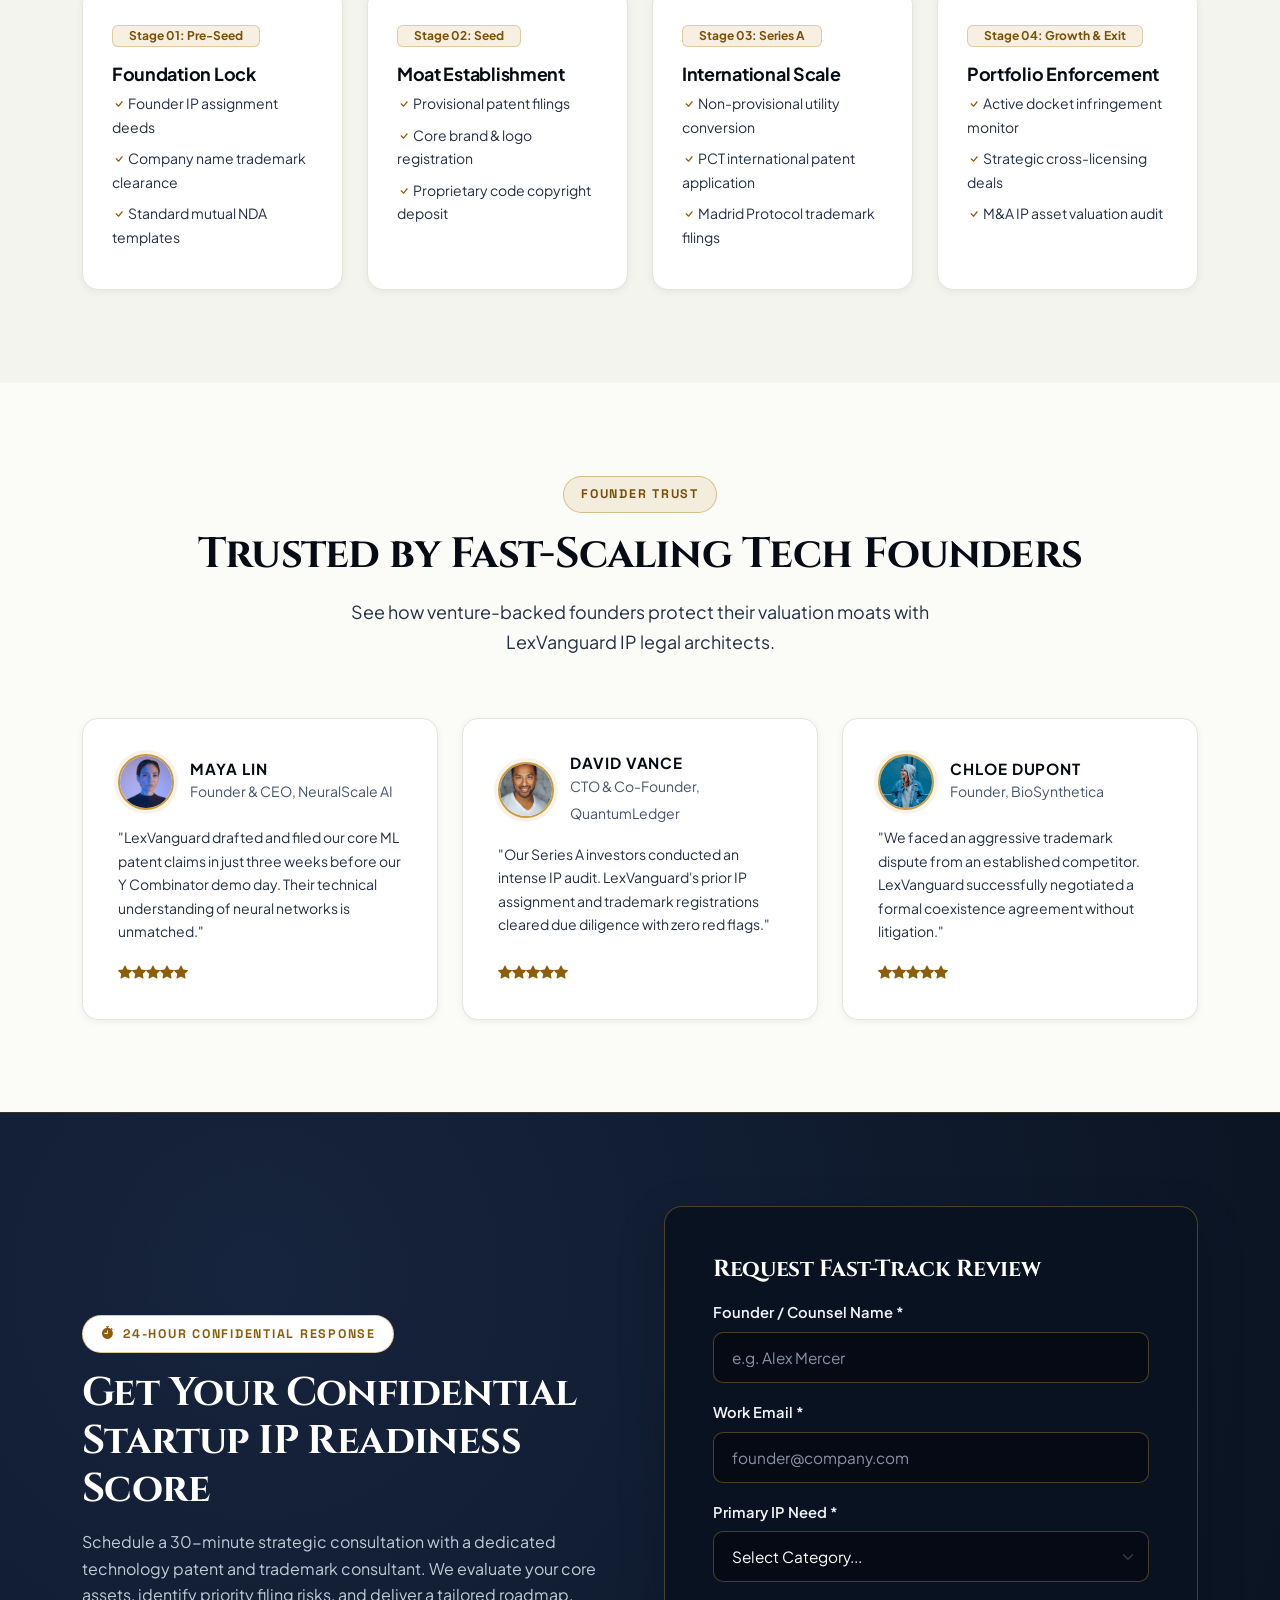
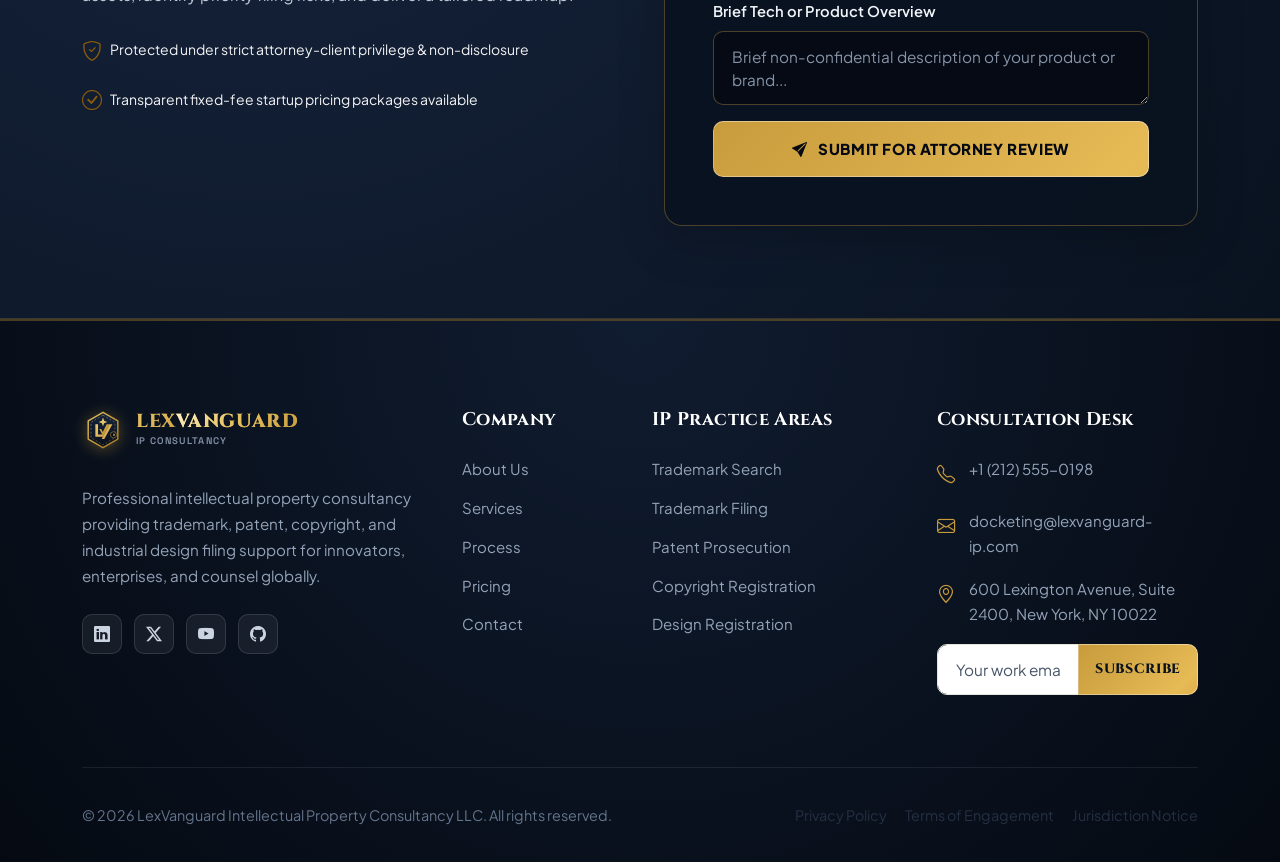
<file: home-2.html>
<!DOCTYPE html>
<html lang="en">
<head>
  <meta charset="UTF-8">
  <meta name="viewport" content="width=device-width, initial-scale=1.0">
  <title>Startup & Innovation IP Advisory — LexVanguard</title>
  <meta name="description" content="Strategic patent and trademark filing protection designed for tech founders, venture-backed startups, and high-growth innovators.">
  <link rel="canonical" href="https://www.lexvanguard-ip.com/home-2.html">

  <!-- Favicon and Brand Icons -->
  <link rel="icon" type="image/svg+xml" href="assets/icons/favicon.svg">
  <link rel="icon" type="image/png" sizes="32x32" href="assets/icons/favicon-32x32.png">
  <link rel="icon" type="image/png" sizes="16x16" href="assets/icons/favicon-16x16.png">
  <link rel="apple-touch-icon" sizes="180x180" href="assets/icons/apple-touch-icon.png">
  <link rel="shortcut icon" href="favicon.ico">
  <link rel="manifest" href="site.webmanifest">

  <!-- Google Fonts -->
  <link rel="preconnect" href="https://fonts.googleapis.com">
  <link rel="preconnect" href="https://fonts.gstatic.com" crossorigin>
  <link href="https://fonts.googleapis.com/css2?family=Cinzel:wght@500;600;700;800;900&family=Plus+Jakarta+Sans:ital,wght@0,300;0,400;0,500;0,600;0,700;0,800;1,400&family=Space+Grotesk:wght@500;600;700&display=swap" rel="stylesheet">

  <!-- Bootstrap 5.3 CSS & Bootstrap Icons -->
  <link href="https://cdn.jsdelivr.net/npm/bootstrap@5.3.3/dist/css/bootstrap.min.css" rel="stylesheet">
  <link rel="stylesheet" href="https://cdn.jsdelivr.net/npm/bootstrap-icons@1.11.3/font/bootstrap-icons.min.css">

  <!-- Custom CSS -->
  <link rel="stylesheet" href="assets/css/style.css">
  <link rel="stylesheet" href="assets/css/responsive.css">
  <link rel="stylesheet" href="assets/css/rtl.css">
</head>
<body>

  <!-- ==========================================================================
       GLOBAL NAVBAR
       ========================================================================== -->
      <!-- ==========================================================================
       GLOBAL HEADER / NAVBAR
       ========================================================================== -->
  <header class="lv-header">
    <div class="container-xl">
      <nav class="navbar navbar-expand-xl">
        <!-- Brand Logo -->
                <a class="navbar-brand" href="index.html">
          <div class="brand-icon">
            <svg class="brand-logo-svg" viewBox="0 0 44 44" fill="none" xmlns="http://www.w3.org/2000/svg" aria-hidden="true">
              <defs>
                <linearGradient id="lvGoldGrad" x1="4" y1="4" x2="40" y2="40" gradientUnits="userSpaceOnUse">
                  <stop offset="0%" stop-color="#E5C365"/>
                  <stop offset="50%" stop-color="#C89B3C"/>
                  <stop offset="100%" stop-color="#A27724"/>
                </linearGradient>
                <linearGradient id="lvGoldGleam" x1="10" y1="6" x2="34" y2="38" gradientUnits="userSpaceOnUse">
                  <stop offset="0%" stop-color="#FFF3CE"/>
                  <stop offset="35%" stop-color="#E5C365"/>
                  <stop offset="100%" stop-color="#C89B3C"/>
                </linearGradient>
                <linearGradient id="lvShieldFill" x1="22" y1="2" x2="22" y2="42" gradientUnits="userSpaceOnUse">
                  <stop offset="0%" stop-color="#16253E"/>
                  <stop offset="100%" stop-color="#080F1A"/>
                </linearGradient>
              </defs>
              <path d="M22 3.5L37.5 12.5V31.5L22 40.5L6.5 31.5V12.5L22 3.5Z" fill="url(#lvShieldFill)" stroke="url(#lvGoldGrad)" stroke-width="1.5" stroke-linejoin="round"/>
              <path d="M22 6.5L34.5 14V30L22 37.5L9.5 30V14L22 6.5Z" stroke="url(#lvGoldGrad)" stroke-width="0.75" stroke-dasharray="2 2" stroke-opacity="0.65" stroke-linejoin="round"/>
              <path d="M14 16V29H22V26.8H16.8V16H14Z" fill="url(#lvGoldGleam)"/>
              <path d="M22 29L28.8 16H25.8L21.8 24.2L20.2 21H18.2L21 26.5L22 29Z" fill="url(#lvGoldGrad)"/>
              <path d="M28.8 16H31.8L23.4 31.5H20.6L28.8 16Z" fill="url(#lvGoldGleam)"/>
              <path d="M22 9L23.2 12.2L26.5 13.5L23.2 14.8L22 18L20.8 14.8L17.5 13.5L20.8 12.2L22 9Z" fill="url(#lvGoldGleam)"/>
              <circle cx="33" cy="27" r="3.2" stroke="url(#lvGoldGrad)" stroke-width="0.6" fill="#080F1A"/>
              <text x="33" y="28.8" font-family="'Plus Jakarta Sans', sans-serif" font-size="3.2" font-weight="800" fill="#E5C365" text-anchor="middle">R</text>
            </svg>
          </div>
          <div class="brand-text">
            <span class="brand-name">LEX<span>VANGUARD</span></span>
            <span class="brand-sub">IP CONSULTANCY</span>
          </div>
        </a>

        <!-- Mobile Utility Actions & Hamburger -->
        <div class="d-flex align-items-center gap-2 d-xl-none">
          <button type="button" class="btn-theme-toggle" aria-label="Toggle Theme" title="Toggle Theme">
            <i class="bi bi-moon-stars-fill"></i>
          </button>
          <button type="button" class="btn-rtl-toggle" aria-label="Toggle Layout Direction" title="Toggle Layout Direction">
            <span class="rtl-text">RTL</span>
          </button>
          <button class="navbar-toggler" type="button" data-bs-toggle="collapse" data-bs-target="#navbarMain" aria-controls="navbarMain" aria-expanded="false" aria-label="Toggle navigation">
            <i class="bi bi-list fs-3"></i>
          </button>
        </div>

        <!-- Main Navigation Links & Desktop Actions -->
        <div class="collapse navbar-collapse" id="navbarMain">
                    <ul class="navbar-nav mx-auto mb-2 mb-xl-0">
            <!-- 1. Home Dropdown -->
            <li class="nav-item dropdown">
              <a class="nav-link dropdown-toggle active" href="#" role="button" data-bs-toggle="dropdown" aria-expanded="false">
                Home
              </a>
              <ul class="dropdown-menu">
                <li><a class="dropdown-item" href="index.html">Home 1 — General IP</a></li>
                <li><a class="dropdown-item active" href="home-2.html">Home 2 — Startup &amp; Business</a></li>
              </ul>
            </li>

            <!-- 2. About -->
            <li class="nav-item">
              <a class="nav-link" href="about.html">About</a>
            </li>

            <!-- 3. Services -->
            <li class="nav-item">
              <a class="nav-link" href="services.html">Services</a>
            </li>

            <!-- 4. Pricing -->
            <li class="nav-item">
              <a class="nav-link" href="pricing.html">Pricing</a>
            </li>

            <!-- 5. Blog -->
            <li class="nav-item">
              <a class="nav-link" href="blog.html">Blog</a>
            </li>

            <!-- 6. Contact -->
            <li class="nav-item">
              <a class="nav-link" href="contact.html">Contact</a>
            </li>
          </ul>

          <!-- Desktop Utility Actions -->
          <div class="header-actions">
            <button type="button" class="btn-theme-toggle d-none d-xl-inline-flex" aria-label="Toggle Theme" title="Toggle Theme">
              <i class="bi bi-moon-stars-fill"></i>
            </button>

            <button type="button" class="btn-rtl-toggle d-none d-xl-inline-flex" aria-label="Toggle Layout Direction" title="Toggle Layout Direction">
              <span class="rtl-text">RTL</span>
            </button>

            <a href="contact.html" class="btn-consultation">
              <i class="bi bi-calendar-check"></i>
              <span>Book a Consultation</span>
            </a>
          </div>
        </div>
      </nav>
    </div>
  </header>

  <!-- ==========================================================================
       MAIN CONTENT (6 Substantial Content Sections - Startup Focus)
       ========================================================================== -->
  <main>

    <!-- SECTION 1: HERO (Startup & Tech IP) -->
    <section class="section-py hero-home-2-section position-relative overflow-hidden">
      <!-- High-Tech VC Advisory Boardroom Background -->
      <div class="hero-backdrop">
        <img src="assets/images/hero/hero-bg-home-2.jpg" alt="LexVanguard High-Tech Venture Advisory and Innovation Boardroom" class="hero-backdrop-img">
        <div class="hero-backdrop-overlay"></div>
      </div>

      <div class="container position-relative" style="z-index: 2;">
        <div class="row justify-content-center text-center">
          <div class="col-lg-10 col-xl-9">
            <div class="hero-home-2-content mx-auto">
              <div class="section-badge d-inline-flex mx-auto mb-3">
                <i class="bi bi-rocket-takeoff-fill"></i> High-Growth Founder Advisory
              </div>
              <h1 class="display-4 fw-bold mb-4">
                Turn Your Ideas Into <br>
                <span class="text-accent">Protected Business Assets.</span>
              </h1>
              <p class="lead mb-4 mx-auto" style="max-width: 720px;">
                Defend your technology, accelerate venture capital due diligence, and secure defensible moats before launching in competitive markets.
              </p>
              <div class="hero-cta-pair mx-auto mb-4">
                <a href="contact.html" class="btn-custom-primary">
                  <i class="bi bi-lightning-charge-fill"></i> Founder IP Fast-Track
                </a>
                <a href="pricing.html" class="btn-custom-outline">
                  <i class="bi bi-tags"></i> Startup Packages
                </a>
              </div>
              <div class="hero-home-2-audit-box d-inline-flex align-items-center gap-3 text-start mx-auto" style="max-width: 580px;">
                <i class="bi bi-shield-shaded text-accent fs-3 flex-shrink-0"></i>
                <div>
                  <strong class="d-block mb-1">Pre-Fundraising IP Audit</strong>
                  <span class="small d-block">Comprehensive freedom-to-operate and ownership assignment review for founders.</span>
                </div>
              </div>
            </div>
          </div>
        </div>
      </div>
    </section>

    <!-- SECTION 2: WHY STARTUPS NEED IP PROTECTION -->
    <section class="section-py">
      <div class="container">
        <div class="section-header text-center">
          <div class="section-badge">Strategic Advantage</div>
          <h2 class="section-title">Why Venture-Backed Startups Prioritize IP Early</h2>
          <p class="section-desc">Without formal intellectual property filings, early-stage companies risk losing proprietary core tech to fast followers or predatory infringement claims.</p>
        </div>

        <div class="row g-4">
          <div class="col-md-6 col-lg-3">
            <div class="ip-card h-100 d-flex flex-column">
              <div class="ip-card-img-wrap mb-3">
                <img src="assets/images/services/card-startup-equity-ip.jpg" alt="Investor Due Diligence and IP Portfolio" class="img-fluid">
              </div>
              <div class="ip-card-icon">
                <i class="bi bi-briefcase-fill"></i>
              </div>
              <h3 class="ip-card-title">Investor Due Diligence</h3>
              <p class="ip-card-desc flex-grow-1">VC term sheets mandate unencumbered IP ownership and patent filings. Unregistered tech creates crippling deal contingency delays.</p>
              <a href="services.html" class="ip-card-link mt-auto">Learn More <i class="bi bi-arrow-right"></i></a>
            </div>
          </div>

          <div class="col-md-6 col-lg-3">
            <div class="ip-card h-100 d-flex flex-column">
              <div class="ip-card-img-wrap mb-3">
                <img src="assets/images/services/card-startup-provisional.jpg" alt="Defense Against Incumbents with Provisional Patents" class="img-fluid">
              </div>
              <div class="ip-card-icon">
                <i class="bi bi-shield-slash-fill"></i>
              </div>
              <h3 class="ip-card-title">Defense Against Incumbents</h3>
              <p class="ip-card-desc flex-grow-1">Well-funded competitors can replicate unpatented software or hardware features in weeks. A filed provisional patent stops them cold.</p>
              <a href="services.html" class="ip-card-link mt-auto">Learn More <i class="bi bi-arrow-right"></i></a>
            </div>
          </div>

          <div class="col-md-6 col-lg-3">
            <div class="ip-card h-100 d-flex flex-column">
              <div class="ip-card-img-wrap mb-3">
                <img src="assets/images/services/card-startup-nda.jpg" alt="Prevent Founder and Contractor IP Disputes" class="img-fluid">
              </div>
              <div class="ip-card-icon">
                <i class="bi bi-diagram-3-fill"></i>
              </div>
              <h3 class="ip-card-title">Prevent Founder Disputes</h3>
              <p class="ip-card-desc flex-grow-1">Ensure all contractor, employee, and co-founder invention assignment agreements are legally binding and formally recorded.</p>
              <a href="services.html" class="ip-card-link mt-auto">Learn More <i class="bi bi-arrow-right"></i></a>
            </div>
          </div>

          <div class="col-md-6 col-lg-3">
            <div class="ip-card h-100 d-flex flex-column">
              <div class="ip-card-img-wrap mb-3">
                <img src="assets/images/services/card-startup-trademark.jpg" alt="Monetization and Global Licensing for Startups" class="img-fluid">
              </div>
              <div class="ip-card-icon">
                <i class="bi bi-cash-coin"></i>
              </div>
              <h3 class="ip-card-title">Monetization & Licensing</h3>
              <p class="ip-card-desc flex-grow-1">Patented technologies can generate lucrative recurring royalty licensing streams before product manufacturing even commences.</p>
              <a href="services.html" class="ip-card-link mt-auto">Learn More <i class="bi bi-arrow-right"></i></a>
            </div>
          </div>
        </div>
      </div>
    </section>

    <!-- SECTION 3: TRADEMARK PROTECTION FOR BRANDS -->
    <section class="section-py bg-alt-section">
      <div class="container">
        <!-- Section Header -->
        <div class="section-header text-center mb-5">
          <div class="section-badge">Brand Identity Fortress</div>
          <h2 class="section-title">Trademark Protection Built for Digital Products & SaaS</h2>
          <p class="section-desc">
            Rebranding after receiving a cease-and-desist letter costs high-growth startups an average of $80,000+ in wasted marketing, lost SEO equity, and app store confusion.
          </p>
        </div>

        <div class="row g-5 align-items-stretch">
          <!-- Left Column: Visual Showcase Dossier -->
          <div class="col-lg-6">
            <div class="section-side-img-wrap h-100" style="min-height: 520px;">
              <img src="assets/images/services/brand-protection.jpg" alt="Digital SaaS Brand and Trademark Protection Strategy" class="img-fluid rounded-4 w-100 h-100" style="object-fit: cover;">
            </div>
          </div>

          <!-- Right Column: Strategic Pillars & Actionable Checklist -->
          <div class="col-lg-6 d-flex flex-column justify-content-between">
            <div class="row g-3 mb-4">
              <div class="col-sm-6">
                <div class="p-3 bg-surface rounded-3 border h-100">
                  <h6 class="fw-bold text-accent mb-1"><i class="bi bi-app-indicator me-1"></i> App Store & Domain Defense</h6>
                  <p class="text-secondary small mb-0">Expedited takedown mechanisms against lookalike apps and squatters.</p>
                </div>
              </div>
              <div class="col-sm-6">
                <div class="p-3 bg-surface rounded-3 border h-100">
                  <h6 class="fw-bold text-accent mb-1"><i class="bi bi-tags me-1"></i> Multi-Class Tech Filing</h6>
                  <p class="text-secondary small mb-0">Comprehensive coverage across Class 9 (Software) and Class 42 (SaaS).</p>
                </div>
              </div>
            </div>

            <div class="ip-card p-4 mb-4">
              <h4 class="fw-bold mb-3">SaaS & Marketplace Trademark Checklist</h4>
              <ul class="list-unstyled mb-0">
                <li class="d-flex align-items-start gap-2 mb-3 pb-3 border-bottom">
                  <i class="bi bi-check-circle-fill text-accent mt-1"></i>
                  <div>
                    <strong>Phonetic & Semantic Clearance:</strong>
                    <p class="text-muted small mb-0">Exhaustive search covering USPTO, EUIPO, state filings, and active GitHub/App store repositories.</p>
                  </div>
                </li>
                <li class="d-flex align-items-start gap-2 mb-3 pb-3 border-bottom">
                  <i class="bi bi-check-circle-fill text-accent mt-1"></i>
                  <div>
                    <strong>Intent-to-Use (ITU) Applications:</strong>
                    <p class="text-muted small mb-0">Reserve federal priority rights for your product name up to 36 months prior to commercial launch.</p>
                  </div>
                </li>
                <li class="d-flex align-items-start gap-2">
                  <i class="bi bi-check-circle-fill text-accent mt-1"></i>
                  <div>
                    <strong>Global Madrid Protocol Expansion:</strong>
                    <p class="text-muted small mb-0">Single application gateway to protect your brand in the UK, EU, Singapore, Canada, and 130+ nations.</p>
                  </div>
                </li>
              </ul>
            </div>

            <div>
              <a href="service-details.html" class="btn-custom-primary">
                <i class="bi bi-search"></i> Conduct a Clearance Search
              </a>
            </div>
          </div>
        </div>
      </div>
    </section>

    <!-- SECTION 4: PATENT & TRADE SECRET STRATEGY -->
    <section class="section-py">
      <div class="container">
        <div class="section-header text-center">
          <div class="section-badge">Deep Tech Moat</div>
          <h2 class="section-title">Patent & Trade Secret Strategy for Tech Founders</h2>
          <p class="section-desc">Not every algorithm should be patented, and not every invention can be kept secret. We architect a balanced IP portfolio that protects your margins.</p>
        </div>

        <div class="row align-items-stretch g-4 mb-4">
          <div class="col-lg-5">
            <div class="section-side-img-wrap h-100" style="min-height: 380px;">
              <img src="assets/images/services/patent-blueprint.jpg" alt="Technical Patent Engineering Blueprint" class="img-fluid rounded-4 w-100 h-100 shadow-sm" style="object-fit: cover;">
            </div>
          </div>
          <div class="col-lg-7">
            <div class="p-4 p-lg-5 bg-surface rounded-4 border shadow-sm h-100 d-flex flex-column justify-content-center">
              <span class="badge bg-accent-light text-accent mb-3 px-3 py-2 align-self-start" style="font-family: var(--font-mono); letter-spacing: 0.08em;">ARCHITECTING THE TECH MOAT</span>
              <h4 class="fw-bold mb-3">Defensible Technical Claims vs. Software Algorithms</h4>
              <p class="text-secondary mb-4">Our dual-qualified patent attorneys translate complex codebases, distributed consensus protocols, AI models, and hardware schematics into legally enforceable patent claims recognized across all 157 PCT signatory nations.</p>
              <div class="row g-3">
                <div class="col-sm-6">
                  <div class="d-flex align-items-center gap-2">
                    <i class="bi bi-shield-check text-accent fs-5"></i>
                    <span class="small fw-semibold">Prior Art FTO Clearance</span>
                  </div>
                </div>
                <div class="col-sm-6">
                  <div class="d-flex align-items-center gap-2">
                    <i class="bi bi-cpu-fill text-accent fs-5"></i>
                    <span class="small fw-semibold">Hardware &amp; Firmware Claims</span>
                  </div>
                </div>
              </div>
            </div>
          </div>
        </div>

        <div class="row g-4">
          <div class="col-md-6">
            <div class="ip-card">
              <div class="d-flex align-items-center gap-3 mb-3">
                <div class="ip-card-icon mb-0">
                  <i class="bi bi-file-earmark-lock2-fill"></i>
                </div>
                <div>
                  <h4 class="mb-0">Provisional Patent Filings</h4>
                  <small class="text-accent fw-bold">Cost-Effective 12-Month Priority Window</small>
                </div>
              </div>
              <p class="text-secondary">
                Ideal for fast-iterating tech startups. Secure official "Patent Pending" status with low upfront statutory fees while continuously refining your production codebase or hardware schematics before filing full utility claims.
              </p>
              <ul class="list-unstyled small text-secondary mb-4">
                <li class="mb-2"><i class="bi bi-arrow-right-short text-accent"></i> Priority filing lock with USPTO / PCT offices</li>
                <li class="mb-2"><i class="bi bi-arrow-right-short text-accent"></i> Instant "Patent Pending" marketing badge</li>
                <li><i class="bi bi-arrow-right-short text-accent"></i> 12 months to test market traction before heavy capital commitment</li>
              </ul>
              <a href="services.html" class="btn-custom-outline">Explore Provisional Strategy</a>
            </div>
          </div>

          <div class="col-md-6">
            <div class="ip-card">
              <div class="d-flex align-items-center gap-3 mb-3">
                <div class="ip-card-icon mb-0">
                  <i class="bi bi-key-fill"></i>
                </div>
                <div>
                  <h4 class="mb-0">Trade Secret Governance</h4>
                  <small class="text-accent fw-bold">Indefinite Competitive Protection</small>
                </div>
              </div>
              <p class="text-secondary">
                For proprietary machine learning model weights, specialized backend heuristics, and private datasets that cannot be reverse-engineered, trade secret protocols provide perpetual protection without public disclosure.
              </p>
              <ul class="list-unstyled small text-secondary mb-4">
                <li class="mb-2"><i class="bi bi-arrow-right-short text-accent"></i> Enforceable non-disclosure agreements (NDAs)</li>
                <li class="mb-2"><i class="bi bi-arrow-right-short text-accent"></i> Defend Trade Secrets Act (DTSA) compliance audits</li>
                <li><i class="bi bi-arrow-right-short text-accent"></i> Strict internal code compartmentalization frameworks</li>
              </ul>
              <a href="services.html" class="btn-custom-outline">Explore Trade Secrets</a>
            </div>
          </div>
        </div>
      </div>
    </section>

    <!-- SECTION 5: STARTUP IP ROADMAP -->
    <section class="section-py bg-alt-section">
      <div class="container">
        <div class="section-header text-center">
          <div class="section-badge">Growth Milestones</div>
          <h2 class="section-title">The Startup IP Growth Roadmap</h2>
          <p class="section-desc">Align your intellectual property legal filings with your fundraising and product development lifecycle.</p>
        </div>

        <div class="row g-4">
          <div class="col-md-6 col-lg-3">
            <div class="stat-box h-100 text-start">
              <span class="badge bg-accent-light text-accent mb-3 px-3 py-1">Stage 01: Pre-Seed</span>
              <h5 class="fw-bold mb-2">Foundation Lock</h5>
              <ul class="list-unstyled small text-secondary mb-0">
                <li class="mb-2"><i class="bi bi-check text-accent"></i> Founder IP assignment deeds</li>
                <li class="mb-2"><i class="bi bi-check text-accent"></i> Company name trademark clearance</li>
                <li class="mb-2"><i class="bi bi-check text-accent"></i> Standard mutual NDA templates</li>
              </ul>
            </div>
          </div>

          <div class="col-md-6 col-lg-3">
            <div class="stat-box h-100 text-start">
              <span class="badge bg-accent-light text-accent mb-3 px-3 py-1">Stage 02: Seed</span>
              <h5 class="fw-bold mb-2">Moat Establishment</h5>
              <ul class="list-unstyled small text-secondary mb-0">
                <li class="mb-2"><i class="bi bi-check text-accent"></i> Provisional patent filings</li>
                <li class="mb-2"><i class="bi bi-check text-accent"></i> Core brand & logo registration</li>
                <li class="mb-2"><i class="bi bi-check text-accent"></i> Proprietary code copyright deposit</li>
              </ul>
            </div>
          </div>

          <div class="col-md-6 col-lg-3">
            <div class="stat-box h-100 text-start">
              <span class="badge bg-accent-light text-accent mb-3 px-3 py-1">Stage 03: Series A</span>
              <h5 class="fw-bold mb-2">International Scale</h5>
              <ul class="list-unstyled small text-secondary mb-0">
                <li class="mb-2"><i class="bi bi-check text-accent"></i> Non-provisional utility conversion</li>
                <li class="mb-2"><i class="bi bi-check text-accent"></i> PCT international patent application</li>
                <li class="mb-2"><i class="bi bi-check text-accent"></i> Madrid Protocol trademark filings</li>
              </ul>
            </div>
          </div>

          <div class="col-md-6 col-lg-3">
            <div class="stat-box h-100 text-start">
              <span class="badge bg-accent-light text-accent mb-3 px-3 py-1">Stage 04: Growth & Exit</span>
              <h5 class="fw-bold mb-2">Portfolio Enforcement</h5>
              <ul class="list-unstyled small text-secondary mb-0">
                <li class="mb-2"><i class="bi bi-check text-accent"></i> Active docket infringement monitor</li>
                <li class="mb-2"><i class="bi bi-check text-accent"></i> Strategic cross-licensing deals</li>
                <li class="mb-2"><i class="bi bi-check text-accent"></i> M&A IP asset valuation audit</li>
              </ul>
            </div>
          </div>
        </div>
      </div>
    </section>

    <!-- SECTION 6: VENTURE FOUNDER TESTIMONIALS -->
    <section class="section-py">
      <div class="container">
        <div class="section-header text-center">
          <div class="section-badge">Founder Trust</div>
          <h2 class="section-title">Trusted by Fast-Scaling Tech Founders</h2>
          <p class="section-desc">See how venture-backed founders protect their valuation moats with LexVanguard IP legal architects.</p>
        </div>

        <div class="row g-4">
          <div class="col-md-4">
            <div class="testimonial-card h-100 d-flex flex-column">
              <div class="d-flex align-items-center gap-3 mb-3">
                <img src="assets/images/team/founder-1.jpg" alt="Maya Lin, CEO of NeuralScale AI" class="testimonial-avatar flex-shrink-0">
                <div>
                  <h6 class="fw-bold mb-0">Maya Lin</h6>
                  <span class="text-muted small">Founder & CEO, NeuralScale AI</span>
                </div>
              </div>
              <p class="text-secondary small mb-3 flex-grow-1">
                "LexVanguard drafted and filed our core ML patent claims in just three weeks before our Y Combinator demo day. Their technical understanding of neural networks is unmatched."
              </p>
              <div class="text-accent small mt-auto">
                <i class="bi bi-star-fill"></i><i class="bi bi-star-fill"></i><i class="bi bi-star-fill"></i><i class="bi bi-star-fill"></i><i class="bi bi-star-fill"></i>
              </div>
            </div>
          </div>

          <div class="col-md-4">
            <div class="testimonial-card h-100 d-flex flex-column">
              <div class="d-flex align-items-center gap-3 mb-3">
                <img src="assets/images/team/founder-2.jpg" alt="David Vance, CTO of QuantumLedger" class="testimonial-avatar flex-shrink-0">
                <div>
                  <h6 class="fw-bold mb-0">David Vance</h6>
                  <span class="text-muted small">CTO & Co-Founder, QuantumLedger</span>
                </div>
              </div>
              <p class="text-secondary small mb-3 flex-grow-1">
                "Our Series A investors conducted an intense IP audit. LexVanguard's prior IP assignment and trademark registrations cleared due diligence with zero red flags."
              </p>
              <div class="text-accent small mt-auto">
                <i class="bi bi-star-fill"></i><i class="bi bi-star-fill"></i><i class="bi bi-star-fill"></i><i class="bi bi-star-fill"></i><i class="bi bi-star-fill"></i>
              </div>
            </div>
          </div>

          <div class="col-md-4">
            <div class="testimonial-card h-100 d-flex flex-column">
              <div class="d-flex align-items-center gap-3 mb-3">
                <img src="assets/images/team/founder-3.jpg" alt="Chloe Dupont, Founder of BioSynthetica" class="testimonial-avatar flex-shrink-0">
                <div>
                  <h6 class="fw-bold mb-0">Chloe Dupont</h6>
                  <span class="text-muted small">Founder, BioSynthetica</span>
                </div>
              </div>
              <p class="text-secondary small mb-3 flex-grow-1">
                "We faced an aggressive trademark dispute from an established competitor. LexVanguard successfully negotiated a formal coexistence agreement without litigation."
              </p>
              <div class="text-accent small mt-auto">
                <i class="bi bi-star-fill"></i><i class="bi bi-star-fill"></i><i class="bi bi-star-fill"></i><i class="bi bi-star-fill"></i><i class="bi bi-star-fill"></i>
              </div>
            </div>
          </div>
        </div>
      </div>
    </section>

    <!-- SECTION 7: FAST-TRACK CONSULTATION CTA -->
    <section class="section-py bg-dark-accent position-relative">
      <div class="container">
        <div class="row align-items-center g-5">
          <div class="col-lg-6 text-light">
            <div class="section-badge bg-white-subtle text-accent mb-3">
              <i class="bi bi-stopwatch-fill"></i> 24-Hour Confidential Response
            </div>
            <h2 class="display-6 fw-bold text-white mb-3">Get Your Confidential Startup IP Readiness Score</h2>
            <p class="text-light opacity-75 mb-4">
              Schedule a 30-minute strategic consultation with a dedicated technology patent and trademark consultant. We evaluate your core assets, identify priority filing risks, and deliver a tailored roadmap.
            </p>
            <div class="d-flex flex-column gap-3 text-white small">
              <div class="d-flex align-items-center text-white" style="color: rgba(255, 255, 255, 0.95) !important;">
                <i class="bi bi-shield-check text-accent me-2 fs-5"></i> 
                <span>Protected under strict attorney-client privilege &amp; non-disclosure</span>
              </div>
              <div class="d-flex align-items-center text-white" style="color: rgba(255, 255, 255, 0.95) !important;">
                <i class="bi bi-check-circle text-accent me-2 fs-5"></i> 
                <span>Transparent fixed-fee startup pricing packages available</span>
              </div>
            </div>
          </div>

          <div class="col-lg-6">
            <div class="card p-4 p-md-5 border shadow-lg fast-track-form-card" style="background: rgba(10, 18, 32, 0.95); border: 1.5px solid rgba(200, 155, 60, 0.35) !important; border-radius: 18px;">
              <h4 class="fw-bold mb-3 text-white" style="color: #ffffff !important; font-family: var(--font-heading); font-size: 1.45rem;">Request Fast-Track Review</h4>
              <form class="js-consultation-form" novalidate>
                <div class="mb-3">
                  <label class="form-label" style="color: #f1f5f9 !important; font-weight: 600; font-size: 0.92rem;">Founder / Counsel Name *</label>
                  <input type="text" class="form-control" required placeholder="e.g. Alex Mercer" style="background-color: rgba(6, 11, 20, 0.9); border: 1.5px solid rgba(200, 155, 60, 0.35); color: #ffffff;">
                  <div class="invalid-feedback">Please enter your name.</div>
                </div>
                <div class="mb-3">
                  <label class="form-label" style="color: #f1f5f9 !important; font-weight: 600; font-size: 0.92rem;">Work Email *</label>
                  <input type="email" class="form-control" required placeholder="founder@company.com" style="background-color: rgba(6, 11, 20, 0.9); border: 1.5px solid rgba(200, 155, 60, 0.35); color: #ffffff;">
                  <div class="invalid-feedback">Please provide a valid work email.</div>
                </div>
                <div class="mb-3">
                  <label class="form-label" style="color: #f1f5f9 !important; font-weight: 600; font-size: 0.92rem;">Primary IP Need *</label>
                  <select class="form-select" required style="background-color: rgba(6, 11, 20, 0.9); border: 1.5px solid rgba(200, 155, 60, 0.35); color: #ffffff;">
                    <option value="" style="background-color: #060b14; color: #cbd5e1;">Select Category...</option>
                    <option value="trademark" style="background-color: #060b14; color: #ffffff;">Trademark Clearance &amp; Filing</option>
                    <option value="patent" style="background-color: #060b14; color: #ffffff;">Provisional / Utility Patent</option>
                    <option value="audit" style="background-color: #060b14; color: #ffffff;">Startup Pre-Fundraising IP Audit</option>
                    <option value="global" style="background-color: #060b14; color: #ffffff;">International WIPO / PCT Filing</option>
                  </select>
                  <div class="invalid-feedback">Please choose a category.</div>
                </div>
                <div class="mb-3">
                  <label class="form-label" style="color: #f1f5f9 !important; font-weight: 600; font-size: 0.92rem;">Brief Tech or Product Overview</label>
                  <textarea class="form-control" rows="2" placeholder="Brief non-confidential description of your product or brand..." style="background-color: rgba(6, 11, 20, 0.9); border: 1.5px solid rgba(200, 155, 60, 0.35); color: #ffffff;"></textarea>
                </div>
                <button type="submit" class="btn-custom-primary w-100" style="padding: 0.9rem 1.5rem; font-weight: 800;">
                  <i class="bi bi-send-fill"></i> Submit for Attorney Review
                </button>
              </form>
            </div>
          </div>
        </div>
      </div>
    </section>

  </main>

  <!-- ==========================================================================
       GLOBAL FOOTER
       ========================================================================== -->
  <footer class="lv-footer">
    <div class="container">
      <div class="row g-4 justify-content-between">
        <div class="col-lg-4 col-md-6 footer-brand">
          <a class="navbar-brand mb-3" href="index.html">
            <div class="brand-icon">
              <svg class="brand-logo-svg" viewBox="0 0 44 44" fill="none" xmlns="http://www.w3.org/2000/svg" aria-hidden="true">
                <defs>
                  <linearGradient id="lvGoldGradF" x1="4" y1="4" x2="40" y2="40" gradientUnits="userSpaceOnUse">
                    <stop offset="0%" stop-color="#E5C365"/>
                    <stop offset="50%" stop-color="#C89B3C"/>
                    <stop offset="100%" stop-color="#A27724"/>
                  </linearGradient>
                  <linearGradient id="lvGoldGleamF" x1="10" y1="6" x2="34" y2="38" gradientUnits="userSpaceOnUse">
                    <stop offset="0%" stop-color="#FFF3CE"/>
                    <stop offset="35%" stop-color="#E5C365"/>
                    <stop offset="100%" stop-color="#C89B3C"/>
                  </linearGradient>
                  <linearGradient id="lvShieldFillF" x1="22" y1="2" x2="22" y2="42" gradientUnits="userSpaceOnUse">
                    <stop offset="0%" stop-color="#16253E"/>
                    <stop offset="100%" stop-color="#080F1A"/>
                  </linearGradient>
                </defs>
                <path d="M22 3.5L37.5 12.5V31.5L22 40.5L6.5 31.5V12.5L22 3.5Z" fill="url(#lvShieldFillF)" stroke="url(#lvGoldGradF)" stroke-width="1.5" stroke-linejoin="round"/>
                <path d="M22 6.5L34.5 14V30L22 37.5L9.5 30V14L22 6.5Z" stroke="url(#lvGoldGradF)" stroke-width="0.75" stroke-dasharray="2 2" stroke-opacity="0.65" stroke-linejoin="round"/>
                <path d="M14 16V29H22V26.8H16.8V16H14Z" fill="url(#lvGoldGleamF)"/>
                <path d="M22 29L28.8 16H25.8L21.8 24.2L20.2 21H18.2L21 26.5L22 29Z" fill="url(#lvGoldGradF)"/>
                <path d="M28.8 16H31.8L23.4 31.5H20.6L28.8 16Z" fill="url(#lvGoldGleamF)"/>
                <path d="M22 9L23.2 12.2L26.5 13.5L23.2 14.8L22 18L20.8 14.8L17.5 13.5L20.8 12.2L22 9Z" fill="url(#lvGoldGleamF)"/>
                <circle cx="33" cy="27" r="3.2" stroke="url(#lvGoldGradF)" stroke-width="0.6" fill="#080F1A"/>
                <text x="33" y="28.8" font-family="'Plus Jakarta Sans', sans-serif" font-size="3.2" font-weight="800" fill="#E5C365" text-anchor="middle">R</text>
              </svg>
            </div>
            <div class="brand-text">
              <span class="brand-name">LEX<span>VANGUARD</span></span>
              <span class="brand-sub">IP CONSULTANCY</span>
            </div>
          </a>
          <p class="footer-desc">
            Professional intellectual property consultancy providing trademark, patent, copyright, and industrial design filing support for innovators, enterprises, and counsel globally.
          </p>
          <div class="footer-social-links">
            <a href="https://www.linkedin.com" class="footer-social-btn" aria-label="LinkedIn" target="_blank" rel="noopener noreferrer"><i class="bi bi-linkedin"></i></a>
            <a href="https://x.com" class="footer-social-btn" aria-label="Twitter" target="_blank" rel="noopener noreferrer"><i class="bi bi-twitter-x"></i></a>
            <a href="https://www.youtube.com" class="footer-social-btn" aria-label="YouTube" target="_blank" rel="noopener noreferrer"><i class="bi bi-youtube"></i></a>
            <a href="https://github.com" class="footer-social-btn" aria-label="GitHub" target="_blank" rel="noopener noreferrer"><i class="bi bi-github"></i></a>
          </div>
        </div>

        <div class="col-lg-2 col-md-3 col-6">
          <h4 class="footer-title">Company</h4>
          <ul class="footer-links">
            <li><a href="about.html">About Us</a></li>
            <li><a href="services.html">Services</a></li>
            <li><a href="services.html#process">Process</a></li>
            <li><a href="pricing.html">Pricing</a></li>
            <li><a href="contact.html">Contact</a></li>
          </ul>
        </div>

        <div class="col-lg-3 col-md-3 col-6">
          <h4 class="footer-title">IP Practice Areas</h4>
          <ul class="footer-links">
            <li><a href="services.html">Trademark Search</a></li>
            <li><a href="service-details.html">Trademark Filing</a></li>
            <li><a href="services.html">Patent Prosecution</a></li>
            <li><a href="services.html">Copyright Registration</a></li>
            <li><a href="services.html">Design Registration</a></li>
          </ul>
        </div>

        <div class="col-lg-3 col-md-6">
          <h4 class="footer-title">Consultation Desk</h4>
          <div class="footer-contact-item">
            <i class="bi bi-telephone"></i>
            <span>+1 (212) 555-0198</span>
          </div>
          <div class="footer-contact-item">
            <i class="bi bi-envelope"></i>
            <span>docketing@lexvanguard-ip.com</span>
          </div>
          <div class="footer-contact-item">
            <i class="bi bi-geo-alt"></i>
            <span>600 Lexington Avenue, Suite 2400, New York, NY 10022</span>
          </div>

          <div class="mt-3">
            <form class="js-newsletter-form">
              <div class="input-group">
                <input type="email" class="form-control form-control-sm" placeholder="Your work email..." required aria-label="Subscribe to newsletter">
                <button class="btn btn-consultation btn-sm px-3" type="submit">Subscribe</button>
              </div>
            </form>
          </div>
        </div>
      </div>

      <div class="footer-bottom">
        <div class="row align-items-center">
          <div class="col-md-6 text-center text-md-start">
            &copy; 2026 LexVanguard Intellectual Property Consultancy LLC. All rights reserved.
          </div>
          <div class="col-md-6 text-center text-md-end mt-2 mt-md-0">
            <a href="contact.html" class="text-secondary text-decoration-none me-3">Privacy Policy</a>
            <a href="contact.html" class="text-secondary text-decoration-none me-3">Terms of Engagement</a>
            <a href="contact.html" class="text-secondary text-decoration-none">Jurisdiction Notice</a>
          </div>
        </div>
      </div>
    </div>
  </footer>

  <!-- Bootstrap 5.3 Bundle JS -->
  <script src="https://cdn.jsdelivr.net/npm/bootstrap@5.3.3/dist/js/bootstrap.bundle.min.js"></script>

  <!-- Core Template JS -->
  <script src="assets/js/theme.js"></script>
  <script src="assets/js/rtl.js"></script>
  <script src="assets/js/main.js"></script>
  <script src="assets/js/forms.js"></script>
  <script src="assets/js/faq.js"></script>
  <script src="assets/js/filters.js"></script>

</body>
</html>
</file>
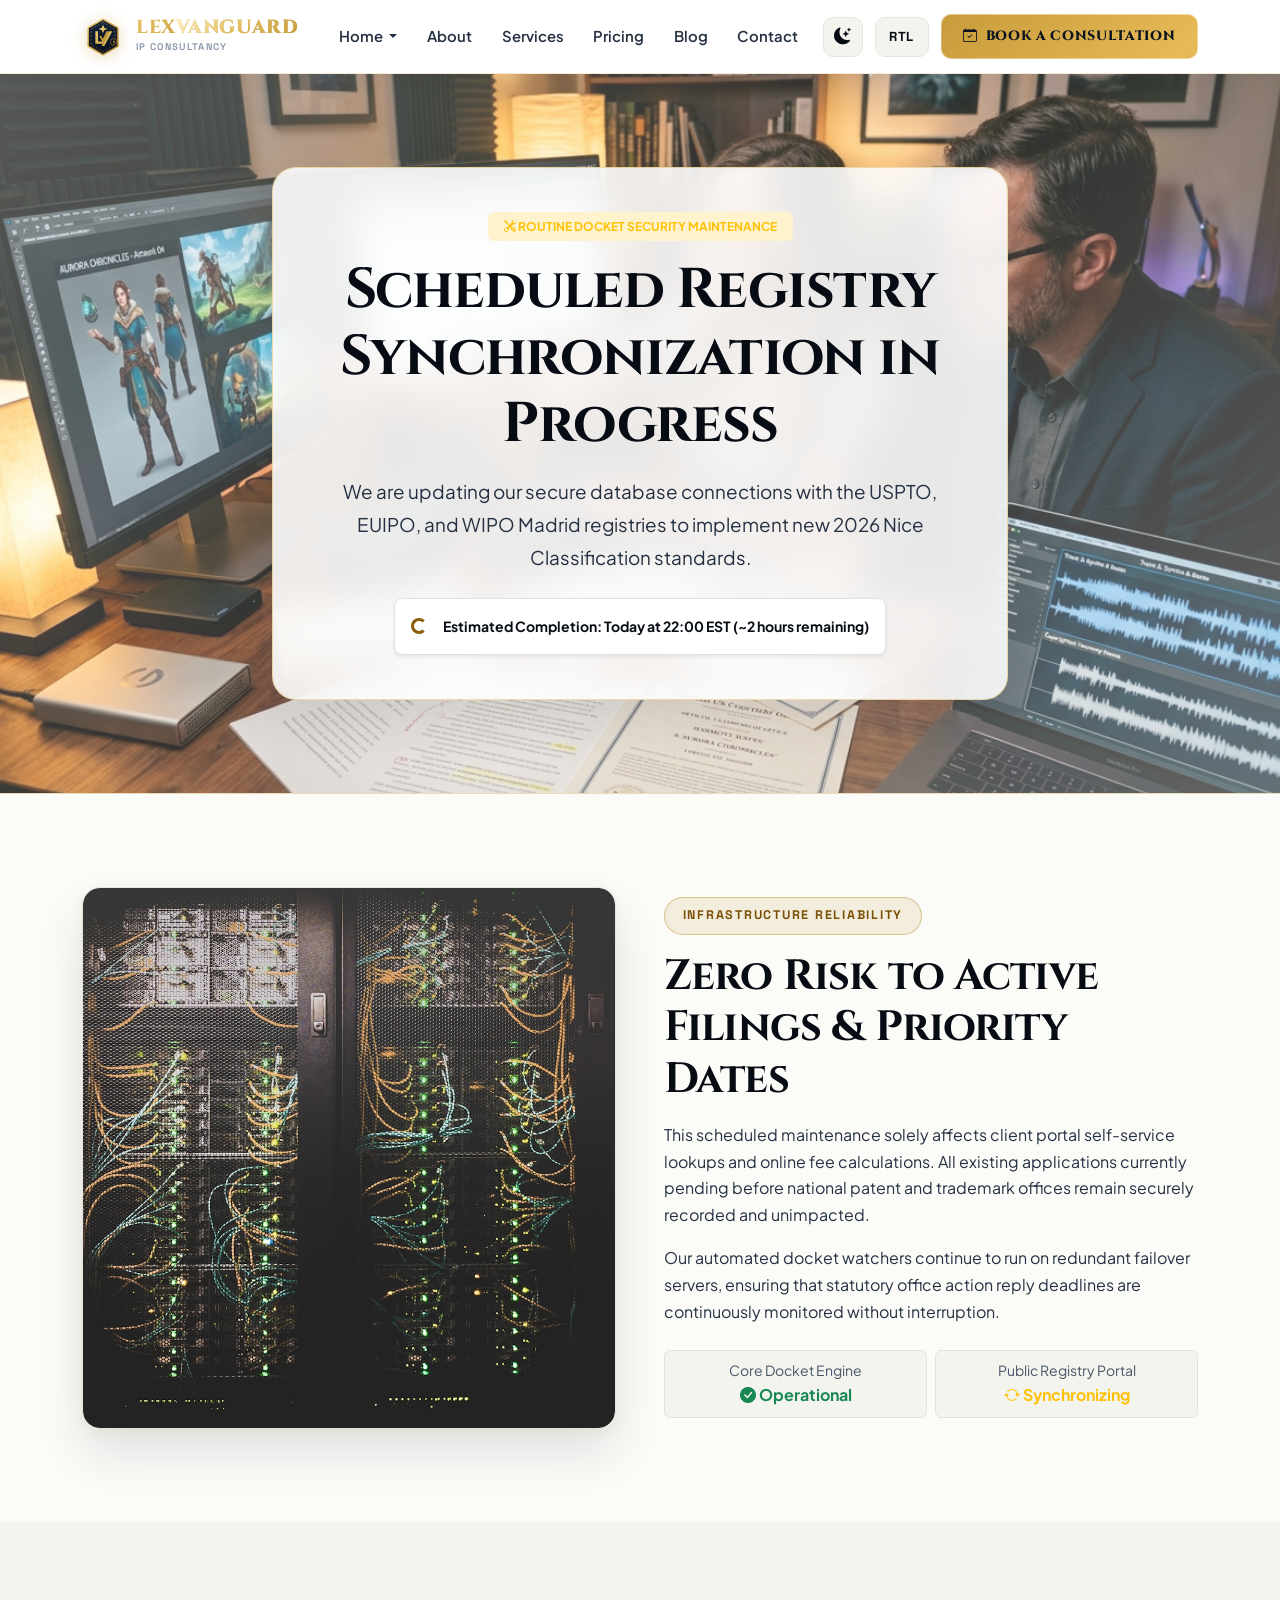
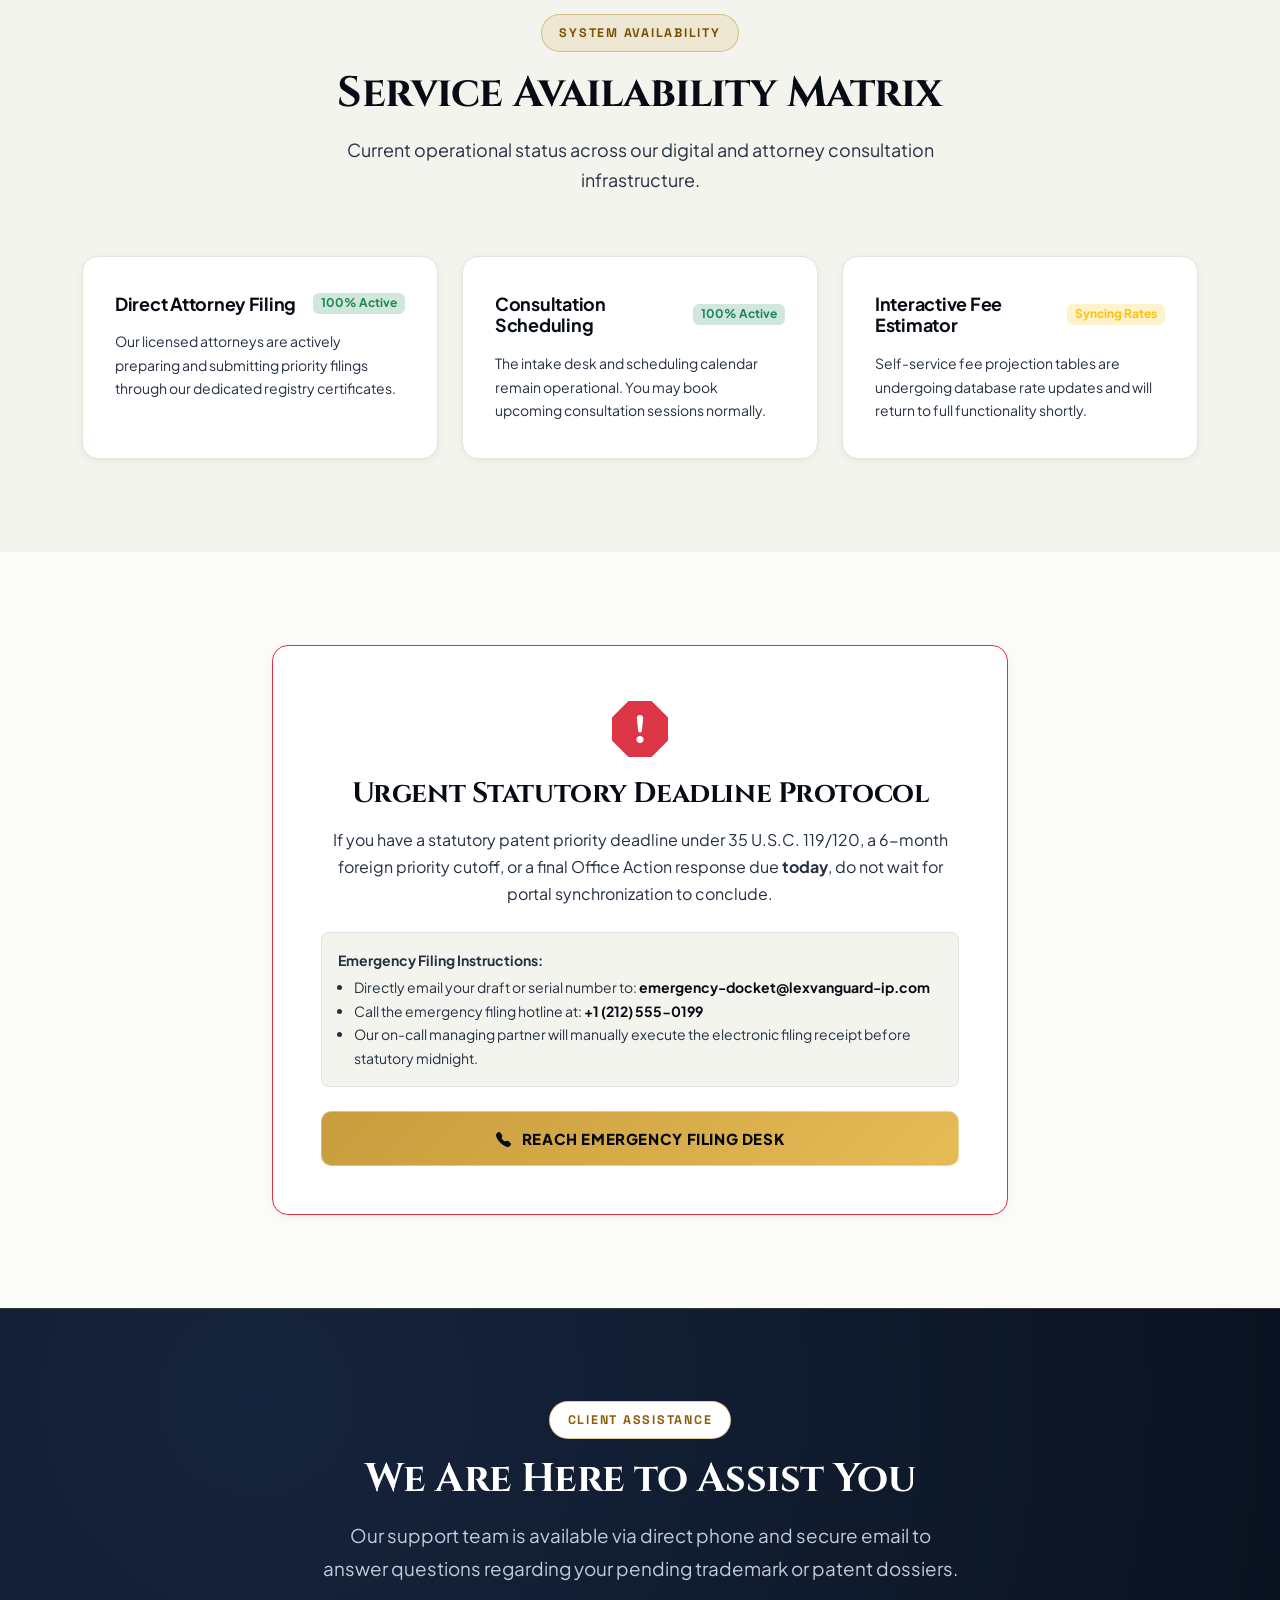
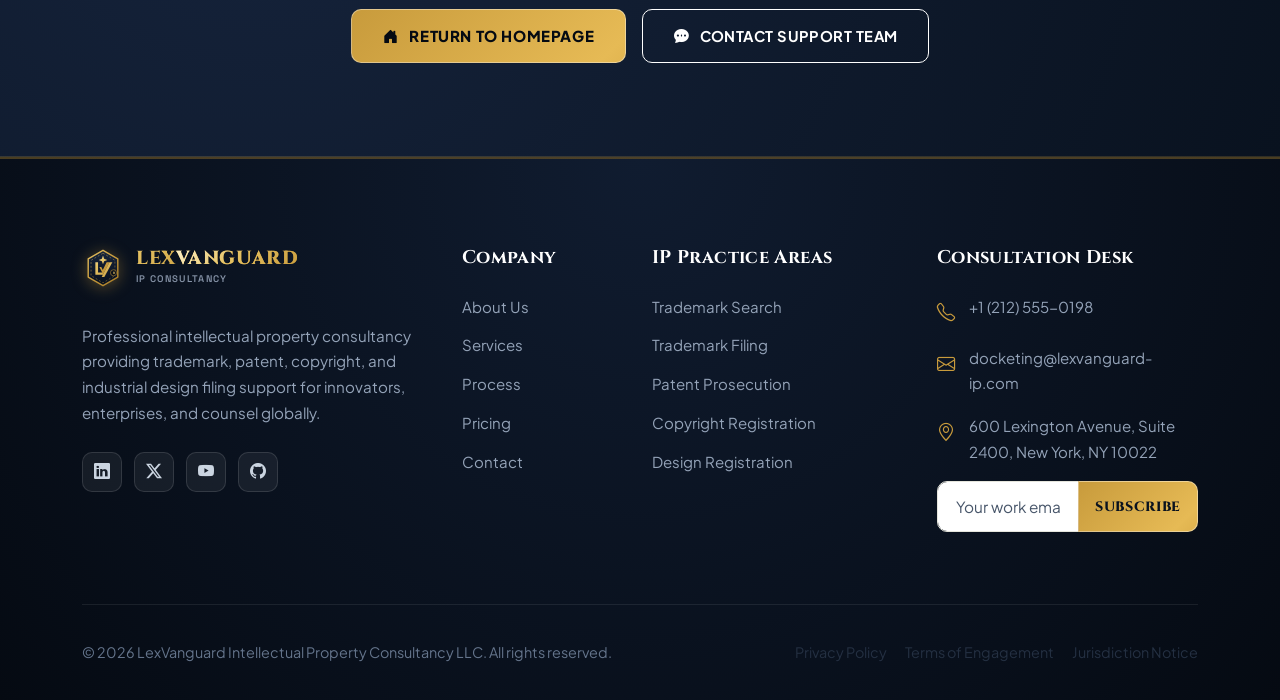
<file: maintenance.html>
<!DOCTYPE html>
<html lang="en">
<head>
  <meta charset="UTF-8">
  <meta name="viewport" content="width=device-width, initial-scale=1.0">
  <title>Scheduled Maintenance — LexVanguard</title>
  <meta name="description" content="LexVanguard registry synchronization and encryption maintenance is underway. Emergency filing hotlines remain active.">
  <link rel="canonical" href="https://www.lexvanguard-ip.com/maintenance.html">

  <!-- Favicon and Brand Icons -->
  <link rel="icon" type="image/svg+xml" href="assets/icons/favicon.svg">
  <link rel="icon" type="image/png" sizes="32x32" href="assets/icons/favicon-32x32.png">
  <link rel="icon" type="image/png" sizes="16x16" href="assets/icons/favicon-16x16.png">
  <link rel="apple-touch-icon" sizes="180x180" href="assets/icons/apple-touch-icon.png">
  <link rel="shortcut icon" href="favicon.ico">
  <link rel="manifest" href="site.webmanifest">

  <!-- Google Fonts -->
  <link rel="preconnect" href="https://fonts.googleapis.com">
  <link rel="preconnect" href="https://fonts.gstatic.com" crossorigin>
  <link href="https://fonts.googleapis.com/css2?family=Cinzel:wght@500;600;700;800;900&family=Plus+Jakarta+Sans:ital,wght@0,300;0,400;0,500;0,600;0,700;0,800;1,400&family=Space+Grotesk:wght@500;600;700&display=swap" rel="stylesheet">

  <!-- Bootstrap 5.3 CSS & Bootstrap Icons -->
  <link href="https://cdn.jsdelivr.net/npm/bootstrap@5.3.3/dist/css/bootstrap.min.css" rel="stylesheet">
  <link rel="stylesheet" href="https://cdn.jsdelivr.net/npm/bootstrap-icons@1.11.3/font/bootstrap-icons.min.css">

  <!-- Custom CSS -->
  <link rel="stylesheet" href="assets/css/style.css">
  <link rel="stylesheet" href="assets/css/responsive.css">
  <link rel="stylesheet" href="assets/css/rtl.css">
</head>
<body>

  <!-- ==========================================================================
       GLOBAL NAVBAR
       ========================================================================== -->
      <!-- ==========================================================================
       GLOBAL HEADER / NAVBAR
       ========================================================================== -->
  <header class="lv-header">
    <div class="container-xl">
      <nav class="navbar navbar-expand-xl">
        <!-- Brand Logo -->
                <a class="navbar-brand" href="index.html">
          <div class="brand-icon">
            <svg class="brand-logo-svg" viewBox="0 0 44 44" fill="none" xmlns="http://www.w3.org/2000/svg" aria-hidden="true">
              <defs>
                <linearGradient id="lvGoldGrad" x1="4" y1="4" x2="40" y2="40" gradientUnits="userSpaceOnUse">
                  <stop offset="0%" stop-color="#E5C365"/>
                  <stop offset="50%" stop-color="#C89B3C"/>
                  <stop offset="100%" stop-color="#A27724"/>
                </linearGradient>
                <linearGradient id="lvGoldGleam" x1="10" y1="6" x2="34" y2="38" gradientUnits="userSpaceOnUse">
                  <stop offset="0%" stop-color="#FFF3CE"/>
                  <stop offset="35%" stop-color="#E5C365"/>
                  <stop offset="100%" stop-color="#C89B3C"/>
                </linearGradient>
                <linearGradient id="lvShieldFill" x1="22" y1="2" x2="22" y2="42" gradientUnits="userSpaceOnUse">
                  <stop offset="0%" stop-color="#16253E"/>
                  <stop offset="100%" stop-color="#080F1A"/>
                </linearGradient>
              </defs>
              <path d="M22 3.5L37.5 12.5V31.5L22 40.5L6.5 31.5V12.5L22 3.5Z" fill="url(#lvShieldFill)" stroke="url(#lvGoldGrad)" stroke-width="1.5" stroke-linejoin="round"/>
              <path d="M22 6.5L34.5 14V30L22 37.5L9.5 30V14L22 6.5Z" stroke="url(#lvGoldGrad)" stroke-width="0.75" stroke-dasharray="2 2" stroke-opacity="0.65" stroke-linejoin="round"/>
              <path d="M14 16V29H22V26.8H16.8V16H14Z" fill="url(#lvGoldGleam)"/>
              <path d="M22 29L28.8 16H25.8L21.8 24.2L20.2 21H18.2L21 26.5L22 29Z" fill="url(#lvGoldGrad)"/>
              <path d="M28.8 16H31.8L23.4 31.5H20.6L28.8 16Z" fill="url(#lvGoldGleam)"/>
              <path d="M22 9L23.2 12.2L26.5 13.5L23.2 14.8L22 18L20.8 14.8L17.5 13.5L20.8 12.2L22 9Z" fill="url(#lvGoldGleam)"/>
              <circle cx="33" cy="27" r="3.2" stroke="url(#lvGoldGrad)" stroke-width="0.6" fill="#080F1A"/>
              <text x="33" y="28.8" font-family="'Plus Jakarta Sans', sans-serif" font-size="3.2" font-weight="800" fill="#E5C365" text-anchor="middle">R</text>
            </svg>
          </div>
          <div class="brand-text">
            <span class="brand-name">LEX<span>VANGUARD</span></span>
            <span class="brand-sub">IP CONSULTANCY</span>
          </div>
        </a>

        <!-- Mobile Utility Actions & Hamburger -->
        <div class="d-flex align-items-center gap-2 d-xl-none">
          <button type="button" class="btn-theme-toggle" aria-label="Toggle Theme" title="Toggle Theme">
            <i class="bi bi-moon-stars-fill"></i>
          </button>
          <button type="button" class="btn-rtl-toggle" aria-label="Toggle Layout Direction" title="Toggle Layout Direction">
            <span class="rtl-text">RTL</span>
          </button>
          <button class="navbar-toggler" type="button" data-bs-toggle="collapse" data-bs-target="#navbarMain" aria-controls="navbarMain" aria-expanded="false" aria-label="Toggle navigation">
            <i class="bi bi-list fs-3"></i>
          </button>
        </div>

        <!-- Main Navigation Links & Desktop Actions -->
        <div class="collapse navbar-collapse" id="navbarMain">
                    <ul class="navbar-nav mx-auto mb-2 mb-xl-0">
            <!-- 1. Home Dropdown -->
            <li class="nav-item dropdown">
              <a class="nav-link dropdown-toggle" href="#" role="button" data-bs-toggle="dropdown" aria-expanded="false">
                Home
              </a>
              <ul class="dropdown-menu">
                <li><a class="dropdown-item" href="index.html">Home 1 — General IP</a></li>
                <li><a class="dropdown-item" href="home-2.html">Home 2 — Startup &amp; Business</a></li>
              </ul>
            </li>

            <!-- 2. About -->
            <li class="nav-item">
              <a class="nav-link" href="about.html">About</a>
            </li>

            <!-- 3. Services -->
            <li class="nav-item">
              <a class="nav-link" href="services.html">Services</a>
            </li>

            <!-- 4. Pricing -->
            <li class="nav-item">
              <a class="nav-link" href="pricing.html">Pricing</a>
            </li>

            <!-- 5. Blog -->
            <li class="nav-item">
              <a class="nav-link" href="blog.html">Blog</a>
            </li>

            <!-- 6. Contact -->
            <li class="nav-item">
              <a class="nav-link" href="contact.html">Contact</a>
            </li>
          </ul>

          <!-- Desktop Utility Actions -->
          <div class="header-actions">
            <button type="button" class="btn-theme-toggle d-none d-xl-inline-flex" aria-label="Toggle Theme" title="Toggle Theme">
              <i class="bi bi-moon-stars-fill"></i>
            </button>

            <button type="button" class="btn-rtl-toggle d-none d-xl-inline-flex" aria-label="Toggle Layout Direction" title="Toggle Layout Direction">
              <span class="rtl-text">RTL</span>
            </button>

            <a href="contact.html" class="btn-consultation">
              <i class="bi bi-calendar-check"></i>
              <span>Book a Consultation</span>
            </a>
          </div>
        </div>
      </nav>
    </div>
  </header>

  <!-- ==========================================================================
       MAIN CONTENT (5 Substantial Content Sections)
       ========================================================================== -->
  <main>

    <!-- SECTION 1: SYSTEM MAINTENANCE NOTICE HERO -->
    <section class="section-py utility-hero-section text-center position-relative overflow-hidden">
      <!-- Legal Operations Archive Background -->
      <div class="hero-backdrop">
        <img src="assets/images/hero/hero-bg-maintenance.jpg" alt="Secure Corporate Legal Filing Archive and Paralegal Operations Center" class="hero-backdrop-img">
        <div class="hero-backdrop-overlay"></div>
      </div>

      <div class="container position-relative" style="z-index: 2;">
        <div class="row justify-content-center">
          <div class="col-lg-8">
            <div class="hero-glass-card mx-auto">
              <span class="badge bg-warning-subtle text-warning px-3 py-2 mb-3 text-uppercase fw-bold">
                <i class="bi bi-tools"></i> Routine Docket Security Maintenance
              </span>
              <h1 class="display-4 fw-bold mb-3">Scheduled Registry Synchronization in Progress</h1>
              <p class="lead text-secondary mb-4">
                We are updating our secure database connections with the USPTO, EUIPO, and WIPO Madrid registries to implement new 2026 Nice Classification standards.
              </p>
              <div class="p-3 bg-surface rounded-3 border d-inline-flex align-items-center gap-3 shadow-sm">
                <div class="spinner-border spinner-border-sm text-accent" role="status"></div>
                <span class="small fw-bold">Estimated Completion: Today at 22:00 EST (~2 hours remaining)</span>
              </div>
            </div>
          </div>
        </div>
      </div>
    </section>

    <!-- SECTION 2: DEDICATED UNIQUE IMAGE & STATUS OVERVIEW -->
    <section class="section-py">
      <div class="container">
        <div class="row align-items-center g-5">
          <div class="col-lg-6">
            <div class="inner-hero-image-wrap">
              <img src="assets/images/misc/system-sync.jpg" alt="High Security Data Server Infrastructure and Encrypted Network Rack" class="img-fluid rounded-4">
            </div>
          </div>
          <div class="col-lg-6">
            <div class="section-badge">Infrastructure Reliability</div>
            <h2 class="section-title">Zero Risk to Active Filings & Priority Dates</h2>
            <p class="text-secondary mb-3">
              This scheduled maintenance solely affects client portal self-service lookups and online fee calculations. All existing applications currently pending before national patent and trademark offices remain securely recorded and unimpacted.
            </p>
            <p class="text-secondary mb-4">
              Our automated docket watchers continue to run on redundant failover servers, ensuring that statutory office action reply deadlines are continuously monitored without interruption.
            </p>
            <div class="row g-2">
              <div class="col-sm-6">
                <div class="p-2 border rounded bg-alt-section text-center">
                  <small class="text-muted d-block">Core Docket Engine</small>
                  <strong class="text-success"><i class="bi bi-check-circle-fill"></i> Operational</strong>
                </div>
              </div>
              <div class="col-sm-6">
                <div class="p-2 border rounded bg-alt-section text-center">
                  <small class="text-muted d-block">Public Registry Portal</small>
                  <strong class="text-warning"><i class="bi bi-arrow-repeat"></i> Synchronizing</strong>
                </div>
              </div>
            </div>
          </div>
        </div>
      </div>
    </section>

    <!-- SECTION 3: WHAT SYSTEMS ARE AFFECTED -->
    <section class="section-py bg-alt-section">
      <div class="container">
        <div class="section-header text-center">
          <div class="section-badge">System Availability</div>
          <h2 class="section-title">Service Availability Matrix</h2>
          <p class="section-desc">Current operational status across our digital and attorney consultation infrastructure.</p>
        </div>

        <div class="row g-4">
          <div class="col-md-4">
            <div class="ip-card">
              <div class="d-flex justify-content-between align-items-center mb-3">
                <h5 class="fw-bold mb-0">Direct Attorney Filing</h5>
                <span class="badge bg-success-subtle text-success">100% Active</span>
              </div>
              <p class="text-secondary small mb-0">Our licensed attorneys are actively preparing and submitting priority filings through our dedicated registry certificates.</p>
            </div>
          </div>

          <div class="col-md-4">
            <div class="ip-card">
              <div class="d-flex justify-content-between align-items-center mb-3">
                <h5 class="fw-bold mb-0">Consultation Scheduling</h5>
                <span class="badge bg-success-subtle text-success">100% Active</span>
              </div>
              <p class="text-secondary small mb-0">The intake desk and scheduling calendar remain operational. You may book upcoming consultation sessions normally.</p>
            </div>
          </div>

          <div class="col-md-4">
            <div class="ip-card">
              <div class="d-flex justify-content-between align-items-center mb-3">
                <h5 class="fw-bold mb-0">Interactive Fee Estimator</h5>
                <span class="badge bg-warning-subtle text-warning">Syncing Rates</span>
              </div>
              <p class="text-secondary small mb-0">Self-service fee projection tables are undergoing database rate updates and will return to full functionality shortly.</p>
            </div>
          </div>
        </div>
      </div>
    </section>

    <!-- SECTION 4: STATUTORY FILING DEADLINE PROTOCOL -->
    <section class="section-py">
      <div class="container">
        <div class="row align-items-center justify-content-center">
          <div class="col-lg-8">
            <div class="ip-card p-4 p-md-5 border-danger text-center">
              <i class="bi bi-exclamation-octagon-fill text-danger display-4 mb-3"></i>
              <h3 class="fw-bold mb-3">Urgent Statutory Deadline Protocol</h3>
              <p class="text-secondary mb-4">
                If you have a statutory patent priority deadline under 35 U.S.C. 119/120, a 6-month foreign priority cutoff, or a final Office Action response due <strong>today</strong>, do not wait for portal synchronization to conclude.
              </p>
              <div class="p-3 bg-alt-section rounded-3 border mb-4 text-start small text-secondary">
                <strong>Emergency Filing Instructions:</strong>
                <ul class="mb-0 mt-1 ps-3">
                  <li>Directly email your draft or serial number to: <span class="text-primary fw-bold">emergency-docket@lexvanguard-ip.com</span></li>
                  <li>Call the emergency filing hotline at: <span class="text-primary fw-bold">+1 (212) 555-0199</span></li>
                  <li>Our on-call managing partner will manually execute the electronic filing receipt before statutory midnight.</li>
                </ul>
              </div>
              <a href="contact.html" class="btn-custom-primary">
                <i class="bi bi-telephone-fill"></i> Reach Emergency Filing Desk
              </a>
            </div>
          </div>
        </div>
      </div>
    </section>

    <!-- SECTION 5: CONTACT HOTLINES & RETURN NAVIGATION -->
    <section class="section-py bg-dark-accent text-center">
      <div class="container">
        <div class="row justify-content-center">
          <div class="col-lg-7">
            <div class="section-badge bg-white-subtle text-accent mb-3">Client Assistance</div>
            <h3 class="display-6 fw-bold text-white mb-3">We Are Here to Assist You</h3>
            <p class="lead text-light opacity-75 mb-4">
              Our support team is available via direct phone and secure email to answer questions regarding your pending trademark or patent dossiers.
            </p>
            <div class="d-flex flex-wrap justify-content-center gap-3">
              <a href="index.html" class="btn-custom-primary">
                <i class="bi bi-house-door-fill"></i> Return to Homepage
              </a>
              <a href="contact.html" class="btn-custom-outline text-white border-white">
                <i class="bi bi-chat-dots-fill"></i> Contact Support Team
              </a>
            </div>
          </div>
        </div>
      </div>
    </section>

  </main>

  <!-- ==========================================================================
       GLOBAL FOOTER
       ========================================================================== -->
  <footer class="lv-footer">
    <div class="container">
      <div class="row g-4 justify-content-between">
        <div class="col-lg-4 col-md-6 footer-brand">
          <a class="navbar-brand mb-3" href="index.html">
            <div class="brand-icon">
              <svg class="brand-logo-svg" viewBox="0 0 44 44" fill="none" xmlns="http://www.w3.org/2000/svg" aria-hidden="true">
                <defs>
                  <linearGradient id="lvGoldGradF" x1="4" y1="4" x2="40" y2="40" gradientUnits="userSpaceOnUse">
                    <stop offset="0%" stop-color="#E5C365"/>
                    <stop offset="50%" stop-color="#C89B3C"/>
                    <stop offset="100%" stop-color="#A27724"/>
                  </linearGradient>
                  <linearGradient id="lvGoldGleamF" x1="10" y1="6" x2="34" y2="38" gradientUnits="userSpaceOnUse">
                    <stop offset="0%" stop-color="#FFF3CE"/>
                    <stop offset="35%" stop-color="#E5C365"/>
                    <stop offset="100%" stop-color="#C89B3C"/>
                  </linearGradient>
                  <linearGradient id="lvShieldFillF" x1="22" y1="2" x2="22" y2="42" gradientUnits="userSpaceOnUse">
                    <stop offset="0%" stop-color="#16253E"/>
                    <stop offset="100%" stop-color="#080F1A"/>
                  </linearGradient>
                </defs>
                <path d="M22 3.5L37.5 12.5V31.5L22 40.5L6.5 31.5V12.5L22 3.5Z" fill="url(#lvShieldFillF)" stroke="url(#lvGoldGradF)" stroke-width="1.5" stroke-linejoin="round"/>
                <path d="M22 6.5L34.5 14V30L22 37.5L9.5 30V14L22 6.5Z" stroke="url(#lvGoldGradF)" stroke-width="0.75" stroke-dasharray="2 2" stroke-opacity="0.65" stroke-linejoin="round"/>
                <path d="M14 16V29H22V26.8H16.8V16H14Z" fill="url(#lvGoldGleamF)"/>
                <path d="M22 29L28.8 16H25.8L21.8 24.2L20.2 21H18.2L21 26.5L22 29Z" fill="url(#lvGoldGradF)"/>
                <path d="M28.8 16H31.8L23.4 31.5H20.6L28.8 16Z" fill="url(#lvGoldGleamF)"/>
                <path d="M22 9L23.2 12.2L26.5 13.5L23.2 14.8L22 18L20.8 14.8L17.5 13.5L20.8 12.2L22 9Z" fill="url(#lvGoldGleamF)"/>
                <circle cx="33" cy="27" r="3.2" stroke="url(#lvGoldGradF)" stroke-width="0.6" fill="#080F1A"/>
                <text x="33" y="28.8" font-family="'Plus Jakarta Sans', sans-serif" font-size="3.2" font-weight="800" fill="#E5C365" text-anchor="middle">R</text>
              </svg>
            </div>
            <div class="brand-text">
              <span class="brand-name">LEX<span>VANGUARD</span></span>
              <span class="brand-sub">IP CONSULTANCY</span>
            </div>
          </a>
          <p class="footer-desc">
            Professional intellectual property consultancy providing trademark, patent, copyright, and industrial design filing support for innovators, enterprises, and counsel globally.
          </p>
          <div class="footer-social-links">
            <a href="https://www.linkedin.com" class="footer-social-btn" aria-label="LinkedIn" target="_blank" rel="noopener noreferrer"><i class="bi bi-linkedin"></i></a>
            <a href="https://x.com" class="footer-social-btn" aria-label="Twitter" target="_blank" rel="noopener noreferrer"><i class="bi bi-twitter-x"></i></a>
            <a href="https://www.youtube.com" class="footer-social-btn" aria-label="YouTube" target="_blank" rel="noopener noreferrer"><i class="bi bi-youtube"></i></a>
            <a href="https://github.com" class="footer-social-btn" aria-label="GitHub" target="_blank" rel="noopener noreferrer"><i class="bi bi-github"></i></a>
          </div>
        </div>

        <div class="col-lg-2 col-md-3 col-6">
          <h4 class="footer-title">Company</h4>
          <ul class="footer-links">
            <li><a href="about.html">About Us</a></li>
            <li><a href="services.html">Services</a></li>
            <li><a href="services.html#process">Process</a></li>
            <li><a href="pricing.html">Pricing</a></li>
            <li><a href="contact.html">Contact</a></li>
          </ul>
        </div>

        <div class="col-lg-3 col-md-3 col-6">
          <h4 class="footer-title">IP Practice Areas</h4>
          <ul class="footer-links">
            <li><a href="services.html">Trademark Search</a></li>
            <li><a href="service-details.html">Trademark Filing</a></li>
            <li><a href="services.html">Patent Prosecution</a></li>
            <li><a href="services.html">Copyright Registration</a></li>
            <li><a href="services.html">Design Registration</a></li>
          </ul>
        </div>

        <div class="col-lg-3 col-md-6">
          <h4 class="footer-title">Consultation Desk</h4>
          <div class="footer-contact-item">
            <i class="bi bi-telephone"></i>
            <span>+1 (212) 555-0198</span>
          </div>
          <div class="footer-contact-item">
            <i class="bi bi-envelope"></i>
            <span>docketing@lexvanguard-ip.com</span>
          </div>
          <div class="footer-contact-item">
            <i class="bi bi-geo-alt"></i>
            <span>600 Lexington Avenue, Suite 2400, New York, NY 10022</span>
          </div>

          <div class="mt-3">
            <form class="js-newsletter-form">
              <div class="input-group">
                <input type="email" class="form-control form-control-sm" placeholder="Your work email..." required aria-label="Subscribe to newsletter">
                <button class="btn btn-consultation btn-sm px-3" type="submit">Subscribe</button>
              </div>
            </form>
          </div>
        </div>
      </div>

      <div class="footer-bottom">
        <div class="row align-items-center">
          <div class="col-md-6 text-center text-md-start">
            &copy; 2026 LexVanguard Intellectual Property Consultancy LLC. All rights reserved.
          </div>
          <div class="col-md-6 text-center text-md-end mt-2 mt-md-0">
            <a href="contact.html" class="text-secondary text-decoration-none me-3">Privacy Policy</a>
            <a href="contact.html" class="text-secondary text-decoration-none me-3">Terms of Engagement</a>
            <a href="contact.html" class="text-secondary text-decoration-none">Jurisdiction Notice</a>
          </div>
        </div>
      </div>
    </div>
  </footer>

  <!-- Bootstrap 5.3 Bundle JS -->
  <script src="https://cdn.jsdelivr.net/npm/bootstrap@5.3.3/dist/js/bootstrap.bundle.min.js"></script>

  <!-- Core Template JS -->
  <script src="assets/js/theme.js"></script>
  <script src="assets/js/rtl.js"></script>
  <script src="assets/js/main.js"></script>
  <script src="assets/js/forms.js"></script>
  <script src="assets/js/faq.js"></script>
  <script src="assets/js/filters.js"></script>

</body>
</html>
</file>
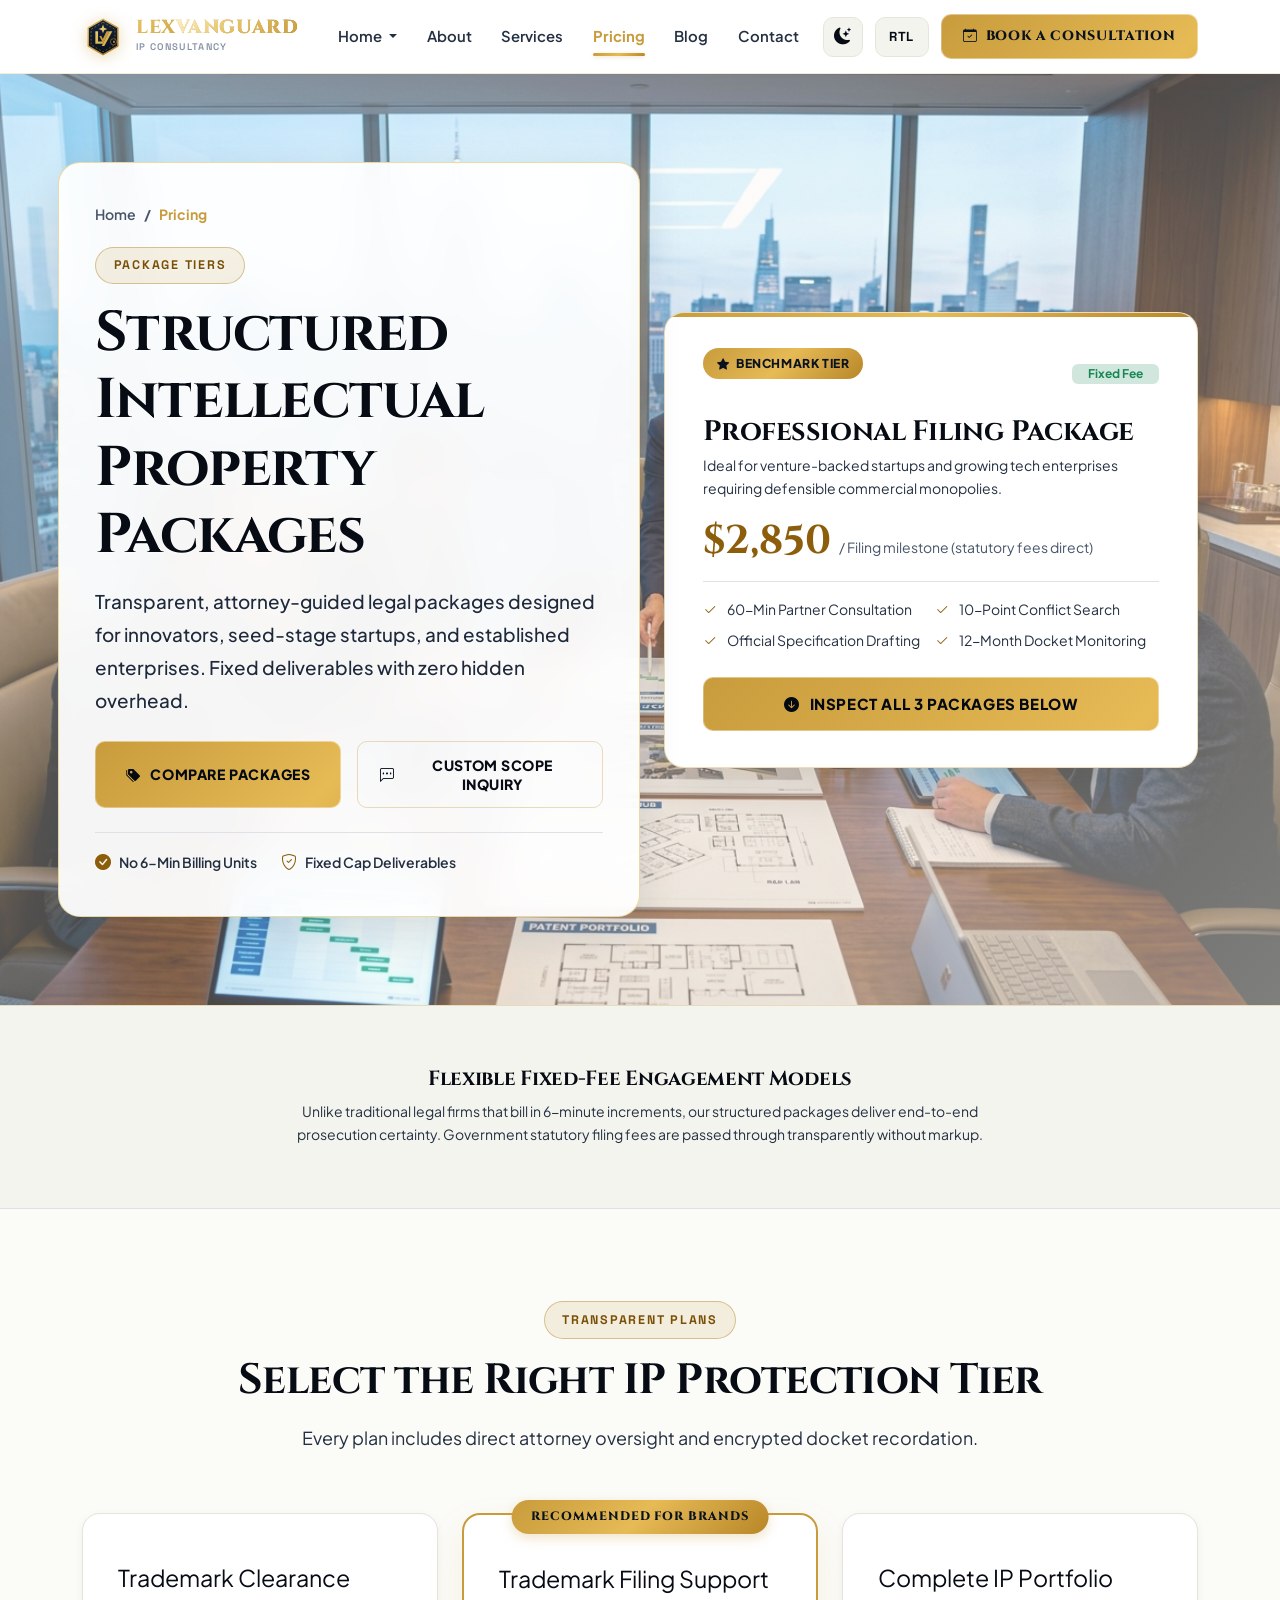
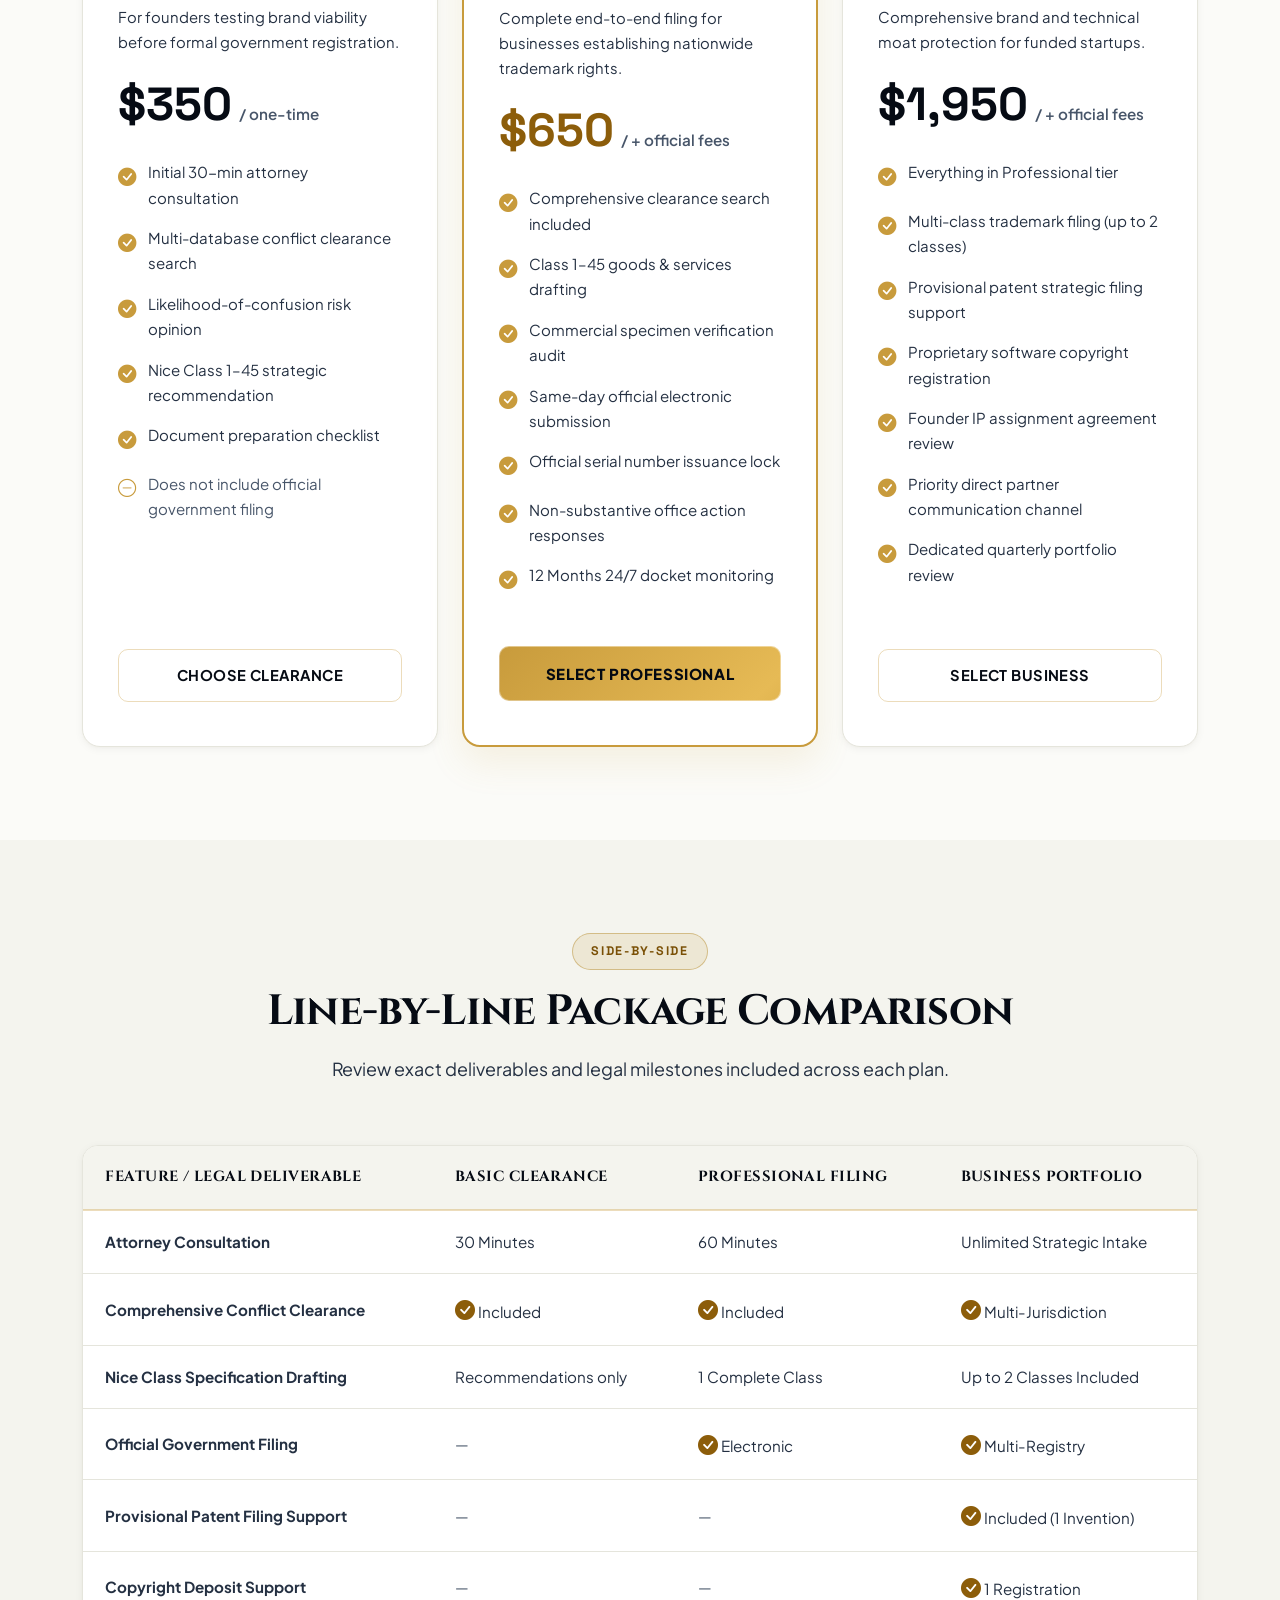
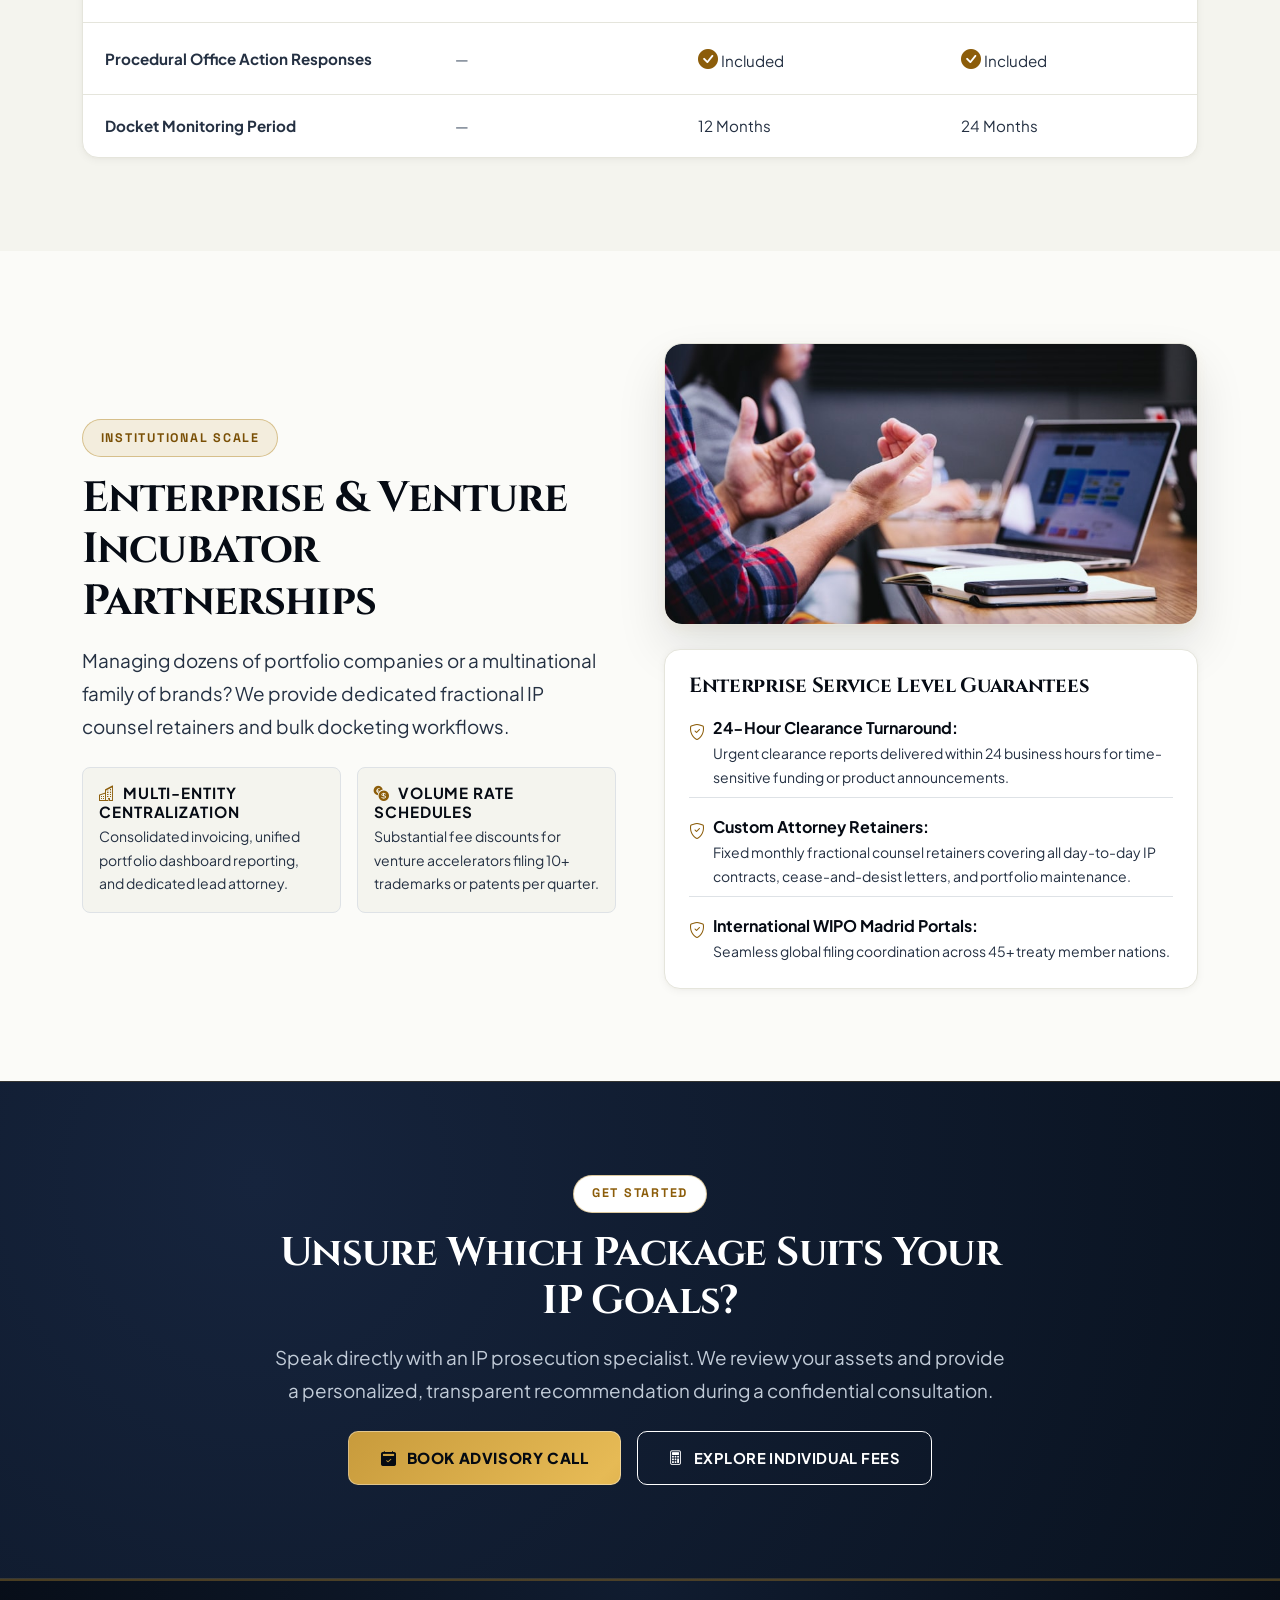
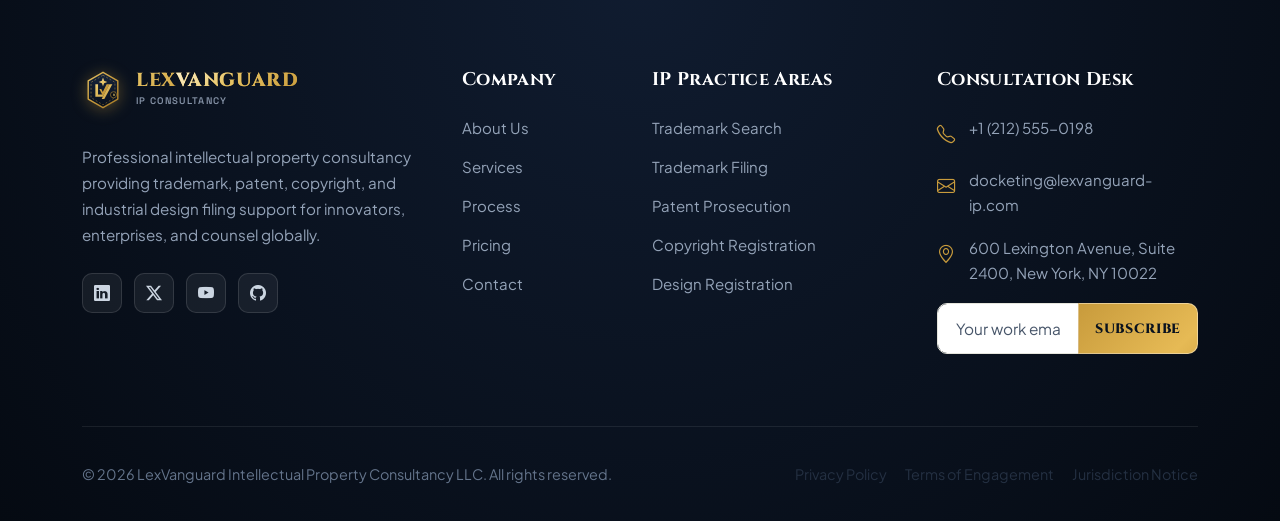
<file: pricing.html>
<!DOCTYPE html>
<html lang="en">
<head>
  <meta charset="UTF-8">
  <meta name="viewport" content="width=device-width, initial-scale=1.0">
  <title>IP Filing Packages & Pricing — LexVanguard</title>
  <meta name="description" content="Transparent, predictable intellectual property legal packages for founders, startups, and growing enterprises. No hidden fees.">
  <link rel="canonical" href="https://www.lexvanguard-ip.com/pricing.html">

  <!-- Favicon and Brand Icons -->
  <link rel="icon" type="image/svg+xml" href="assets/icons/favicon.svg">
  <link rel="icon" type="image/png" sizes="32x32" href="assets/icons/favicon-32x32.png">
  <link rel="icon" type="image/png" sizes="16x16" href="assets/icons/favicon-16x16.png">
  <link rel="apple-touch-icon" sizes="180x180" href="assets/icons/apple-touch-icon.png">
  <link rel="shortcut icon" href="favicon.ico">
  <link rel="manifest" href="site.webmanifest">

  <!-- Google Fonts -->
  <link rel="preconnect" href="https://fonts.googleapis.com">
  <link rel="preconnect" href="https://fonts.gstatic.com" crossorigin>
  <link href="https://fonts.googleapis.com/css2?family=Cinzel:wght@500;600;700;800;900&family=Plus+Jakarta+Sans:ital,wght@0,300;0,400;0,500;0,600;0,700;0,800;1,400&family=Space+Grotesk:wght@500;600;700&display=swap" rel="stylesheet">

  <!-- Bootstrap 5.3 CSS & Bootstrap Icons -->
  <link href="https://cdn.jsdelivr.net/npm/bootstrap@5.3.3/dist/css/bootstrap.min.css" rel="stylesheet">
  <link rel="stylesheet" href="https://cdn.jsdelivr.net/npm/bootstrap-icons@1.11.3/font/bootstrap-icons.min.css">

  <!-- Custom CSS -->
  <link rel="stylesheet" href="assets/css/style.css">
  <link rel="stylesheet" href="assets/css/responsive.css">
  <link rel="stylesheet" href="assets/css/rtl.css">
</head>
<body>

  <!-- ==========================================================================
       GLOBAL NAVBAR
       ========================================================================== -->
      <!-- ==========================================================================
       GLOBAL HEADER / NAVBAR
       ========================================================================== -->
  <header class="lv-header">
    <div class="container-xl">
      <nav class="navbar navbar-expand-xl">
        <!-- Brand Logo -->
                <a class="navbar-brand" href="index.html">
          <div class="brand-icon">
            <svg class="brand-logo-svg" viewBox="0 0 44 44" fill="none" xmlns="http://www.w3.org/2000/svg" aria-hidden="true">
              <defs>
                <linearGradient id="lvGoldGrad" x1="4" y1="4" x2="40" y2="40" gradientUnits="userSpaceOnUse">
                  <stop offset="0%" stop-color="#E5C365"/>
                  <stop offset="50%" stop-color="#C89B3C"/>
                  <stop offset="100%" stop-color="#A27724"/>
                </linearGradient>
                <linearGradient id="lvGoldGleam" x1="10" y1="6" x2="34" y2="38" gradientUnits="userSpaceOnUse">
                  <stop offset="0%" stop-color="#FFF3CE"/>
                  <stop offset="35%" stop-color="#E5C365"/>
                  <stop offset="100%" stop-color="#C89B3C"/>
                </linearGradient>
                <linearGradient id="lvShieldFill" x1="22" y1="2" x2="22" y2="42" gradientUnits="userSpaceOnUse">
                  <stop offset="0%" stop-color="#16253E"/>
                  <stop offset="100%" stop-color="#080F1A"/>
                </linearGradient>
              </defs>
              <path d="M22 3.5L37.5 12.5V31.5L22 40.5L6.5 31.5V12.5L22 3.5Z" fill="url(#lvShieldFill)" stroke="url(#lvGoldGrad)" stroke-width="1.5" stroke-linejoin="round"/>
              <path d="M22 6.5L34.5 14V30L22 37.5L9.5 30V14L22 6.5Z" stroke="url(#lvGoldGrad)" stroke-width="0.75" stroke-dasharray="2 2" stroke-opacity="0.65" stroke-linejoin="round"/>
              <path d="M14 16V29H22V26.8H16.8V16H14Z" fill="url(#lvGoldGleam)"/>
              <path d="M22 29L28.8 16H25.8L21.8 24.2L20.2 21H18.2L21 26.5L22 29Z" fill="url(#lvGoldGrad)"/>
              <path d="M28.8 16H31.8L23.4 31.5H20.6L28.8 16Z" fill="url(#lvGoldGleam)"/>
              <path d="M22 9L23.2 12.2L26.5 13.5L23.2 14.8L22 18L20.8 14.8L17.5 13.5L20.8 12.2L22 9Z" fill="url(#lvGoldGleam)"/>
              <circle cx="33" cy="27" r="3.2" stroke="url(#lvGoldGrad)" stroke-width="0.6" fill="#080F1A"/>
              <text x="33" y="28.8" font-family="'Plus Jakarta Sans', sans-serif" font-size="3.2" font-weight="800" fill="#E5C365" text-anchor="middle">R</text>
            </svg>
          </div>
          <div class="brand-text">
            <span class="brand-name">LEX<span>VANGUARD</span></span>
            <span class="brand-sub">IP CONSULTANCY</span>
          </div>
        </a>

        <!-- Mobile Utility Actions & Hamburger -->
        <div class="d-flex align-items-center gap-2 d-xl-none">
          <button type="button" class="btn-theme-toggle" aria-label="Toggle Theme" title="Toggle Theme">
            <i class="bi bi-moon-stars-fill"></i>
          </button>
          <button type="button" class="btn-rtl-toggle" aria-label="Toggle Layout Direction" title="Toggle Layout Direction">
            <span class="rtl-text">RTL</span>
          </button>
          <button class="navbar-toggler" type="button" data-bs-toggle="collapse" data-bs-target="#navbarMain" aria-controls="navbarMain" aria-expanded="false" aria-label="Toggle navigation">
            <i class="bi bi-list fs-3"></i>
          </button>
        </div>

        <!-- Main Navigation Links & Desktop Actions -->
        <div class="collapse navbar-collapse" id="navbarMain">
                    <ul class="navbar-nav mx-auto mb-2 mb-xl-0">
            <!-- 1. Home Dropdown -->
            <li class="nav-item dropdown">
              <a class="nav-link dropdown-toggle" href="#" role="button" data-bs-toggle="dropdown" aria-expanded="false">
                Home
              </a>
              <ul class="dropdown-menu">
                <li><a class="dropdown-item" href="index.html">Home 1 — General IP</a></li>
                <li><a class="dropdown-item" href="home-2.html">Home 2 — Startup &amp; Business</a></li>
              </ul>
            </li>

            <!-- 2. About -->
            <li class="nav-item">
              <a class="nav-link" href="about.html">About</a>
            </li>

            <!-- 3. Services -->
            <li class="nav-item">
              <a class="nav-link" href="services.html">Services</a>
            </li>

            <!-- 4. Pricing -->
            <li class="nav-item">
              <a class="nav-link active" href="pricing.html">Pricing</a>
            </li>

            <!-- 5. Blog -->
            <li class="nav-item">
              <a class="nav-link" href="blog.html">Blog</a>
            </li>

            <!-- 6. Contact -->
            <li class="nav-item">
              <a class="nav-link" href="contact.html">Contact</a>
            </li>
          </ul>

          <!-- Desktop Utility Actions -->
          <div class="header-actions">
            <button type="button" class="btn-theme-toggle d-none d-xl-inline-flex" aria-label="Toggle Theme" title="Toggle Theme">
              <i class="bi bi-moon-stars-fill"></i>
            </button>

            <button type="button" class="btn-rtl-toggle d-none d-xl-inline-flex" aria-label="Toggle Layout Direction" title="Toggle Layout Direction">
              <span class="rtl-text">RTL</span>
            </button>

            <a href="contact.html" class="btn-consultation">
              <i class="bi bi-calendar-check"></i>
              <span>Book a Consultation</span>
            </a>
          </div>
        </div>
      </nav>
    </div>
  </header>

  <!-- ==========================================================================
       MAIN CONTENT (6 Substantial Content Sections)
       ========================================================================== -->
  <main>

    <!-- SECTION 1: HERO (Pricing Overview & Dedicated Unique Image) -->
    <section class="inner-hero position-relative overflow-hidden">
      <!-- Executive Corporate Boardroom Background -->
      <div class="hero-backdrop">
        <img src="assets/images/hero/hero-bg-pricing.jpg" alt="Executive Corporate Boardroom with Panoramic Skyline View" class="hero-backdrop-img">
        <div class="hero-backdrop-overlay"></div>
      </div>

      <div class="container position-relative" style="z-index: 2;">
        <div class="row align-items-center g-5">
          <div class="col-lg-6 inner-hero-content">
            <nav aria-label="breadcrumb">
              <ol class="breadcrumb">
                <li class="breadcrumb-item"><a href="index.html">Home</a></li>
                <li class="breadcrumb-item active" aria-current="page">Pricing</li>
              </ol>
            </nav>
            <div class="section-badge">Package Tiers</div>
            <h1 class="display-4 fw-bold mb-3">Structured Intellectual Property Packages</h1>
            <p class="lead mb-4">
              Transparent, attorney-guided legal packages designed for innovators, seed-stage startups, and established enterprises. Fixed deliverables with zero hidden overhead.
            </p>
            <div class="hero-cta-pair mb-4">
              <a href="#packages-grid" class="btn-custom-primary" style="color: #050a12 !important; font-weight: 800; letter-spacing: 0.04em;">
                <i class="bi bi-tags-fill"></i> Compare Packages
              </a>
              <a href="contact.html" class="btn-custom-outline">
                <i class="bi bi-chat-left-dots"></i> Custom Scope Inquiry
              </a>
            </div>
            
            <div class="d-flex align-items-center gap-4 mt-4 pt-3 border-top">
              <div class="d-flex align-items-center gap-2">
                <i class="bi bi-check-circle-fill text-accent"></i>
                <span class="small text-secondary fw-semibold">No 6-Min Billing Units</span>
              </div>
              <div class="d-flex align-items-center gap-2">
                <i class="bi bi-shield-check text-accent"></i>
                <span class="small text-secondary fw-semibold">Fixed Cap Deliverables</span>
              </div>
            </div>
          </div>

          <div class="col-lg-6">
            <!-- Dedicated Pricing Spotlight Hero Composition -->
            <div class="hero-pricing-spotlight">
              <div class="d-flex align-items-center justify-content-between mb-3">
                <span class="pricing-spotlight-badge">
                  <i class="bi bi-star-fill"></i> Benchmark Tier
                </span>
                <span class="badge bg-success-subtle text-success fw-bold px-3 py-1">Fixed Fee</span>
              </div>
              <h3 class="fw-bold mb-1">Professional Filing Package</h3>
              <p class="text-secondary small mb-3">Ideal for venture-backed startups and growing tech enterprises requiring defensible commercial monopolies.</p>
              
              <div class="d-flex align-items-baseline gap-2 mb-3 pb-3 border-bottom">
                <span class="display-6 fw-bold text-accent mb-0" style="font-family: var(--font-heading);">$2,850</span>
                <span class="text-muted small">/ Filing milestone (statutory fees direct)</span>
              </div>

              <div class="row g-2 mb-4 small text-secondary">
                <div class="col-sm-6">
                  <div><i class="bi bi-check2 text-accent me-2"></i> 60-Min Partner Consultation</div>
                </div>
                <div class="col-sm-6">
                  <div><i class="bi bi-check2 text-accent me-2"></i> 10-Point Conflict Search</div>
                </div>
                <div class="col-sm-6">
                  <div><i class="bi bi-check2 text-accent me-2"></i> Official Specification Drafting</div>
                </div>
                <div class="col-sm-6">
                  <div><i class="bi bi-check2 text-accent me-2"></i> 12-Month Docket Monitoring</div>
                </div>
              </div>

              <a href="#packages-grid" class="btn-custom-primary w-100" style="color: #050a12 !important; font-weight: 800;">
                <i class="bi bi-arrow-down-circle-fill"></i> Inspect All 3 Packages Below
              </a>
            </div>
          </div>
        </div>
      </div>
    </section>

    <!-- SECTION 2: FLEXIBLE ENGAGEMENT MODELS -->
    <section class="section-py-sm bg-alt-section border-bottom">
      <div class="container">
        <div class="row justify-content-center text-center">
          <div class="col-lg-8">
            <h4 class="fw-bold mb-2">Flexible Fixed-Fee Engagement Models</h4>
            <p class="text-secondary small mb-0">
              Unlike traditional legal firms that bill in 6-minute increments, our structured packages deliver end-to-end prosecution certainty. Government statutory filing fees are passed through transparently without markup.
            </p>
          </div>
        </div>
      </div>
    </section>

    <!-- SECTION 3: 3-TIER STRUCTURED PRICING CARDS -->
    <section class="section-py" id="packages-grid">
      <div class="container">
        <div class="section-header text-center">
          <div class="section-badge">Transparent Plans</div>
          <h2 class="section-title">Select the Right IP Protection Tier</h2>
          <p class="section-desc">Every plan includes direct attorney oversight and encrypted docket recordation.</p>
        </div>

        <div class="row g-4 align-items-stretch">

          <!-- Tier 1: Basic -->
          <div class="col-lg-4">
            <div class="pricing-card h-100 d-flex flex-column">
              <div class="pricing-plan-name">Trademark Clearance</div>
              <div class="pricing-plan-desc">For founders testing brand viability before formal government registration.</div>
              <div class="pricing-price">
                <span class="pricing-amount">$350</span>
                <span class="pricing-period">/ one-time</span>
              </div>
              <ul class="pricing-features flex-grow-1">
                <li><i class="bi bi-check-circle-fill"></i> Initial 30-min attorney consultation</li>
                <li><i class="bi bi-check-circle-fill"></i> Multi-database conflict clearance search</li>
                <li><i class="bi bi-check-circle-fill"></i> Likelihood-of-confusion risk opinion</li>
                <li><i class="bi bi-check-circle-fill"></i> Nice Class 1–45 strategic recommendation</li>
                <li><i class="bi bi-check-circle-fill"></i> Document preparation checklist</li>
                <li class="text-muted"><i class="bi bi-dash-circle"></i> Does not include official government filing</li>
              </ul>
              <a href="contact.html" class="btn-custom-outline w-100 text-center mt-auto">Choose Clearance</a>
            </div>
          </div>

          <!-- Tier 2: Professional (Featured) -->
          <div class="col-lg-4">
            <div class="pricing-card featured h-100 d-flex flex-column">
              <div class="pricing-badge">Recommended for Brands</div>
              <div class="pricing-plan-name">Trademark Filing Support</div>
              <div class="pricing-plan-desc">Complete end-to-end filing for businesses establishing nationwide trademark rights.</div>
              <div class="pricing-price">
                <span class="pricing-amount text-accent">$650</span>
                <span class="pricing-period">/ + official fees</span>
              </div>
              <ul class="pricing-features flex-grow-1">
                <li><i class="bi bi-check-circle-fill"></i> Comprehensive clearance search included</li>
                <li><i class="bi bi-check-circle-fill"></i> Class 1–45 goods & services drafting</li>
                <li><i class="bi bi-check-circle-fill"></i> Commercial specimen verification audit</li>
                <li><i class="bi bi-check-circle-fill"></i> Same-day official electronic submission</li>
                <li><i class="bi bi-check-circle-fill"></i> Official serial number issuance lock</li>
                <li><i class="bi bi-check-circle-fill"></i> Non-substantive office action responses</li>
                <li><i class="bi bi-check-circle-fill"></i> 12 Months 24/7 docket monitoring</li>
              </ul>
              <a href="contact.html" class="btn-custom-primary w-100 text-center mt-auto">Select Professional</a>
            </div>
          </div>

          <!-- Tier 3: Business -->
          <div class="col-lg-4">
            <div class="pricing-card h-100 d-flex flex-column">
              <div class="pricing-plan-name">Complete IP Portfolio</div>
              <div class="pricing-plan-desc">Comprehensive brand and technical moat protection for funded startups.</div>
              <div class="pricing-price">
                <span class="pricing-amount">$1,950</span>
                <span class="pricing-period">/ + official fees</span>
              </div>
              <ul class="pricing-features flex-grow-1">
                <li><i class="bi bi-check-circle-fill"></i> Everything in Professional tier</li>
                <li><i class="bi bi-check-circle-fill"></i> Multi-class trademark filing (up to 2 classes)</li>
                <li><i class="bi bi-check-circle-fill"></i> Provisional patent strategic filing support</li>
                <li><i class="bi bi-check-circle-fill"></i> Proprietary software copyright registration</li>
                <li><i class="bi bi-check-circle-fill"></i> Founder IP assignment agreement review</li>
                <li><i class="bi bi-check-circle-fill"></i> Priority direct partner communication channel</li>
                <li><i class="bi bi-check-circle-fill"></i> Dedicated quarterly portfolio review</li>
              </ul>
              <a href="contact.html" class="btn-custom-outline w-100 text-center mt-auto">Select Business</a>
            </div>
          </div>

        </div>
      </div>
    </section>

    <!-- SECTION 4: FEATURE COMPARISON TABLE -->
    <section class="section-py bg-alt-section">
      <div class="container">
        <div class="section-header text-center">
          <div class="section-badge">Side-by-Side</div>
          <h2 class="section-title">Line-by-Line Package Comparison</h2>
          <p class="section-desc">Review exact deliverables and legal milestones included across each plan.</p>
        </div>

        <!-- Mobile Table Helper & Plan Selector (360px & mobile view) -->
        <div class="d-md-none mb-3">
          <div class="d-flex align-items-center justify-content-between mb-2 px-1">
            <span class="badge bg-warning-subtle text-warning border border-warning-subtle px-2 py-1 small">
              <i class="bi bi-arrows-expand me-1"></i> Swipe columns
            </span>
            <span class="small text-secondary fw-semibold">All 4 Columns Available &rarr;</span>
          </div>
          <div class="mobile-table-pills d-flex gap-1 overflow-x-auto pb-1" role="tablist" aria-label="Compare Plans">
            <button type="button" class="btn btn-sm btn-table-tier active flex-fill py-1 px-2 text-nowrap" data-table-tier="all">All Plans</button>
            <button type="button" class="btn btn-sm btn-table-tier flex-fill py-1 px-2 text-nowrap" data-table-tier="basic">Basic</button>
            <button type="button" class="btn btn-sm btn-table-tier flex-fill py-1 px-2 text-nowrap" data-table-tier="pro">Professional</button>
            <button type="button" class="btn btn-sm btn-table-tier flex-fill py-1 px-2 text-nowrap" data-table-tier="biz">Business</button>
          </div>
        </div>

        <div class="table-custom-responsive" id="comparisonTableWrapper">
          <table class="table-custom" id="pricingComparisonTable">
            <thead>
              <tr>
                <th class="col-deliverable">Feature / Legal Deliverable</th>
                <th class="col-basic">Basic Clearance</th>
                <th class="col-pro">Professional Filing</th>
                <th class="col-biz">Business Portfolio</th>
              </tr>
            </thead>
            <tbody>
              <tr>
                <td class="col-deliverable"><strong>Attorney Consultation</strong></td>
                <td class="col-basic">30 Minutes</td>
                <td class="col-pro">60 Minutes</td>
                <td class="col-biz">Unlimited Strategic Intake</td>
              </tr>
              <tr>
                <td class="col-deliverable"><strong>Comprehensive Conflict Clearance</strong></td>
                <td class="col-basic"><i class="bi bi-check-circle-fill text-accent fs-5"></i> Included</td>
                <td class="col-pro"><i class="bi bi-check-circle-fill text-accent fs-5"></i> Included</td>
                <td class="col-biz"><i class="bi bi-check-circle-fill text-accent fs-5"></i> Multi-Jurisdiction</td>
              </tr>
              <tr>
                <td class="col-deliverable"><strong>Nice Class Specification Drafting</strong></td>
                <td class="col-basic">Recommendations only</td>
                <td class="col-pro">1 Complete Class</td>
                <td class="col-biz">Up to 2 Classes Included</td>
              </tr>
              <tr>
                <td class="col-deliverable"><strong>Official Government Filing</strong></td>
                <td class="col-basic"><span class="text-muted">—</span></td>
                <td class="col-pro"><i class="bi bi-check-circle-fill text-accent fs-5"></i> Electronic</td>
                <td class="col-biz"><i class="bi bi-check-circle-fill text-accent fs-5"></i> Multi-Registry</td>
              </tr>
              <tr>
                <td class="col-deliverable"><strong>Provisional Patent Filing Support</strong></td>
                <td class="col-basic"><span class="text-muted">—</span></td>
                <td class="col-pro"><span class="text-muted">—</span></td>
                <td class="col-biz"><i class="bi bi-check-circle-fill text-accent fs-5"></i> Included (1 Invention)</td>
              </tr>
              <tr>
                <td class="col-deliverable"><strong>Copyright Deposit Support</strong></td>
                <td class="col-basic"><span class="text-muted">—</span></td>
                <td class="col-pro"><span class="text-muted">—</span></td>
                <td class="col-biz"><i class="bi bi-check-circle-fill text-accent fs-5"></i> 1 Registration</td>
              </tr>
              <tr>
                <td class="col-deliverable"><strong>Procedural Office Action Responses</strong></td>
                <td class="col-basic"><span class="text-muted">—</span></td>
                <td class="col-pro"><i class="bi bi-check-circle-fill text-accent fs-5"></i> Included</td>
                <td class="col-biz"><i class="bi bi-check-circle-fill text-accent fs-5"></i> Included</td>
              </tr>
              <tr>
                <td class="col-deliverable"><strong>Docket Monitoring Period</strong></td>
                <td class="col-basic"><span class="text-muted">—</span></td>
                <td class="col-pro">12 Months</td>
                <td class="col-biz">24 Months</td>
              </tr>
            </tbody>
          </table>
        </div>
      </div>
    </section>

    <!-- SECTION 5: ENTERPRISE & INCUBATOR SOLUTIONS -->
    <section class="section-py">
      <div class="container">
        <div class="row align-items-center g-5">
          <div class="col-lg-6">
            <div class="section-badge">Institutional Scale</div>
            <h2 class="section-title">Enterprise & Venture Incubator Partnerships</h2>
            <p class="lead mb-4">
              Managing dozens of portfolio companies or a multinational family of brands? We provide dedicated fractional IP counsel retainers and bulk docketing workflows.
            </p>
            <div class="row g-3">
              <div class="col-sm-6">
                <div class="p-3 bg-alt-section rounded-3 border">
                  <h6 class="fw-bold mb-1"><i class="bi bi-buildings text-accent me-1"></i> Multi-Entity Centralization</h6>
                  <p class="small text-secondary mb-0">Consolidated invoicing, unified portfolio dashboard reporting, and dedicated lead attorney.</p>
                </div>
              </div>
              <div class="col-sm-6">
                <div class="p-3 bg-alt-section rounded-3 border">
                  <h6 class="fw-bold mb-1"><i class="bi bi-currency-exchange text-accent me-1"></i> Volume Rate Schedules</h6>
                  <p class="small text-secondary mb-0">Substantial fee discounts for venture accelerators filing 10+ trademarks or patents per quarter.</p>
                </div>
              </div>
            </div>
          </div>

          <div class="col-lg-6">
            <div class="section-side-img-wrap mb-4">
              <img src="assets/images/office/enterprise-boardroom.jpg" alt="Enterprise Corporate Boardroom IP Strategy Briefing" class="img-fluid rounded-4 w-100 shadow-sm" style="max-height: 280px; object-fit: cover;">
            </div>
            <div class="ip-card p-4">
              <h4 class="fw-bold mb-3">Enterprise Service Level Guarantees</h4>
              <ul class="list-unstyled mb-0">
                <li class="d-flex align-items-start gap-2 mb-3 pb-2 border-bottom">
                  <i class="bi bi-shield-check text-accent mt-1"></i>
                  <div>
                    <strong>24-Hour Clearance Turnaround:</strong>
                    <span class="text-secondary small d-block">Urgent clearance reports delivered within 24 business hours for time-sensitive funding or product announcements.</span>
                  </div>
                </li>
                <li class="d-flex align-items-start gap-2 mb-3 pb-2 border-bottom">
                  <i class="bi bi-shield-check text-accent mt-1"></i>
                  <div>
                    <strong>Custom Attorney Retainers:</strong>
                    <span class="text-secondary small d-block">Fixed monthly fractional counsel retainers covering all day-to-day IP contracts, cease-and-desist letters, and portfolio maintenance.</span>
                  </div>
                </li>
                <li class="d-flex align-items-start gap-2">
                  <i class="bi bi-shield-check text-accent mt-1"></i>
                  <div>
                    <strong>International WIPO Madrid Portals:</strong>
                    <span class="text-secondary small d-block">Seamless global filing coordination across 45+ treaty member nations.</span>
                  </div>
                </li>
              </ul>
            </div>
          </div>
        </div>
      </div>
    </section>

    <!-- SECTION 6: CONSULTATION CALL TO ACTION -->
    <section class="section-py bg-dark-accent text-center">
      <div class="container">
        <div class="row justify-content-center">
          <div class="col-lg-8">
            <div class="section-badge bg-white-subtle text-accent mb-3">Get Started</div>
            <h2 class="display-6 fw-bold text-white mb-3">Unsure Which Package Suits Your IP Goals?</h2>
            <p class="lead text-light opacity-75 mb-4">
              Speak directly with an IP prosecution specialist. We review your assets and provide a personalized, transparent recommendation during a confidential consultation.
            </p>
            <div class="d-flex flex-wrap justify-content-center gap-3">
              <a href="contact.html" class="btn-custom-primary">
                <i class="bi bi-calendar2-check-fill"></i> Book Advisory Call
              </a>
              <a href="fees.html" class="btn-custom-outline text-white border-white">
                <i class="bi bi-calculator"></i> Explore Individual Fees
              </a>
            </div>
          </div>
        </div>
      </div>
    </section>

  </main>

  <!-- ==========================================================================
       GLOBAL FOOTER
       ========================================================================== -->
  <footer class="lv-footer">
    <div class="container">
      <div class="row g-4 justify-content-between">
        <div class="col-lg-4 col-md-6 footer-brand">
          <a class="navbar-brand mb-3" href="index.html">
            <div class="brand-icon">
              <svg class="brand-logo-svg" viewBox="0 0 44 44" fill="none" xmlns="http://www.w3.org/2000/svg" aria-hidden="true">
                <defs>
                  <linearGradient id="lvGoldGradF" x1="4" y1="4" x2="40" y2="40" gradientUnits="userSpaceOnUse">
                    <stop offset="0%" stop-color="#E5C365"/>
                    <stop offset="50%" stop-color="#C89B3C"/>
                    <stop offset="100%" stop-color="#A27724"/>
                  </linearGradient>
                  <linearGradient id="lvGoldGleamF" x1="10" y1="6" x2="34" y2="38" gradientUnits="userSpaceOnUse">
                    <stop offset="0%" stop-color="#FFF3CE"/>
                    <stop offset="35%" stop-color="#E5C365"/>
                    <stop offset="100%" stop-color="#C89B3C"/>
                  </linearGradient>
                  <linearGradient id="lvShieldFillF" x1="22" y1="2" x2="22" y2="42" gradientUnits="userSpaceOnUse">
                    <stop offset="0%" stop-color="#16253E"/>
                    <stop offset="100%" stop-color="#080F1A"/>
                  </linearGradient>
                </defs>
                <path d="M22 3.5L37.5 12.5V31.5L22 40.5L6.5 31.5V12.5L22 3.5Z" fill="url(#lvShieldFillF)" stroke="url(#lvGoldGradF)" stroke-width="1.5" stroke-linejoin="round"/>
                <path d="M22 6.5L34.5 14V30L22 37.5L9.5 30V14L22 6.5Z" stroke="url(#lvGoldGradF)" stroke-width="0.75" stroke-dasharray="2 2" stroke-opacity="0.65" stroke-linejoin="round"/>
                <path d="M14 16V29H22V26.8H16.8V16H14Z" fill="url(#lvGoldGleamF)"/>
                <path d="M22 29L28.8 16H25.8L21.8 24.2L20.2 21H18.2L21 26.5L22 29Z" fill="url(#lvGoldGradF)"/>
                <path d="M28.8 16H31.8L23.4 31.5H20.6L28.8 16Z" fill="url(#lvGoldGleamF)"/>
                <path d="M22 9L23.2 12.2L26.5 13.5L23.2 14.8L22 18L20.8 14.8L17.5 13.5L20.8 12.2L22 9Z" fill="url(#lvGoldGleamF)"/>
                <circle cx="33" cy="27" r="3.2" stroke="url(#lvGoldGradF)" stroke-width="0.6" fill="#080F1A"/>
                <text x="33" y="28.8" font-family="'Plus Jakarta Sans', sans-serif" font-size="3.2" font-weight="800" fill="#E5C365" text-anchor="middle">R</text>
              </svg>
            </div>
            <div class="brand-text">
              <span class="brand-name">LEX<span>VANGUARD</span></span>
              <span class="brand-sub">IP CONSULTANCY</span>
            </div>
          </a>
          <p class="footer-desc">
            Professional intellectual property consultancy providing trademark, patent, copyright, and industrial design filing support for innovators, enterprises, and counsel globally.
          </p>
          <div class="footer-social-links">
            <a href="https://www.linkedin.com" class="footer-social-btn" aria-label="LinkedIn" target="_blank" rel="noopener noreferrer"><i class="bi bi-linkedin"></i></a>
            <a href="https://x.com" class="footer-social-btn" aria-label="Twitter" target="_blank" rel="noopener noreferrer"><i class="bi bi-twitter-x"></i></a>
            <a href="https://www.youtube.com" class="footer-social-btn" aria-label="YouTube" target="_blank" rel="noopener noreferrer"><i class="bi bi-youtube"></i></a>
            <a href="https://github.com" class="footer-social-btn" aria-label="GitHub" target="_blank" rel="noopener noreferrer"><i class="bi bi-github"></i></a>
          </div>
        </div>

        <div class="col-lg-2 col-md-3 col-6">
          <h4 class="footer-title">Company</h4>
          <ul class="footer-links">
            <li><a href="about.html">About Us</a></li>
            <li><a href="services.html">Services</a></li>
            <li><a href="services.html#process">Process</a></li>
            <li><a href="pricing.html">Pricing</a></li>
            <li><a href="contact.html">Contact</a></li>
          </ul>
        </div>

        <div class="col-lg-3 col-md-3 col-6">
          <h4 class="footer-title">IP Practice Areas</h4>
          <ul class="footer-links">
            <li><a href="services.html">Trademark Search</a></li>
            <li><a href="service-details.html">Trademark Filing</a></li>
            <li><a href="services.html">Patent Prosecution</a></li>
            <li><a href="services.html">Copyright Registration</a></li>
            <li><a href="services.html">Design Registration</a></li>
          </ul>
        </div>

        <div class="col-lg-3 col-md-6">
          <h4 class="footer-title">Consultation Desk</h4>
          <div class="footer-contact-item">
            <i class="bi bi-telephone"></i>
            <span>+1 (212) 555-0198</span>
          </div>
          <div class="footer-contact-item">
            <i class="bi bi-envelope"></i>
            <span>docketing@lexvanguard-ip.com</span>
          </div>
          <div class="footer-contact-item">
            <i class="bi bi-geo-alt"></i>
            <span>600 Lexington Avenue, Suite 2400, New York, NY 10022</span>
          </div>

          <div class="mt-3">
            <form class="js-newsletter-form">
              <div class="input-group">
                <input type="email" class="form-control form-control-sm" placeholder="Your work email..." required aria-label="Subscribe to newsletter">
                <button class="btn btn-consultation btn-sm px-3" type="submit">Subscribe</button>
              </div>
            </form>
          </div>
        </div>
      </div>

      <div class="footer-bottom">
        <div class="row align-items-center">
          <div class="col-md-6 text-center text-md-start">
            &copy; 2026 LexVanguard Intellectual Property Consultancy LLC. All rights reserved.
          </div>
          <div class="col-md-6 text-center text-md-end mt-2 mt-md-0">
            <a href="contact.html" class="text-secondary text-decoration-none me-3">Privacy Policy</a>
            <a href="contact.html" class="text-secondary text-decoration-none me-3">Terms of Engagement</a>
            <a href="contact.html" class="text-secondary text-decoration-none">Jurisdiction Notice</a>
          </div>
        </div>
      </div>
    </div>
  </footer>

  <!-- Bootstrap 5.3 Bundle JS -->
  <script src="https://cdn.jsdelivr.net/npm/bootstrap@5.3.3/dist/js/bootstrap.bundle.min.js"></script>

  <!-- Core Template JS -->
  <script src="assets/js/theme.js"></script>
  <script src="assets/js/rtl.js"></script>
  <script src="assets/js/main.js"></script>
  <script src="assets/js/forms.js"></script>
  <script src="assets/js/faq.js"></script>
  <script src="assets/js/filters.js"></script>

</body>
</html>
</file>
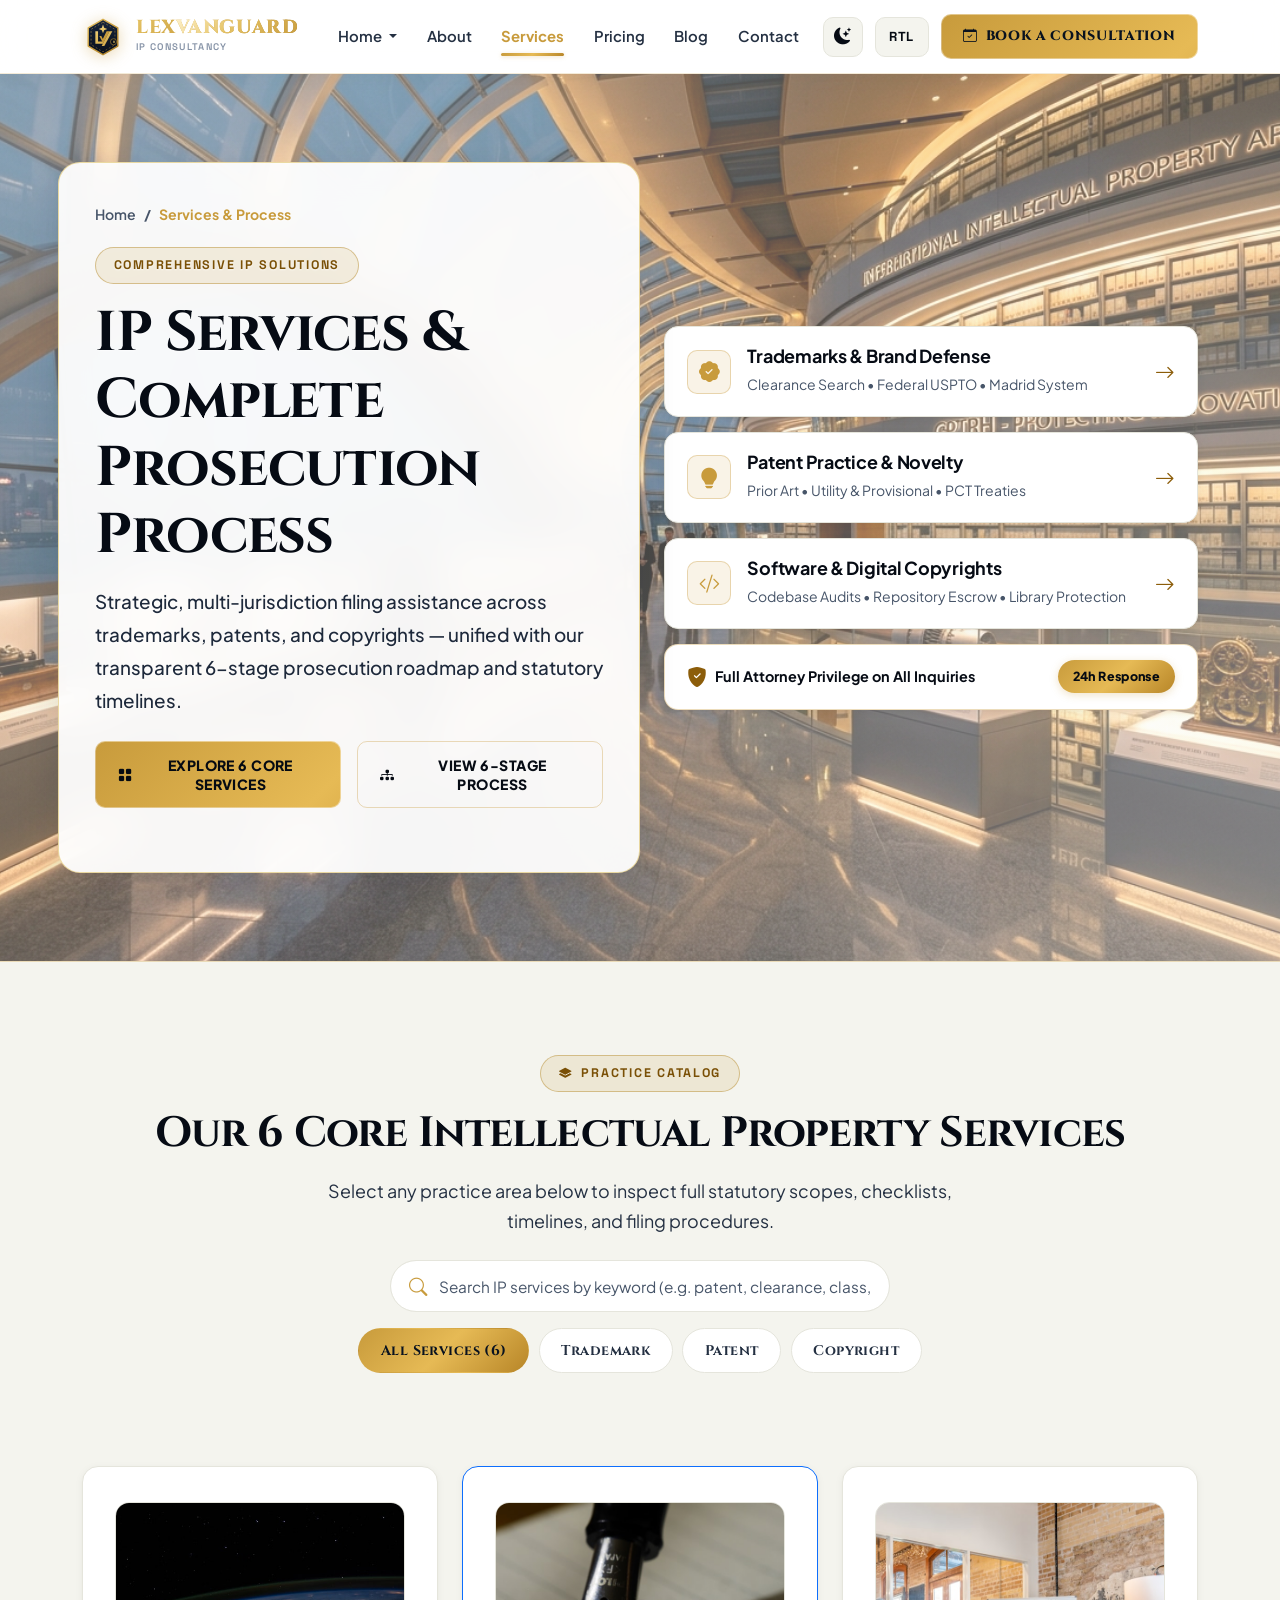
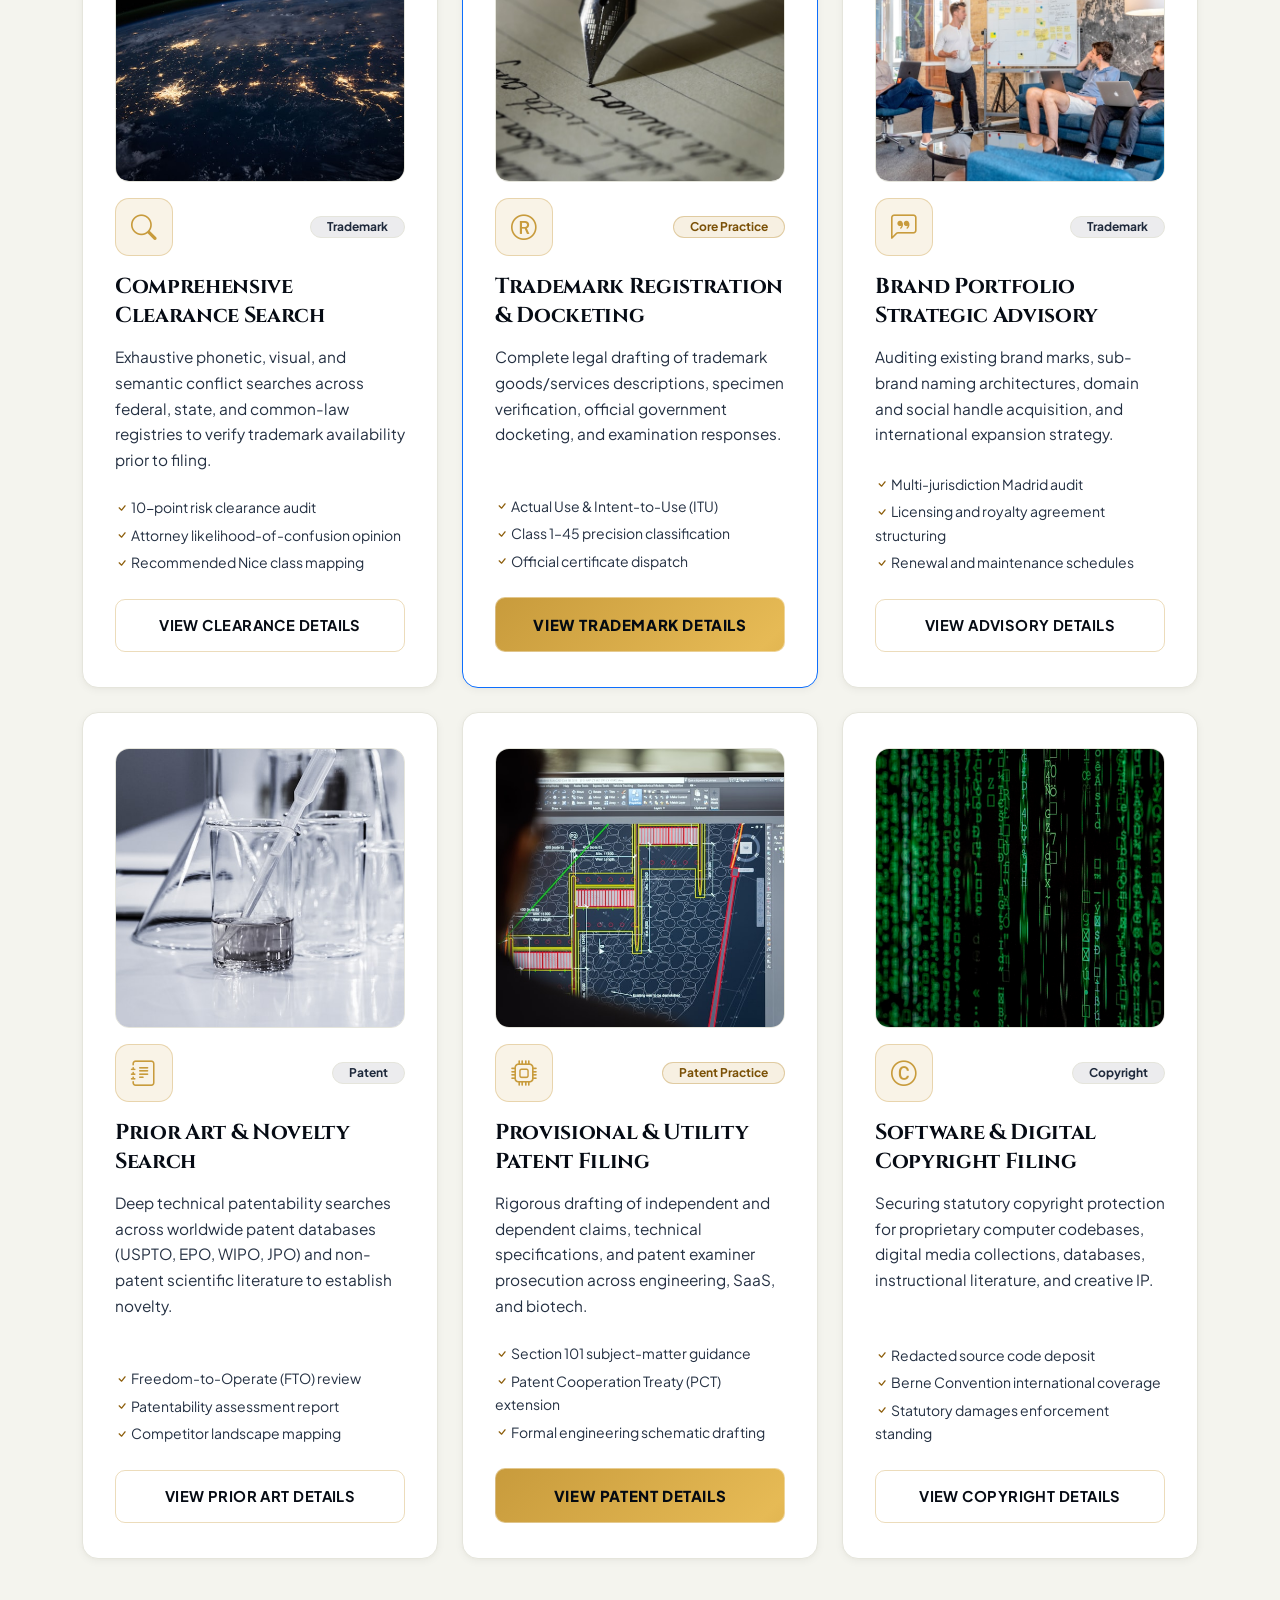
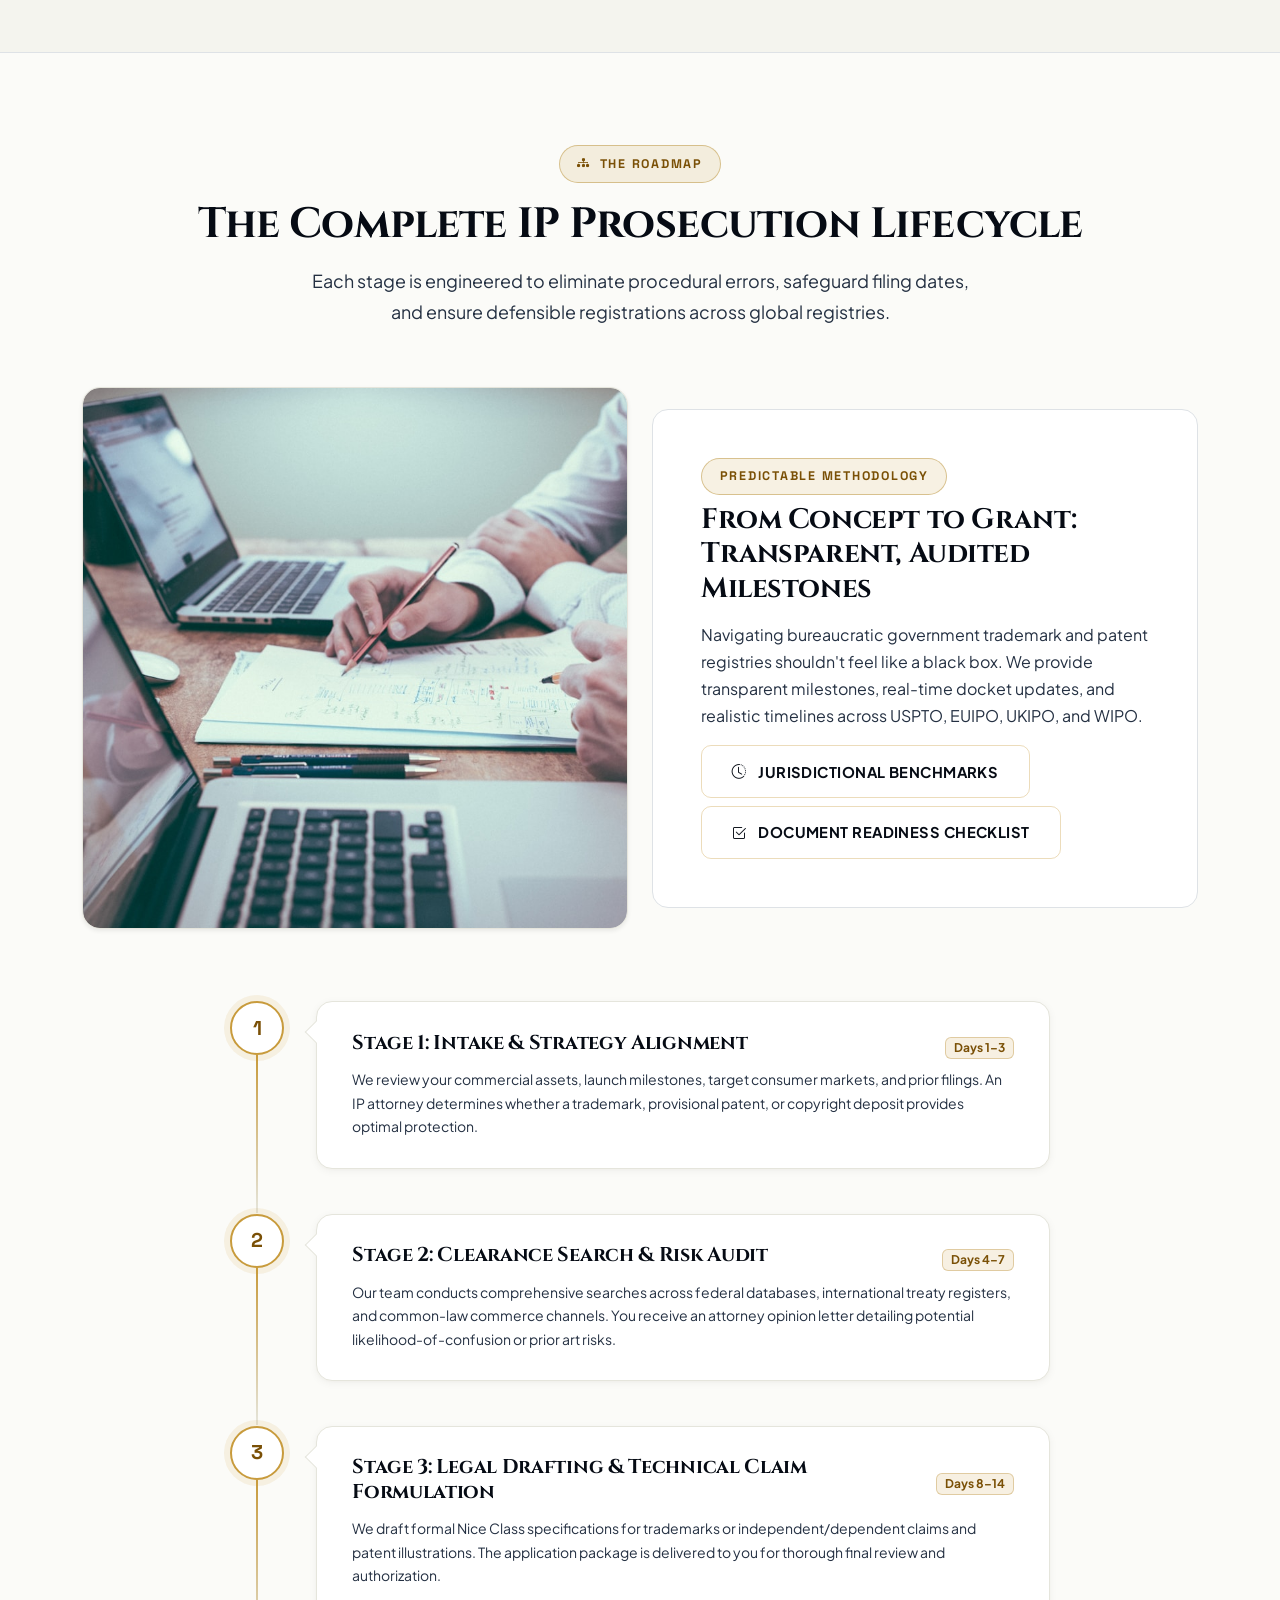
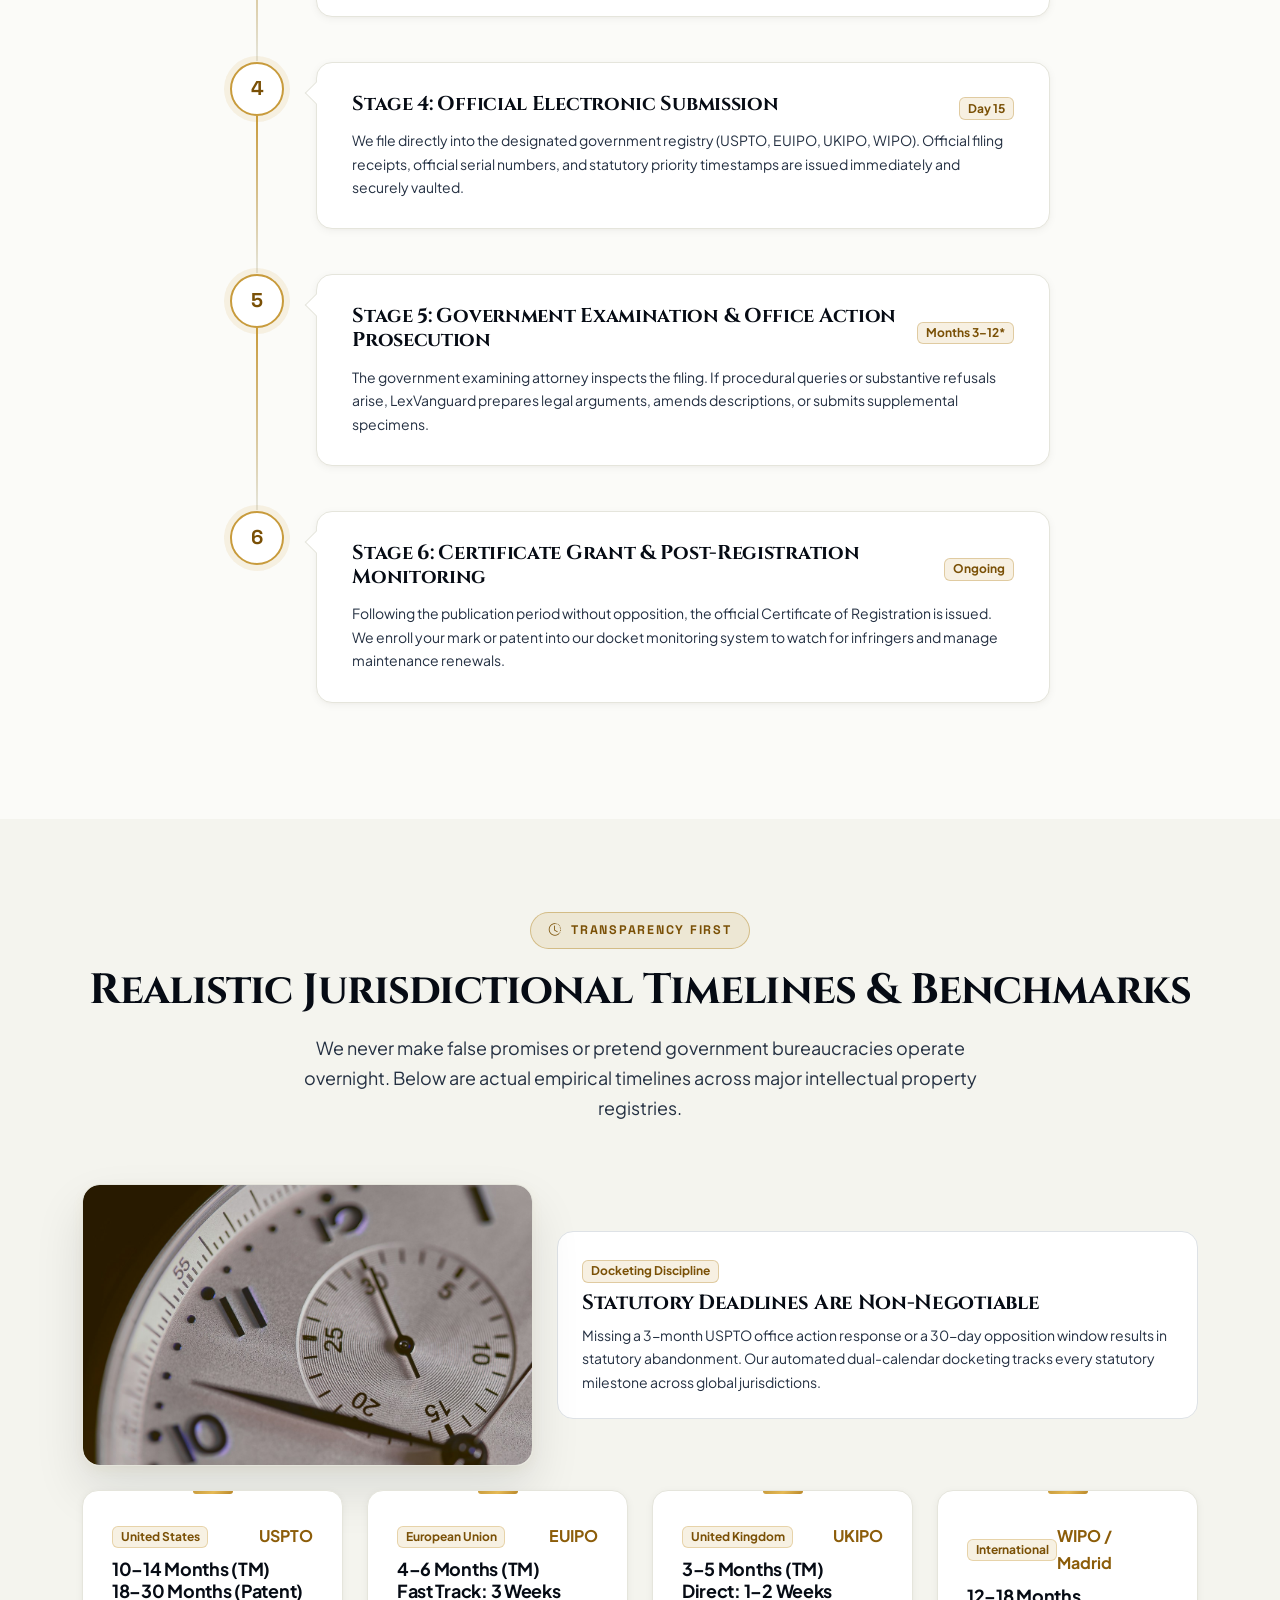
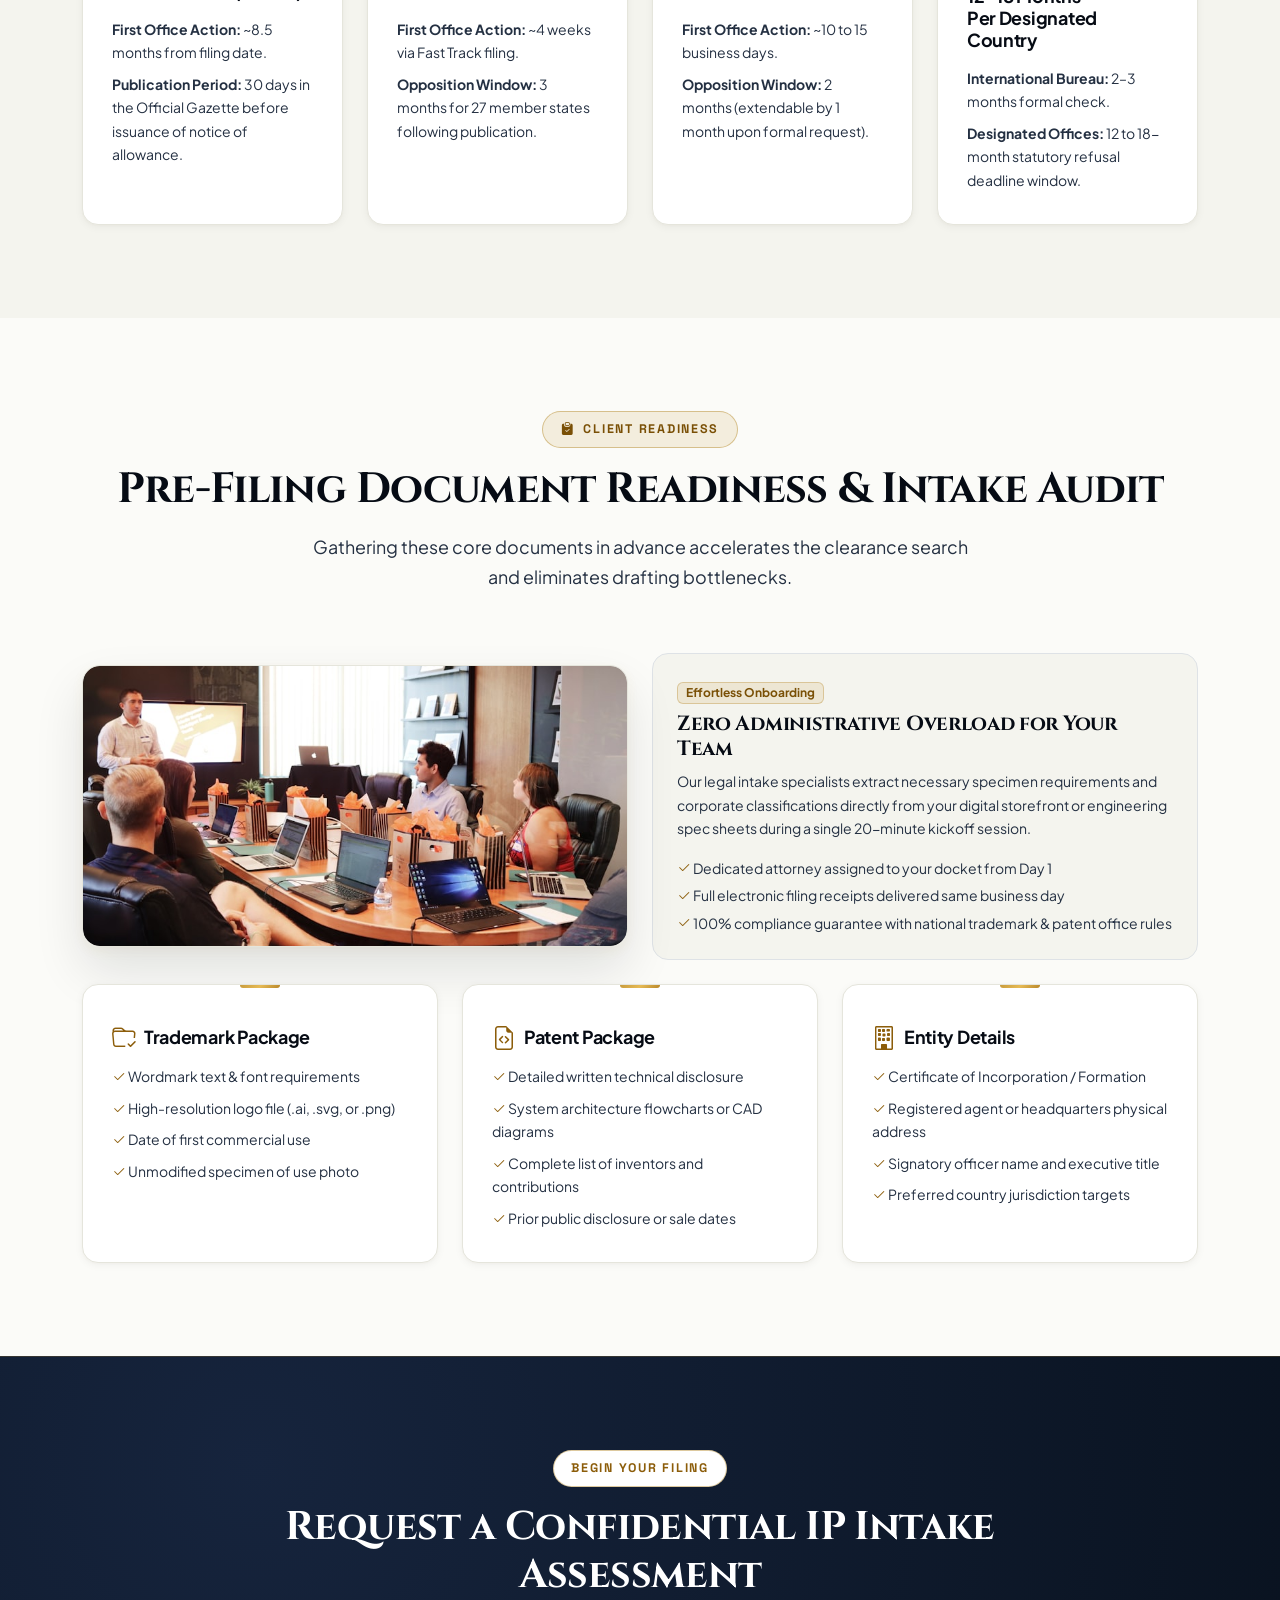
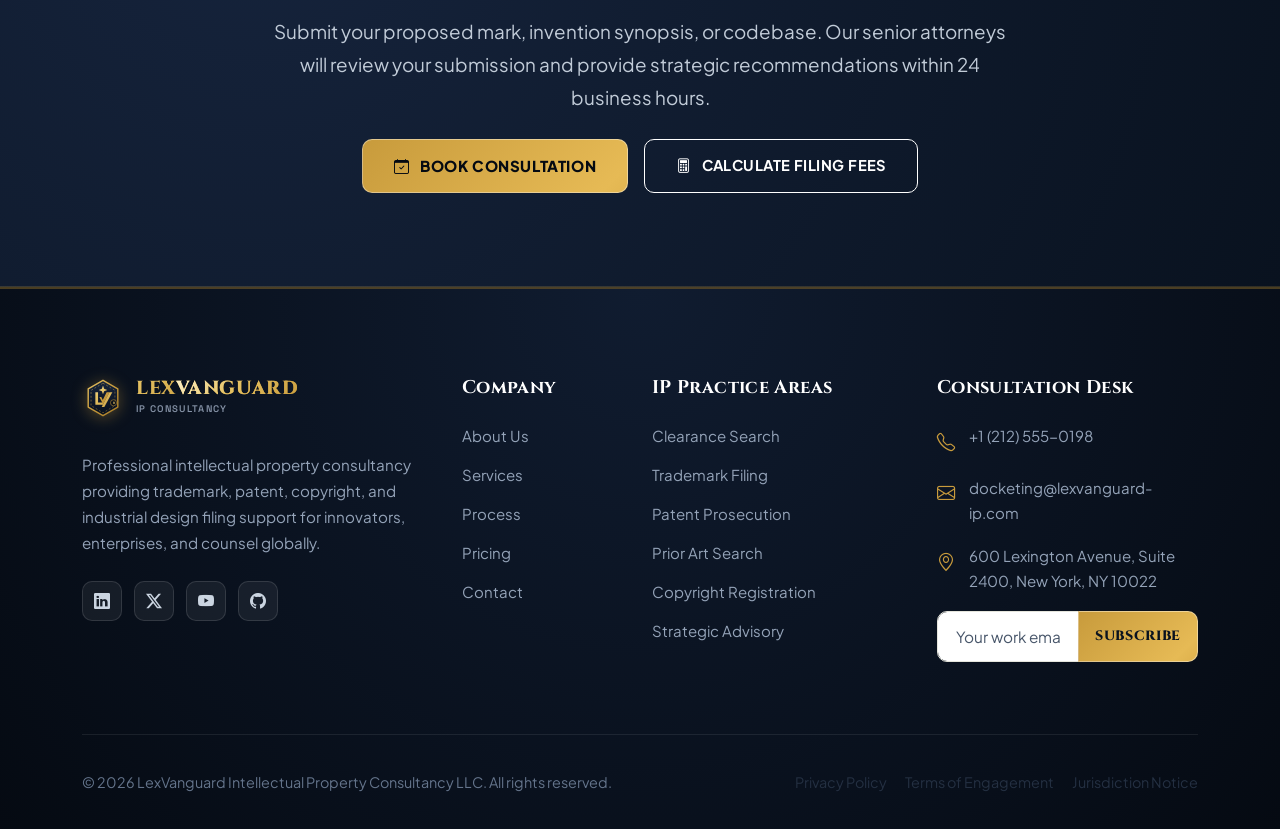
<file: process.html>
<!DOCTYPE html>
<html lang="en">
<head>
  <meta charset="UTF-8">
  <meta http-equiv="refresh" content="0; url=services.html#process">
  <meta name="viewport" content="width=device-width, initial-scale=1.0">
  <title>IP Filing Process & Timelines — LexVanguard</title>
  <meta name="description" content="LexVanguard's 6-stage IP prosecution lifecycle and statutory timeline benchmarks have moved to our consolidated Services & Process Practice Hub.">
  <link rel="canonical" href="https://www.lexvanguard-ip.com/services.html#process">
  <script>
    window.location.replace("services.html#process");
  </script>

  <!-- Favicon and Brand Icons -->
  <link rel="icon" type="image/svg+xml" href="assets/icons/favicon.svg">
  <link rel="icon" type="image/png" sizes="32x32" href="assets/icons/favicon-32x32.png">
  <link rel="icon" type="image/png" sizes="16x16" href="assets/icons/favicon-16x16.png">
  <link rel="apple-touch-icon" sizes="180x180" href="assets/icons/apple-touch-icon.png">
  <link rel="shortcut icon" href="favicon.ico">
  <link rel="manifest" href="site.webmanifest">

  <!-- Google Fonts -->
  <link rel="preconnect" href="https://fonts.googleapis.com">
  <link rel="preconnect" href="https://fonts.gstatic.com" crossorigin>
  <link href="https://fonts.googleapis.com/css2?family=Cinzel:wght@500;600;700;800;900&family=Plus+Jakarta+Sans:ital,wght@0,300;0,400;0,500;0,600;0,700;0,800;1,400&family=Space+Grotesk:wght@500;600;700&display=swap" rel="stylesheet">

  <!-- Bootstrap 5.3 CSS & Bootstrap Icons -->
  <link href="https://cdn.jsdelivr.net/npm/bootstrap@5.3.3/dist/css/bootstrap.min.css" rel="stylesheet">
  <link rel="stylesheet" href="https://cdn.jsdelivr.net/npm/bootstrap-icons@1.11.3/font/bootstrap-icons.min.css">

  <!-- Custom CSS -->
  <link rel="stylesheet" href="assets/css/style.css">
  <link rel="stylesheet" href="assets/css/responsive.css">
  <link rel="stylesheet" href="assets/css/rtl.css">
</head>
<body class="bg-alt-section d-flex align-items-center justify-content-center min-vh-100 py-5">
  <div class="container text-center">
    <div class="card p-5 border shadow-sm mx-auto rounded-4 bg-surface" style="max-width: 580px;">
      <div class="brand-icon mx-auto mb-3" style="width: 56px; height: 56px; font-size: 1.5rem; background: var(--accent-light); color: var(--accent-color); display: flex; align-items: center; justify-content: center; border-radius: 12px;">
        <i class="bi bi-diagram-3-fill"></i>
      </div>
      <h3 class="fw-bold mb-3">IP Filing Process Has Moved</h3>
      <p class="text-secondary mb-4">
        Our complete 6-stage IP prosecution roadmap, statutory timeline benchmarks, and pre-filing checklists have been combined directly into our <strong>Services & Prosecution Hub</strong>.
      </p>
      <div>
        <a href="services.html#process" class="btn-custom-primary px-4 py-2">
          <i class="bi bi-arrow-right-circle me-1"></i> Continue to Services & Process Hub
        </a>
      </div>
    </div>
  </div>
</body>
</html>
</file>
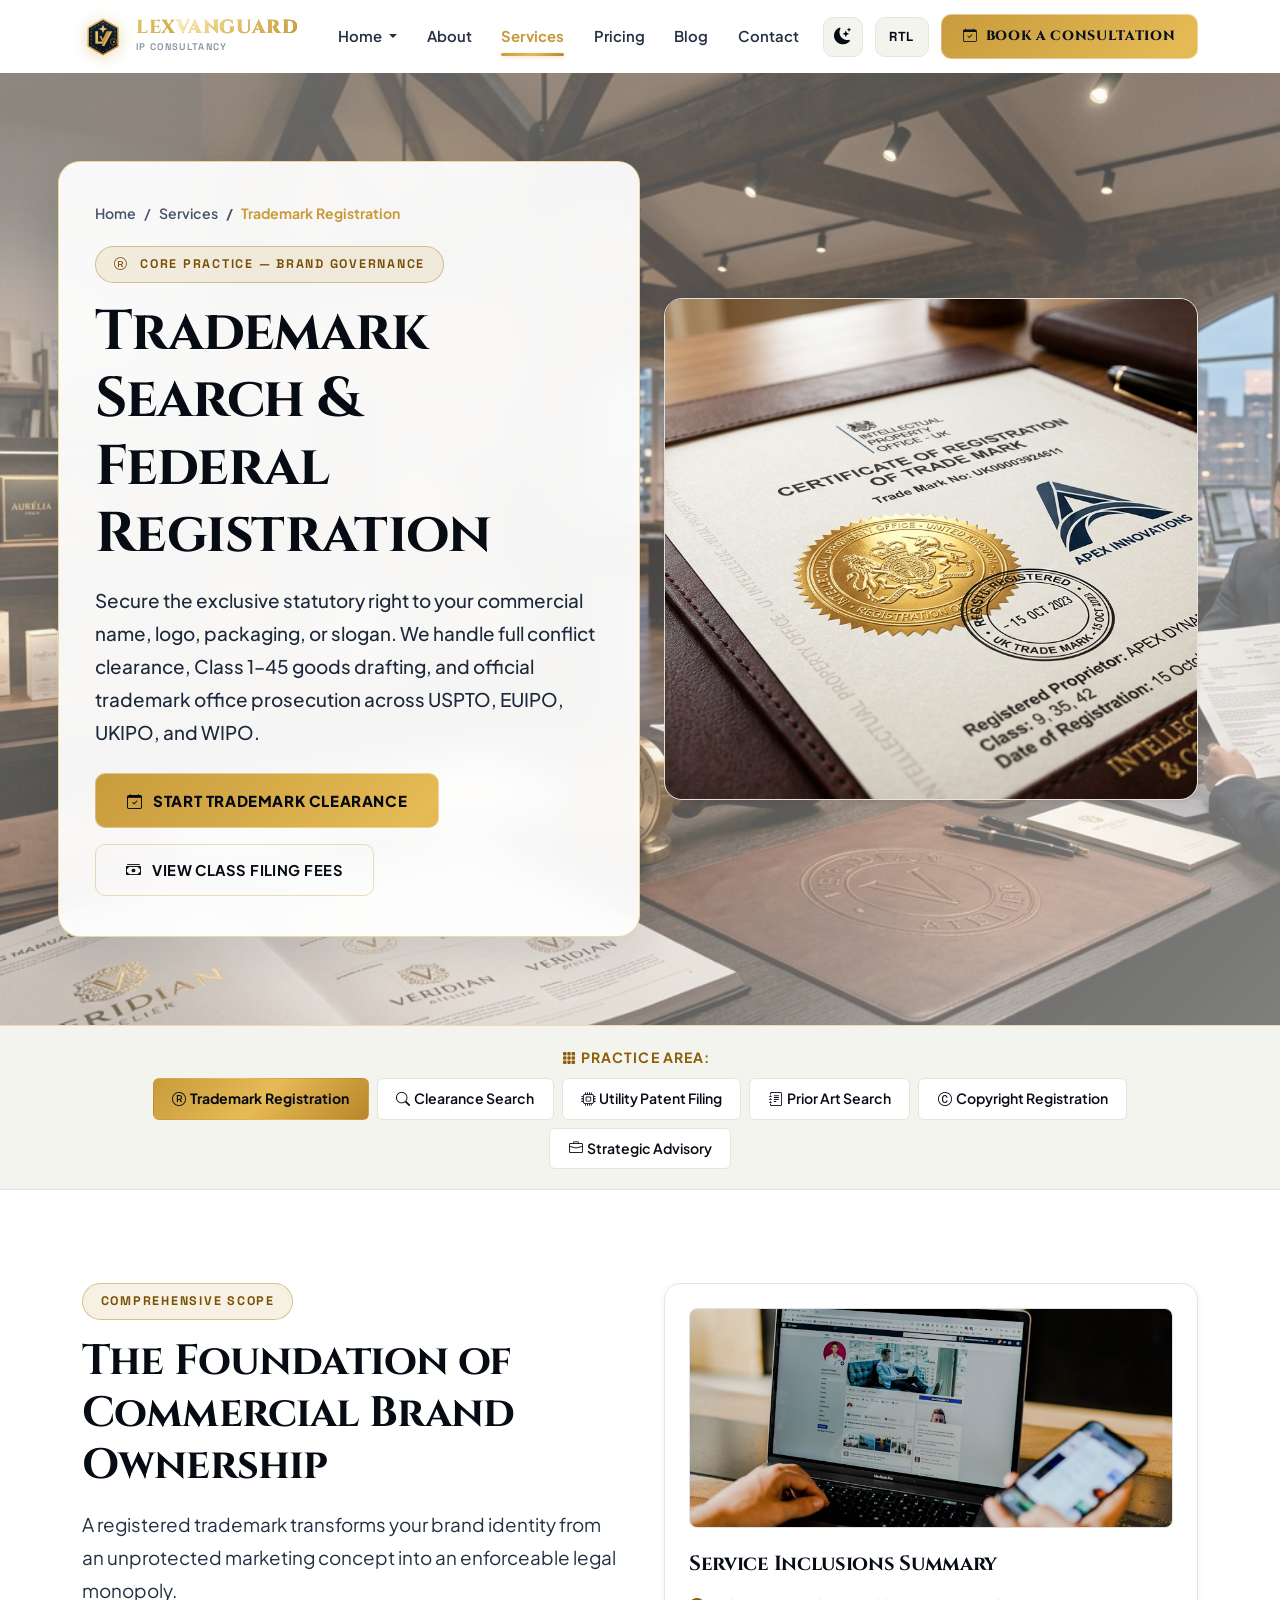
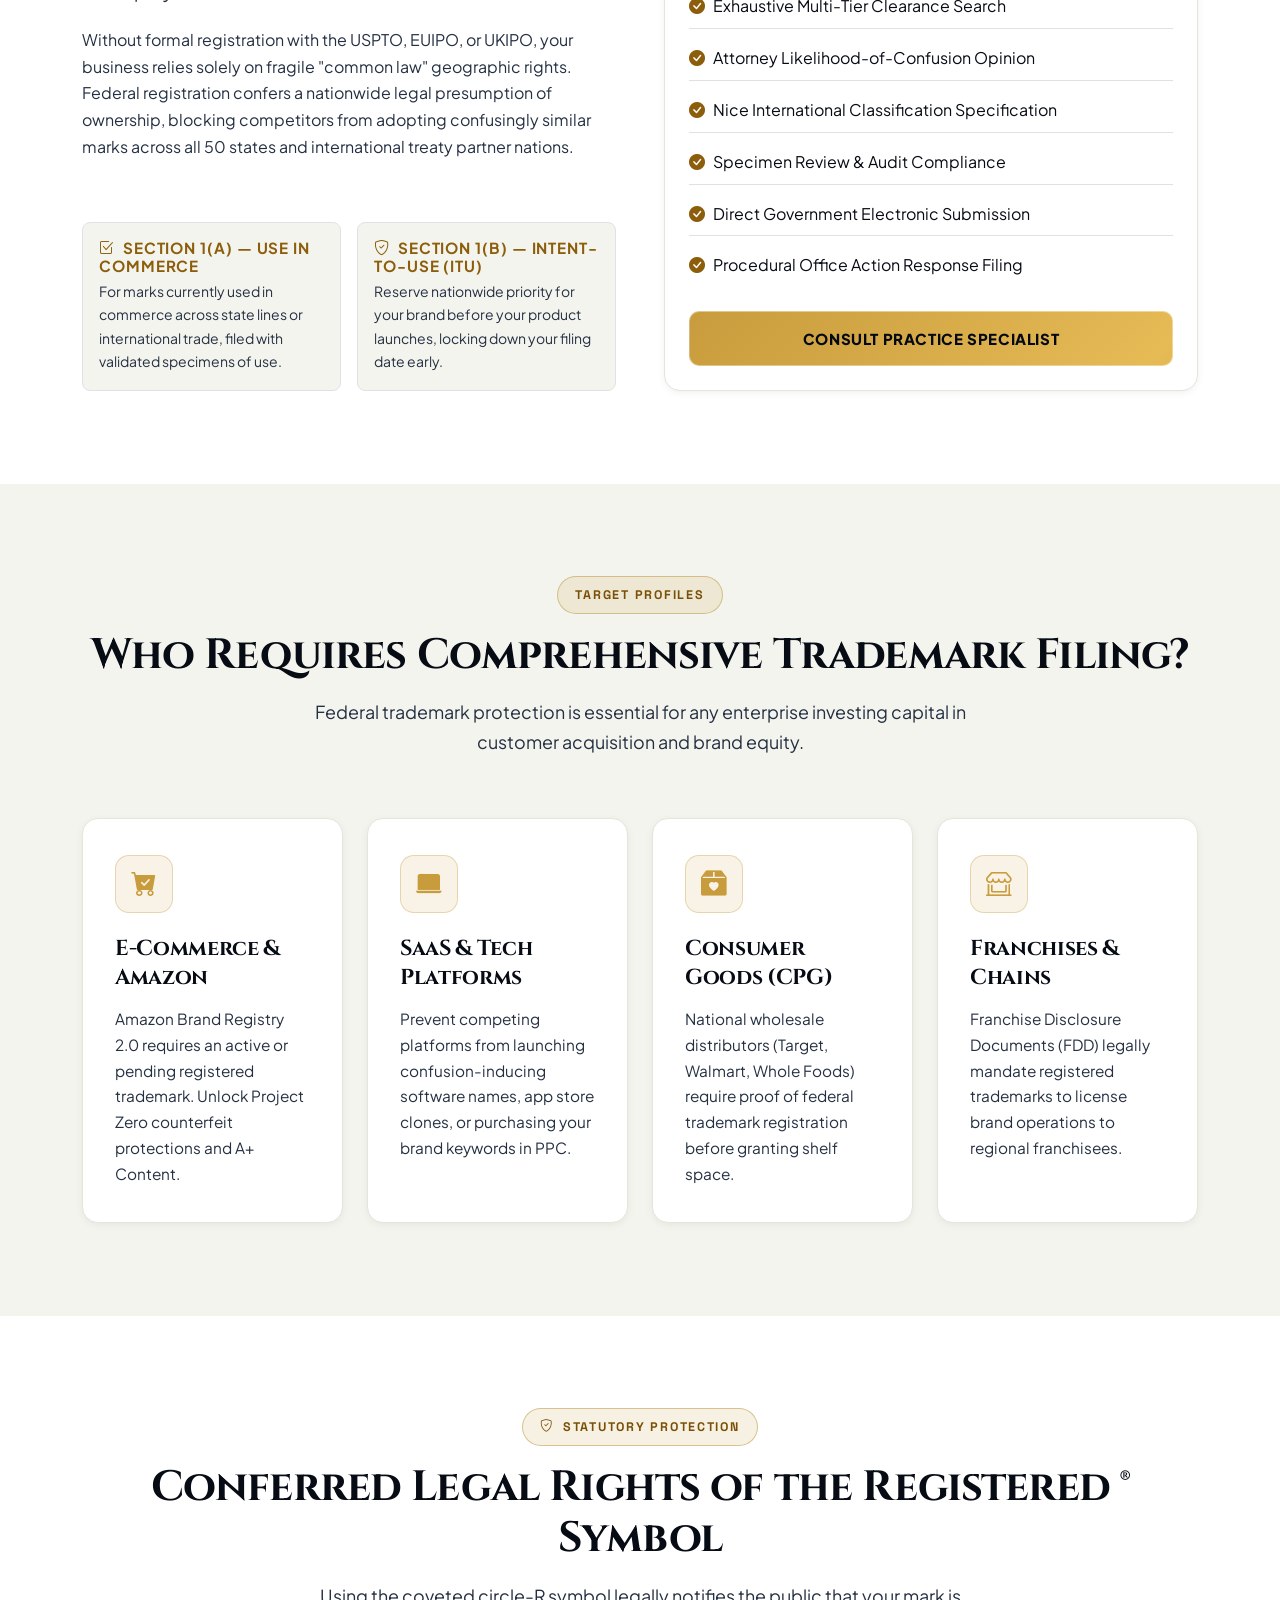
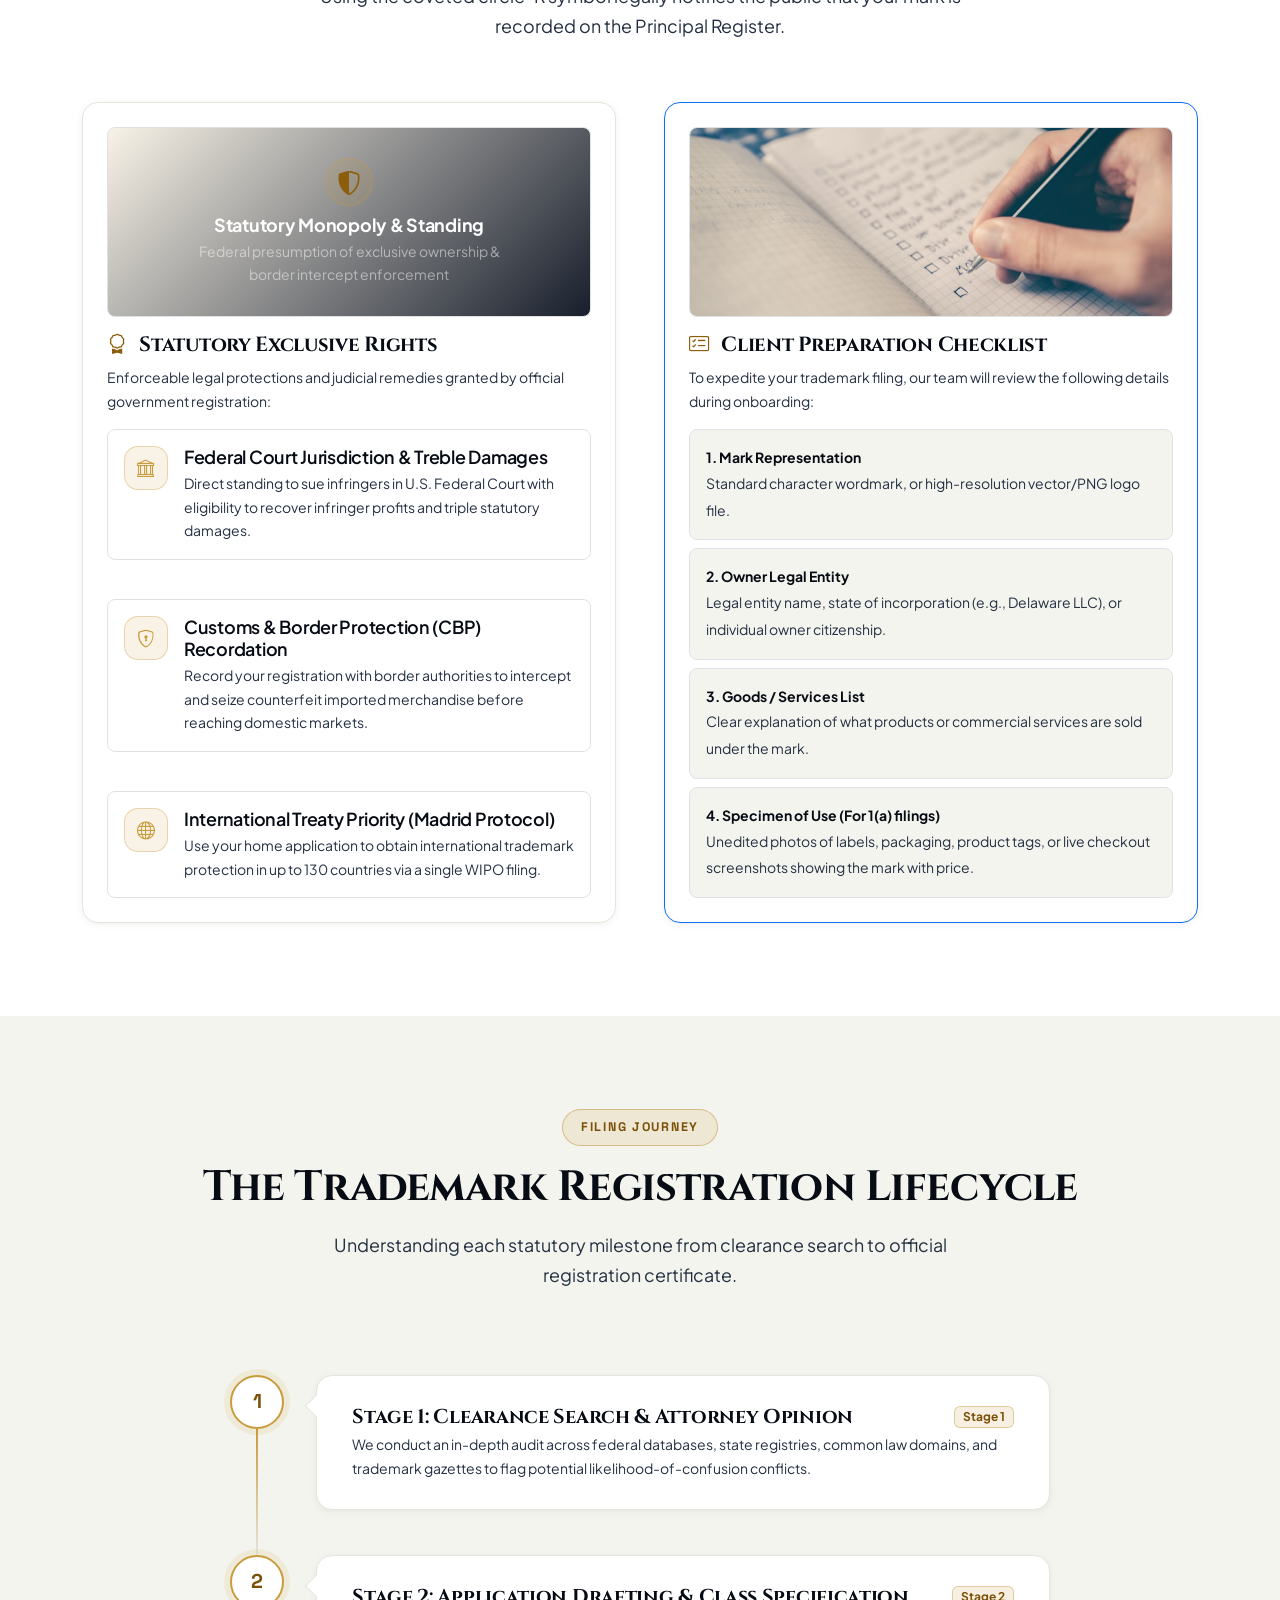
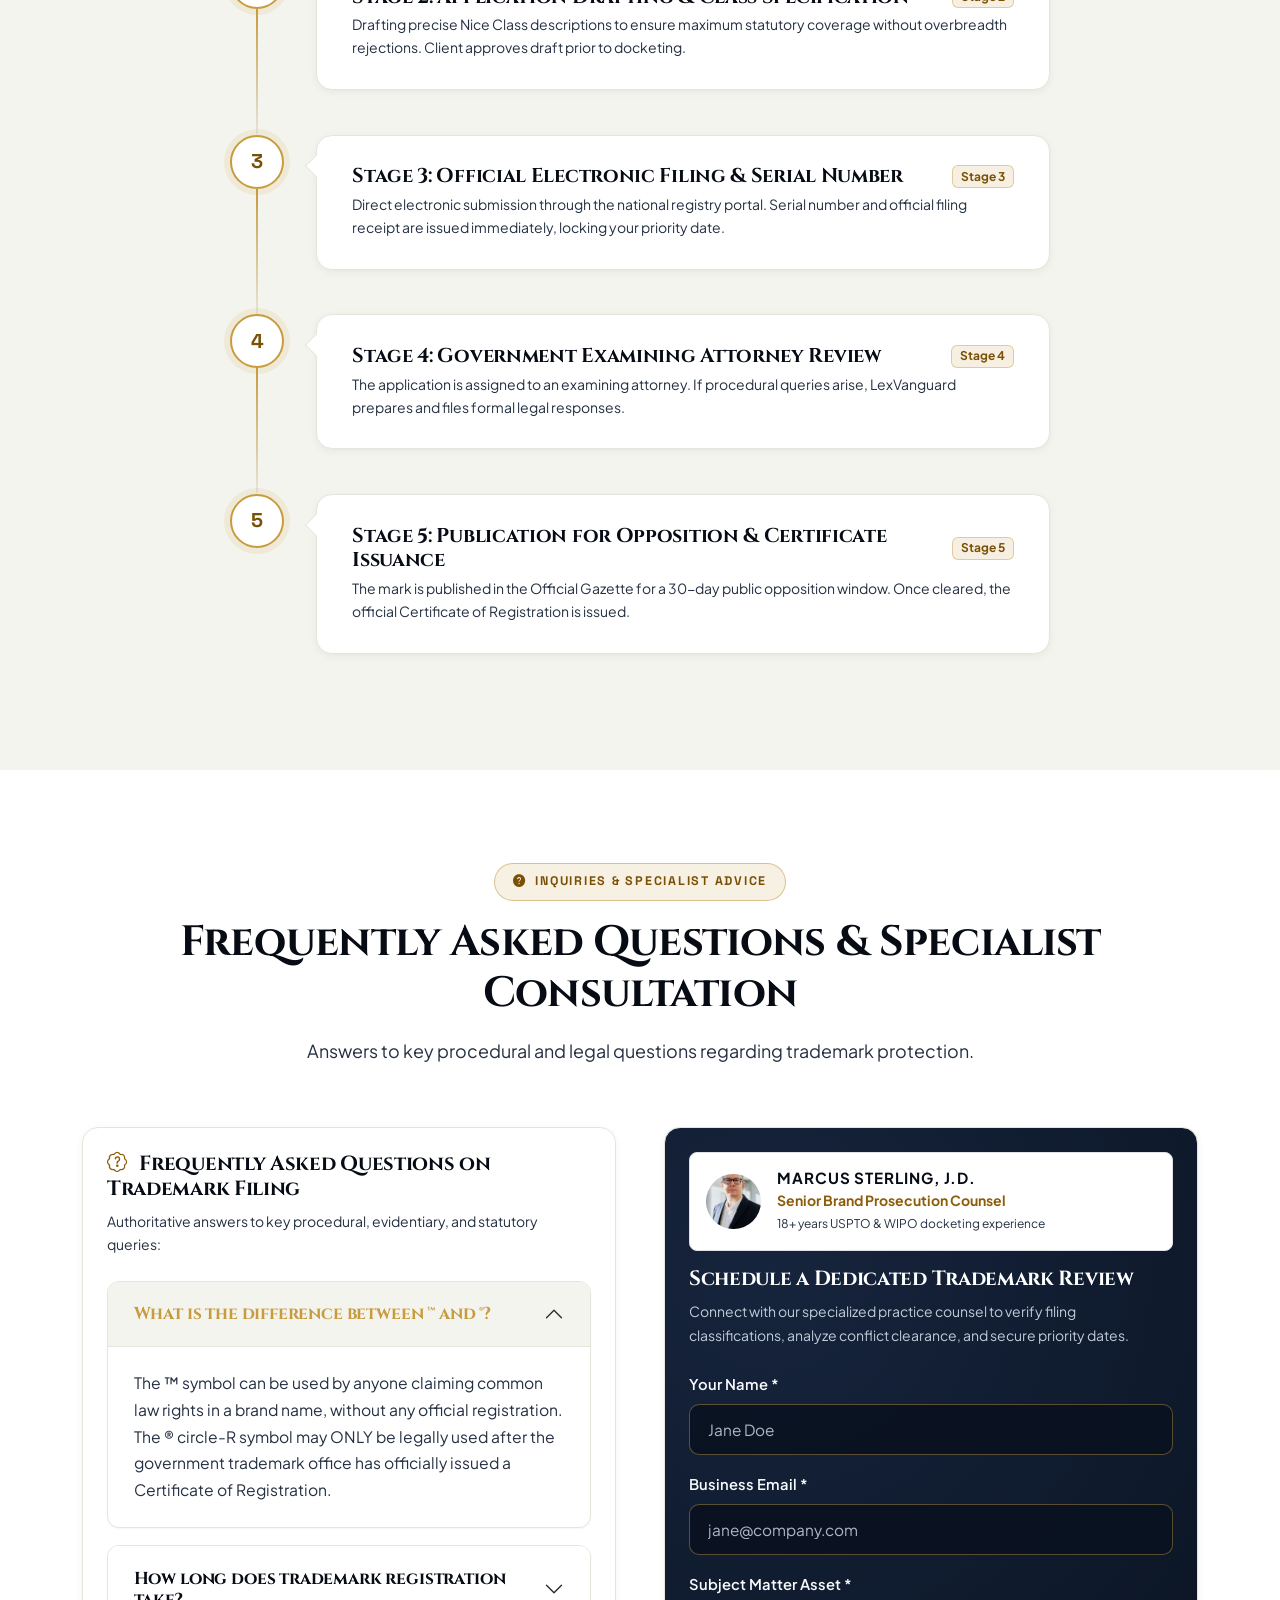
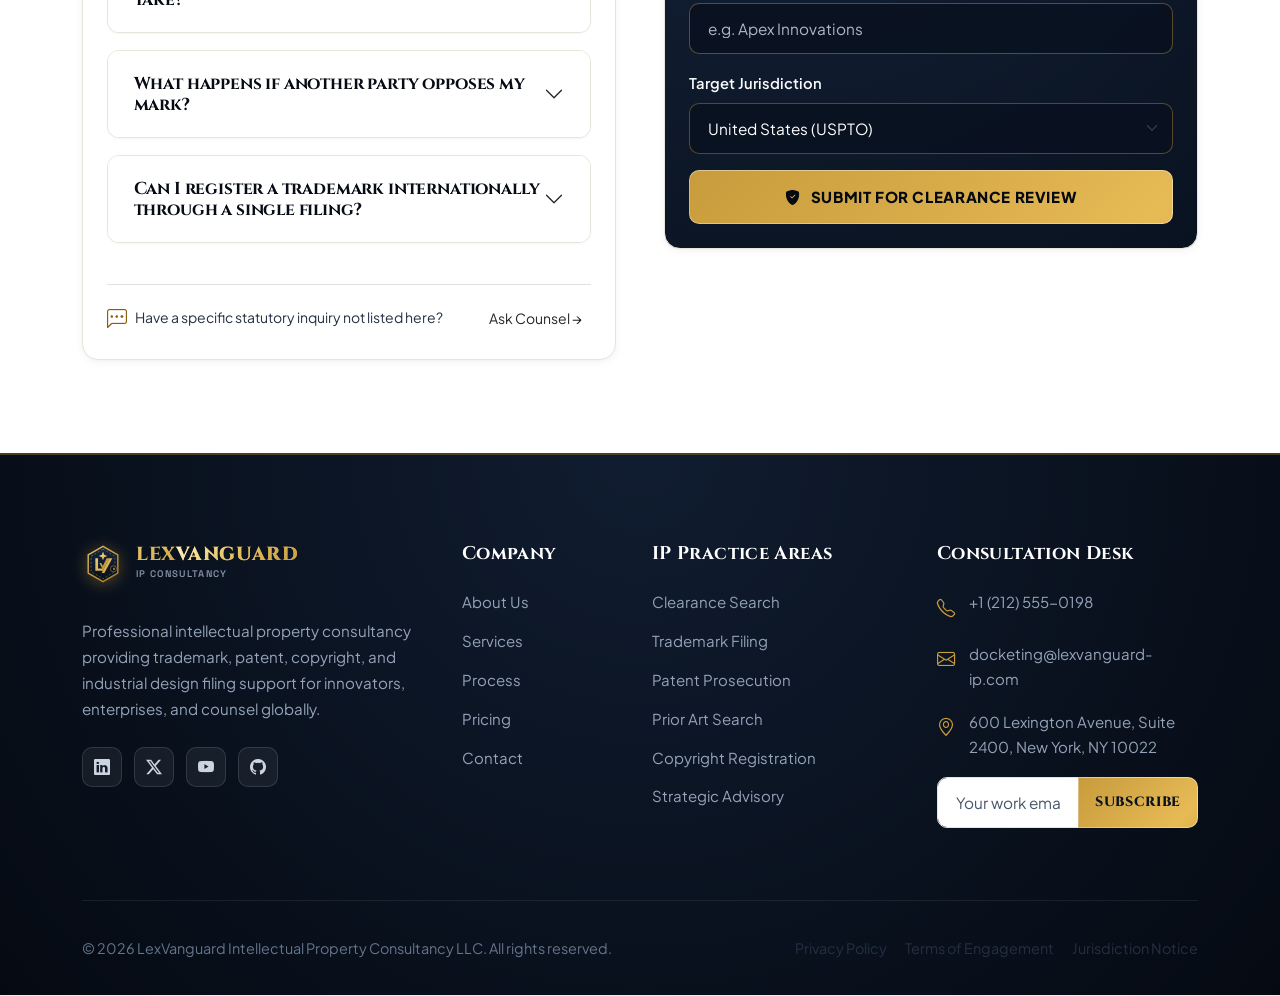
<file: service-details.html>
<!DOCTYPE html>
<html lang="en">
<head>
  <meta charset="UTF-8">
  <meta name="viewport" content="width=device-width, initial-scale=1.0">
  <title>Trademark Registration Services — LexVanguard</title>
  <meta name="description" content="Comprehensive trademark search, classification, filing, and defense services for corporate brands, ecommerce sellers, and tech startups.">
  <link rel="canonical" href="https://www.lexvanguard-ip.com/service-details.html">

  <!-- Favicon and Brand Icons -->
  <link rel="icon" type="image/svg+xml" href="assets/icons/favicon.svg">
  <link rel="icon" type="image/png" sizes="32x32" href="assets/icons/favicon-32x32.png">
  <link rel="icon" type="image/png" sizes="16x16" href="assets/icons/favicon-16x16.png">
  <link rel="apple-touch-icon" sizes="180x180" href="assets/icons/apple-touch-icon.png">
  <link rel="shortcut icon" href="favicon.ico">
  <link rel="manifest" href="site.webmanifest">

  <!-- Google Fonts -->
  <link rel="preconnect" href="https://fonts.googleapis.com">
  <link rel="preconnect" href="https://fonts.gstatic.com" crossorigin>
  <link href="https://fonts.googleapis.com/css2?family=Cinzel:wght@500;600;700;800;900&family=Plus+Jakarta+Sans:ital,wght@0,300;0,400;0,500;0,600;0,700;0,800;1,400&family=Space+Grotesk:wght@500;600;700&display=swap" rel="stylesheet">

  <!-- Bootstrap 5.3 CSS & Bootstrap Icons -->
  <link href="https://cdn.jsdelivr.net/npm/bootstrap@5.3.3/dist/css/bootstrap.min.css" rel="stylesheet">
  <link rel="stylesheet" href="https://cdn.jsdelivr.net/npm/bootstrap-icons@1.11.3/font/bootstrap-icons.min.css">

  <!-- Custom CSS -->
  <link rel="stylesheet" href="assets/css/style.css">
  <link rel="stylesheet" href="assets/css/responsive.css">
  <link rel="stylesheet" href="assets/css/rtl.css">
</head>
<body>

  <!-- ==========================================================================
       GLOBAL NAVBAR
       ========================================================================== -->
      <!-- ==========================================================================
       GLOBAL HEADER / NAVBAR
       ========================================================================== -->
  <header class="lv-header">
    <div class="container-xl">
      <nav class="navbar navbar-expand-xl">
        <!-- Brand Logo -->
                <a class="navbar-brand" href="index.html">
          <div class="brand-icon">
            <svg class="brand-logo-svg" viewBox="0 0 44 44" fill="none" xmlns="http://www.w3.org/2000/svg" aria-hidden="true">
              <defs>
                <linearGradient id="lvGoldGrad" x1="4" y1="4" x2="40" y2="40" gradientUnits="userSpaceOnUse">
                  <stop offset="0%" stop-color="#E5C365"/>
                  <stop offset="50%" stop-color="#C89B3C"/>
                  <stop offset="100%" stop-color="#A27724"/>
                </linearGradient>
                <linearGradient id="lvGoldGleam" x1="10" y1="6" x2="34" y2="38" gradientUnits="userSpaceOnUse">
                  <stop offset="0%" stop-color="#FFF3CE"/>
                  <stop offset="35%" stop-color="#E5C365"/>
                  <stop offset="100%" stop-color="#C89B3C"/>
                </linearGradient>
                <linearGradient id="lvShieldFill" x1="22" y1="2" x2="22" y2="42" gradientUnits="userSpaceOnUse">
                  <stop offset="0%" stop-color="#16253E"/>
                  <stop offset="100%" stop-color="#080F1A"/>
                </linearGradient>
              </defs>
              <path d="M22 3.5L37.5 12.5V31.5L22 40.5L6.5 31.5V12.5L22 3.5Z" fill="url(#lvShieldFill)" stroke="url(#lvGoldGrad)" stroke-width="1.5" stroke-linejoin="round"/>
              <path d="M22 6.5L34.5 14V30L22 37.5L9.5 30V14L22 6.5Z" stroke="url(#lvGoldGrad)" stroke-width="0.75" stroke-dasharray="2 2" stroke-opacity="0.65" stroke-linejoin="round"/>
              <path d="M14 16V29H22V26.8H16.8V16H14Z" fill="url(#lvGoldGleam)"/>
              <path d="M22 29L28.8 16H25.8L21.8 24.2L20.2 21H18.2L21 26.5L22 29Z" fill="url(#lvGoldGrad)"/>
              <path d="M28.8 16H31.8L23.4 31.5H20.6L28.8 16Z" fill="url(#lvGoldGleam)"/>
              <path d="M22 9L23.2 12.2L26.5 13.5L23.2 14.8L22 18L20.8 14.8L17.5 13.5L20.8 12.2L22 9Z" fill="url(#lvGoldGleam)"/>
              <circle cx="33" cy="27" r="3.2" stroke="url(#lvGoldGrad)" stroke-width="0.6" fill="#080F1A"/>
              <text x="33" y="28.8" font-family="'Plus Jakarta Sans', sans-serif" font-size="3.2" font-weight="800" fill="#E5C365" text-anchor="middle">R</text>
            </svg>
          </div>
          <div class="brand-text">
            <span class="brand-name">LEX<span>VANGUARD</span></span>
            <span class="brand-sub">IP CONSULTANCY</span>
          </div>
        </a>

        <!-- Mobile Utility Actions & Hamburger -->
        <div class="d-flex align-items-center gap-2 d-xl-none">
          <button type="button" class="btn-theme-toggle" aria-label="Toggle Theme" title="Toggle Theme">
            <i class="bi bi-moon-stars-fill"></i>
          </button>
          <button type="button" class="btn-rtl-toggle" aria-label="Toggle Layout Direction" title="Toggle Layout Direction">
            <span class="rtl-text">RTL</span>
          </button>
          <button class="navbar-toggler" type="button" data-bs-toggle="collapse" data-bs-target="#navbarMain" aria-controls="navbarMain" aria-expanded="false" aria-label="Toggle navigation">
            <i class="bi bi-list fs-3"></i>
          </button>
        </div>

        <!-- Main Navigation Links & Desktop Actions -->
        <div class="collapse navbar-collapse" id="navbarMain">
                    <ul class="navbar-nav mx-auto mb-2 mb-xl-0">
            <!-- 1. Home Dropdown -->
            <li class="nav-item dropdown">
              <a class="nav-link dropdown-toggle" href="#" role="button" data-bs-toggle="dropdown" aria-expanded="false">
                Home
              </a>
              <ul class="dropdown-menu">
                <li><a class="dropdown-item" href="index.html">Home 1 — General IP</a></li>
                <li><a class="dropdown-item" href="home-2.html">Home 2 — Startup &amp; Business</a></li>
              </ul>
            </li>

            <!-- 2. About -->
            <li class="nav-item">
              <a class="nav-link" href="about.html">About</a>
            </li>

            <!-- 3. Services -->
            <li class="nav-item">
              <a class="nav-link active" href="services.html">Services</a>
            </li>

            <!-- 4. Pricing -->
            <li class="nav-item">
              <a class="nav-link" href="pricing.html">Pricing</a>
            </li>

            <!-- 5. Blog -->
            <li class="nav-item">
              <a class="nav-link" href="blog.html">Blog</a>
            </li>

            <!-- 6. Contact -->
            <li class="nav-item">
              <a class="nav-link" href="contact.html">Contact</a>
            </li>
          </ul>

          <!-- Desktop Utility Actions -->
          <div class="header-actions">
            <button type="button" class="btn-theme-toggle d-none d-xl-inline-flex" aria-label="Toggle Theme" title="Toggle Theme">
              <i class="bi bi-moon-stars-fill"></i>
            </button>

            <button type="button" class="btn-rtl-toggle d-none d-xl-inline-flex" aria-label="Toggle Layout Direction" title="Toggle Layout Direction">
              <span class="rtl-text">RTL</span>
            </button>

            <a href="contact.html" class="btn-consultation">
              <i class="bi bi-calendar-check"></i>
              <span>Book a Consultation</span>
            </a>
          </div>
        </div>
      </nav>
    </div>
  </hea  <!-- ==========================================================================
       MAIN CONTENT (Multi-Practice Dynamic Service Details - Perfectly Aligned)
       ========================================================================== -->
  <main>

    <!-- SECTION 1: HERO (Service Details & Dedicated Unique Image) -->
    <section class="inner-hero position-relative overflow-hidden">
      <!-- Brand Governance Atelier Background -->
      <div class="hero-backdrop">
        <img src="assets/images/hero/hero-bg-service-details.jpg" alt="Luxury Global Trademark and Brand Governance Atelier" class="hero-backdrop-img">
        <div class="hero-backdrop-overlay"></div>
      </div>

      <div class="container position-relative" style="z-index: 2;">
        <div class="row align-items-center g-5">
          <div class="col-lg-6 inner-hero-content">
            <nav aria-label="breadcrumb">
              <ol class="breadcrumb">
                <li class="breadcrumb-item"><a href="index.html">Home</a></li>
                <li class="breadcrumb-item"><a href="services.html">Services</a></li>
                <li class="breadcrumb-item active" aria-current="page" id="service-breadcrumb-current">Trademark Registration</li>
              </ol>
            </nav>
            <div class="section-badge" id="service-hero-badge"><i class="bi bi-r-circle me-1"></i> Core Practice — Brand Governance</div>
            <h1 class="display-4 fw-bold mb-3" id="service-hero-title">Trademark Search & Federal Registration</h1>
            <p class="lead mb-4" id="service-hero-desc">
              Secure the exclusive statutory right to your commercial name, logo, packaging, or slogan. We handle full conflict clearance, Class 1–45 goods drafting, and official trademark office prosecution across USPTO, EUIPO, UKIPO, and WIPO.
            </p>
            <div class="d-flex flex-wrap gap-3">
              <a href="contact.html" class="btn-custom-primary" id="service-hero-cta">
                <i class="bi bi-calendar-check"></i> Start Trademark Clearance
              </a>
              <a href="fees.html" class="btn-custom-outline">
                <i class="bi bi-cash-stack"></i> View Class Filing Fees
              </a>
            </div>
          </div>

          <div class="col-lg-6">
            <div class="inner-hero-image-wrap shadow-sm">
              <img src="assets/images/services/trademark-docket.jpg" alt="Official Registered Trademark Certificate with UKIPO Embossed Gold Crest and Binder" class="img-fluid rounded-4 w-100" style="height: 440px; object-fit: cover;" id="service-hero-img">
            </div>
          </div>
        </div>
      </div>
    </section>

    <!-- INTERACTIVE PRACTICE AREA SELECTOR BAR -->
    <section class="py-3 bg-alt-section border-bottom" id="service-selector-bar">
      <div class="container">
        <div class="d-flex align-items-center justify-content-center flex-wrap gap-2 py-1">
          <span class="text-accent fw-bold small text-uppercase tracking-wider me-2 d-none d-md-inline-flex align-items-center">
            <i class="bi bi-grid-3x3-gap-fill me-1"></i> Practice Area:
          </span>
          <div class="nav nav-pills service-details-pills gap-2 flex-wrap justify-content-center" id="serviceNavPills">
            <a class="nav-link service-pill-btn active" href="service-details.html?service=trademark" data-service="trademark">
              <i class="bi bi-r-circle me-1"></i> Trademark Registration
            </a>
            <a class="nav-link service-pill-btn" href="service-details.html?service=clearance" data-service="clearance">
              <i class="bi bi-search me-1"></i> Clearance Search
            </a>
            <a class="nav-link service-pill-btn" href="service-details.html?service=patent" data-service="patent">
              <i class="bi bi-cpu me-1"></i> Utility Patent Filing
            </a>
            <a class="nav-link service-pill-btn" href="service-details.html?service=prior-art" data-service="prior-art">
              <i class="bi bi-journal-text me-1"></i> Prior Art Search
            </a>
            <a class="nav-link service-pill-btn" href="service-details.html?service=copyright" data-service="copyright">
              <i class="bi bi-c-circle me-1"></i> Copyright Registration
            </a>
            <a class="nav-link service-pill-btn" href="service-details.html?service=advisory" data-service="advisory">
              <i class="bi bi-briefcase me-1"></i> Strategic Advisory
            </a>
          </div>
        </div>
      </div>
    </section>

    <!-- SECTION 2: SERVICE OVERVIEW & IN-DEPTH SCOPE -->
    <section class="section-py">
      <div class="container">
        <div class="row g-5 align-items-stretch">
          <div class="col-lg-6">
            <div class="d-flex flex-column h-100 justify-content-between">
              <div>
                <div class="section-badge" id="service-scope-badge">Comprehensive Scope</div>
                <h2 class="section-title" id="service-scope-title">The Foundation of Commercial Brand Ownership</h2>
                <p class="lead text-secondary" id="service-scope-lead">
                  A registered trademark transforms your brand identity from an unprotected marketing concept into an enforceable legal monopoly.
                </p>
                <p class="text-secondary" id="service-scope-desc">
                  Without formal registration with the USPTO, EUIPO, or UKIPO, your business relies solely on fragile "common law" geographic rights. Federal registration confers a nationwide legal presumption of ownership, blocking competitors from adopting confusingly similar marks across all 50 states and international treaty partner nations.
                </p>
              </div>
              <div class="row g-3 mt-3" id="service-scope-callouts">
                <div class="col-md-6">
                  <div class="p-3 bg-alt-section rounded-3 border h-100">
                    <h6 class="fw-bold text-accent mb-1" id="service-callout-1-title"><i class="bi bi-check2-square me-1"></i> Section 1(a) — Use in Commerce</h6>
                    <p class="small text-secondary mb-0" id="service-callout-1-desc">For marks currently used in commerce across state lines or international trade, filed with validated specimens of use.</p>
                  </div>
                </div>
                <div class="col-md-6">
                  <div class="p-3 bg-alt-section rounded-3 border h-100">
                    <h6 class="fw-bold text-accent mb-1" id="service-callout-2-title"><i class="bi bi-calendar-plus me-1"></i> Section 1(b) — Intent-to-Use (ITU)</h6>
                    <p class="small text-secondary mb-0" id="service-callout-2-desc">Reserve nationwide priority for your brand before your product launches, locking down your filing date early.</p>
                  </div>
                </div>
              </div>
            </div>
          </div>

          <div class="col-lg-6">
            <div class="ip-card h-100 d-flex flex-column justify-content-between p-4">
              <div>
                <div class="rounded-3 overflow-hidden mb-4 border shadow-xs" style="height: 220px;">
                  <img src="assets/images/services/registered-mark-seal.jpg" alt="Official Trademark Seal and Registration Certificate" class="img-fluid w-100 h-100" style="object-fit: cover;" id="service-scope-img">
                </div>
                <h4 class="fw-bold mb-3">Service Inclusions Summary</h4>
                <ul class="list-unstyled mb-4" id="service-inclusions-list">
                  <li class="d-flex align-items-center gap-2 mb-3 pb-2 border-bottom">
                    <i class="bi bi-check-circle-fill text-accent"></i>
                    <span>Exhaustive Multi-Tier Clearance Search</span>
                  </li>
                  <li class="d-flex align-items-center gap-2 mb-3 pb-2 border-bottom">
                    <i class="bi bi-check-circle-fill text-accent"></i>
                    <span>Attorney Likelihood-of-Confusion Opinion</span>
                  </li>
                  <li class="d-flex align-items-center gap-2 mb-3 pb-2 border-bottom">
                    <i class="bi bi-check-circle-fill text-accent"></i>
                    <span>Nice International Classification Specification</span>
                  </li>
                  <li class="d-flex align-items-center gap-2 mb-3 pb-2 border-bottom">
                    <i class="bi bi-check-circle-fill text-accent"></i>
                    <span>Specimen Review & Audit Compliance</span>
                  </li>
                  <li class="d-flex align-items-center gap-2 mb-3 pb-2 border-bottom">
                    <i class="bi bi-check-circle-fill text-accent"></i>
                    <span>Direct Government Electronic Submission</span>
                  </li>
                  <li class="d-flex align-items-center gap-2">
                    <i class="bi bi-check-circle-fill text-accent"></i>
                    <span>Procedural Office Action Response Filing</span>
                  </li>
                </ul>
              </div>
              <a href="contact.html" class="btn-custom-primary w-100 text-center mt-2">Consult Practice Specialist</a>
            </div>
          </div>
        </div>
      </div>
    </section>

    <!-- SECTION 3: WHO NEEDS THIS SERVICE? -->
    <section class="section-py bg-alt-section">
      <div class="container">
        <div class="section-header text-center">
          <div class="section-badge">Target Profiles</div>
          <h2 class="section-title" id="service-profiles-title">Who Requires Comprehensive Trademark Filing?</h2>
          <p class="section-desc" id="service-profiles-desc">Federal trademark protection is essential for any enterprise investing capital in customer acquisition and brand equity.</p>
        </div>

        <div class="row g-4" id="service-profiles-grid">
          <div class="col-md-6 col-lg-3">
            <div class="ip-card h-100 d-flex flex-column">
              <div class="ip-card-icon"><i class="bi bi-cart-check-fill"></i></div>
              <h4 class="ip-card-title">E-Commerce & Amazon</h4>
              <p class="ip-card-desc flex-grow-1 mb-0">Amazon Brand Registry 2.0 requires an active or pending registered trademark. Unlock Project Zero counterfeit protections and A+ Content.</p>
            </div>
          </div>

          <div class="col-md-6 col-lg-3">
            <div class="ip-card h-100 d-flex flex-column">
              <div class="ip-card-icon"><i class="bi bi-laptop-fill"></i></div>
              <h4 class="ip-card-title">SaaS & Tech Platforms</h4>
              <p class="ip-card-desc flex-grow-1 mb-0">Prevent competing platforms from launching confusion-inducing software names, app store clones, or purchasing your brand keywords in PPC.</p>
            </div>
          </div>

          <div class="col-md-6 col-lg-3">
            <div class="ip-card h-100 d-flex flex-column">
              <div class="ip-card-icon"><i class="bi bi-box2-heart-fill"></i></div>
              <h4 class="ip-card-title">Consumer Goods (CPG)</h4>
              <p class="ip-card-desc flex-grow-1 mb-0">National wholesale distributors (Target, Walmart, Whole Foods) require proof of federal trademark registration before granting shelf space.</p>
            </div>
          </div>

          <div class="col-md-6 col-lg-3">
            <div class="ip-card h-100 d-flex flex-column">
              <div class="ip-card-icon"><i class="bi bi-shop-window"></i></div>
              <h4 class="ip-card-title">Franchises & Chains</h4>
              <p class="ip-card-desc flex-grow-1 mb-0">Franchise Disclosure Documents (FDD) legally mandate registered trademarks to license brand operations to regional franchisees.</p>
            </div>
          </div>
        </div>
      </div>
    </section>

    <!-- SECTION 4: CONFERRED LEGAL RIGHTS & BENEFITS -->
    <section class="section-py">
      <div class="container">
        <div class="section-header text-center">
          <div class="section-badge"><i class="bi bi-shield-check"></i> Statutory Protection</div>
          <h2 class="section-title" id="service-rights-title">Conferred Legal Rights of the Registered &reg; Symbol</h2>
          <p class="section-desc mx-auto" id="service-rights-lead">
            Using the coveted circle-R symbol legally notifies the public that your mark is recorded on the Principal Register.
          </p>
        </div>

        <div class="row g-5 align-items-stretch">
          <div class="col-lg-6">
            <!-- Left Card: Conferred Rights -->
            <div class="ip-card h-100 p-4 d-flex flex-column">
              <div class="rounded-3 overflow-hidden mb-3 border shadow-xs p-3 d-flex flex-column justify-content-center align-items-center text-center position-relative" style="height: 190px; background: linear-gradient(135deg, rgba(200, 155, 60, 0.12) 0%, rgba(11, 18, 32, 0.95) 100%), var(--surface-card);">
                <div class="mb-2" style="width: 48px; height: 48px; border-radius: 50%; background: var(--accent-light); display: inline-flex; align-items: center; justify-content: center; border: 1px solid var(--border-gold);">
                  <i class="bi bi-shield-shaded text-accent" style="font-size: 1.5rem;"></i>
                </div>
                <h5 class="fw-bold mb-1 text-white">Statutory Monopoly & Standing</h5>
                <p class="small text-white-50 mb-0" style="max-width: 320px;">Federal presumption of exclusive ownership & border intercept enforcement</p>
              </div>
              <h4 class="fw-bold mb-2"><i class="bi bi-award text-accent me-2"></i> Statutory Exclusive Rights</h4>
              <p class="text-secondary small mb-3">Enforceable legal protections and judicial remedies granted by official government registration:</p>

              <div class="d-flex flex-column gap-2 flex-grow-1 justify-content-between" id="service-rights-list">
                <div class="p-3 bg-surface rounded-3 border d-flex align-items-start gap-3 shadow-xs">
                  <div class="ip-card-icon mb-0 flex-shrink-0" style="width: 44px; height: 44px; font-size: 1.1rem;"><i class="bi bi-bank"></i></div>
                  <div>
                    <h5 class="mb-1">Federal Court Jurisdiction & Treble Damages</h5>
                    <p class="text-secondary small mb-0">Direct standing to sue infringers in U.S. Federal Court with eligibility to recover infringer profits and triple statutory damages.</p>
                  </div>
                </div>

                <div class="p-3 bg-surface rounded-3 border d-flex align-items-start gap-3 shadow-xs">
                  <div class="ip-card-icon mb-0 flex-shrink-0" style="width: 44px; height: 44px; font-size: 1.1rem;"><i class="bi bi-shield-lock"></i></div>
                  <div>
                    <h5 class="mb-1">Customs & Border Protection (CBP) Recordation</h5>
                    <p class="text-secondary small mb-0">Record your registration with border authorities to intercept and seize counterfeit imported merchandise before reaching domestic markets.</p>
                  </div>
                </div>

                <div class="p-3 bg-surface rounded-3 border d-flex align-items-start gap-3 shadow-xs">
                  <div class="ip-card-icon mb-0 flex-shrink-0" style="width: 44px; height: 44px; font-size: 1.1rem;"><i class="bi bi-globe"></i></div>
                  <div>
                    <h5 class="mb-1">International Treaty Priority (Madrid Protocol)</h5>
                    <p class="text-secondary small mb-0">Use your home application to obtain international trademark protection in up to 130 countries via a single WIPO filing.</p>
                  </div>
                </div>
              </div>
            </div>
          </div>

          <div class="col-lg-6">
            <!-- Documentation Checklist Card -->
            <div class="ip-card h-100 p-4 border-primary d-flex flex-column">
              <div class="rounded-3 overflow-hidden mb-3 border shadow-xs" style="height: 190px;">
                <img src="assets/images/services/checklist-review.jpg" alt="Trademark Client Preparation and Specimen Checklist Review" class="img-fluid w-100 h-100" style="object-fit: cover;" id="service-checklist-img">
              </div>
              <h4 class="fw-bold mb-2" id="service-checklist-title"><i class="bi bi-card-checklist text-accent me-2"></i> Client Preparation Checklist</h4>
              <p class="text-secondary small mb-3" id="service-checklist-subtitle">To expedite your trademark filing, our team will review the following details during onboarding:</p>

              <div id="service-checklist-items" class="d-flex flex-column gap-2 flex-grow-1 justify-content-between">
                <div class="p-3 bg-alt-section rounded-3 border">
                  <strong class="d-block small text-primary">1. Mark Representation</strong>
                  <span class="text-secondary small">Standard character wordmark, or high-resolution vector/PNG logo file.</span>
                </div>
                <div class="p-3 bg-alt-section rounded-3 border">
                  <strong class="d-block small text-primary">2. Owner Legal Entity</strong>
                  <span class="text-secondary small">Legal entity name, state of incorporation (e.g., Delaware LLC), or individual owner citizenship.</span>
                </div>
                <div class="p-3 bg-alt-section rounded-3 border">
                  <strong class="d-block small text-primary">3. Goods / Services List</strong>
                  <span class="text-secondary small">Clear explanation of what products or commercial services are sold under the mark.</span>
                </div>
                <div class="p-3 bg-alt-section rounded-3 border">
                  <strong class="d-block small text-primary">4. Specimen of Use (For 1(a) filings)</strong>
                  <span class="text-secondary small">Unedited photos of labels, packaging, product tags, or live checkout screenshots showing the mark with price.</span>
                </div>
              </div>
            </div>
          </div>
        </div>
      </div>
    </section>

    <!-- SECTION 5: STEP-BY-STEP FILING LIFECYCLE -->
    <section class="section-py bg-alt-section">
      <div class="container">
        <div class="section-header text-center">
          <div class="section-badge">Filing Journey</div>
          <h2 class="section-title" id="service-lifecycle-title">The Trademark Registration Lifecycle</h2>
          <p class="section-desc" id="service-lifecycle-desc">Understanding each statutory milestone from clearance search to official registration certificate.</p>
        </div>

        <div class="timeline-wrapper max-w-800 mx-auto" style="max-width: 820px;" id="service-lifecycle-steps">
          <!-- Step 1 -->
          <div class="timeline-step">
            <div class="timeline-node">1</div>
            <div class="timeline-content">
              <div class="d-flex justify-content-between align-items-center mb-1">
                <h4 class="mb-0">Stage 1: Clearance Search & Attorney Opinion</h4>
                <span class="badge bg-accent-light text-accent">Stage 1</span>
              </div>
              <p class="text-secondary small mb-0">We conduct an in-depth audit across federal databases, state registries, common law domains, and trademark gazettes to flag potential likelihood-of-confusion conflicts.</p>
            </div>
          </div>

          <!-- Step 2 -->
          <div class="timeline-step">
            <div class="timeline-node">2</div>
            <div class="timeline-content">
              <div class="d-flex justify-content-between align-items-center mb-1">
                <h4 class="mb-0">Stage 2: Application Drafting & Class Specification</h4>
                <span class="badge bg-accent-light text-accent">Stage 2</span>
              </div>
              <p class="text-secondary small mb-0">Drafting precise Nice Class descriptions to ensure maximum statutory coverage without overbreadth rejections. Client approves draft prior to docketing.</p>
            </div>
          </div>

          <!-- Step 3 -->
          <div class="timeline-step">
            <div class="timeline-node">3</div>
            <div class="timeline-content">
              <div class="d-flex justify-content-between align-items-center mb-1">
                <h4 class="mb-0">Stage 3: Official Electronic Filing & Serial Number</h4>
                <span class="badge bg-accent-light text-accent">Stage 3</span>
              </div>
              <p class="text-secondary small mb-0">Direct electronic submission through the national registry portal. Serial number and official filing receipt are issued immediately, locking your priority date.</p>
            </div>
          </div>

          <!-- Step 4 -->
          <div class="timeline-step">
            <div class="timeline-node">4</div>
            <div class="timeline-content">
              <div class="d-flex justify-content-between align-items-center mb-1">
                <h4 class="mb-0">Stage 4: Government Examining Attorney Review</h4>
                <span class="badge bg-accent-light text-accent">Stage 4</span>
              </div>
              <p class="text-secondary small mb-0">The application is assigned to an examining attorney. If procedural queries arise, LexVanguard prepares and files formal legal responses.</p>
            </div>
          </div>

          <!-- Step 5 -->
          <div class="timeline-step">
            <div class="timeline-node">5</div>
            <div class="timeline-content">
              <div class="d-flex justify-content-between align-items-center mb-1">
                <h4 class="mb-0">Stage 5: Publication for Opposition & Certificate Issuance</h4>
                <span class="badge bg-accent-light text-accent">Stage 5</span>
              </div>
              <p class="text-secondary small mb-0">The mark is published in the Official Gazette for a 30-day public opposition window. Once cleared, the official Certificate of Registration is issued.</p>
            </div>
          </div>
        </div>
      </div>
    </section>

    <!-- SECTION 6: SERVICE FAQS & SPECIALIST CTA -->
    <section class="section-py">
      <div class="container">
        <div class="section-header text-center">
          <div class="section-badge"><i class="bi bi-question-circle-fill"></i> Inquiries & Specialist Advice</div>
          <h2 class="section-title">Frequently Asked Questions & Specialist Consultation</h2>
          <p class="section-desc mx-auto" id="service-faqs-desc">Answers to key procedural and legal questions, plus direct access to senior practice counsel.</p>
        </div>

        <div class="row g-5 align-items-start">
          <div class="col-lg-6">
            <div class="ip-card p-4">
              <h4 class="fw-bold mb-2" id="service-faqs-title"><i class="bi bi-patch-question text-accent me-2"></i> Frequently Asked Questions on Trademark Filing</h4>
              <p class="text-secondary small mb-4">Authoritative answers to key procedural, evidentiary, and statutory queries:</p>

              <div class="accordion accordion-custom" id="faqServicesAccordion">
                <div class="accordion-item">
                  <h3 class="accordion-header">
                    <button class="accordion-button" type="button" data-bs-toggle="collapse" data-bs-target="#svcDetailsFaq0" aria-expanded="true">
                      What is the difference between &trade; and &reg;?
                    </button>
                  </h3>
                  <div id="svcDetailsFaq0" class="accordion-collapse collapse show" data-bs-parent="#faqServicesAccordion">
                    <div class="accordion-body">
                      The &trade; symbol can be used by anyone claiming common law rights in a brand name, without any official registration. The &reg; circle-R symbol may ONLY be legally used after the government trademark office has officially issued a Certificate of Registration.
                    </div>
                  </div>
                </div>

                <div class="accordion-item">
                  <h3 class="accordion-header">
                    <button class="accordion-button collapsed" type="button" data-bs-toggle="collapse" data-bs-target="#svcDetailsFaq1" aria-expanded="false">
                      How long does trademark registration take?
                    </button>
                  </h3>
                  <div id="svcDetailsFaq1" class="accordion-collapse collapse" data-bs-parent="#faqServicesAccordion">
                    <div class="accordion-body">
                      Statutory government processing timelines vary. In the United States (USPTO), examination currently begins around 8 to 11 months after filing, with complete registration taking 12 to 15 months on average. EUIPO and UKIPO examinations typically proceed faster (3 to 6 months if no oppositions).
                    </div>
                  </div>
                </div>

                <div class="accordion-item">
                  <h3 class="accordion-header">
                    <button class="accordion-button collapsed" type="button" data-bs-toggle="collapse" data-bs-target="#svcDetailsFaq2" aria-expanded="false">
                      What happens if another party opposes my mark?
                    </button>
                  </h3>
                  <div id="svcDetailsFaq2" class="accordion-collapse collapse" data-bs-parent="#faqServicesAccordion">
                    <div class="accordion-body">
                      If an opposition is filed during the 30-day publication window, our trademark litigators review the opposer's grounds, negotiate coexistence agreements or carve-outs, or defend your application before the Trademark Trial and Appeal Board (TTAB).
                    </div>
                  </div>
                </div>

                <div class="accordion-item">
                  <h3 class="accordion-header">
                    <button class="accordion-button collapsed" type="button" data-bs-toggle="collapse" data-bs-target="#svcDetailsFaq3" aria-expanded="false">
                      Can I register a trademark internationally through a single filing?
                    </button>
                  </h3>
                  <div id="svcDetailsFaq3" class="accordion-collapse collapse" data-bs-parent="#faqServicesAccordion">
                    <div class="accordion-body">
                      Yes. Once your base application is filed with the USPTO or your home registry, we can file an international Madrid Protocol application through WIPO, designating up to 130 countries in a single filing with unified renewal deadlines.
                    </div>
                  </div>
                </div>
              </div>

              <!-- Dedicated Docket Helpline Footer -->
              <div class="mt-4 pt-3 border-top d-flex align-items-center justify-content-between flex-wrap gap-2">
                <div class="d-flex align-items-center gap-2 text-secondary small">
                  <i class="bi bi-chat-left-dots text-accent fs-5"></i>
                  <span>Have a specific statutory inquiry not listed here?</span>
                </div>
                <a href="#service-form-heading" class="btn btn-sm btn-outline-accent">Ask Counsel &rarr;</a>
              </div>
            </div>
          </div>

          <div class="col-lg-6">
            <div class="ip-card p-4 bg-dark-accent text-light d-flex flex-column justify-content-between">
              <div>
                <div class="d-flex align-items-center gap-3 p-3 bg-body rounded-3 mb-3 border">
                  <img src="assets/images/team/attorney-lead.jpg" alt="Marcus Sterling, Senior Brand Counsel" class="rounded-circle object-fit-cover flex-shrink-0" style="width: 55px; height: 55px;">
                  <div>
                    <h6 class="fw-bold mb-0 text-primary" id="service-specialist-name">Marcus Sterling, J.D.</h6>
                    <small class="text-accent fw-bold" id="service-specialist-role">Senior Brand Prosecution Counsel</small>
                    <div class="text-secondary" style="font-size: 0.75rem;" id="service-specialist-exp">18+ years USPTO & WIPO docketing experience</div>
                  </div>
                </div>
                <h4 class="text-white fw-bold mb-2" id="service-form-heading">Schedule a Dedicated Trademark Review</h4>
                <p class="text-light opacity-75 small mb-4">
                  Connect with our specialized practice counsel to verify filing classifications, analyze conflict clearance, and secure priority dates.
                </p>
                <form class="js-consultation-form" novalidate>
                  <div class="mb-3">
                    <label class="form-label text-light">Your Name *</label>
                    <input type="text" class="form-control" required placeholder="Jane Doe">
                    <div class="invalid-feedback">Please enter your name.</div>
                  </div>
                  <div class="mb-3">
                    <label class="form-label text-light">Business Email *</label>
                    <input type="email" class="form-control" required placeholder="jane@company.com">
                    <div class="invalid-feedback">Valid email required.</div>
                  </div>
                  <div class="mb-3">
                    <label class="form-label text-light">Subject Matter Asset *</label>
                    <input type="text" class="form-control" id="service-form-input" required placeholder="e.g. Apex Innovations">
                    <div class="invalid-feedback">Enter the proposed mark or invention.</div>
                  </div>
                  <div class="mb-3">
                    <label class="form-label text-light">Target Jurisdiction</label>
                    <select class="form-select">
                      <option value="us">United States (USPTO)</option>
                      <option value="eu">European Union (EUIPO)</option>
                      <option value="uk">United Kingdom (UKIPO)</option>
                      <option value="wipo">International (WIPO / PCT / Madrid)</option>
                    </select>
                  </div>
                  <button type="submit" class="btn-custom-primary w-100">
                    <i class="bi bi-shield-fill-check"></i> Submit for Clearance Review
                  </button>
                </form>
              </div>
            </div>
          </div>
        </div>
      </div>
    </section>

  </main>

  <!-- ==========================================================================
       GLOBAL FOOTER
       ========================================================================== -->
  <footer class="lv-footer">
    <div class="container">
      <div class="row g-4 justify-content-between">
        <div class="col-lg-4 col-md-6 footer-brand">
          <a class="navbar-brand mb-3" href="index.html">
            <div class="brand-icon">
              <svg class="brand-logo-svg" viewBox="0 0 44 44" fill="none" xmlns="http://www.w3.org/2000/svg" aria-hidden="true">
                <defs>
                  <linearGradient id="lvGoldGradF" x1="4" y1="4" x2="40" y2="40" gradientUnits="userSpaceOnUse">
                    <stop offset="0%" stop-color="#E5C365"/>
                    <stop offset="50%" stop-color="#C89B3C"/>
                    <stop offset="100%" stop-color="#A27724"/>
                  </linearGradient>
                  <linearGradient id="lvGoldGleamF" x1="10" y1="6" x2="34" y2="38" gradientUnits="userSpaceOnUse">
                    <stop offset="0%" stop-color="#FFF3CE"/>
                    <stop offset="35%" stop-color="#E5C365"/>
                    <stop offset="100%" stop-color="#C89B3C"/>
                  </linearGradient>
                  <linearGradient id="lvShieldFillF" x1="22" y1="2" x2="22" y2="42" gradientUnits="userSpaceOnUse">
                    <stop offset="0%" stop-color="#16253E"/>
                    <stop offset="100%" stop-color="#080F1A"/>
                  </linearGradient>
                </defs>
                <path d="M22 3.5L37.5 12.5V31.5L22 40.5L6.5 31.5V12.5L22 3.5Z" fill="url(#lvShieldFillF)" stroke="url(#lvGoldGradF)" stroke-width="1.5" stroke-linejoin="round"/>
                <path d="M22 6.5L34.5 14V30L22 37.5L9.5 30V14L22 6.5Z" stroke="url(#lvGoldGradF)" stroke-width="0.75" stroke-dasharray="2 2" stroke-opacity="0.65" stroke-linejoin="round"/>
                <path d="M14 16V29H22V26.8H16.8V16H14Z" fill="url(#lvGoldGleamF)"/>
                <path d="M22 29L28.8 16H25.8L21.8 24.2L20.2 21H18.2L21 26.5L22 29Z" fill="url(#lvGoldGradF)"/>
                <path d="M28.8 16H31.8L23.4 31.5H20.6L28.8 16Z" fill="url(#lvGoldGleamF)"/>
                <path d="M22 9L23.2 12.2L26.5 13.5L23.2 14.8L22 18L20.8 14.8L17.5 13.5L20.8 12.2L22 9Z" fill="url(#lvGoldGleamF)"/>
                <circle cx="33" cy="27" r="3.2" stroke="url(#lvGoldGradF)" stroke-width="0.6" fill="#080F1A"/>
                <text x="33" y="28.8" font-family="'Plus Jakarta Sans', sans-serif" font-size="3.2" font-weight="800" fill="#E5C365" text-anchor="middle">R</text>
              </svg>
            </div>
            <div class="brand-text">
              <span class="brand-name">LEX<span>VANGUARD</span></span>
              <span class="brand-sub">IP CONSULTANCY</span>
            </div>
          </a>
          <p class="footer-desc">
            Professional intellectual property consultancy providing trademark, patent, copyright, and industrial design filing support for innovators, enterprises, and counsel globally.
          </p>
          <div class="footer-social-links">
            <a href="https://www.linkedin.com" class="footer-social-btn" aria-label="LinkedIn" target="_blank" rel="noopener noreferrer"><i class="bi bi-linkedin"></i></a>
            <a href="https://x.com" class="footer-social-btn" aria-label="Twitter" target="_blank" rel="noopener noreferrer"><i class="bi bi-twitter-x"></i></a>
            <a href="https://www.youtube.com" class="footer-social-btn" aria-label="YouTube" target="_blank" rel="noopener noreferrer"><i class="bi bi-youtube"></i></a>
            <a href="https://github.com" class="footer-social-btn" aria-label="GitHub" target="_blank" rel="noopener noreferrer"><i class="bi bi-github"></i></a>
          </div>
        </div>

        <div class="col-lg-2 col-md-3 col-6">
          <h4 class="footer-title">Company</h4>
          <ul class="footer-links">
            <li><a href="about.html">About Us</a></li>
            <li><a href="services.html">Services</a></li>
            <li><a href="services.html#process">Process</a></li>
            <li><a href="pricing.html">Pricing</a></li>
            <li><a href="contact.html">Contact</a></li>
          </ul>
        </div>

        <div class="col-lg-3 col-md-3 col-6">
          <h4 class="footer-title">IP Practice Areas</h4>
          <ul class="footer-links">
            <li><a href="service-details.html?service=clearance" data-service="clearance">Clearance Search</a></li>
            <li><a href="service-details.html?service=trademark" data-service="trademark">Trademark Filing</a></li>
            <li><a href="service-details.html?service=patent" data-service="patent">Patent Prosecution</a></li>
            <li><a href="service-details.html?service=prior-art" data-service="prior-art">Prior Art Search</a></li>
            <li><a href="service-details.html?service=copyright" data-service="copyright">Copyright Registration</a></li>
            <li><a href="service-details.html?service=advisory" data-service="advisory">Strategic Advisory</a></li>
          </ul>
        </div>

        <div class="col-lg-3 col-md-6">
          <h4 class="footer-title">Consultation Desk</h4>
          <div class="footer-contact-item">
            <i class="bi bi-telephone"></i>
            <span>+1 (212) 555-0198</span>
          </div>
          <div class="footer-contact-item">
            <i class="bi bi-envelope"></i>
            <span>docketing@lexvanguard-ip.com</span>
          </div>
          <div class="footer-contact-item">
            <i class="bi bi-geo-alt"></i>
            <span>600 Lexington Avenue, Suite 2400, New York, NY 10022</span>
          </div>

          <div class="mt-3">
            <form class="js-newsletter-form">
              <div class="input-group">
                <input type="email" class="form-control form-control-sm" placeholder="Your work email..." required aria-label="Subscribe to newsletter">
                <button class="btn btn-consultation btn-sm px-3" type="submit">Subscribe</button>
              </div>
            </form>
          </div>
        </div>
      </div>

      <div class="footer-bottom">
        <div class="row align-items-center">
          <div class="col-md-6 text-center text-md-start">
            &copy; 2026 LexVanguard Intellectual Property Consultancy LLC. All rights reserved.
          </div>
          <div class="col-md-6 text-center text-md-end mt-2 mt-md-0">
            <a href="contact.html" class="text-secondary text-decoration-none me-3">Privacy Policy</a>
            <a href="contact.html" class="text-secondary text-decoration-none me-3">Terms of Engagement</a>
            <a href="contact.html" class="text-secondary text-decoration-none">Jurisdiction Notice</a>
          </div>
        </div>
      </div>
    </div>
  </footer>

  <!-- Bootstrap 5.3 Bundle JS -->
  <script src="https://cdn.jsdelivr.net/npm/bootstrap@5.3.3/dist/js/bootstrap.bundle.min.js"></script>

  <!-- Core Template JS -->
  <script src="assets/js/theme.js"></script>
  <script src="assets/js/rtl.js"></script>
  <script src="assets/js/main.js"></script>
  <script src="assets/js/forms.js"></script>
  <script src="assets/js/faq.js"></script>
  <script src="assets/js/service-details.js"></script>

</body>
</html>
</file>
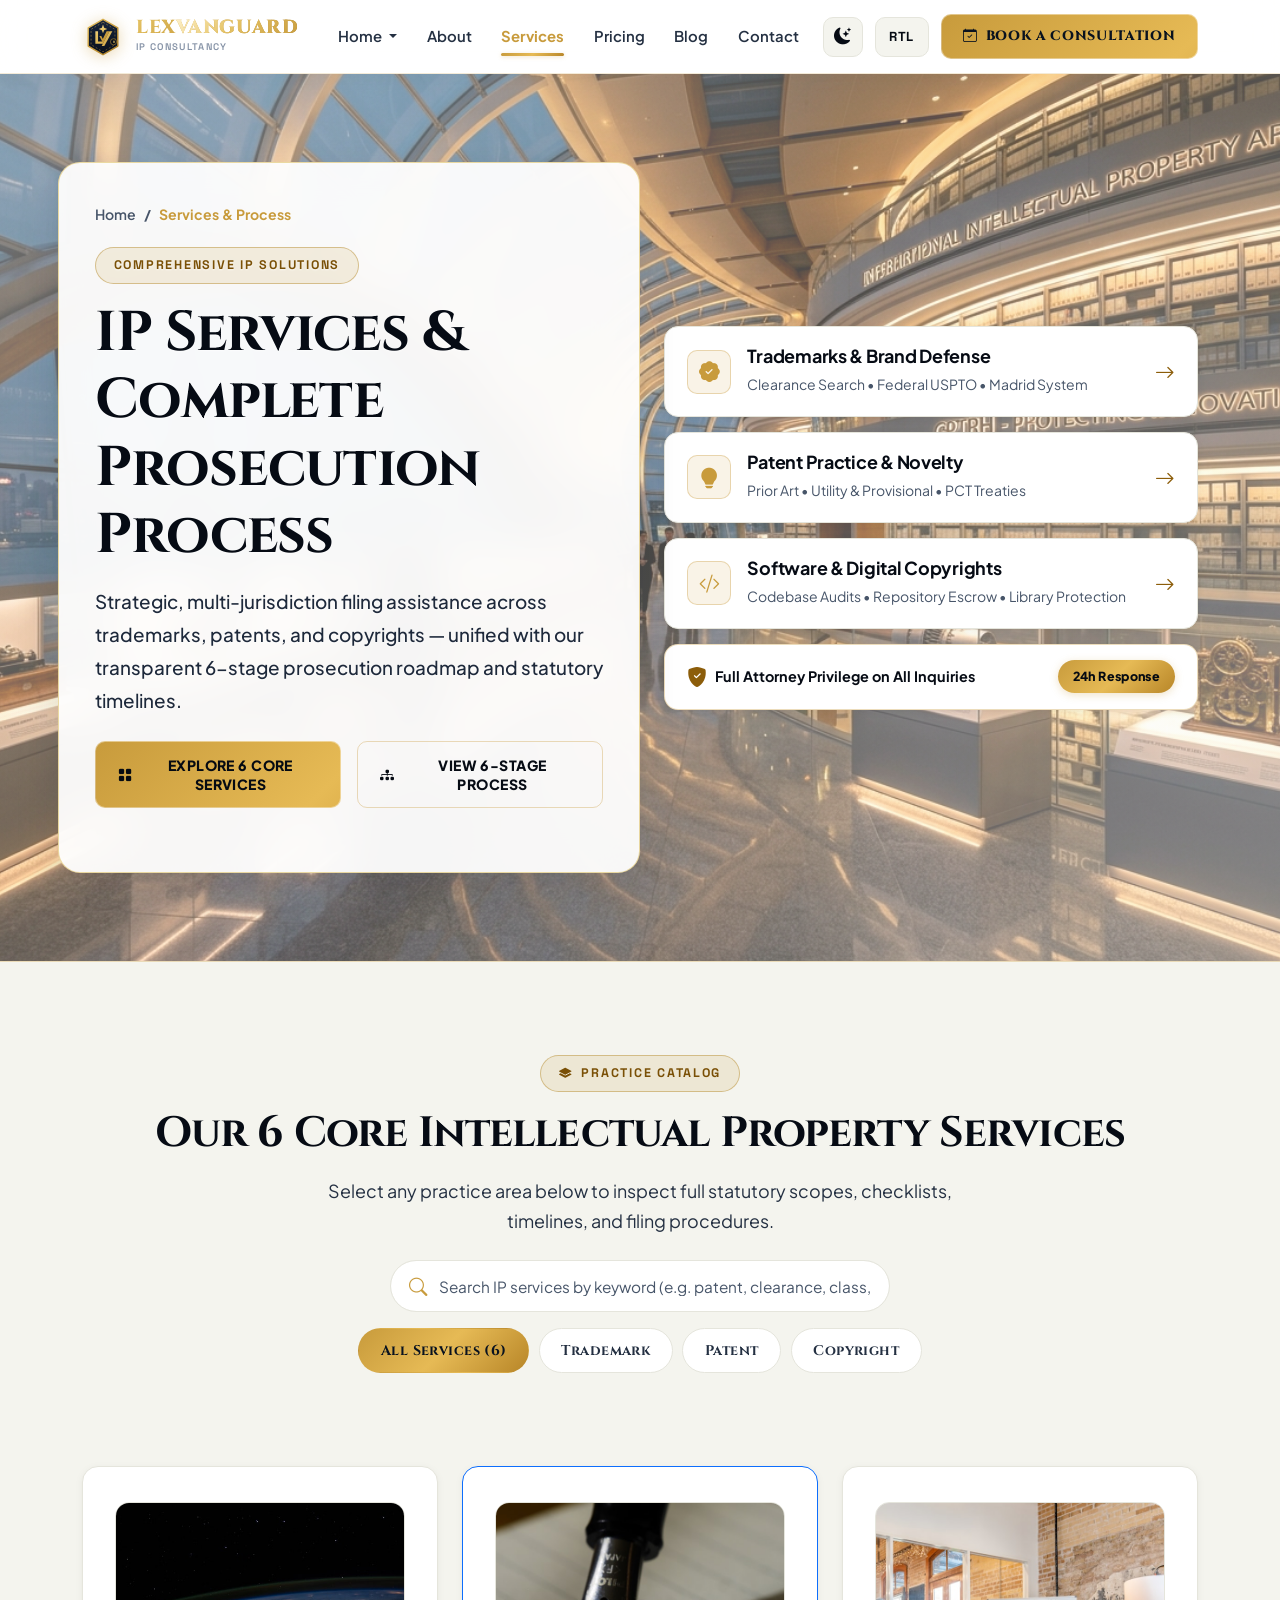
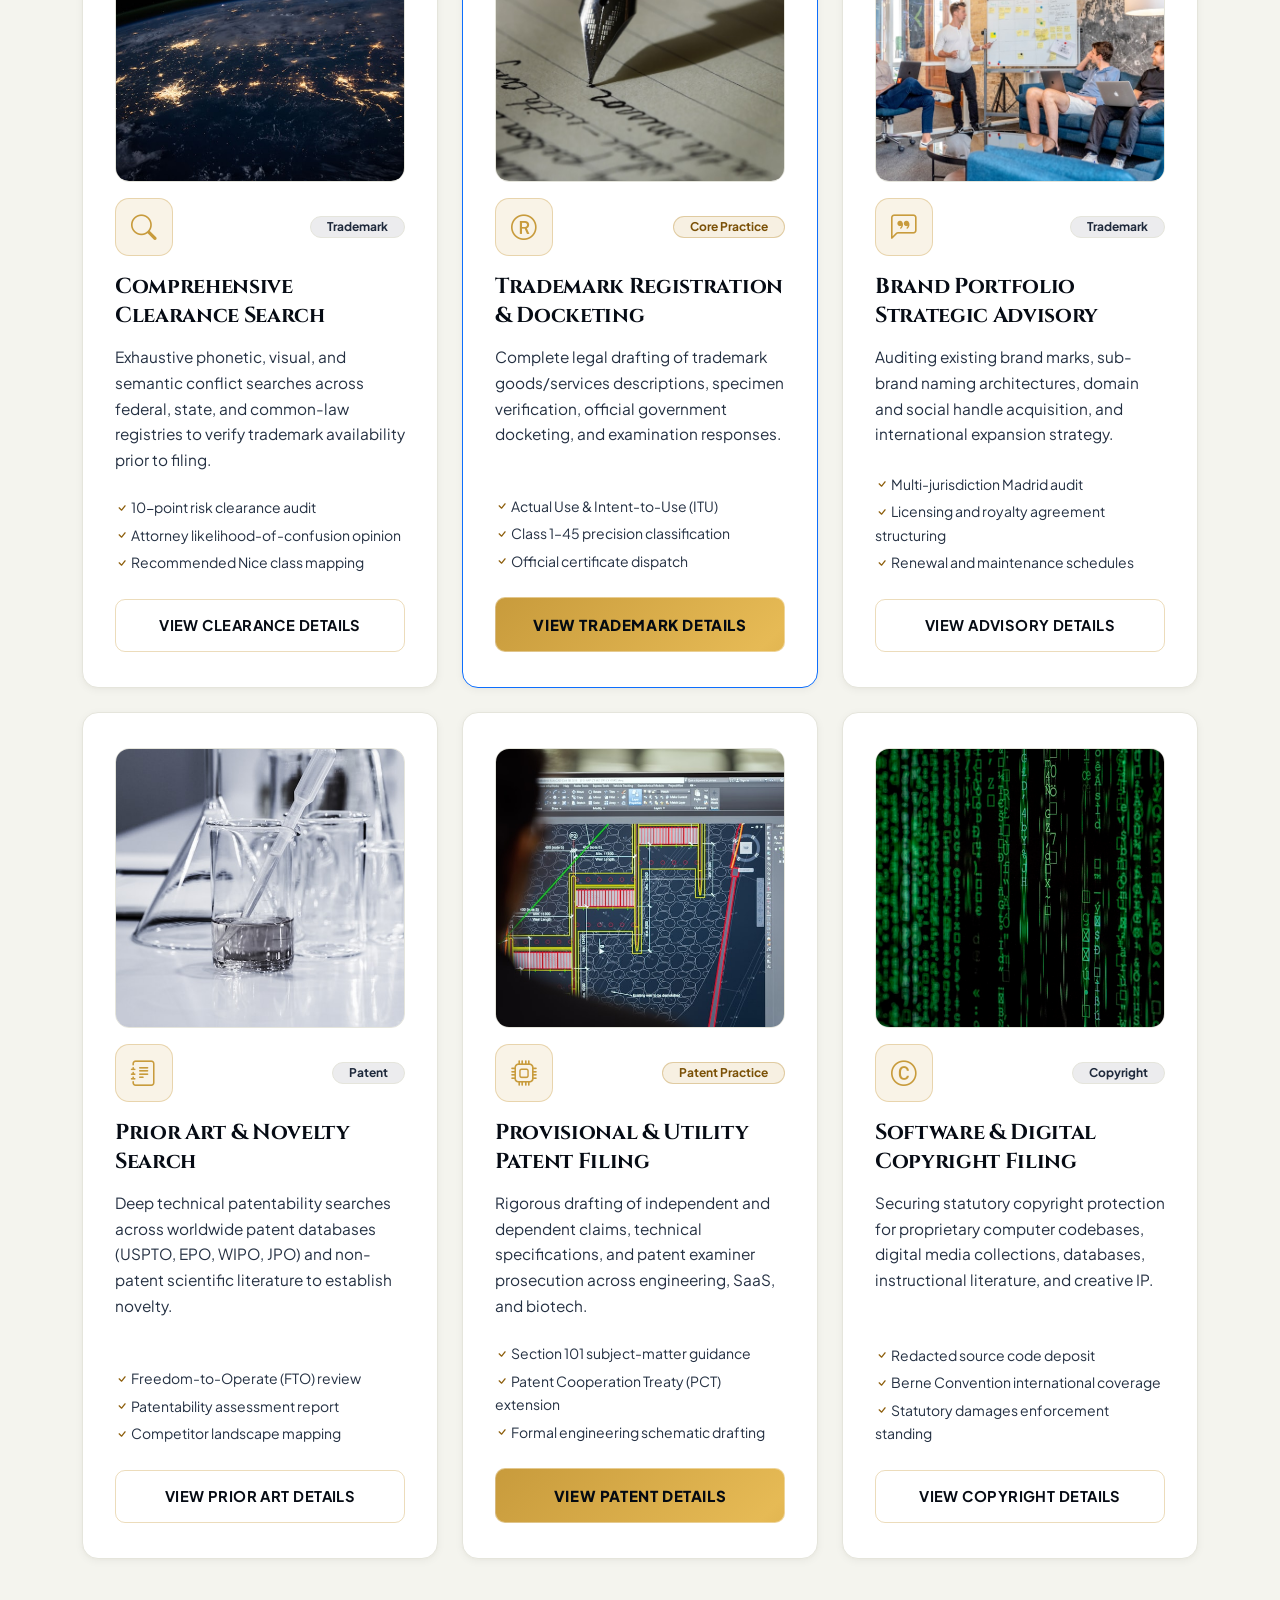
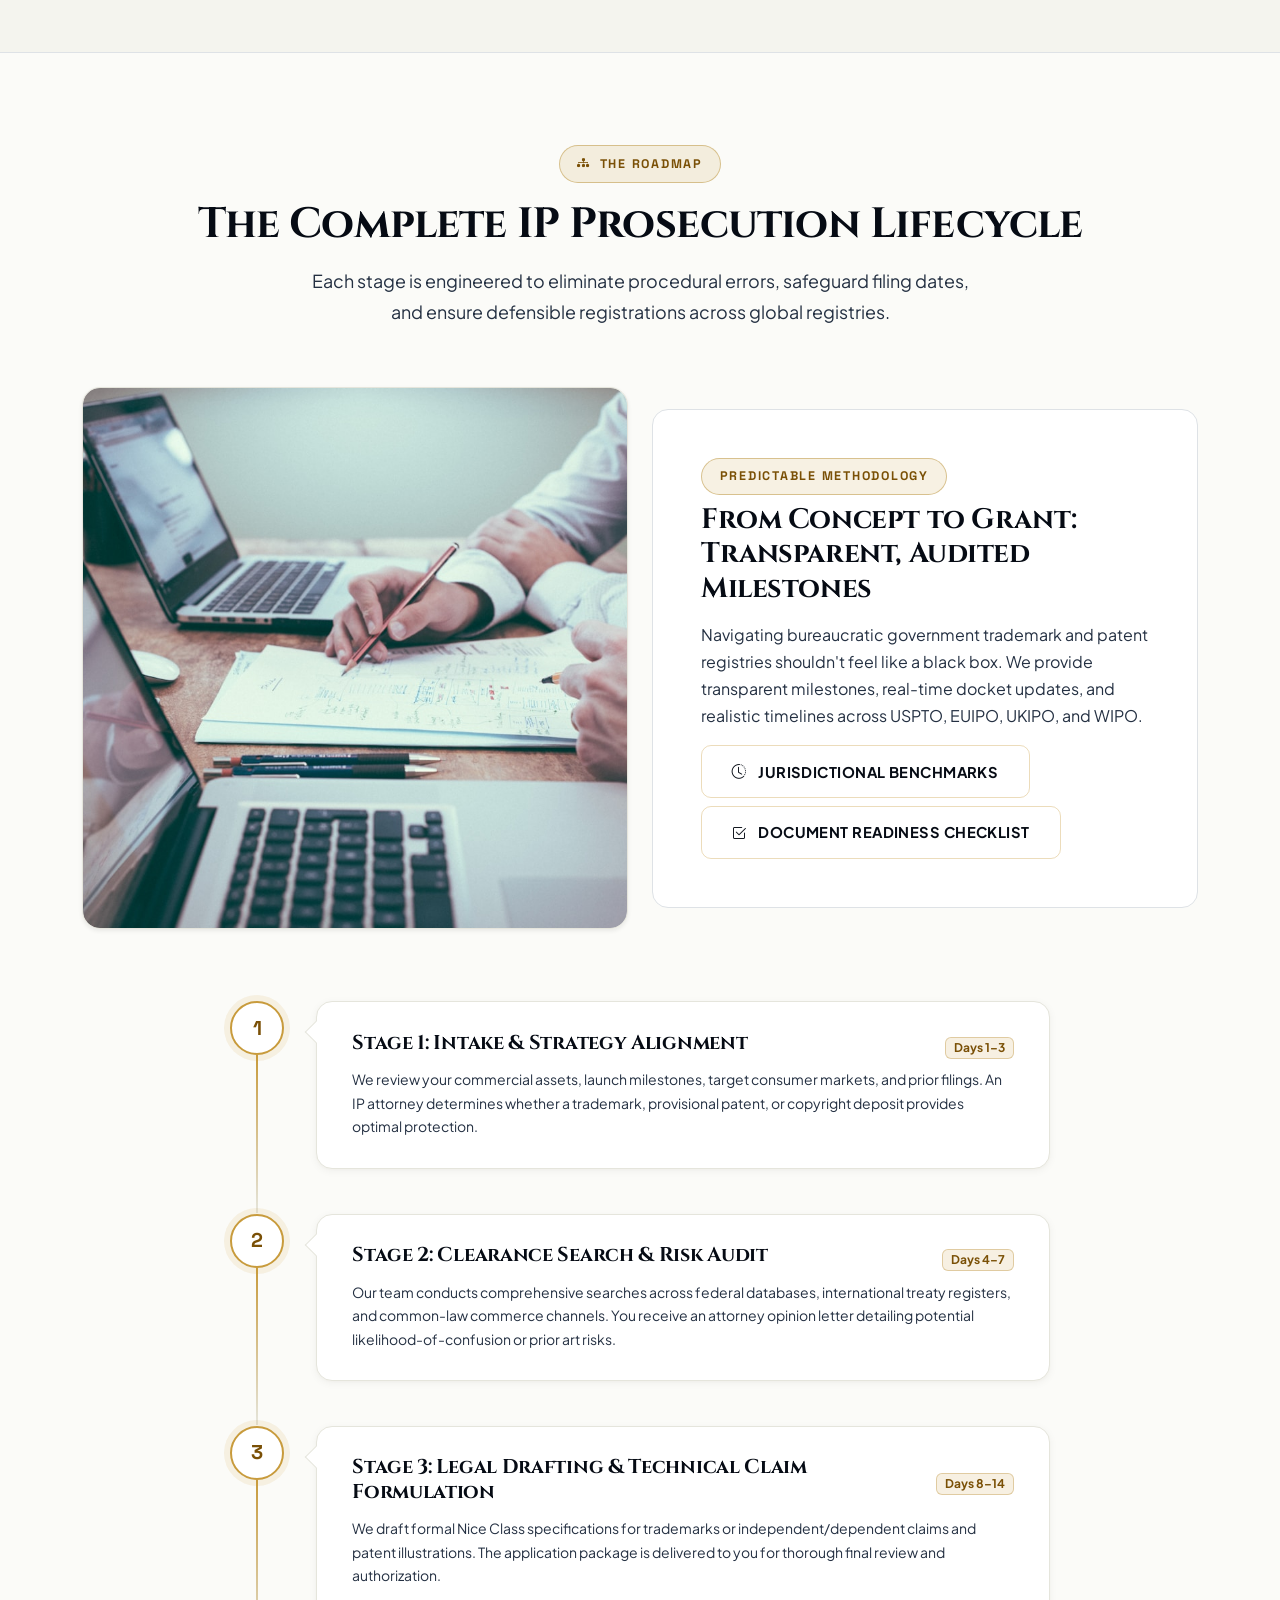
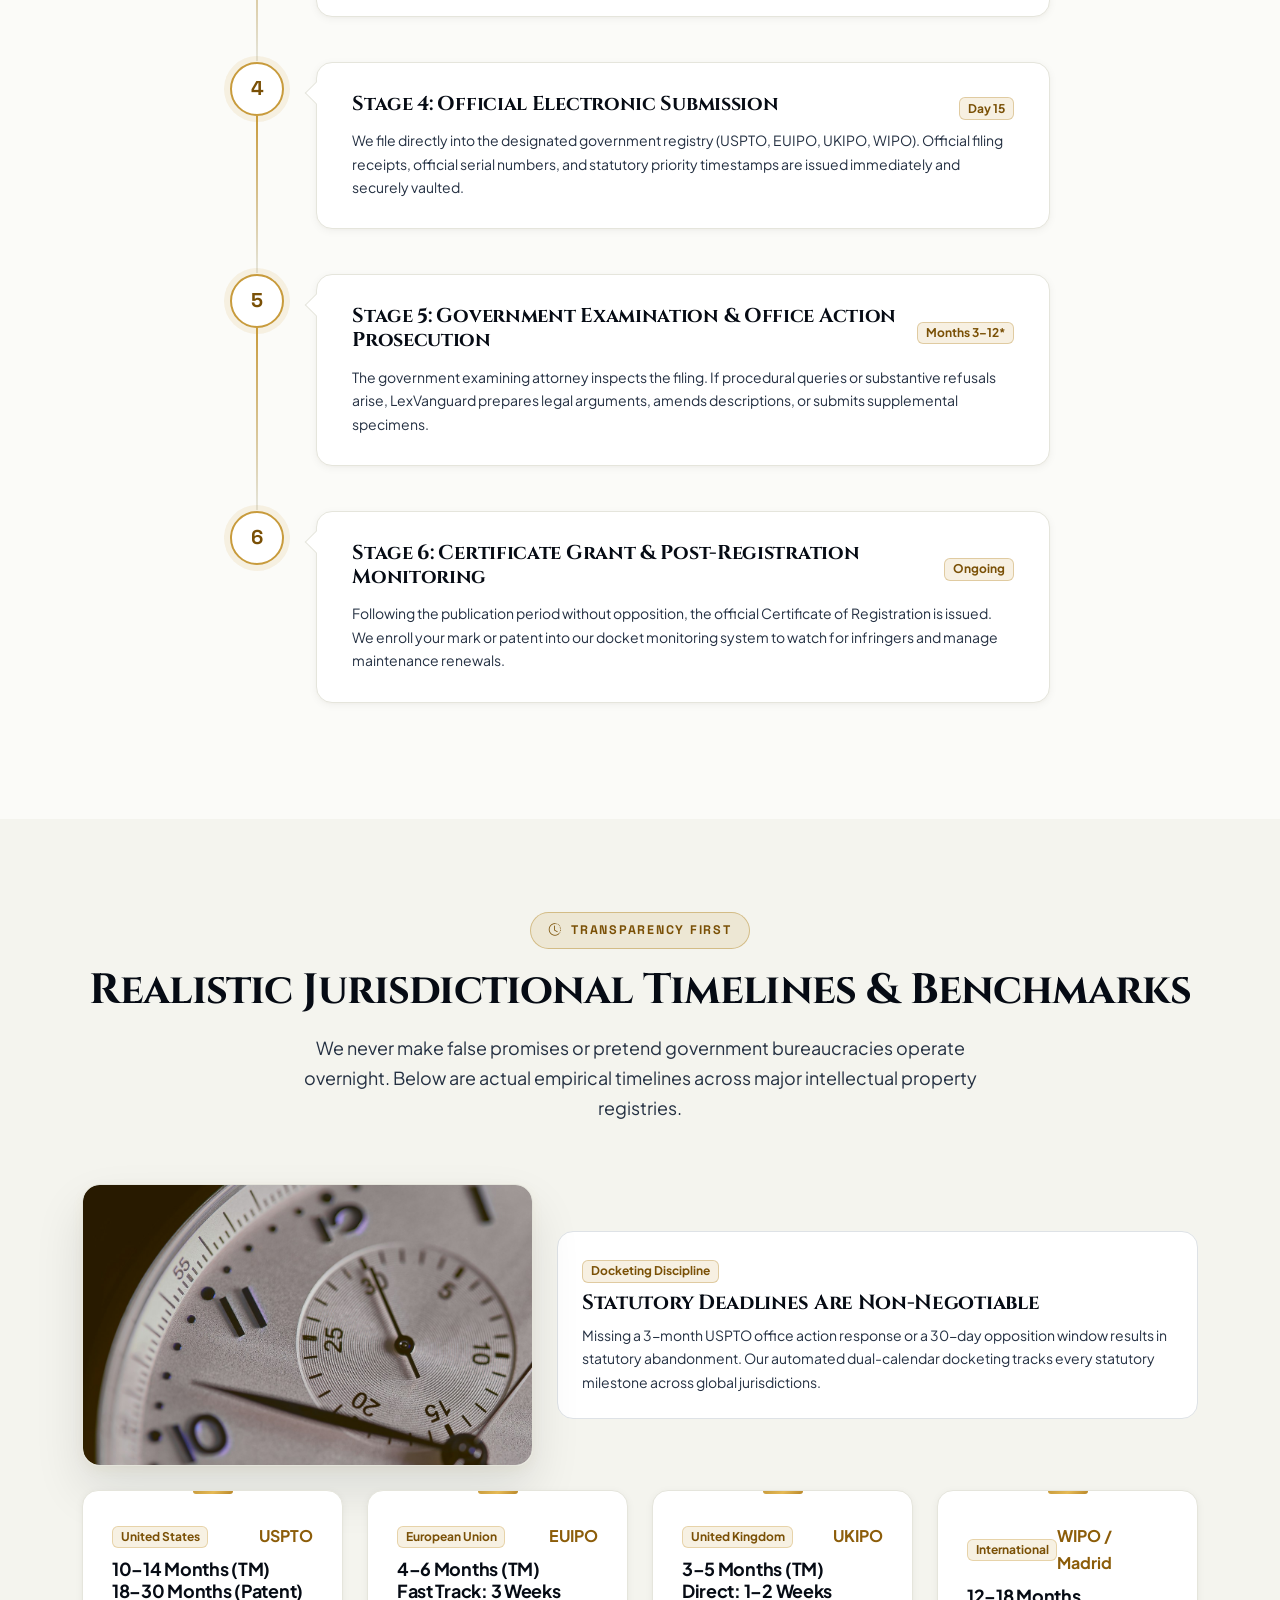
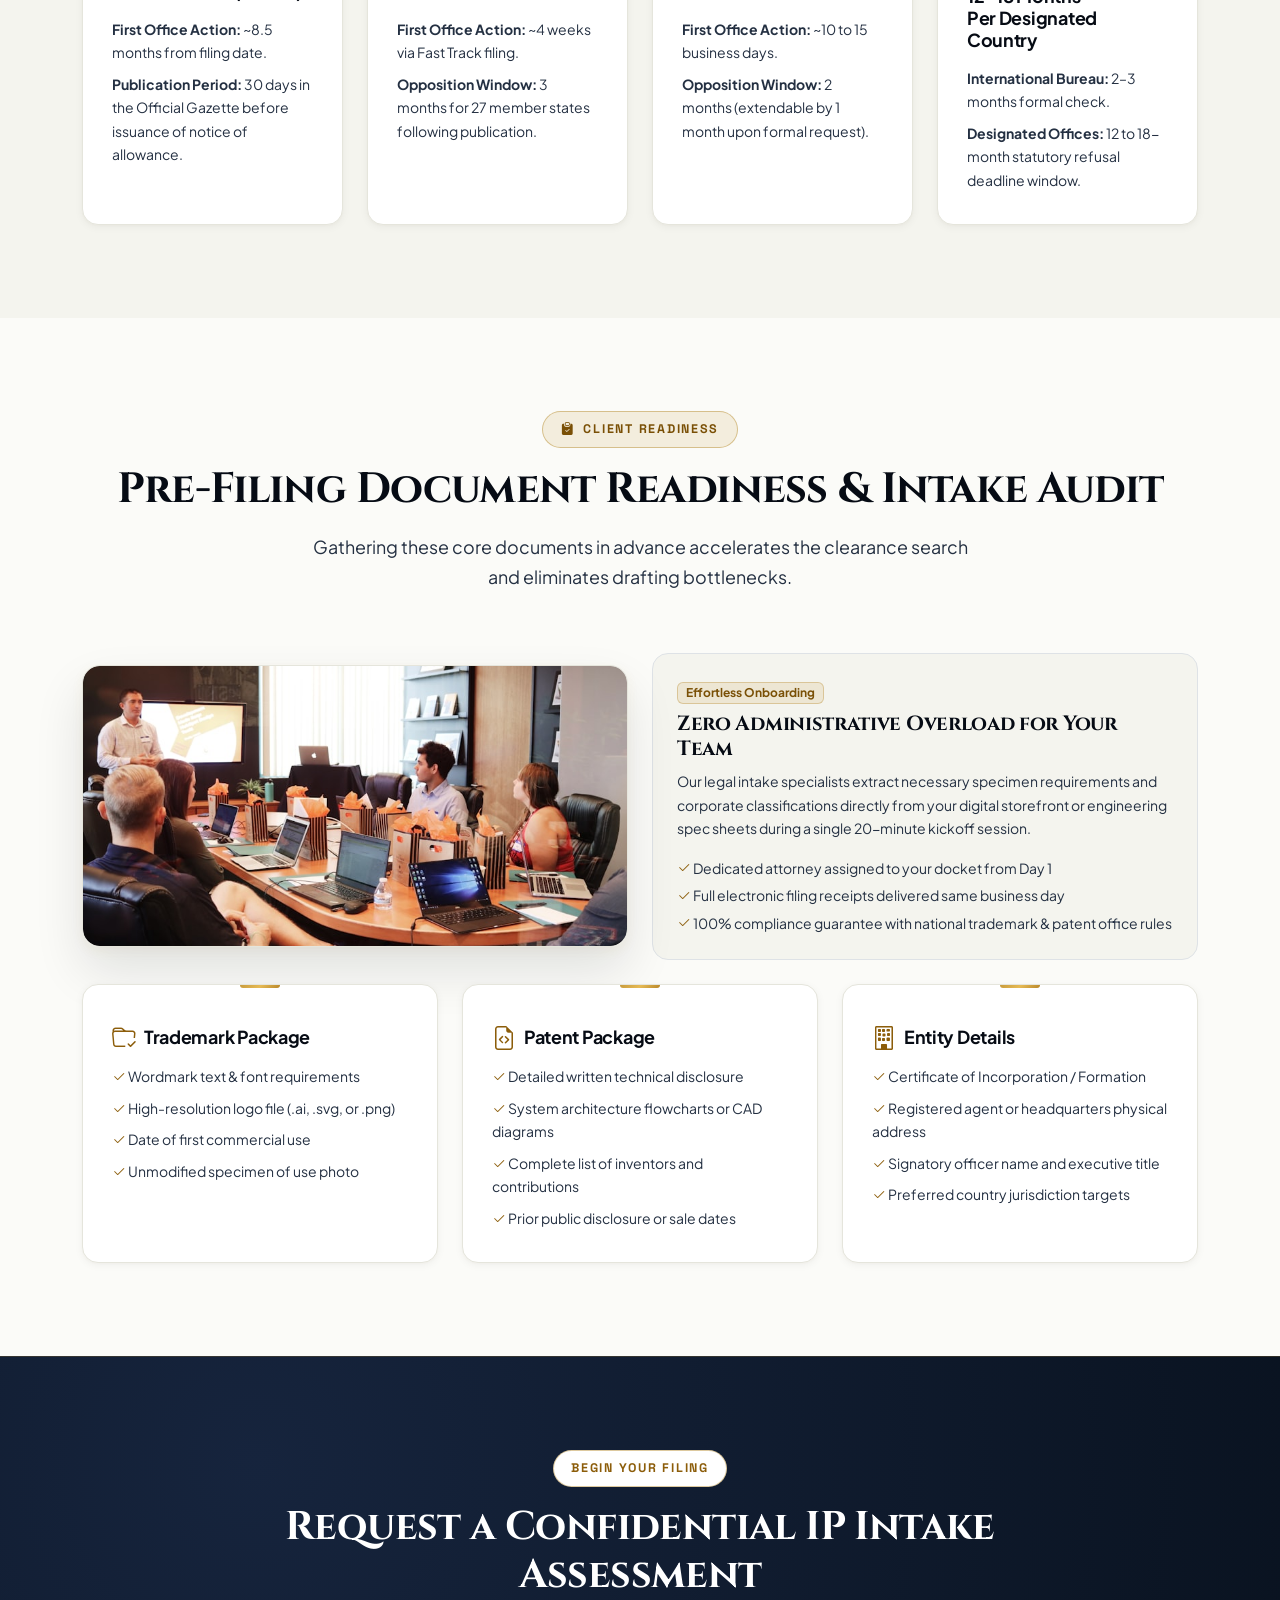
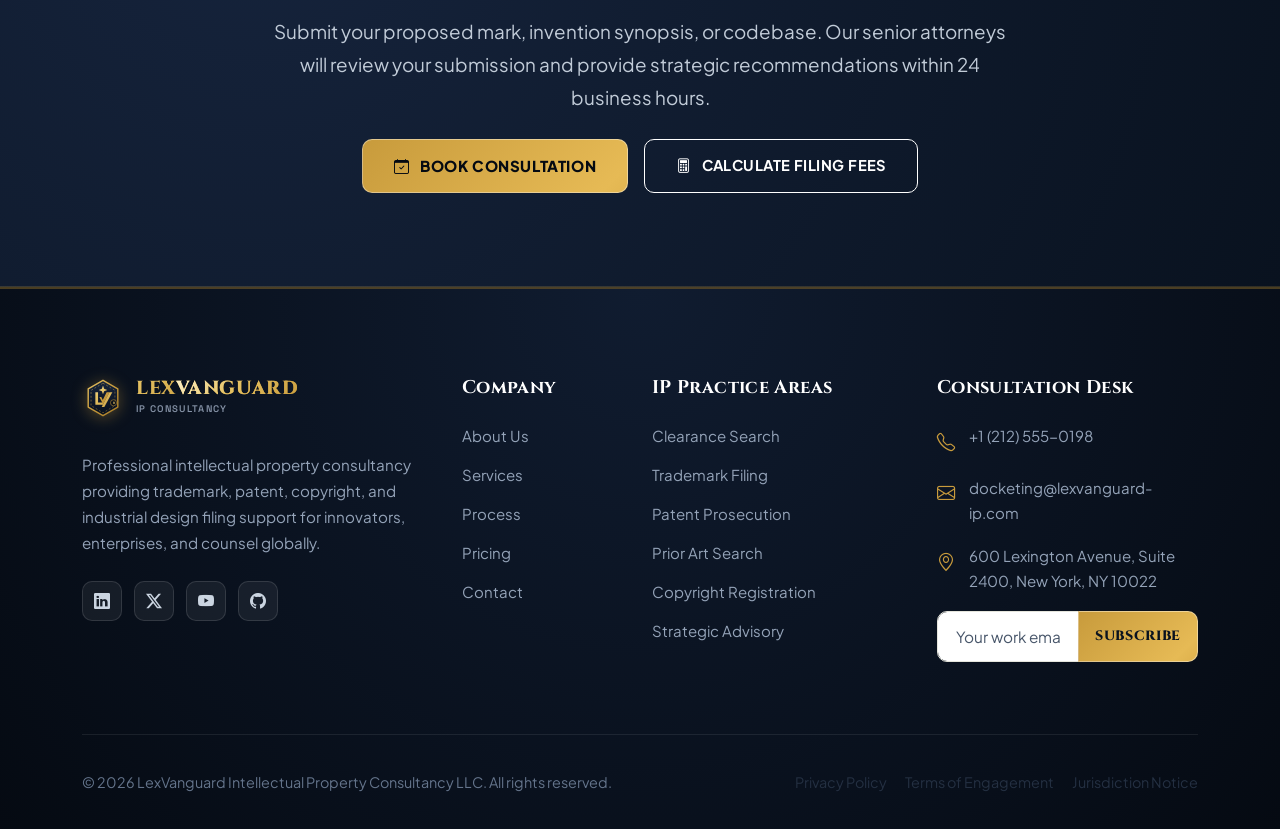
<file: services.html>
<!DOCTYPE html>
<html lang="en">
<head>
  <meta charset="UTF-8">
  <meta name="viewport" content="width=device-width, initial-scale=1.0">
  <title>Intellectual Property Services — LexVanguard</title>
  <meta name="description" content="Explore LexVanguard's full suite of trademark searches, patent applications, copyright registrations, and industrial design protections.">
  <link rel="canonical" href="https://www.lexvanguard-ip.com/services.html">

  <!-- Favicon and Brand Icons -->
  <link rel="icon" type="image/svg+xml" href="assets/icons/favicon.svg">
  <link rel="icon" type="image/png" sizes="32x32" href="assets/icons/favicon-32x32.png">
  <link rel="icon" type="image/png" sizes="16x16" href="assets/icons/favicon-16x16.png">
  <link rel="apple-touch-icon" sizes="180x180" href="assets/icons/apple-touch-icon.png">
  <link rel="shortcut icon" href="favicon.ico">
  <link rel="manifest" href="site.webmanifest">

  <!-- Google Fonts -->
  <link rel="preconnect" href="https://fonts.googleapis.com">
  <link rel="preconnect" href="https://fonts.gstatic.com" crossorigin>
  <link href="https://fonts.googleapis.com/css2?family=Cinzel:wght@500;600;700;800;900&family=Plus+Jakarta+Sans:ital,wght@0,300;0,400;0,500;0,600;0,700;0,800;1,400&family=Space+Grotesk:wght@500;600;700&display=swap" rel="stylesheet">

  <!-- Bootstrap 5.3 CSS & Bootstrap Icons -->
  <link href="https://cdn.jsdelivr.net/npm/bootstrap@5.3.3/dist/css/bootstrap.min.css" rel="stylesheet">
  <link rel="stylesheet" href="https://cdn.jsdelivr.net/npm/bootstrap-icons@1.11.3/font/bootstrap-icons.min.css">

  <!-- Custom CSS -->
  <link rel="stylesheet" href="assets/css/style.css">
  <link rel="stylesheet" href="assets/css/responsive.css">
  <link rel="stylesheet" href="assets/css/rtl.css">
</head>
<body>

  <!-- ==========================================================================
       GLOBAL NAVBAR
       ========================================================================== -->
      <!-- ==========================================================================
       GLOBAL HEADER / NAVBAR
       ========================================================================== -->
  <header class="lv-header">
    <div class="container-xl">
      <nav class="navbar navbar-expand-xl">
        <!-- Brand Logo -->
                <a class="navbar-brand" href="index.html">
          <div class="brand-icon">
            <svg class="brand-logo-svg" viewBox="0 0 44 44" fill="none" xmlns="http://www.w3.org/2000/svg" aria-hidden="true">
              <defs>
                <linearGradient id="lvGoldGrad" x1="4" y1="4" x2="40" y2="40" gradientUnits="userSpaceOnUse">
                  <stop offset="0%" stop-color="#E5C365"/>
                  <stop offset="50%" stop-color="#C89B3C"/>
                  <stop offset="100%" stop-color="#A27724"/>
                </linearGradient>
                <linearGradient id="lvGoldGleam" x1="10" y1="6" x2="34" y2="38" gradientUnits="userSpaceOnUse">
                  <stop offset="0%" stop-color="#FFF3CE"/>
                  <stop offset="35%" stop-color="#E5C365"/>
                  <stop offset="100%" stop-color="#C89B3C"/>
                </linearGradient>
                <linearGradient id="lvShieldFill" x1="22" y1="2" x2="22" y2="42" gradientUnits="userSpaceOnUse">
                  <stop offset="0%" stop-color="#16253E"/>
                  <stop offset="100%" stop-color="#080F1A"/>
                </linearGradient>
              </defs>
              <path d="M22 3.5L37.5 12.5V31.5L22 40.5L6.5 31.5V12.5L22 3.5Z" fill="url(#lvShieldFill)" stroke="url(#lvGoldGrad)" stroke-width="1.5" stroke-linejoin="round"/>
              <path d="M22 6.5L34.5 14V30L22 37.5L9.5 30V14L22 6.5Z" stroke="url(#lvGoldGrad)" stroke-width="0.75" stroke-dasharray="2 2" stroke-opacity="0.65" stroke-linejoin="round"/>
              <path d="M14 16V29H22V26.8H16.8V16H14Z" fill="url(#lvGoldGleam)"/>
              <path d="M22 29L28.8 16H25.8L21.8 24.2L20.2 21H18.2L21 26.5L22 29Z" fill="url(#lvGoldGrad)"/>
              <path d="M28.8 16H31.8L23.4 31.5H20.6L28.8 16Z" fill="url(#lvGoldGleam)"/>
              <path d="M22 9L23.2 12.2L26.5 13.5L23.2 14.8L22 18L20.8 14.8L17.5 13.5L20.8 12.2L22 9Z" fill="url(#lvGoldGleam)"/>
              <circle cx="33" cy="27" r="3.2" stroke="url(#lvGoldGrad)" stroke-width="0.6" fill="#080F1A"/>
              <text x="33" y="28.8" font-family="'Plus Jakarta Sans', sans-serif" font-size="3.2" font-weight="800" fill="#E5C365" text-anchor="middle">R</text>
            </svg>
          </div>
          <div class="brand-text">
            <span class="brand-name">LEX<span>VANGUARD</span></span>
            <span class="brand-sub">IP CONSULTANCY</span>
          </div>
        </a>

        <!-- Mobile Utility Actions & Hamburger -->
        <div class="d-flex align-items-center gap-2 d-xl-none">
          <button type="button" class="btn-theme-toggle" aria-label="Toggle Theme" title="Toggle Theme">
            <i class="bi bi-moon-stars-fill"></i>
          </button>
          <button type="button" class="btn-rtl-toggle" aria-label="Toggle Layout Direction" title="Toggle Layout Direction">
            <span class="rtl-text">RTL</span>
          </button>
          <button class="navbar-toggler" type="button" data-bs-toggle="collapse" data-bs-target="#navbarMain" aria-controls="navbarMain" aria-expanded="false" aria-label="Toggle navigation">
            <i class="bi bi-list fs-3"></i>
          </button>
        </div>

        <!-- Main Navigation Links & Desktop Actions -->
        <div class="collapse navbar-collapse" id="navbarMain">
                    <ul class="navbar-nav mx-auto mb-2 mb-xl-0">
            <!-- 1. Home Dropdown -->
            <li class="nav-item dropdown">
              <a class="nav-link dropdown-toggle" href="#" role="button" data-bs-toggle="dropdown" aria-expanded="false">
                Home
              </a>
              <ul class="dropdown-menu">
                <li><a class="dropdown-item" href="index.html">Home 1 — General IP</a></li>
                <li><a class="dropdown-item" href="home-2.html">Home 2 — Startup &amp; Business</a></li>
              </ul>
            </li>

            <!-- 2. About -->
            <li class="nav-item">
              <a class="nav-link" href="about.html">About</a>
            </li>

            <!-- 3. Services -->
            <li class="nav-item">
              <a class="nav-link active" href="services.html">Services</a>
            </li>

            <!-- 4. Pricing -->
            <li class="nav-item">
              <a class="nav-link" href="pricing.html">Pricing</a>
            </li>

            <!-- 5. Blog -->
            <li class="nav-item">
              <a class="nav-link" href="blog.html">Blog</a>
            </li>

            <!-- 6. Contact -->
            <li class="nav-item">
              <a class="nav-link" href="contact.html">Contact</a>
            </li>
          </ul>

          <!-- Desktop Utility Actions -->
          <div class="header-actions">
            <button type="button" class="btn-theme-toggle d-none d-xl-inline-flex" aria-label="Toggle Theme" title="Toggle Theme">
              <i class="bi bi-moon-stars-fill"></i>
            </button>

            <button type="button" class="btn-rtl-toggle d-none d-xl-inline-flex" aria-label="Toggle Layout Direction" title="Toggle Layout Direction">
              <span class="rtl-text">RTL</span>
            </button>

            <a href="contact.html" class="btn-consultation">
              <i class="bi bi-calendar-check"></i>
              <span>Book a Consultation</span>
            </a>
          </div>
        </div>
      </nav>
    </div>
  </header>

  <!-- ==========================================================================
       MAIN CONTENT (Exactly 6 Focused Segments)
       ========================================================================== -->
  <main>

    <!-- SEGMENT 1: HERO (Services & Prosecution Process Hub) -->
    <section class="inner-hero position-relative overflow-hidden">
      <!-- Patent & Trademark Registry Headquarters Background -->
      <div class="hero-backdrop">
        <img src="assets/images/hero/hero-bg-services.jpg" alt="Global Patent and Trademark Registry Exhibition Atrium" class="hero-backdrop-img">
        <div class="hero-backdrop-overlay"></div>
      </div>

      <div class="container position-relative" style="z-index: 2;">
        <div class="row align-items-center g-5">
          <div class="col-lg-6 inner-hero-content">
            <nav aria-label="breadcrumb">
              <ol class="breadcrumb">
                <li class="breadcrumb-item"><a href="index.html">Home</a></li>
                <li class="breadcrumb-item active" aria-current="page">Services & Process</li>
              </ol>
            </nav>
            <div class="section-badge">Comprehensive IP Solutions</div>
            <h1 class="display-4 fw-bold mb-3">IP Services & Complete Prosecution Process</h1>
            <p class="lead mb-4">
              Strategic, multi-jurisdiction filing assistance across trademarks, patents, and copyrights — unified with our transparent 6-stage prosecution roadmap and statutory timelines.
            </p>
            <div class="hero-cta-pair mb-4">
              <a href="#services-grid" class="btn-custom-primary">
                <i class="bi bi-grid-fill"></i> Explore 6 Core Services
              </a>
              <a href="#process" class="btn-custom-outline">
                <i class="bi bi-diagram-3-fill"></i> View 6-Stage Process
              </a>
            </div>
          </div>

          <div class="col-lg-6">
            <!-- Distinct Practice Matrix Hero Composition -->
            <div class="hero-services-matrix">
              <!-- Pillar 1: Trademarks -->
              <a href="#services-grid" class="hero-service-pillar-card" onclick="document.querySelector('[data-filter=\'trademark\']')?.click()">
                <div class="d-flex align-items-center gap-3">
                  <div class="pillar-icon">
                    <i class="bi bi-patch-check-fill"></i>
                  </div>
                  <div>
                    <h5 class="fw-bold mb-1">Trademarks &amp; Brand Defense</h5>
                    <span class="small text-muted">Clearance Search &bull; Federal USPTO &bull; Madrid System</span>
                  </div>
                </div>
                <i class="bi bi-arrow-right text-accent fs-5"></i>
              </a>

              <!-- Pillar 2: Patents -->
              <a href="#services-grid" class="hero-service-pillar-card" onclick="document.querySelector('[data-filter=\'patent\']')?.click()">
                <div class="d-flex align-items-center gap-3">
                  <div class="pillar-icon">
                    <i class="bi bi-lightbulb-fill"></i>
                  </div>
                  <div>
                    <h5 class="fw-bold mb-1">Patent Practice &amp; Novelty</h5>
                    <span class="small text-muted">Prior Art &bull; Utility &amp; Provisional &bull; PCT Treaties</span>
                  </div>
                </div>
                <i class="bi bi-arrow-right text-accent fs-5"></i>
              </a>

              <!-- Pillar 3: Copyrights -->
              <a href="#services-grid" class="hero-service-pillar-card" onclick="document.querySelector('[data-filter=\'copyright\']')?.click()">
                <div class="d-flex align-items-center gap-3">
                  <div class="pillar-icon">
                    <i class="bi bi-code-slash"></i>
                  </div>
                  <div>
                    <h5 class="fw-bold mb-1">Software &amp; Digital Copyrights</h5>
                    <span class="small text-muted">Codebase Audits &bull; Repository Escrow &bull; Library Protection</span>
                  </div>
                </div>
                <i class="bi bi-arrow-right text-accent fs-5"></i>
              </a>

              <!-- Live Turnaround Guarantee Chip - High Contrast in Light and Dark Mode -->
              <div class="hero-privilege-chip">
                <div class="chip-text">
                  <i class="bi bi-shield-fill-check text-accent fs-5"></i>
                  <span>Full Attorney Privilege on All Inquiries</span>
                </div>
                <span class="chip-badge">24h Response</span>
              </div>
            </div>
          </div>
        </div>
      </div>
    </section>

    <!-- SEGMENT 2: 6 CORE IP SERVICES GRID WITH INTEGRATED SEARCH & CATEGORY FILTERS -->
    <section class="section-py bg-alt-section border-bottom" id="services-grid">
      <div class="container">
        <div class="section-header text-center mb-4">
          <div class="section-badge"><i class="bi bi-layers-fill"></i> Practice Catalog</div>
          <h2 class="section-title">Our 6 Core Intellectual Property Services</h2>
          <p class="section-desc">Select any practice area below to inspect full statutory scopes, checklists, timelines, and filing procedures.</p>
        </div>

        <!-- Search & Filter Controls -->
        <div class="row justify-content-center mb-5">
          <div class="col-lg-8">
            <div class="search-input-wrap mb-3">
              <i class="bi bi-search"></i>
              <input type="text" id="service-search" class="form-control" placeholder="Search IP services by keyword (e.g. patent, clearance, class, code)..." aria-label="Search IP services">
            </div>
            <div class="filter-btn-group justify-content-center">
              <button type="button" class="filter-btn service-filter-btn active" data-filter="all">All Services (6)</button>
              <button type="button" class="filter-btn service-filter-btn" data-filter="trademark">Trademark</button>
              <button type="button" class="filter-btn service-filter-btn" data-filter="patent">Patent</button>
              <button type="button" class="filter-btn service-filter-btn" data-filter="copyright">Copyright</button>
            </div>
          </div>
        </div>

        <!-- Empty State Message -->
        <div id="service-empty-msg" class="text-center py-5" style="display: none;">
          <i class="bi bi-search fs-1 text-muted d-block mb-3"></i>
          <h4 class="fw-bold">No matching IP services found</h4>
          <p class="text-secondary">Try searching with a different keyword or select another category filter above.</p>
        </div>

        <div class="row g-4" id="services-container">

          <!-- 1. Comprehensive Clearance Search -->
          <div class="col-md-6 col-lg-4 service-item" data-category="trademark">
            <div class="ip-card h-100 d-flex flex-column">
              <div class="ip-card-img-wrap mb-3">
                <img src="assets/images/services/svc-search.jpg" alt="Comprehensive Clearance Search" class="img-fluid">
              </div>
              <div class="d-flex justify-content-between align-items-center mb-3">
                <div class="ip-card-icon mb-0"><i class="bi bi-search"></i></div>
                <span class="badge bg-secondary-subtle text-secondary px-3 py-1 rounded-pill">Trademark</span>
              </div>
              <h4 class="ip-card-title">Comprehensive Clearance Search</h4>
              <p class="ip-card-desc flex-grow-1">Exhaustive phonetic, visual, and semantic conflict searches across federal, state, and common-law registries to verify trademark availability prior to filing.</p>
              <ul class="list-unstyled small text-secondary mb-4">
                <li class="mb-1"><i class="bi bi-check text-accent"></i> 10-point risk clearance audit</li>
                <li class="mb-1"><i class="bi bi-check text-accent"></i> Attorney likelihood-of-confusion opinion</li>
                <li><i class="bi bi-check text-accent"></i> Recommended Nice class mapping</li>
              </ul>
              <a href="service-details.html?service=clearance" class="btn-custom-outline w-100 text-center mt-auto">View Clearance Details</a>
            </div>
          </div>

          <!-- 2. Trademark Registration & Docketing -->
          <div class="col-md-6 col-lg-4 service-item" data-category="trademark">
            <div class="ip-card border-primary h-100 d-flex flex-column">
              <div class="ip-card-img-wrap mb-3">
                <img src="assets/images/services/svc-filing.jpg" alt="Trademark Registration & Docketing" class="img-fluid">
              </div>
              <div class="d-flex justify-content-between align-items-center mb-3">
                <div class="ip-card-icon mb-0"><i class="bi bi-r-circle"></i></div>
                <span class="badge bg-accent-light text-accent px-3 py-1 rounded-pill">Core Practice</span>
              </div>
              <h4 class="ip-card-title">Trademark Registration & Docketing</h4>
              <p class="ip-card-desc flex-grow-1">Complete legal drafting of trademark goods/services descriptions, specimen verification, official government docketing, and examination responses.</p>
              <ul class="list-unstyled small text-secondary mb-4">
                <li class="mb-1"><i class="bi bi-check text-accent"></i> Actual Use & Intent-to-Use (ITU)</li>
                <li class="mb-1"><i class="bi bi-check text-accent"></i> Class 1–45 precision classification</li>
                <li><i class="bi bi-check text-accent"></i> Official certificate dispatch</li>
              </ul>
              <a href="service-details.html?service=trademark" class="btn-custom-primary w-100 text-center mt-auto">View Trademark Details</a>
            </div>
          </div>

          <!-- 3. Brand Portfolio Strategic Advisory -->
          <div class="col-md-6 col-lg-4 service-item" data-category="trademark">
            <div class="ip-card h-100 d-flex flex-column">
              <div class="ip-card-img-wrap mb-3">
                <img src="assets/images/services/svc-advisory.jpg" alt="Brand Portfolio Strategic Advisory" class="img-fluid">
              </div>
              <div class="d-flex justify-content-between align-items-center mb-3">
                <div class="ip-card-icon mb-0"><i class="bi bi-chat-left-quote"></i></div>
                <span class="badge bg-secondary-subtle text-secondary px-3 py-1 rounded-pill">Trademark</span>
              </div>
              <h4 class="ip-card-title">Brand Portfolio Strategic Advisory</h4>
              <p class="ip-card-desc flex-grow-1">Auditing existing brand marks, sub-brand naming architectures, domain and social handle acquisition, and international expansion strategy.</p>
              <ul class="list-unstyled small text-secondary mb-4">
                <li class="mb-1"><i class="bi bi-check text-accent"></i> Multi-jurisdiction Madrid audit</li>
                <li class="mb-1"><i class="bi bi-check text-accent"></i> Licensing and royalty agreement structuring</li>
                <li><i class="bi bi-check text-accent"></i> Renewal and maintenance schedules</li>
              </ul>
              <a href="service-details.html?service=advisory" class="btn-custom-outline w-100 text-center mt-auto">View Advisory Details</a>
            </div>
          </div>

          <!-- 4. Prior Art & Novelty Search -->
          <div class="col-md-6 col-lg-4 service-item" data-category="patent">
            <div class="ip-card h-100 d-flex flex-column">
              <div class="ip-card-img-wrap mb-3">
                <img src="assets/images/services/svc-prior-art.jpg" alt="Prior Art & Novelty Search" class="img-fluid">
              </div>
              <div class="d-flex justify-content-between align-items-center mb-3">
                <div class="ip-card-icon mb-0"><i class="bi bi-journal-text"></i></div>
                <span class="badge bg-secondary-subtle text-secondary px-3 py-1 rounded-pill">Patent</span>
              </div>
              <h4 class="ip-card-title">Prior Art & Novelty Search</h4>
              <p class="ip-card-desc flex-grow-1">Deep technical patentability searches across worldwide patent databases (USPTO, EPO, WIPO, JPO) and non-patent scientific literature to establish novelty.</p>
              <ul class="list-unstyled small text-secondary mb-4">
                <li class="mb-1"><i class="bi bi-check text-accent"></i> Freedom-to-Operate (FTO) review</li>
                <li class="mb-1"><i class="bi bi-check text-accent"></i> Patentability assessment report</li>
                <li><i class="bi bi-check text-accent"></i> Competitor landscape mapping</li>
              </ul>
              <a href="service-details.html?service=prior-art" class="btn-custom-outline w-100 text-center mt-auto">View Prior Art Details</a>
            </div>
          </div>

          <!-- 5. Provisional & Utility Patent Filing -->
          <div class="col-md-6 col-lg-4 service-item" data-category="patent">
            <div class="ip-card h-100 d-flex flex-column">
              <div class="ip-card-img-wrap mb-3">
                <img src="assets/images/services/svc-utility.jpg" alt="Provisional & Utility Patent Filing" class="img-fluid">
              </div>
              <div class="d-flex justify-content-between align-items-center mb-3">
                <div class="ip-card-icon mb-0"><i class="bi bi-cpu"></i></div>
                <span class="badge bg-accent-light text-accent px-3 py-1 rounded-pill">Patent Practice</span>
              </div>
              <h4 class="ip-card-title">Provisional & Utility Patent Filing</h4>
              <p class="ip-card-desc flex-grow-1">Rigorous drafting of independent and dependent claims, technical specifications, and patent examiner prosecution across engineering, SaaS, and biotech.</p>
              <ul class="list-unstyled small text-secondary mb-4">
                <li class="mb-1"><i class="bi bi-check text-accent"></i> Section 101 subject-matter guidance</li>
                <li class="mb-1"><i class="bi bi-check text-accent"></i> Patent Cooperation Treaty (PCT) extension</li>
                <li><i class="bi bi-check text-accent"></i> Formal engineering schematic drafting</li>
              </ul>
              <a href="service-details.html?service=patent" class="btn-custom-primary w-100 text-center mt-auto">View Patent Details</a>
            </div>
          </div>

          <!-- 6. Software & Digital Copyright Filing -->
          <div class="col-md-6 col-lg-4 service-item" data-category="copyright">
            <div class="ip-card h-100 d-flex flex-column">
              <div class="ip-card-img-wrap mb-3">
                <img src="assets/images/services/svc-software-cr.jpg" alt="Software & Digital Copyright Filing" class="img-fluid">
              </div>
              <div class="d-flex justify-content-between align-items-center mb-3">
                <div class="ip-card-icon mb-0"><i class="bi bi-c-circle"></i></div>
                <span class="badge bg-secondary-subtle text-secondary px-3 py-1 rounded-pill">Copyright</span>
              </div>
              <h4 class="ip-card-title">Software & Digital Copyright Filing</h4>
              <p class="ip-card-desc flex-grow-1">Securing statutory copyright protection for proprietary computer codebases, digital media collections, databases, instructional literature, and creative IP.</p>
              <ul class="list-unstyled small text-secondary mb-4">
                <li class="mb-1"><i class="bi bi-check text-accent"></i> Redacted source code deposit</li>
                <li class="mb-1"><i class="bi bi-check text-accent"></i> Berne Convention international coverage</li>
                <li><i class="bi bi-check text-accent"></i> Statutory damages enforcement standing</li>
              </ul>
              <a href="service-details.html?service=copyright" class="btn-custom-outline w-100 text-center mt-auto">View Copyright Details</a>
            </div>
          </div>

        </div>
      </div>
    </section>

    <!-- SEGMENT 3: THE COMPLETE 6-STAGE IP PROSECUTION LIFECYCLE -->
    <section class="section-py" id="process">
      <div class="container">
        <div class="section-header text-center">
          <div class="section-badge"><i class="bi bi-diagram-3-fill"></i> The Roadmap</div>
          <h2 class="section-title">The Complete IP Prosecution Lifecycle</h2>
          <p class="section-desc">Each stage is engineered to eliminate procedural errors, safeguard filing dates, and ensure defensible registrations across global registries.</p>
        </div>

        <!-- Featured Spotlight Card with Unique Image -->
        <div class="row align-items-center g-4 mb-5">
          <div class="col-lg-6">
            <div class="inner-hero-image-wrap shadow-sm">
              <img src="assets/images/process/process-docketing.jpg" alt="Legal Examiners Reviewing Multi-Jurisdictional Patent Documents and Workflow" class="img-fluid rounded-4 w-100">
            </div>
          </div>
          <div class="col-lg-6">
            <div class="p-4 p-md-5 bg-surface rounded-4 border">
              <div class="section-badge mb-2">Predictable Methodology</div>
              <h3 class="fw-bold mb-3">From Concept to Grant: Transparent, Audited Milestones</h3>
              <p class="text-secondary mb-3">
                Navigating bureaucratic government trademark and patent registries shouldn't feel like a black box. We provide transparent milestones, real-time docket updates, and realistic timelines across USPTO, EUIPO, UKIPO, and WIPO.
              </p>
              <div class="d-flex flex-wrap gap-2">
                <a href="#timelines" class="btn-custom-outline btn-sm">
                  <i class="bi bi-clock-history"></i> Jurisdictional Benchmarks
                </a>
                <a href="#readiness" class="btn-custom-outline btn-sm">
                  <i class="bi bi-check2-square"></i> Document Readiness Checklist
                </a>
              </div>
            </div>
          </div>
        </div>

        <div class="timeline-wrapper max-w-800 mx-auto" style="max-width: 820px;">
          <!-- Stage 1 -->
          <div class="timeline-step">
            <div class="timeline-node">1</div>
            <div class="timeline-content">
              <div class="d-flex justify-content-between align-items-center mb-1">
                <h4>Stage 1: Intake & Strategy Alignment</h4>
                <span class="badge bg-accent-light text-accent">Days 1–3</span>
              </div>
              <p class="text-secondary small mb-0">
                We review your commercial assets, launch milestones, target consumer markets, and prior filings. An IP attorney determines whether a trademark, provisional patent, or copyright deposit provides optimal protection.
              </p>
            </div>
          </div>

          <!-- Stage 2 -->
          <div class="timeline-step">
            <div class="timeline-node">2</div>
            <div class="timeline-content">
              <div class="d-flex justify-content-between align-items-center mb-1">
                <h4>Stage 2: Clearance Search & Risk Audit</h4>
                <span class="badge bg-accent-light text-accent">Days 4–7</span>
              </div>
              <p class="text-secondary small mb-0">
                Our team conducts comprehensive searches across federal databases, international treaty registers, and common-law commerce channels. You receive an attorney opinion letter detailing potential likelihood-of-confusion or prior art risks.
              </p>
            </div>
          </div>

          <!-- Stage 3 -->
          <div class="timeline-step">
            <div class="timeline-node">3</div>
            <div class="timeline-content">
              <div class="d-flex justify-content-between align-items-center mb-1">
                <h4>Stage 3: Legal Drafting & Technical Claim Formulation</h4>
                <span class="badge bg-accent-light text-accent">Days 8–14</span>
              </div>
              <p class="text-secondary small mb-0">
                We draft formal Nice Class specifications for trademarks or independent/dependent claims and patent illustrations. The application package is delivered to you for thorough final review and authorization.
              </p>
            </div>
          </div>

          <!-- Stage 4 -->
          <div class="timeline-step">
            <div class="timeline-node">4</div>
            <div class="timeline-content">
              <div class="d-flex justify-content-between align-items-center mb-1">
                <h4>Stage 4: Official Electronic Submission</h4>
                <span class="badge bg-accent-light text-accent">Day 15</span>
              </div>
              <p class="text-secondary small mb-0">
                We file directly into the designated government registry (USPTO, EUIPO, UKIPO, WIPO). Official filing receipts, official serial numbers, and statutory priority timestamps are issued immediately and securely vaulted.
              </p>
            </div>
          </div>

          <!-- Stage 5 -->
          <div class="timeline-step">
            <div class="timeline-node">5</div>
            <div class="timeline-content">
              <div class="d-flex justify-content-between align-items-center mb-1">
                <h4>Stage 5: Government Examination & Office Action Prosecution</h4>
                <span class="badge bg-accent-light text-accent">Months 3–12*</span>
              </div>
              <p class="text-secondary small mb-0">
                The government examining attorney inspects the filing. If procedural queries or substantive refusals arise, LexVanguard prepares legal arguments, amends descriptions, or submits supplemental specimens.
              </p>
            </div>
          </div>

          <!-- Stage 6 -->
          <div class="timeline-step">
            <div class="timeline-node">6</div>
            <div class="timeline-content">
              <div class="d-flex justify-content-between align-items-center mb-1">
                <h4>Stage 6: Certificate Grant & Post-Registration Monitoring</h4>
                <span class="badge bg-accent-light text-accent">Ongoing</span>
              </div>
              <p class="text-secondary small mb-0">
                Following the publication period without opposition, the official Certificate of Registration is issued. We enroll your mark or patent into our docket monitoring system to watch for infringers and manage maintenance renewals.
              </p>
            </div>
          </div>
        </div>
      </div>
    </section>

    <!-- SEGMENT 4: REALISTIC JURISDICTIONAL TIMELINES -->
    <section class="section-py bg-alt-section" id="timelines">
      <div class="container">
        <div class="section-header text-center">
          <div class="section-badge"><i class="bi bi-clock-history"></i> Transparency First</div>
          <h2 class="section-title">Realistic Jurisdictional Timelines & Benchmarks</h2>
          <p class="section-desc">We never make false promises or pretend government bureaucracies operate overnight. Below are actual empirical timelines across major intellectual property registries.</p>
        </div>

        <div class="row align-items-center g-4 mb-4">
          <div class="col-lg-5">
            <div class="section-side-img-wrap">
              <img src="assets/images/process/timeline-calendar.jpg" alt="Official Patent and Trademark Statutory Timeline Calendar" class="img-fluid rounded-4 w-100 shadow-sm" style="max-height: 280px; object-fit: cover;">
            </div>
          </div>
          <div class="col-lg-7">
            <div class="p-4 bg-surface rounded-4 border">
              <span class="badge bg-accent-light text-accent mb-2">Docketing Discipline</span>
              <h4 class="fw-bold mb-2">Statutory Deadlines Are Non-Negotiable</h4>
              <p class="text-secondary small mb-0">Missing a 3-month USPTO office action response or a 30-day opposition window results in statutory abandonment. Our automated dual-calendar docketing tracks every statutory milestone across global jurisdictions.</p>
            </div>
          </div>
        </div>

        <div class="row g-4">
          <div class="col-md-6 col-lg-3">
            <div class="stat-box h-100 text-start">
              <div class="d-flex align-items-center justify-content-between mb-2">
                <span class="badge bg-primary-subtle text-primary">United States</span>
                <strong class="text-accent">USPTO</strong>
              </div>
              <h5 class="fw-bold mb-3">10–14 Months (TM)<br>18–30 Months (Patent)</h5>
              <p class="small text-secondary mb-2"><strong>First Office Action:</strong> ~8.5 months from filing date.</p>
              <p class="small text-secondary mb-0"><strong>Publication Period:</strong> 30 days in the Official Gazette before issuance of notice of allowance.</p>
            </div>
          </div>

          <div class="col-md-6 col-lg-3">
            <div class="stat-box h-100 text-start">
              <div class="d-flex align-items-center justify-content-between mb-2">
                <span class="badge bg-primary-subtle text-primary">European Union</span>
                <strong class="text-accent">EUIPO</strong>
              </div>
              <h5 class="fw-bold mb-3">4–6 Months (TM)<br>Fast Track: 3 Weeks</h5>
              <p class="small text-secondary mb-2"><strong>First Office Action:</strong> ~4 weeks via Fast Track filing.</p>
              <p class="small text-secondary mb-0"><strong>Opposition Window:</strong> 3 months for 27 member states following publication.</p>
            </div>
          </div>

          <div class="col-md-6 col-lg-3">
            <div class="stat-box h-100 text-start">
              <div class="d-flex align-items-center justify-content-between mb-2">
                <span class="badge bg-primary-subtle text-primary">United Kingdom</span>
                <strong class="text-accent">UKIPO</strong>
              </div>
              <h5 class="fw-bold mb-3">3–5 Months (TM)<br>Direct: 1–2 Weeks</h5>
              <p class="small text-secondary mb-2"><strong>First Office Action:</strong> ~10 to 15 business days.</p>
              <p class="small text-secondary mb-0"><strong>Opposition Window:</strong> 2 months (extendable by 1 month upon formal request).</p>
            </div>
          </div>

          <div class="col-md-6 col-lg-3">
            <div class="stat-box h-100 text-start">
              <div class="d-flex align-items-center justify-content-between mb-2">
                <span class="badge bg-primary-subtle text-primary">International</span>
                <strong class="text-accent">WIPO / Madrid</strong>
              </div>
              <h5 class="fw-bold mb-3">12–18 Months<br>Per Designated Country</h5>
              <p class="small text-secondary mb-2"><strong>International Bureau:</strong> 2–3 months formal check.</p>
              <p class="small text-secondary mb-0"><strong>Designated Offices:</strong> 12 to 18-month statutory refusal deadline window.</p>
            </div>
          </div>
        </div>
      </div>
    </section>

    <!-- SEGMENT 5: PRE-FILING DOCUMENT READINESS & INTAKE AUDIT -->
    <section class="section-py" id="readiness">
      <div class="container">
        <div class="section-header text-center">
          <div class="section-badge"><i class="bi bi-clipboard-check-fill"></i> Client Readiness</div>
          <h2 class="section-title">Pre-Filing Document Readiness & Intake Audit</h2>
          <p class="section-desc">Gathering these core documents in advance accelerates the clearance search and eliminates drafting bottlenecks.</p>
        </div>

        <div class="row align-items-center g-4 mb-4">
          <div class="col-lg-6">
            <div class="section-side-img-wrap">
              <img src="assets/images/process/intake-meeting.jpg" alt="Client IP Legal Intake Consultation Session" class="img-fluid rounded-4 w-100 shadow-sm" style="max-height: 280px; object-fit: cover;">
            </div>
          </div>
          <div class="col-lg-6">
            <div class="p-4 bg-alt-section rounded-4 border">
              <span class="badge bg-accent-light text-accent mb-2">Effortless Onboarding</span>
              <h4 class="fw-bold mb-2">Zero Administrative Overload for Your Team</h4>
              <p class="text-secondary small mb-3">Our legal intake specialists extract necessary specimen requirements and corporate classifications directly from your digital storefront or engineering spec sheets during a single 20-minute kickoff session.</p>
              <ul class="list-unstyled small text-secondary mb-0">
                <li class="mb-1"><i class="bi bi-check2 text-accent"></i> Dedicated attorney assigned to your docket from Day 1</li>
                <li class="mb-1"><i class="bi bi-check2 text-accent"></i> Full electronic filing receipts delivered same business day</li>
                <li><i class="bi bi-check2 text-accent"></i> 100% compliance guarantee with national trademark & patent office rules</li>
              </ul>
            </div>
          </div>
        </div>

        <div class="row g-4">
          <div class="col-md-4">
            <div class="stat-box h-100 text-start">
              <div class="d-flex align-items-center gap-2 mb-2 text-accent">
                <i class="bi bi-folder-check fs-4"></i>
                <h5 class="fw-bold mb-0">Trademark Package</h5>
              </div>
              <ul class="list-unstyled small text-secondary mb-0">
                <li class="mb-2"><i class="bi bi-check2 text-accent"></i> Wordmark text & font requirements</li>
                <li class="mb-2"><i class="bi bi-check2 text-accent"></i> High-resolution logo file (.ai, .svg, or .png)</li>
                <li class="mb-2"><i class="bi bi-check2 text-accent"></i> Date of first commercial use</li>
                <li><i class="bi bi-check2 text-accent"></i> Unmodified specimen of use photo</li>
              </ul>
            </div>
          </div>

          <div class="col-md-4">
            <div class="stat-box h-100 text-start">
              <div class="d-flex align-items-center gap-2 mb-2 text-accent">
                <i class="bi bi-file-earmark-code fs-4"></i>
                <h5 class="fw-bold mb-0">Patent Package</h5>
              </div>
              <ul class="list-unstyled small text-secondary mb-0">
                <li class="mb-2"><i class="bi bi-check2 text-accent"></i> Detailed written technical disclosure</li>
                <li class="mb-2"><i class="bi bi-check2 text-accent"></i> System architecture flowcharts or CAD diagrams</li>
                <li class="mb-2"><i class="bi bi-check2 text-accent"></i> Complete list of inventors and contributions</li>
                <li><i class="bi bi-check2 text-accent"></i> Prior public disclosure or sale dates</li>
              </ul>
            </div>
          </div>

          <div class="col-md-4">
            <div class="stat-box h-100 text-start">
              <div class="d-flex align-items-center gap-2 mb-2 text-accent">
                <i class="bi bi-building fs-4"></i>
                <h5 class="fw-bold mb-0">Entity Details</h5>
              </div>
              <ul class="list-unstyled small text-secondary mb-0">
                <li class="mb-2"><i class="bi bi-check2 text-accent"></i> Certificate of Incorporation / Formation</li>
                <li class="mb-2"><i class="bi bi-check2 text-accent"></i> Registered agent or headquarters physical address</li>
                <li class="mb-2"><i class="bi bi-check2 text-accent"></i> Signatory officer name and executive title</li>
                <li><i class="bi bi-check2 text-accent"></i> Preferred country jurisdiction targets</li>
              </ul>
            </div>
          </div>
        </div>
      </div>
    </section>

    <!-- SEGMENT 6: CONFIDENTIAL INTAKE ASSESSMENT & CONSULTATION CTA -->
    <section class="section-py bg-dark-accent text-center">
      <div class="container">
        <div class="row justify-content-center">
          <div class="col-lg-8">
            <div class="section-badge bg-white-subtle text-accent mb-3">Begin Your Filing</div>
            <h2 class="display-6 fw-bold text-white mb-3">Request a Confidential IP Intake Assessment</h2>
            <p class="lead text-light opacity-75 mb-4">
              Submit your proposed mark, invention synopsis, or codebase. Our senior attorneys will review your submission and provide strategic recommendations within 24 business hours.
            </p>
            <div class="d-flex flex-wrap justify-content-center gap-3">
              <a href="contact.html" class="btn-custom-primary">
                <i class="bi bi-calendar-check"></i> Book Consultation
              </a>
              <a href="fees.html" class="btn-custom-outline text-white border-white">
                <i class="bi bi-calculator"></i> Calculate Filing Fees
              </a>
            </div>
          </div>
        </div>
      </div>
    </section>

  </main>

  <!-- ==========================================================================
       GLOBAL FOOTER
       ========================================================================== -->
  <footer class="lv-footer">
    <div class="container">
      <div class="row g-4 justify-content-between">
        <div class="col-lg-4 col-md-6 footer-brand">
          <a class="navbar-brand mb-3" href="index.html">
            <div class="brand-icon">
              <svg class="brand-logo-svg" viewBox="0 0 44 44" fill="none" xmlns="http://www.w3.org/2000/svg" aria-hidden="true">
                <defs>
                  <linearGradient id="lvGoldGradF" x1="4" y1="4" x2="40" y2="40" gradientUnits="userSpaceOnUse">
                    <stop offset="0%" stop-color="#E5C365"/>
                    <stop offset="50%" stop-color="#C89B3C"/>
                    <stop offset="100%" stop-color="#A27724"/>
                  </linearGradient>
                  <linearGradient id="lvGoldGleamF" x1="10" y1="6" x2="34" y2="38" gradientUnits="userSpaceOnUse">
                    <stop offset="0%" stop-color="#FFF3CE"/>
                    <stop offset="35%" stop-color="#E5C365"/>
                    <stop offset="100%" stop-color="#C89B3C"/>
                  </linearGradient>
                  <linearGradient id="lvShieldFillF" x1="22" y1="2" x2="22" y2="42" gradientUnits="userSpaceOnUse">
                    <stop offset="0%" stop-color="#16253E"/>
                    <stop offset="100%" stop-color="#080F1A"/>
                  </linearGradient>
                </defs>
                <path d="M22 3.5L37.5 12.5V31.5L22 40.5L6.5 31.5V12.5L22 3.5Z" fill="url(#lvShieldFillF)" stroke="url(#lvGoldGradF)" stroke-width="1.5" stroke-linejoin="round"/>
                <path d="M22 6.5L34.5 14V30L22 37.5L9.5 30V14L22 6.5Z" stroke="url(#lvGoldGradF)" stroke-width="0.75" stroke-dasharray="2 2" stroke-opacity="0.65" stroke-linejoin="round"/>
                <path d="M14 16V29H22V26.8H16.8V16H14Z" fill="url(#lvGoldGleamF)"/>
                <path d="M22 29L28.8 16H25.8L21.8 24.2L20.2 21H18.2L21 26.5L22 29Z" fill="url(#lvGoldGradF)"/>
                <path d="M28.8 16H31.8L23.4 31.5H20.6L28.8 16Z" fill="url(#lvGoldGleamF)"/>
                <path d="M22 9L23.2 12.2L26.5 13.5L23.2 14.8L22 18L20.8 14.8L17.5 13.5L20.8 12.2L22 9Z" fill="url(#lvGoldGleamF)"/>
                <circle cx="33" cy="27" r="3.2" stroke="url(#lvGoldGradF)" stroke-width="0.6" fill="#080F1A"/>
                <text x="33" y="28.8" font-family="'Plus Jakarta Sans', sans-serif" font-size="3.2" font-weight="800" fill="#E5C365" text-anchor="middle">R</text>
              </svg>
            </div>
            <div class="brand-text">
              <span class="brand-name">LEX<span>VANGUARD</span></span>
              <span class="brand-sub">IP CONSULTANCY</span>
            </div>
          </a>
          <p class="footer-desc">
            Professional intellectual property consultancy providing trademark, patent, copyright, and industrial design filing support for innovators, enterprises, and counsel globally.
          </p>
          <div class="footer-social-links">
            <a href="https://www.linkedin.com" class="footer-social-btn" aria-label="LinkedIn" target="_blank" rel="noopener noreferrer"><i class="bi bi-linkedin"></i></a>
            <a href="https://x.com" class="footer-social-btn" aria-label="Twitter" target="_blank" rel="noopener noreferrer"><i class="bi bi-twitter-x"></i></a>
            <a href="https://www.youtube.com" class="footer-social-btn" aria-label="YouTube" target="_blank" rel="noopener noreferrer"><i class="bi bi-youtube"></i></a>
            <a href="https://github.com" class="footer-social-btn" aria-label="GitHub" target="_blank" rel="noopener noreferrer"><i class="bi bi-github"></i></a>
          </div>
        </div>

        <div class="col-lg-2 col-md-3 col-6">
          <h4 class="footer-title">Company</h4>
          <ul class="footer-links">
            <li><a href="about.html">About Us</a></li>
            <li><a href="services.html">Services</a></li>
            <li><a href="services.html#process">Process</a></li>
            <li><a href="pricing.html">Pricing</a></li>
            <li><a href="contact.html">Contact</a></li>
          </ul>
        </div>

        <div class="col-lg-3 col-md-3 col-6">
          <h4 class="footer-title">IP Practice Areas</h4>
          <ul class="footer-links">
            <li><a href="service-details.html?service=clearance">Clearance Search</a></li>
            <li><a href="service-details.html?service=trademark">Trademark Filing</a></li>
            <li><a href="service-details.html?service=patent">Patent Prosecution</a></li>
            <li><a href="service-details.html?service=prior-art">Prior Art Search</a></li>
            <li><a href="service-details.html?service=copyright">Copyright Registration</a></li>
            <li><a href="service-details.html?service=advisory">Strategic Advisory</a></li>
          </ul>
        </div>

        <div class="col-lg-3 col-md-6">
          <h4 class="footer-title">Consultation Desk</h4>
          <div class="footer-contact-item">
            <i class="bi bi-telephone"></i>
            <span>+1 (212) 555-0198</span>
          </div>
          <div class="footer-contact-item">
            <i class="bi bi-envelope"></i>
            <span>docketing@lexvanguard-ip.com</span>
          </div>
          <div class="footer-contact-item">
            <i class="bi bi-geo-alt"></i>
            <span>600 Lexington Avenue, Suite 2400, New York, NY 10022</span>
          </div>

          <div class="mt-3">
            <form class="js-newsletter-form">
              <div class="input-group">
                <input type="email" class="form-control form-control-sm" placeholder="Your work email..." required aria-label="Subscribe to newsletter">
                <button class="btn btn-consultation btn-sm px-3" type="submit">Subscribe</button>
              </div>
            </form>
          </div>
        </div>
      </div>

      <div class="footer-bottom">
        <div class="row align-items-center">
          <div class="col-md-6 text-center text-md-start">
            &copy; 2026 LexVanguard Intellectual Property Consultancy LLC. All rights reserved.
          </div>
          <div class="col-md-6 text-center text-md-end mt-2 mt-md-0">
            <a href="contact.html" class="text-secondary text-decoration-none me-3">Privacy Policy</a>
            <a href="contact.html" class="text-secondary text-decoration-none me-3">Terms of Engagement</a>
            <a href="contact.html" class="text-secondary text-decoration-none">Jurisdiction Notice</a>
          </div>
        </div>
      </div>
    </div>
  </footer>

  <!-- Bootstrap 5.3 Bundle JS -->
  <script src="https://cdn.jsdelivr.net/npm/bootstrap@5.3.3/dist/js/bootstrap.bundle.min.js"></script>

  <!-- Core Template JS -->
  <script src="assets/js/theme.js"></script>
  <script src="assets/js/rtl.js"></script>
  <script src="assets/js/main.js"></script>
  <script src="assets/js/forms.js"></script>
  <script src="assets/js/faq.js"></script>
  <script src="assets/js/filters.js"></script>

</body>
</html>
</file>
<file: assets/css/style.css>
/* ==========================================================================
   LEXVANGUARD — HAUTE-JURIDIQUE & SOVEREIGN IP CONSULTANCY
   ThemeForest & Awwwards-Grade Custom CSS Architecture
   ========================================================================== */

/* --------------------------------------------------------------------------
   0. GOOGLE FONTS INGESTION
   Cinzel (Executive Editorial Serif) + Plus Jakarta Sans + Space Grotesk
   -------------------------------------------------------------------------- */
@import url('https://fonts.googleapis.com/css2?family=Cinzel:wght@500;600;700;800;900&family=Plus+Jakarta+Sans:ital,wght@0,300;0,400;0,500;0,600;0,700;0,800;1,400;1,600&family=Space+Grotesk:wght@500;600;700&display=swap');

/* --------------------------------------------------------------------------
   1. ROOT DESIGN TOKENS & COLOR SYSTEM (LIGHT PARCHMENT LUXURY)
   -------------------------------------------------------------------------- */
:root {
  /* Brand Typography */
  --font-heading: 'Cinzel', Georgia, serif;
  --font-main: 'Plus Jakarta Sans', -apple-system, BlinkMacSystemFont, 'Segoe UI', Roboto, Helvetica, Arial, sans-serif;
  --font-mono: 'Space Grotesk', ui-monospace, SFMono-Regular, Menlo, Monaco, Consolas, monospace;

  /* Sovereign Palette */
  --primary-color: #09121f;
  --primary-deep: #050a12;
  --secondary-color: #16243d;
  --secondary-light: #233758;

  /* Metallic Champagne Gold Accents */
  --accent-color: #c89b3c;
  --accent-hover: #ddaa48;
  --accent-light: rgba(200, 155, 60, 0.12);
  --accent-subtle: rgba(200, 155, 60, 0.06);
  --accent-glow: rgba(200, 155, 60, 0.28);
  --accent-gradient: linear-gradient(135deg, #c89b3c 0%, #e6ba55 50%, #b88628 100%);
  --accent-gradient-hover: linear-gradient(135deg, #ddaa48 0%, #f3cd75 50%, #c89b3c 100%);
  --accent-gradient-dark: linear-gradient(135deg, #09121f 0%, #1a2942 100%);

  /* Warm Archival Parchment Surfaces */
  --bg-color: #fbfbf8;
  --bg-alt: #f4f4ee;
  --bg-tint: #edeade;
  --surface-color: #ffffff;
  --surface-card: #ffffff;
  --surface-elevated: #ffffff;
  --surface-glass: rgba(255, 255, 255, 0.88);

  /* Typography Colors */
  --text-primary: #060b14;
  --text-secondary: #243042;
  --text-muted: #475569;
  --text-inverse: #ffffff;

  /* Borders & Dividers */
  --border-color: #e5e5dc;
  --border-subtle: #eeeeea;
  --border-gold: rgba(200, 155, 60, 0.35);
  --border-focus: #c89b3c;

  /* Ambient Multi-Layered Shadows */
  --shadow-xs: 0 1px 2px rgba(9, 18, 31, 0.04);
  --shadow-sm: 0 2px 8px rgba(9, 18, 31, 0.05), 0 1px 2px rgba(200, 155, 60, 0.03);
  --shadow-md: 0 12px 28px rgba(9, 18, 31, 0.08), 0 2px 6px rgba(200, 155, 60, 0.04);
  --shadow-lg: 0 24px 50px rgba(9, 18, 31, 0.11), 0 4px 12px rgba(200, 155, 60, 0.07);
  --shadow-hover: 0 20px 42px rgba(200, 155, 60, 0.18), 0 4px 10px rgba(9, 18, 31, 0.06);

  /* Status Indicators */
  --success-color: #0d9488;
  --warning-color: #d97706;
  --danger-color: #e11d48;
  --info-color: #2563eb;

  /* Transitions */
  --transition-fast: 0.2s cubic-bezier(0.16, 1, 0.3, 1);
  --transition-normal: 0.35s cubic-bezier(0.16, 1, 0.3, 1);
  --transition-slow: 0.6s cubic-bezier(0.16, 1, 0.3, 1);

  /* Header Height */
  --header-height: 86px;
}

/* --------------------------------------------------------------------------
   DARK THEME OVERRIDES (SOVEREIGN OBSIDIAN & RADIANT GOLD)
   -------------------------------------------------------------------------- */
[data-theme="dark"] {
  --primary-color: #fbfbf8;
  --primary-deep: #03060a;
  --secondary-color: #cbd5e1;
  --secondary-light: #94a3b8;

  --accent-color: #e6ba55;
  --accent-hover: #f5d37e;
  --accent-light: rgba(230, 186, 85, 0.16);
  --accent-subtle: rgba(230, 186, 85, 0.08);
  --accent-glow: rgba(230, 186, 85, 0.35);
  --accent-gradient: linear-gradient(135deg, #d4af37 0%, #f3cd75 50%, #b88628 100%);
  --accent-gradient-hover: linear-gradient(135deg, #e6ba55 0%, #ffe39c 50%, #c89b3c 100%);
  --accent-gradient-dark: linear-gradient(135deg, #101c30 0%, #172844 100%);

  /* Deep Sovereign Obsidian Canvas */
  --bg-color: #060a12;
  --bg-alt: #0b1220;
  --bg-tint: #101a2d;
  --surface-color: #0e1728;
  --surface-card: #121e33;
  --surface-elevated: #172640;
  --surface-glass: rgba(11, 18, 32, 0.9);

  --text-primary: #f8fafc;
  --text-secondary: #cbd5e1;
  --text-muted: #94a3b8;
  --text-inverse: #09121f;

  --border-color: #1d2c47;
  --border-subtle: #142034;
  --border-gold: rgba(230, 186, 85, 0.35);
  --border-focus: #e6ba55;

  --shadow-xs: 0 1px 3px rgba(0, 0, 0, 0.5);
  --shadow-sm: 0 3px 8px rgba(0, 0, 0, 0.6);
  --shadow-md: 0 12px 30px rgba(0, 0, 0, 0.7), 0 0 15px rgba(230, 186, 85, 0.08);
  --shadow-lg: 0 24px 55px rgba(0, 0, 0, 0.85), 0 0 25px rgba(230, 186, 85, 0.12);
  --shadow-hover: 0 22px 45px rgba(0, 0, 0, 0.9), 0 0 25px rgba(230, 186, 85, 0.25);
}

/* --------------------------------------------------------------------------
   2. GLOBAL RESETS & TYPOGRAPHY
   -------------------------------------------------------------------------- */
*, *::before, *::after {
  box-sizing: border-box;
}

html {
  scroll-behavior: smooth;
  font-size: 16px;
  overflow-x: clip;
}

body {
  font-family: var(--font-main);
  background-color: var(--bg-color);
  color: var(--text-primary);
  line-height: 1.68;
  margin: 0;
  padding: 0;
  overflow-x: clip;
  transition: background-color var(--transition-normal), color var(--transition-normal);
  -webkit-font-smoothing: antialiased;
  -moz-osx-font-smoothing: grayscale;
}

/* Custom Sleek Scrollbar */
::-webkit-scrollbar {
  width: 9px;
  height: 9px;
}
::-webkit-scrollbar-track {
  background: var(--bg-alt);
}
::-webkit-scrollbar-thumb {
  background: var(--border-gold);
  border-radius: 6px;
  border: 2px solid var(--bg-alt);
}
::-webkit-scrollbar-thumb:hover {
  background: var(--accent-color);
}

/* Headings with Executive Editorial Typography */
h1, h2, h3, h4, h5, h6 {
  color: var(--text-primary);
  font-weight: 700;
  line-height: 1.22;
  margin-bottom: 0.85rem;
  letter-spacing: -0.015em;
}

h1, h2, h3 {
  font-family: var(--font-heading);
}

h1 {
  font-size: clamp(2.3rem, 4.8vw, 3.6rem);
  font-weight: 800;
  letter-spacing: -0.02em;
}

h2 {
  font-size: clamp(1.85rem, 3.4vw, 2.65rem);
  font-weight: 700;
}

h3 {
  font-size: clamp(1.35rem, 2.2vw, 1.85rem);
  font-weight: 700;
}

h4 {
  font-family: var(--font-heading);
  font-size: 1.28rem;
  font-weight: 700;
}

h5 {
  font-size: 1.12rem;
  font-weight: 600;
}

h6 {
  font-size: 0.95rem;
  font-weight: 600;
  text-transform: uppercase;
  letter-spacing: 0.06em;
}

p {
  color: var(--text-secondary);
  margin-bottom: 1.25rem;
}

p.lead {
  font-size: 1.18rem;
  line-height: 1.75;
  color: var(--text-secondary);
  font-weight: 400;
}

a {
  color: var(--accent-color);
  text-decoration: none;
  transition: color var(--transition-fast), text-shadow var(--transition-fast);
}

a:hover {
  color: var(--accent-hover);
}

img {
  max-width: 100%;
  height: auto;
  display: block;
}

/* --------------------------------------------------------------------------
   3. GUILLOCHÉ & WATERMARK SECURITY PATTERNS (Authentic Patent Motif)
   -------------------------------------------------------------------------- */
.guilloche-bg {
  position: relative;
}

.guilloche-bg::before {
  content: '';
  position: absolute;
  inset: 0;
  pointer-events: none;
  background-image: 
    radial-gradient(circle at 85% 15%, rgba(200, 155, 60, 0.07) 0%, transparent 45%),
    repeating-radial-gradient(circle at 100% 0%, transparent 0, transparent 38px, rgba(200, 155, 60, 0.035) 39px, transparent 40px);
  z-index: 1;
}

[data-theme="dark"] .guilloche-bg::before {
  background-image: 
    radial-gradient(circle at 85% 15%, rgba(230, 186, 85, 0.09) 0%, transparent 45%),
    repeating-radial-gradient(circle at 100% 0%, transparent 0, transparent 38px, rgba(230, 186, 85, 0.045) 39px, transparent 40px);
}

/* --------------------------------------------------------------------------
   4. GLOBAL NAVBAR & HEADER
   -------------------------------------------------------------------------- */
.lv-header {
  position: -webkit-sticky !important;
  position: sticky !important;
  top: 0 !important;
  z-index: 1040 !important;
  width: 100%;
  background-color: var(--surface-glass);
  backdrop-filter: blur(20px);
  -webkit-backdrop-filter: blur(20px);
  border-bottom: 1px solid rgba(200, 155, 60, 0.2);
  box-shadow: 0 4px 20px rgba(9, 18, 31, 0.03);
  transition: background-color var(--transition-normal), border-color var(--transition-normal), box-shadow var(--transition-normal);
}

[data-theme="dark"] .lv-header {
  border-bottom: 1px solid rgba(230, 186, 85, 0.18);
  box-shadow: 0 4px 20px rgba(0, 0, 0, 0.4);
}

.lv-header.is-scrolled {
  box-shadow: var(--shadow-md);
  border-bottom-color: var(--accent-color);
}

.navbar {
  padding-top: 0.9rem;
  padding-bottom: 0.9rem;
}

.navbar-brand {
  display: inline-flex;
  align-items: center;
  gap: 0.75rem;
  color: var(--text-primary) !important;
  font-weight: 800;
  padding: 0;
  text-decoration: none;
  flex-shrink: 0;
}

.brand-icon {
  width: 42px;
  height: 42px;
  background: transparent;
  display: flex;
  align-items: center;
  justify-content: center;
  flex-shrink: 0;
  transition: transform var(--transition-fast);
}

.brand-icon .brand-logo-svg {
  width: 100%;
  height: 100%;
  display: block;
  filter: drop-shadow(0 2px 8px rgba(200, 155, 60, 0.4));
  transition: transform var(--transition-normal), filter var(--transition-normal);
}

.navbar-brand:hover .brand-icon .brand-logo-svg {
  transform: rotate(-3deg) scale(1.08);
  filter: drop-shadow(0 4px 14px var(--accent-glow));
}

.brand-text {
  display: flex;
  flex-direction: column;
  justify-content: center;
}

.brand-name {
  font-family: var(--font-heading);
  line-height: 1.1;
  font-size: 1.18rem;
  font-weight: 800;
  letter-spacing: 0.03em;
  white-space: nowrap;
  color: #c89b3c !important;
  background: linear-gradient(135deg, #e5c365 0%, #c89b3c 45%, #9e7422 100%);
  -webkit-background-clip: text;
  -webkit-text-fill-color: transparent;
  display: inline-block;
}

.brand-name span {
  color: #e5c365 !important;
  background: linear-gradient(135deg, #fff3ce 0%, #e5c365 45%, #c89b3c 100%);
  -webkit-background-clip: text;
  -webkit-text-fill-color: transparent;
  font-weight: 800;
}

.brand-sub {
  font-family: var(--font-mono);
  font-size: 0.60rem;
  text-transform: uppercase;
  letter-spacing: 0.14em;
  color: #8592a6 !important;
  font-weight: 600;
  margin-top: 1px;
  white-space: nowrap;
}

/* Navigation Links */
.navbar-nav .nav-link {
  color: var(--text-secondary) !important;
  font-weight: 600;
  font-size: 0.93rem;
  padding: 0.55rem 0.85rem !important;
  border-radius: 8px;
  transition: all var(--transition-fast);
  position: relative;
  white-space: nowrap;
}

.navbar-nav .nav-link:hover {
  color: var(--accent-color) !important;
  background-color: var(--accent-subtle);
}

.navbar-nav .nav-link.active {
  color: var(--accent-color) !important;
  font-weight: 700;
}

.navbar-nav .nav-link.active::before {
  content: '';
  position: absolute;
  bottom: 2px;
  left: 0.85rem;
  right: 0.85rem;
  height: 2.5px;
  background: var(--accent-gradient);
  border-radius: 2px;
  box-shadow: 0 1px 4px var(--accent-glow);
}

/* Dropdown Menu Styling */
.dropdown-menu {
  background-color: var(--surface-card);
  border: 1px solid var(--border-color);
  box-shadow: var(--shadow-lg);
  border-radius: 14px;
  padding: 0.6rem;
  margin-top: 0.25rem;
  min-width: 240px;
  border-top: 2px solid var(--accent-color);
  z-index: 1050;
}

[data-theme="dark"] .dropdown-menu {
  border-color: var(--border-color);
  border-top-color: var(--accent-color);
}

@media (min-width: 1200px) {
  .navbar-nav .nav-item.dropdown {
    position: relative;
  }

  .navbar-nav .nav-item.dropdown:hover > .dropdown-menu,
  .navbar-nav .nav-item.dropdown.is-hovered > .dropdown-menu,
  .navbar-nav .nav-item.dropdown.show > .dropdown-menu,
  .navbar-nav .nav-item.dropdown > .dropdown-menu.show {
    display: block !important;
    opacity: 1 !important;
    visibility: visible !important;
    transform: translateY(0) !important;
    pointer-events: auto !important;
  }

  .navbar-nav .nav-item.dropdown > .dropdown-menu {
    display: block;
    opacity: 0;
    visibility: hidden;
    transform: translateY(4px);
    transition: opacity 0.15s ease, transform 0.15s ease, visibility 0.15s ease;
    pointer-events: none;
    top: 100%;
    margin-top: 0;
  }

  /* Seamless invisible hover bridge between nav-link and dropdown-menu */
  .navbar-nav .nav-item.dropdown > .dropdown-menu::before {
    content: '';
    position: absolute;
    top: -20px;
    left: -15px;
    right: -15px;
    height: 24px;
    background: transparent;
    display: block;
    pointer-events: auto;
    z-index: 1;
  }
}

.dropdown-item {
  color: var(--text-secondary);
  font-weight: 500;
  font-size: 0.92rem;
  padding: 0.65rem 1rem;
  border-radius: 8px;
  transition: all var(--transition-fast);
  cursor: pointer;
  position: relative;
  z-index: 2;
  pointer-events: auto;
}

.dropdown-item:hover, .dropdown-item:focus {
  background-color: var(--accent-subtle);
  color: var(--accent-color);
  transform: translateX(3px);
}

.dropdown-item.active {
  background-color: var(--accent-light);
  color: var(--accent-color);
  font-weight: 700;
}

.dropdown-divider {
  border-top: 1px solid var(--border-subtle);
  margin: 0.4rem 0;
  opacity: 1;
}

/* Header Utility Actions */
.header-actions {
  display: flex;
  align-items: center;
  gap: 0.75rem;
}

.btn-theme-toggle, .btn-rtl-toggle {
  background: var(--bg-alt);
  border: 1px solid var(--border-color);
  color: var(--text-primary);
  height: 40px;
  border-radius: 10px;
  font-size: 0.88rem;
  font-weight: 700;
  display: inline-flex;
  align-items: center;
  justify-content: center;
  cursor: pointer;
  transition: all var(--transition-fast);
  line-height: 1;
}

.btn-theme-toggle {
  width: 40px;
  padding: 0;
}

.btn-rtl-toggle {
  min-width: 46px;
  padding: 0 0.85rem;
  font-family: var(--font-mono);
  font-size: 0.82rem;
  letter-spacing: 0.04em;
}

.btn-theme-toggle:hover, .btn-rtl-toggle:hover {
  background: var(--accent-light);
  border-color: var(--accent-color);
  color: var(--accent-color);
  transform: translateY(-1px);
}

.btn-theme-toggle i {
  font-size: 1.05rem;
  line-height: 1;
}

/* Consultation CTA Button with Gold Metallic Bevel */
.btn-consultation {
  background: var(--accent-gradient);
  background-size: 200% auto;
  color: #09121f !important;
  font-family: var(--font-heading);
  font-weight: 800;
  font-size: 0.84rem;
  letter-spacing: 0.05em;
  text-transform: uppercase;
  padding: 0.62rem 1.35rem;
  border-radius: 10px;
  border: 1px solid rgba(255, 255, 255, 0.4);
  box-shadow: none;
  display: inline-flex;
  align-items: center;
  gap: 0.55rem;
  transition: all var(--transition-normal);
  white-space: nowrap;
  position: relative;
  overflow: hidden;
}

.btn-consultation::after {
  content: '';
  position: absolute;
  top: 0;
  left: -150%;
  width: 100%;
  height: 100%;
  background: linear-gradient(90deg, transparent, rgba(255, 255, 255, 0.4), transparent);
  transition: left 0.6s ease;
}

.btn-consultation:hover::after {
  left: 150%;
}

.btn-consultation:hover {
  background-position: right center;
  color: #050a12 !important;
  transform: translateY(-2px);
  box-shadow: none;
}

/* Mobile Hamburger Toggle */
.navbar-toggler {
  border: 1px solid var(--border-color);
  padding: 0.45rem 0.7rem;
  border-radius: 10px;
  background-color: var(--bg-alt);
  color: var(--text-primary);
}

.navbar-toggler:focus {
  box-shadow: 0 0 0 3px var(--accent-light);
}

/* --------------------------------------------------------------------------
   5. BUTTONS & UI UTILITIES
   -------------------------------------------------------------------------- */
.btn-custom-primary {
  background: var(--accent-gradient);
  background-size: 200% auto;
  color: #050a12;
  font-family: var(--font-main);
  font-weight: 800;
  font-size: 0.94rem;
  letter-spacing: 0.04em;
  text-transform: uppercase;
  padding: 0.85rem 1.95rem;
  border-radius: 10px;
  border: 1px solid rgba(255, 255, 255, 0.4);
  box-shadow: none;
  display: inline-flex;
  align-items: center;
  justify-content: center;
  gap: 0.65rem;
  transition: all var(--transition-normal);
  position: relative;
  overflow: hidden;
  -webkit-font-smoothing: antialiased;
  -moz-osx-font-smoothing: grayscale;
}

.btn-custom-primary:hover {
  background-position: right center;
  color: #000000;
  transform: translateY(-2px);
  box-shadow: none;
}

.btn-custom-outline {
  background: transparent;
  color: var(--text-primary);
  font-family: var(--font-main);
  font-weight: 700;
  font-size: 0.92rem;
  letter-spacing: 0.03em;
  text-transform: uppercase;
  padding: 0.82rem 1.9rem;
  border-radius: 10px;
  border: 1.5px solid var(--border-gold);
  display: inline-flex;
  align-items: center;
  justify-content: center;
  gap: 0.65rem;
  transition: all var(--transition-fast);
  box-shadow: none;
  -webkit-font-smoothing: antialiased;
}

.btn-custom-outline:hover {
  background-color: var(--accent-subtle);
  border-color: var(--accent-color);
  color: var(--accent-color);
  transform: translateY(-2px);
  box-shadow: none;
}

.btn-custom-secondary {
  background-color: var(--secondary-color);
  color: #ffffff;
  font-family: var(--font-heading);
  font-weight: 700;
  font-size: 0.92rem;
  letter-spacing: 0.04em;
  text-transform: uppercase;
  padding: 0.82rem 1.9rem;
  border-radius: 10px;
  border: 1px solid rgba(255, 255, 255, 0.12);
  display: inline-flex;
  align-items: center;
  justify-content: center;
  gap: 0.65rem;
  transition: all var(--transition-fast);
  box-shadow: none;
}

.btn-custom-secondary:hover {
  background-color: var(--secondary-light);
  color: #ffffff;
  transform: translateY(-2px);
  box-shadow: none;
}

/* --------------------------------------------------------------------------
   6. SECTIONS & SEALS ARCHITECTURE
   -------------------------------------------------------------------------- */
.section-py {
  padding-top: 5.8rem;
  padding-bottom: 5.8rem;
  position: relative;
}

.section-py-sm {
  padding-top: 3.8rem;
  padding-bottom: 3.8rem;
  position: relative;
}

.bg-alt-section {
  background-color: var(--bg-alt);
}

.bg-tint-section {
  background-color: var(--bg-tint);
}

.bg-dark-accent {
  background: radial-gradient(circle at 20% 20%, #16243d 0%, #09121f 100%);
  color: #ffffff;
  border-top: 1px solid rgba(200, 155, 60, 0.2);
  border-bottom: 1px solid rgba(200, 155, 60, 0.2);
}

.bg-dark-accent h1, .bg-dark-accent h2, .bg-dark-accent h3, .bg-dark-accent h4 {
  color: #ffffff;
}

.bg-dark-accent p {
  color: #94a3b8;
}

/* Section Header */
.section-header {
  margin-bottom: 3.8rem;
}

.section-badge {
  display: inline-flex;
  align-items: center;
  gap: 0.55rem;
  background-color: rgba(200, 155, 60, 0.14);
  color: #7a5006;
  font-family: var(--font-mono);
  font-weight: 700;
  font-size: 0.78rem;
  text-transform: uppercase;
  letter-spacing: 0.14em;
  padding: 0.45rem 1.1rem;
  border-radius: 50px;
  border: 1px solid rgba(180, 135, 40, 0.45);
  margin-bottom: 1rem;
}

[data-theme="dark"] .section-badge {
  background-color: rgba(230, 186, 85, 0.20);
  color: #fde047;
  border-color: rgba(230, 186, 85, 0.50);
}

.section-title {
  margin-bottom: 1rem;
  letter-spacing: -0.02em;
}

.section-desc {
  max-width: 680px;
  font-size: 1.12rem;
  color: var(--text-secondary);
}

.section-header.text-center .section-desc,
.section-desc.mx-auto {
  margin-left: auto;
  margin-right: auto;
}

.section-header.text-center .section-desc {
  margin-left: auto;
  margin-right: auto;
}

/* --------------------------------------------------------------------------
   7. DOSSIER & SERVICE CARDS
   -------------------------------------------------------------------------- */
.ip-card {
  background-color: var(--surface-card);
  border: 1px solid var(--border-color);
  border-radius: 16px;
  padding: 2.2rem 2rem;
  box-shadow: var(--shadow-sm);
  transition: transform var(--transition-normal), box-shadow var(--transition-normal), border-color var(--transition-normal);
  height: 100%;
  display: flex;
  flex-direction: column;
  position: relative;
  overflow: hidden;
}

/* Subtle gold top rim on cards */
.ip-card::before {
  content: '';
  position: absolute;
  top: 0;
  left: 0;
  right: 0;
  height: 3px;
  background: var(--accent-gradient);
  opacity: 0;
  transition: opacity var(--transition-fast);
}

.ip-card:hover {
  transform: translateY(-7px);
  box-shadow: var(--shadow-hover);
  border-color: var(--border-gold);
}

.ip-card:hover::before {
  opacity: 1;
}

.ip-card-img-wrap {
  width: 100%;
  height: 280px;
  border-radius: 14px;
  overflow: hidden;
  margin-bottom: 1.5rem;
  background-color: var(--bg-alt);
  border: 1px solid var(--border-color);
  position: relative;
}

.ip-card-img-wrap img {
  width: 100%;
  height: 100%;
  object-fit: cover;
  transition: transform var(--transition-slow);
}

.ip-card:hover .ip-card-img-wrap img {
  transform: scale(1.06);
}

.testimonial-avatar {
  width: 56px;
  height: 56px;
  border-radius: 50%;
  object-fit: cover;
  border: 2px solid var(--accent-color);
  box-shadow: 0 0 0 4px var(--accent-light);
  flex-shrink: 0;
}

.testimonial-card {
  background-color: var(--surface-card);
  border: 1px solid var(--border-color);
  border-radius: 16px;
  padding: 2.2rem;
  box-shadow: var(--shadow-sm);
  height: 100%;
  display: flex;
  flex-direction: column;
  position: relative;
}

.testimonial-card:hover {
  border-color: var(--border-gold);
  box-shadow: var(--shadow-md);
}

.section-side-img-wrap {
  border-radius: 18px;
  overflow: hidden;
  border: 1px solid var(--border-color);
  box-shadow: var(--shadow-lg);
  position: relative;
  height: 100%;
}

.section-side-img-wrap img {
  width: 100%;
  height: 100%;
  object-fit: cover;
  transition: transform var(--transition-slow);
}

.section-side-img-wrap:hover img {
  transform: scale(1.04);
}

.ip-card-icon {
  width: 58px;
  height: 58px;
  border-radius: 14px;
  background: var(--accent-light);
  color: var(--accent-color);
  display: flex;
  align-items: center;
  justify-content: center;
  font-size: 1.6rem;
  margin-bottom: 1.35rem;
  border: 1px solid var(--border-gold);
  transition: all var(--transition-fast);
}

.ip-card:hover .ip-card-icon {
  background: var(--accent-gradient);
  color: #09121f;
  transform: scale(1.06);
  border-color: transparent;
}

.ip-card-title {
  font-size: 1.35rem;
  margin-bottom: 0.85rem;
  line-height: 1.35;
  min-height: 3.6rem;
  display: flex;
  align-items: flex-start;
}

@media (max-width: 767.98px) {
  .ip-card-title {
    min-height: auto;
  }
}

.ip-card-desc {
  color: var(--text-secondary);
  font-size: 0.96rem;
  line-height: 1.68;
  margin-bottom: 1.45rem;
  flex: 1 1 auto;
}

.ip-card-link {
  font-family: var(--font-heading);
  font-weight: 700;
  font-size: 0.88rem;
  letter-spacing: 0.04em;
  text-transform: uppercase;
  color: var(--accent-color);
  display: inline-flex;
  align-items: center;
  gap: 0.45rem;
  margin-top: auto;
}

.ip-card-link i {
  transition: transform var(--transition-fast);
}

.ip-card-link:hover i {
  transform: translateX(5px);
}

/* --------------------------------------------------------------------------
   8. INNER PAGE HERO BANNER & UNIVERSAL HERO SECTIONS
   -------------------------------------------------------------------------- */
.inner-hero {
  position: relative;
  overflow: hidden;
  background-color: var(--bg-color);
  padding-top: 5.5rem;
  padding-bottom: 5.5rem;
  min-height: 520px;
  display: flex;
  align-items: center;
  border-bottom: 1px solid var(--border-gold);
}

.inner-hero .hero-backdrop-img {
  opacity: 0.90;
  filter: contrast(1.06) saturate(1.10);
  transition: opacity var(--transition-normal);
}

[data-theme="dark"] .inner-hero .hero-backdrop-img {
  opacity: 0.88;
  filter: brightness(0.85) contrast(1.10) saturate(1.15);
}

.inner-hero .hero-backdrop-overlay {
  background: linear-gradient(
    135deg,
    rgba(251, 251, 248, 0.40) 0%,
    rgba(245, 240, 230, 0.22) 50%,
    rgba(251, 251, 248, 0.45) 100%
  );
}

[data-theme="dark"] .inner-hero .hero-backdrop-overlay {
  background: linear-gradient(
    135deg,
    rgba(6, 10, 18, 0.76) 0%,
    rgba(10, 18, 32, 0.58) 50%,
    rgba(6, 10, 18, 0.80) 100%
  );
}

.inner-hero-content {
  position: relative;
  z-index: 2;
  text-shadow: 0 1px 2px rgba(255, 255, 255, 0.7);
}

[data-theme="dark"] .inner-hero-content {
  text-shadow: 0 1px 4px rgba(0, 0, 0, 0.85);
}

.hero-home-2-section {
  position: relative;
  overflow: hidden;
  min-height: 84vh;
  display: flex;
  align-items: center;
  background-color: var(--bg-color);
  border-bottom: 1px solid var(--border-gold);
}

.hero-home-2-section .hero-backdrop-img {
  opacity: 0.88;
  filter: contrast(1.04) saturate(1.08);
  transition: opacity var(--transition-normal);
}

[data-theme="dark"] .hero-home-2-section .hero-backdrop-img {
  opacity: 0.92;
  filter: brightness(0.88) contrast(1.12) saturate(1.15);
}

.hero-home-2-section .hero-backdrop-overlay {
  background: radial-gradient(
    ellipse 82% 68% at 50% 42%,
    rgba(255, 255, 255, 0.86) 0%,
    rgba(255, 255, 255, 0.74) 45%,
    rgba(251, 251, 248, 0.45) 80%,
    rgba(251, 251, 248, 0.22) 100%
  );
}

[data-theme="dark"] .hero-home-2-section .hero-backdrop-overlay {
  background: radial-gradient(
    ellipse 82% 68% at 50% 42%,
    rgba(6, 10, 18, 0.88) 0%,
    rgba(6, 10, 18, 0.76) 45%,
    rgba(6, 10, 18, 0.50) 80%,
    rgba(6, 10, 18, 0.28) 100%
  );
}

.hero-home-2-content {
  position: relative;
  z-index: 2;
}

/* High-contrast Founder Badge */
.hero-home-2-section .section-badge {
  background: #0B1424;
  color: #F3E5AB;
  border: 1.5px solid rgba(212, 175, 55, 0.85);
  box-shadow: 0 4px 16px rgba(0, 0, 0, 0.18);
  font-weight: 700;
  letter-spacing: 0.04em;
  padding: 0.55rem 1.35rem;
}

.hero-home-2-section .section-badge i {
  color: #E5C365;
}

[data-theme="dark"] .hero-home-2-section .section-badge {
  background: rgba(15, 26, 46, 0.95);
  color: #FDE047;
  border-color: rgba(212, 175, 55, 0.8);
}

.hero-home-2-content h1 {
  letter-spacing: -0.015em;
  line-height: 1.15;
  color: #050912;
  font-weight: 800;
  text-shadow: 0 1px 1px rgba(255, 255, 255, 0.8);
}

.hero-home-2-content h1 .text-accent {
  color: #7A4F01;
  font-weight: 800;
  text-shadow: 0 1px 1px rgba(255, 255, 255, 0.8);
}

.hero-home-2-content p.lead {
  color: #0F172A;
  font-weight: 600;
  font-size: 1.18rem;
  line-height: 1.65;
  text-shadow: 0 1px 1px rgba(255, 255, 255, 0.8);
}

/* High-contrast Secondary Button */
.hero-home-2-section .btn-custom-outline {
  background: #FFFFFF;
  color: #0F172A;
  border: 1.5px solid #0F172A;
  font-weight: 700;
  box-shadow: none;
}

.hero-home-2-section .btn-custom-outline:hover {
  background: #0F172A;
  color: #FFFFFF;
  border-color: #0F172A;
}

/* High-contrast Pre-Fundraising IP Audit Box */
.hero-home-2-audit-box {
  background: #FFFFFF;
  border: 1.5px solid rgba(212, 175, 55, 0.6);
  border-radius: 14px;
  padding: 1.1rem 1.5rem;
  box-shadow: 0 10px 30px rgba(0, 0, 0, 0.12);
  transition: transform var(--transition-fast), box-shadow var(--transition-fast);
}

.hero-home-2-audit-box:hover {
  transform: translateY(-2px);
  box-shadow: 0 14px 35px rgba(0, 0, 0, 0.16);
}

.hero-home-2-audit-box strong {
  color: #0F172A !important;
  font-weight: 700;
  font-size: 0.98rem;
}

.hero-home-2-audit-box span {
  color: #334155 !important;
  font-weight: 500;
  line-height: 1.45;
}

/* Dark mode adaptations */
[data-theme="dark"] .hero-home-2-content h1 {
  color: #FFFFFF;
  text-shadow: 0 2px 14px rgba(0, 0, 0, 0.8), 0 0 30px rgba(0, 0, 0, 0.7);
}

[data-theme="dark"] .hero-home-2-content h1 .text-accent {
  color: #F3E5AB;
}

[data-theme="dark"] .hero-home-2-content p.lead {
  text-shadow: 0 1px 6px rgba(0, 0, 0, 0.8);
  color: #E2E8F0;
}

[data-theme="dark"] .hero-home-2-section .btn-custom-outline {
  background: rgba(15, 23, 42, 0.85);
  color: #FFFFFF;
  border-color: rgba(212, 175, 55, 0.6);
  box-shadow: none;
}

[data-theme="dark"] .hero-home-2-section .btn-custom-outline:hover {
  background: var(--accent-color);
  color: #0F172A;
  border-color: var(--accent-color);
}

[data-theme="dark"] .hero-home-2-audit-box {
  background: rgba(11, 20, 36, 0.94);
  border-color: rgba(212, 175, 55, 0.5);
  box-shadow: 0 10px 30px rgba(0, 0, 0, 0.5);
}

[data-theme="dark"] .hero-home-2-audit-box strong {
  color: #FFFFFF !important;
}

[data-theme="dark"] .hero-home-2-audit-box span {
  color: #CBD5E1 !important;
}

.utility-hero-section {
  position: relative;
  overflow: hidden;
  min-height: 540px;
  display: flex;
  align-items: center;
  justify-content: center;
  background-color: var(--bg-color);
  border-bottom: 1px solid var(--border-gold);
}

.inner-hero-content {
  position: relative;
  z-index: 2;
  background: rgba(255, 255, 255, 0.94);
  backdrop-filter: blur(20px);
  -webkit-backdrop-filter: blur(20px);
  border: 1.5px solid rgba(212, 175, 55, 0.45);
  border-radius: 22px;
  padding: 2.5rem 2.25rem;
  box-shadow: 0 18px 45px rgba(15, 23, 42, 0.12);
  transition: border-color var(--transition-normal), box-shadow var(--transition-normal);
}

.inner-hero-content h1 {
  color: #060b14;
  font-weight: 800;
}

.inner-hero-content .lead {
  color: #1e293b;
  font-weight: 500;
}

[data-theme="dark"] .inner-hero-content {
  background: rgba(10, 18, 34, 0.92);
  border-color: rgba(212, 175, 55, 0.50);
  box-shadow: 0 24px 55px rgba(0, 0, 0, 0.55);
}

[data-theme="dark"] .inner-hero-content h1 {
  color: #ffffff;
}

[data-theme="dark"] .inner-hero-content .lead {
  color: #e2e8f0;
}

.breadcrumb {
  margin-bottom: 1.25rem;
  font-size: 0.88rem;
  font-weight: 600;
}

.breadcrumb-item a {
  color: var(--text-muted);
}

.breadcrumb-item a:hover {
  color: var(--accent-color);
}

.breadcrumb-item.active {
  color: var(--accent-color);
  font-weight: 700;
}

.breadcrumb-item + .breadcrumb-item::before {
  color: var(--text-muted);
}

.inner-hero-image-wrap {
  position: relative;
  border-radius: 18px;
  overflow: hidden;
  box-shadow: var(--shadow-lg);
  border: 1px solid var(--border-color);
}

.inner-hero-image-wrap img {
  width: 100%;
  height: 540px;
  min-height: 500px;
  object-fit: cover;
  transition: transform var(--transition-slow);
}

.inner-hero-image-wrap:hover img {
  transform: scale(1.04);
}

/* --------------------------------------------------------------------------
   8B. HOME HERO SECTION & TRUST BADGES GRID
   -------------------------------------------------------------------------- */
.hero-home-section {
  position: relative;
  overflow: hidden;
  min-height: 82vh;
  display: flex;
  align-items: center;
  background-color: var(--bg-color);
  background-image: url('../images/hero/hero-bg.jpg');
  background-size: cover;
  background-position: center center;
  background-repeat: no-repeat;
  border-bottom: 1px solid var(--border-gold);
}

.hero-backdrop {
  position: absolute;
  inset: 0;
  width: 100%;
  height: 100%;
  overflow: hidden;
  z-index: 1;
  pointer-events: none;
}

.hero-backdrop-img {
  width: 100%;
  height: 100%;
  object-fit: cover;
  object-position: center center;
  opacity: 1;
  filter: saturate(1.08) contrast(1.04);
  transform: scale(1.02);
  transition: opacity var(--transition-normal);
}

[data-theme="dark"] .hero-backdrop-img {
  opacity: 0.88;
  filter: brightness(0.88) saturate(1.12) contrast(1.08);
}

.hero-backdrop-overlay {
  position: absolute;
  inset: 0;
  /* Cinematic Ambient Depth Gradient: Leaves the rich library architecture vivid while harmonizing with theme */
  background: linear-gradient(
    135deg,
    rgba(251, 251, 248, 0.35) 0%,
    rgba(245, 242, 235, 0.18) 50%,
    rgba(251, 251, 248, 0.40) 100%
  );
}

[data-theme="dark"] .hero-backdrop-overlay {
  background: linear-gradient(
    135deg,
    rgba(6, 10, 18, 0.72) 0%,
    rgba(10, 18, 32, 0.55) 50%,
    rgba(6, 10, 18, 0.75) 100%
  );
}

/* Hero Glassmorphic Card for Text Contrast & Architectural Aesthetic */
.hero-glass-card {
  background: rgba(255, 255, 255, 0.88);
  backdrop-filter: blur(18px);
  -webkit-backdrop-filter: blur(18px);
  border: 1px solid rgba(212, 175, 55, 0.4);
  border-radius: 24px;
  padding: 2.75rem 2.5rem;
  box-shadow: 0 20px 50px rgba(15, 23, 42, 0.10);
  transition: border-color var(--transition-normal), box-shadow var(--transition-normal);
}

[data-theme="dark"] .hero-glass-card {
  background: rgba(10, 18, 34, 0.86);
  border-color: rgba(212, 175, 55, 0.45);
  box-shadow: 0 24px 60px rgba(0, 0, 0, 0.45);
}

/* Dossier Floating Badge for Right Column Image */
.hero-feature-dossier {
  position: relative;
  box-shadow: 0 24px 60px rgba(15, 23, 42, 0.16);
  border: 1px solid var(--border-gold);
}

.hero-dossier-tag {
  position: absolute;
  bottom: 1.5rem;
  left: 1.5rem;
  background: rgba(255, 255, 255, 0.92);
  backdrop-filter: blur(12px);
  -webkit-backdrop-filter: blur(12px);
  border: 1px solid var(--border-gold);
  border-radius: 50px;
  padding: 0.55rem 1.15rem;
  display: inline-flex;
  align-items: center;
  gap: 0.5rem;
  font-size: 0.82rem;
  font-weight: 600;
  color: var(--text-color);
  box-shadow: 0 8px 24px rgba(0, 0, 0, 0.12);
  pointer-events: none;
}

[data-theme="dark"] .hero-dossier-tag {
  background: rgba(10, 18, 34, 0.92);
  color: #ffffff;
  box-shadow: 0 8px 24px rgba(0, 0, 0, 0.5);
}

/* Hero Trust Grid (Professional 3-Column Aligned Card Layout) */
.hero-trust-grid {
  display: grid;
  grid-template-columns: repeat(3, 1fr);
  gap: 0.75rem;
  margin-top: 1.6rem;
  padding-top: 1.5rem;
  border-top: 1px solid var(--border-gold);
}

.hero-trust-card {
  background: var(--surface-card);
  border: 1px solid var(--border-color);
  border-radius: 12px;
  padding: 0.85rem 0.85rem;
  display: flex;
  align-items: center;
  gap: 0.65rem;
  box-shadow: var(--shadow-xs);
  transition: transform var(--transition-fast), border-color var(--transition-fast), box-shadow var(--transition-fast);
  position: relative;
  overflow: hidden;
  min-width: 0;
}

.hero-trust-card::before {
  content: '';
  position: absolute;
  top: 0;
  left: 0;
  right: 0;
  height: 2.5px;
  background: var(--accent-gradient);
  opacity: 0;
  transition: opacity var(--transition-fast);
}

.hero-trust-card:hover {
  transform: translateY(-3px);
  border-color: var(--border-gold);
  box-shadow: var(--shadow-sm);
}

.hero-trust-card:hover::before {
  opacity: 1;
}

.hero-trust-icon {
  width: 38px;
  height: 38px;
  min-width: 38px;
  border-radius: 10px;
  background: var(--accent-light);
  color: var(--accent-color);
  display: flex;
  align-items: center;
  justify-content: center;
  font-size: 1.15rem;
  flex-shrink: 0;
  border: 1px solid var(--border-gold);
  transition: all var(--transition-fast);
}

.hero-trust-card:hover .hero-trust-icon {
  background: var(--accent-gradient);
  color: #09121f;
  border-color: transparent;
}

.hero-trust-info {
  display: flex;
  flex-direction: column;
  justify-content: center;
  min-width: 0;
  flex: 1 1 auto;
}

.hero-trust-value {
  font-family: var(--font-mono);
  font-size: 0.90rem;
  font-weight: 800;
  color: var(--text-primary);
  line-height: 1.2;
  white-space: nowrap;
  letter-spacing: -0.01em;
}

.hero-trust-label {
  font-size: 0.73rem;
  color: var(--text-muted);
  font-weight: 600;
  margin-top: 2px;
  white-space: nowrap;
  line-height: 1.2;
  text-overflow: ellipsis;
  overflow: hidden;
}

/* --------------------------------------------------------------------------
   9. STATS & OFFICIAL COUNTERS
   -------------------------------------------------------------------------- */
.stat-box {
  padding: 2rem 1.8rem;
  background-color: var(--surface-card);
  border: 1px solid var(--border-color);
  border-radius: 16px;
  text-align: center;
  box-shadow: var(--shadow-sm);
  transition: all var(--transition-normal);
  position: relative;
  overflow: hidden;
}

.stat-box::before {
  content: '';
  position: absolute;
  top: 0;
  left: 50%;
  transform: translateX(-50%);
  width: 40px;
  height: 3px;
  background: var(--accent-gradient);
  border-radius: 0 0 3px 3px;
}

.stat-box:hover {
  border-color: var(--border-gold);
  transform: translateY(-4px);
  box-shadow: var(--shadow-md);
}

.stat-number {
  font-family: var(--font-mono);
  font-size: clamp(2.2rem, 3.8vw, 3rem);
  font-weight: 800;
  color: var(--accent-color);
  line-height: 1;
  margin-bottom: 0.5rem;
  font-variant-numeric: tabular-nums;
  letter-spacing: -0.02em;
}

.stat-label {
  font-size: 0.94rem;
  font-weight: 600;
  color: var(--text-secondary);
  margin-bottom: 0;
}

/* --------------------------------------------------------------------------
   10. TIMELINE & PROSECUTION ROADMAP
   -------------------------------------------------------------------------- */
.timeline-wrapper {
  position: relative;
  padding: 1.5rem 0;
}

.timeline-step {
  display: flex;
  gap: 2rem;
  margin-bottom: 2.8rem;
  position: relative;
}

.timeline-step:last-child {
  margin-bottom: 0;
}

.timeline-step::before {
  content: '';
  position: absolute;
  top: 54px;
  left: 26px;
  bottom: -44px;
  width: 2px;
  background: linear-gradient(180deg, var(--accent-color) 0%, var(--border-color) 100%);
  z-index: 1;
}

.timeline-step:last-child::before {
  display: none;
}

.timeline-node {
  width: 54px;
  height: 54px;
  border-radius: 50%;
  background: var(--surface-color);
  border: 2px solid var(--accent-color);
  color: #7a5006;
  display: flex;
  align-items: center;
  justify-content: center;
  font-family: var(--font-mono);
  font-weight: 800;
  font-size: 1.25rem;
  flex-shrink: 0;
  position: relative;
  z-index: 2;
  box-shadow: 0 0 0 6px var(--accent-light);
}

[data-theme="dark"] .timeline-node {
  color: #fde047;
  border-color: #e6ba55;
  box-shadow: 0 0 0 6px rgba(230, 186, 85, 0.2);
}

.timeline-content {
  background-color: var(--surface-card);
  border: 1px solid var(--border-color);
  border-radius: 16px;
  padding: 1.8rem 2.2rem;
  box-shadow: var(--shadow-sm);
  flex-grow: 1;
  position: relative;
}

.timeline-content::before {
  content: '';
  position: absolute;
  top: 22px;
  left: -9px;
  width: 16px;
  height: 16px;
  background-color: var(--surface-card);
  border-left: 1px solid var(--border-color);
  border-bottom: 1px solid var(--border-color);
  transform: rotate(45deg);
}

.timeline-content:hover {
  border-color: var(--border-gold);
  box-shadow: var(--shadow-md);
}

.timeline-content h4 {
  font-size: 1.25rem;
  margin-bottom: 0.55rem;
}

/* --------------------------------------------------------------------------
   11. TABLES & STATUTORY FEE SCHEDULES
   -------------------------------------------------------------------------- */
.table-custom-responsive {
  background-color: var(--surface-card);
  border: 1px solid var(--border-color);
  border-radius: 16px;
  overflow-x: auto;
  -webkit-overflow-scrolling: touch;
  box-shadow: var(--shadow-sm);
}

.table-custom {
  min-width: 660px;
  width: 100%;
  margin-bottom: 0;
  color: var(--text-primary);
  vertical-align: middle;
}

.table-custom th {
  background-color: var(--bg-alt);
  color: var(--text-primary);
  font-family: var(--font-heading);
  font-weight: 700;
  font-size: 0.92rem;
  letter-spacing: 0.03em;
  text-transform: uppercase;
  padding: 1.2rem 1.4rem;
  border-bottom: 2px solid var(--border-gold);
}

.table-custom td {
  padding: 1.15rem 1.4rem;
  border-bottom: 1px solid var(--border-color);
  font-size: 0.95rem;
  color: var(--text-secondary);
}

.table-custom tr:last-child td {
  border-bottom: none;
}

.table-custom tr:hover td {
  background-color: var(--accent-subtle);
}

/* --------------------------------------------------------------------------
   12. PRICING DOSSIER CARDS
   -------------------------------------------------------------------------- */
.pricing-card {
  background-color: var(--surface-card);
  border: 1px solid var(--border-color);
  border-radius: 18px;
  padding: 2.8rem 2.2rem;
  box-shadow: var(--shadow-sm);
  transition: all var(--transition-normal);
  position: relative;
  height: 100%;
  display: flex;
  flex-direction: column;
}

.pricing-card:hover {
  transform: translateY(-7px);
  box-shadow: var(--shadow-lg);
  border-color: var(--border-gold);
}

.pricing-card.featured {
  border: 2px solid var(--accent-color);
  box-shadow: 0 16px 36px var(--accent-light);
}

.pricing-badge {
  position: absolute;
  top: -15px;
  left: 50%;
  transform: translateX(-50%);
  background: var(--accent-gradient);
  color: #09121f;
  font-family: var(--font-heading);
  font-size: 0.76rem;
  font-weight: 800;
  text-transform: uppercase;
  letter-spacing: 0.08em;
  padding: 0.4rem 1.2rem;
  border-radius: 50px;
  box-shadow: 0 4px 12px var(--accent-glow);
  white-space: nowrap;
}

.pricing-plan-name {
  font-size: 1.45rem;
  margin-bottom: 0.45rem;
}

.pricing-plan-desc {
  font-size: 0.93rem;
  color: var(--text-secondary);
  margin-bottom: 1.6rem;
}

.pricing-price {
  display: flex;
  align-items: baseline;
  gap: 0.4rem;
  margin-bottom: 2rem;
}

.pricing-amount {
  font-family: var(--font-mono);
  font-size: 2.9rem;
  font-weight: 800;
  color: var(--text-primary);
  line-height: 1;
}

.pricing-period {
  font-size: 0.95rem;
  color: var(--text-muted);
  font-weight: 600;
}

.pricing-features {
  list-style: none;
  padding: 0;
  margin: 0 0 2.2rem 0;
  flex-grow: 1;
}

.pricing-features li {
  display: flex;
  align-items: flex-start;
  gap: 0.75rem;
  font-size: 0.94rem;
  color: var(--text-secondary);
  margin-bottom: 0.95rem;
}

.pricing-features li i {
  color: var(--accent-color);
  font-size: 1.15rem;
  flex-shrink: 0;
  margin-top: 0.15rem;
}

/* --------------------------------------------------------------------------
   13. FORMS & VALIDATION
   -------------------------------------------------------------------------- */
.form-label {
  font-weight: 600;
  font-size: 0.92rem;
  color: var(--text-primary);
  margin-bottom: 0.45rem;
}

.form-control, .form-select {
  background-color: var(--surface-color);
  border: 1px solid var(--border-color);
  color: var(--text-primary);
  border-radius: 10px;
  padding: 0.8rem 1.1rem;
  font-size: 0.96rem;
  transition: all var(--transition-fast);
}

.form-control:focus, .form-select:focus {
  background-color: var(--surface-color);
  border-color: var(--border-focus);
  box-shadow: 0 0 0 3px var(--accent-light);
  color: var(--text-primary);
}

.form-control::placeholder {
  color: var(--text-muted);
}

.form-text {
  font-size: 0.82rem;
  color: var(--text-muted);
}

.invalid-feedback {
  font-size: 0.84rem;
  font-weight: 500;
}

/* --------------------------------------------------------------------------
   14. ACCORDION & FAQ
   -------------------------------------------------------------------------- */
.accordion-custom .accordion-item {
  background-color: var(--surface-card);
  border: 1px solid var(--border-color);
  border-radius: 12px !important;
  margin-bottom: 1.1rem;
  overflow: hidden;
  box-shadow: var(--shadow-xs);
  transition: border-color var(--transition-fast), box-shadow var(--transition-fast);
}

.accordion-custom .accordion-item:hover {
  border-color: var(--border-gold);
  box-shadow: var(--shadow-sm);
}

.accordion-custom .accordion-button {
  background-color: var(--surface-card);
  color: var(--text-primary);
  font-family: var(--font-heading);
  font-weight: 700;
  font-size: 1.08rem;
  letter-spacing: -0.01em;
  padding: 1.35rem 1.6rem;
  box-shadow: none;
}

.accordion-custom .accordion-button:not(.collapsed) {
  background-color: var(--bg-alt);
  color: var(--accent-color);
  border-bottom: 1px solid var(--border-color);
}

.accordion-custom .accordion-button::after {
  filter: grayscale(1);
  transition: transform var(--transition-fast);
}

[data-theme="dark"] .accordion-custom .accordion-button::after {
  filter: invert(1);
}

.accordion-custom .accordion-body {
  padding: 1.45rem 1.65rem;
  color: var(--text-secondary);
  font-size: 0.98rem;
  line-height: 1.7;
}

/* --------------------------------------------------------------------------
   15. BLOG & ARTICLES
   -------------------------------------------------------------------------- */
.blog-card {
  background-color: var(--surface-card);
  border: 1px solid var(--border-color);
  border-radius: 16px;
  overflow: hidden;
  box-shadow: var(--shadow-sm);
  transition: transform var(--transition-normal), box-shadow var(--transition-normal), border-color var(--transition-normal);
  height: 100%;
  display: flex;
  flex-direction: column;
}

.blog-card:hover {
  transform: translateY(-7px);
  box-shadow: var(--shadow-hover);
  border-color: var(--border-gold);
}

.blog-card-img {
  position: relative;
  overflow: hidden;
  height: 230px;
}

.blog-card-img img {
  width: 100%;
  height: 100%;
  object-fit: cover;
  transition: transform var(--transition-slow);
}

.blog-card:hover .blog-card-img img {
  transform: scale(1.06);
}

.blog-card-category {
  position: absolute;
  top: 15px;
  left: 15px;
  background: var(--surface-glass);
  backdrop-filter: blur(10px);
  color: var(--accent-color);
  font-family: var(--font-mono);
  font-weight: 700;
  font-size: 0.74rem;
  padding: 0.38rem 0.85rem;
  border-radius: 8px;
  box-shadow: 0 4px 12px rgba(0, 0, 0, 0.15);
  border: 1px solid var(--border-gold);
  text-transform: uppercase;
  letter-spacing: 0.08em;
}

.blog-card-body {
  padding: 1.8rem;
  display: flex;
  flex-direction: column;
  flex-grow: 1;
}

.blog-card-meta {
  display: flex;
  align-items: center;
  gap: 1.1rem;
  font-size: 0.84rem;
  color: var(--text-muted);
  margin-bottom: 0.85rem;
  font-family: var(--font-mono);
}

.blog-card-meta i {
  color: var(--accent-color);
}

.blog-card-title {
  font-size: 1.25rem;
  margin-bottom: 0.85rem;
  line-height: 1.35;
}

.blog-card-title a {
  color: var(--text-primary);
}

.blog-card-title a:hover {
  color: var(--accent-color);
}

.blog-card-excerpt {
  font-size: 0.94rem;
  color: var(--text-secondary);
  margin-bottom: 1.35rem;
  flex-grow: 1;
}

/* --------------------------------------------------------------------------
   16. TEAM CARDS & COUNSEL PROFILES
   -------------------------------------------------------------------------- */
.team-card {
  background-color: var(--surface-card);
  border: 1px solid var(--border-color);
  border-radius: 16px;
  overflow: hidden;
  box-shadow: var(--shadow-sm);
  transition: all var(--transition-normal);
  text-align: center;
  height: 100%;
  display: flex;
  flex-direction: column;
}

.team-card:hover {
  transform: translateY(-7px);
  box-shadow: var(--shadow-hover);
  border-color: var(--border-gold);
}

.team-img-wrap {
  position: relative;
  height: 310px;
  overflow: hidden;
}

.team-img-wrap img {
  width: 100%;
  height: 100%;
  object-fit: cover;
  transition: transform var(--transition-slow);
}

.team-card:hover .team-img-wrap img {
  transform: scale(1.06);
}

.team-body {
  padding: 1.8rem 1.5rem;
  display: flex;
  flex-direction: column;
  flex-grow: 1;
}

.team-name {
  font-size: 1.3rem;
  margin-bottom: 0.3rem;
}

.team-role {
  font-family: var(--font-mono);
  font-size: 0.84rem;
  color: var(--accent-color);
  font-weight: 700;
  letter-spacing: 0.06em;
  text-transform: uppercase;
  margin-bottom: 0.85rem;
  min-height: 2.2rem;
  display: flex;
  align-items: center;
  justify-content: center;
}

.team-bio {
  font-size: 0.9rem;
  color: var(--text-secondary);
  margin-bottom: 1.2rem;
  flex-grow: 1;
  display: flex;
  align-items: center;
  justify-content: center;
}

.team-socials {
  display: flex;
  justify-content: center;
  gap: 0.65rem;
  margin-top: auto;
}

.team-social-btn {
  width: 36px;
  height: 36px;
  border-radius: 50%;
  background-color: var(--bg-alt);
  color: var(--text-secondary);
  display: flex;
  align-items: center;
  justify-content: center;
  font-size: 0.9rem;
  transition: all var(--transition-fast);
}

.team-social-btn:hover {
  background: var(--accent-gradient);
  color: #09121f;
  transform: translateY(-2px);
}

/* --------------------------------------------------------------------------
   17. GLOBAL FOOTER (Sovereign Archival Finish)
   -------------------------------------------------------------------------- */
.lv-footer {
  background: radial-gradient(circle at 50% 0%, #101c30 0%, #050a12 100%);
  color: #cbd5e1;
  padding-top: 5.5rem;
  border-top: 2px solid var(--border-gold);
  position: relative;
}

.footer-brand .navbar-brand {
  gap: 0.75rem;
}

.footer-brand .brand-icon {
  width: 42px;
  height: 42px;
}

.footer-brand .brand-icon .brand-logo-svg {
  width: 100%;
  height: 100%;
  display: block;
  filter: drop-shadow(0 2px 8px rgba(200, 155, 60, 0.4));
}

.footer-brand .brand-name {
  font-family: var(--font-heading);
  line-height: 1.1;
  font-size: 1.18rem;
  font-weight: 800;
  letter-spacing: 0.03em;
  white-space: nowrap;
  color: #c89b3c !important;
  background: linear-gradient(135deg, #e5c365 0%, #c89b3c 45%, #9e7422 100%);
  -webkit-background-clip: text;
  -webkit-text-fill-color: transparent;
  display: inline-block;
}

.footer-brand .brand-name span {
  color: #e5c365 !important;
  background: linear-gradient(135deg, #fff3ce 0%, #e5c365 45%, #c89b3c 100%);
  -webkit-background-clip: text;
  -webkit-text-fill-color: transparent;
  font-weight: 800;
}

.footer-brand .brand-sub {
  font-family: var(--font-mono);
  font-size: 0.60rem;
  text-transform: uppercase;
  letter-spacing: 0.14em;
  color: #8592a6 !important;
  font-weight: 600;
  margin-top: 1px;
  white-space: nowrap;
}

.footer-desc {
  color: #94a3b8;
  font-size: 0.95rem;
  line-height: 1.7;
  margin-top: 1.1rem;
  margin-bottom: 1.6rem;
}

.footer-title {
  color: #ffffff;
  font-family: var(--font-heading);
  font-size: 1.15rem;
  font-weight: 700;
  margin-bottom: 1.5rem;
  letter-spacing: 0.02em;
}

.footer-links {
  list-style: none;
  padding: 0;
  margin: 0;
}

.footer-links li {
  margin-bottom: 0.75rem;
}

.footer-links a {
  color: #94a3b8;
  font-size: 0.94rem;
  transition: color var(--transition-fast), padding-left var(--transition-fast);
  display: inline-flex;
  align-items: center;
  gap: 0.45rem;
}

.footer-links a:hover {
  color: var(--accent-color);
  padding-left: 6px;
}

.footer-contact-item {
  display: flex;
  gap: 0.9rem;
  margin-bottom: 1.1rem;
  font-size: 0.94rem;
  color: #94a3b8;
}

.footer-contact-item i {
  color: var(--accent-color);
  font-size: 1.15rem;
  flex-shrink: 0;
  margin-top: 0.2rem;
}

.footer-social-links {
  display: flex;
  gap: 0.75rem;
  margin-top: 1.4rem;
}

.footer-social-btn {
  width: 40px;
  height: 40px;
  border-radius: 10px;
  background-color: rgba(255, 255, 255, 0.06);
  border: 1px solid rgba(255, 255, 255, 0.12);
  color: #cbd5e1;
  display: flex;
  align-items: center;
  justify-content: center;
  font-size: 1rem;
  transition: all var(--transition-fast);
}

.footer-social-btn:hover {
  background: var(--accent-gradient);
  color: #09121f;
  border-color: transparent;
  transform: translateY(-2px);
}

.footer-bottom {
  margin-top: 4.5rem;
  padding-top: 2.2rem;
  padding-bottom: 2.2rem;
  border-top: 1px solid rgba(255, 255, 255, 0.08);
  font-size: 0.9rem;
  color: #64748b;
}

/* --------------------------------------------------------------------------
   18. BACK TO TOP & TOAST NOTIFICATION
   -------------------------------------------------------------------------- */
.back-to-top {
  position: fixed;
  bottom: 25px;
  right: 25px;
  width: 46px;
  height: 46px;
  border-radius: 12px;
  background: var(--accent-gradient);
  color: #09121f;
  border: none;
  display: flex;
  align-items: center;
  justify-content: center;
  font-size: 1.2rem;
  box-shadow: 0 4px 16px var(--accent-glow);
  cursor: pointer;
  z-index: 1000;
  opacity: 0;
  visibility: hidden;
  transition: all var(--transition-normal);
}

.back-to-top.is-visible {
  opacity: 1;
  visibility: visible;
}

.back-to-top:hover {
  transform: translateY(-4px);
  color: #050a12;
  box-shadow: 0 8px 24px var(--accent-glow);
}

/* Floating Toast Notification */
.lv-toast-container {
  position: fixed;
  top: 105px;
  right: 25px;
  z-index: 1060;
  display: flex;
  flex-direction: column;
  gap: 0.85rem;
  pointer-events: none;
}

.lv-toast {
  background-color: var(--surface-color);
  border: 1px solid var(--border-color);
  border-left: 4px solid var(--accent-color);
  border-radius: 12px;
  padding: 1.1rem 1.4rem;
  box-shadow: var(--shadow-lg);
  display: flex;
  align-items: flex-start;
  gap: 0.95rem;
  max-width: 390px;
  pointer-events: auto;
  opacity: 0;
  transform: translateX(50px);
  transition: all var(--transition-normal);
}

.lv-toast.show {
  opacity: 1;
  transform: translateX(0);
}

.lv-toast-icon {
  font-size: 1.4rem;
  color: var(--accent-color);
  flex-shrink: 0;
}

.lv-toast-body {
  flex-grow: 1;
}

.lv-toast-title {
  font-family: var(--font-heading);
  font-weight: 700;
  font-size: 0.98rem;
  margin-bottom: 0.25rem;
  color: var(--text-primary);
}

.lv-toast-message {
  font-size: 0.88rem;
  color: var(--text-secondary);
  margin-bottom: 0;
}

.lv-toast-close {
  background: transparent;
  border: none;
  color: var(--text-muted);
  cursor: pointer;
  padding: 0;
  font-size: 1.05rem;
}

/* --------------------------------------------------------------------------
   19. COUNTDOWN CLOCK BOXES (Coming Soon Page)
   -------------------------------------------------------------------------- */
.countdown-grid {
  display: flex;
  justify-content: center;
  gap: 1.4rem;
  flex-wrap: wrap;
  margin: 2.8rem 0;
}

.countdown-box {
  background-color: var(--surface-card);
  border: 1px solid var(--border-color);
  border-radius: 16px;
  padding: 1.6rem 2rem;
  min-width: 120px;
  text-align: center;
  box-shadow: var(--shadow-md);
  position: relative;
  overflow: hidden;
}

.countdown-box::before {
  content: '';
  position: absolute;
  top: 0;
  left: 0;
  right: 0;
  height: 3px;
  background: var(--accent-gradient);
}

.countdown-val {
  font-family: var(--font-mono);
  font-size: clamp(2.3rem, 4.2vw, 3.2rem);
  font-weight: 800;
  color: var(--accent-color);
  line-height: 1;
  margin-bottom: 0.45rem;
  font-variant-numeric: tabular-nums;
}

.countdown-lbl {
  font-family: var(--font-mono);
  font-size: 0.82rem;
  font-weight: 700;
  text-transform: uppercase;
  letter-spacing: 0.1em;
  color: var(--text-muted);
  margin-bottom: 0;
}

/* --------------------------------------------------------------------------
   20. FILTER CONTROLS & SEARCH BAR
   -------------------------------------------------------------------------- */
.filter-btn-group {
  display: flex;
  flex-wrap: wrap;
  gap: 0.6rem;
  justify-content: center;
  margin-bottom: 2.8rem;
}

.filter-btn {
  background-color: var(--surface-card);
  border: 1px solid var(--border-color);
  color: var(--text-secondary);
  padding: 0.6rem 1.35rem;
  border-radius: 50px;
  font-family: var(--font-heading);
  font-weight: 700;
  font-size: 0.88rem;
  letter-spacing: 0.03em;
  cursor: pointer;
  transition: all var(--transition-fast);
}

.filter-btn:hover {
  background-color: var(--accent-subtle);
  color: var(--accent-color);
  border-color: var(--accent-color);
  transform: translateY(-1px);
}

.filter-btn.active {
  background: var(--accent-gradient);
  color: #09121f;
  border-color: transparent;
  box-shadow: 0 4px 14px var(--accent-glow);
}

.search-input-wrap {
  position: relative;
  max-width: 500px;
  margin: 0 auto 2.2rem auto;
}

.search-input-wrap i {
  position: absolute;
  top: 50%;
  left: 1.2rem;
  transform: translateY(-50%);
  color: var(--accent-color);
  font-size: 1.15rem;
}

.search-input-wrap .form-control {
  padding-left: 3rem;
  border-radius: 50px;
  height: 52px;
  border: 1.5px solid var(--border-color);
}

.search-input-wrap .form-control:focus {
  border-color: var(--accent-color);
}

/* Service Details Interactive Practice Area Switcher */
.service-details-pills {
  display: flex;
  gap: 0.5rem;
  flex-wrap: wrap;
}

.service-pill-btn {
  font-size: 0.88rem;
  font-weight: 600;
  padding: 0.5rem 1.15rem;
  border-radius: 50px;
  color: var(--text-primary);
  background-color: var(--surface-card);
  border: 1.5px solid var(--border-color);
  transition: all var(--transition-fast);
  text-decoration: none;
  display: inline-flex;
  align-items: center;
  white-space: nowrap;
  box-shadow: var(--shadow-xs);
}

.service-pill-btn:hover {
  color: #7a5006;
  border-color: var(--accent-color);
  background-color: var(--accent-subtle);
  transform: translateY(-1px);
}

[data-theme="dark"] .service-pill-btn:hover {
  color: #fde047;
}

.service-pill-btn.active {
  background: var(--accent-gradient) !important;
  color: #060b14 !important;
  border-color: transparent !important;
  box-shadow: 0 4px 14px var(--accent-glow);
  font-weight: 700;
}

/* --------------------------------------------------------------------------
   21. HIGH-CONTRAST VISIBILITY & ACCESSIBILITY UTILITIES
   -------------------------------------------------------------------------- */
.text-accent {
  color: #8c5d0a !important;
}

[data-theme="dark"] .text-accent {
  color: #fde047 !important;
}

.text-secondary {
  color: var(--text-secondary) !important;
}

.text-muted {
  color: var(--text-muted) !important;
}

.text-primary {
  color: var(--text-primary) !important;
}

.bg-surface {
  background-color: var(--surface-card) !important;
}

.bg-white-subtle {
  background-color: var(--surface-card) !important;
}

.bg-accent-light {
  background-color: rgba(200, 155, 60, 0.14) !important;
}

[data-theme="dark"] .bg-accent-light {
  background-color: rgba(230, 186, 85, 0.20) !important;
}

.badge.bg-accent-light {
  background-color: rgba(200, 155, 60, 0.15) !important;
  color: #7a5006 !important;
  font-weight: 700 !important;
  border: 1px solid rgba(180, 135, 40, 0.35);
}

[data-theme="dark"] .badge.bg-accent-light {
  background-color: rgba(230, 186, 85, 0.22) !important;
  color: #fde047 !important;
  border-color: rgba(230, 186, 85, 0.45);
}

.badge.bg-secondary-subtle {
  background-color: rgba(15, 23, 42, 0.08) !important;
  color: #1e293b !important;
  font-weight: 700 !important;
  border: 1px solid var(--border-color);
}

[data-theme="dark"] .badge.bg-secondary-subtle {
  background-color: rgba(255, 255, 255, 0.12) !important;
  color: #f1f5f9 !important;
  border-color: rgba(255, 255, 255, 0.22);
}

.badge.bg-primary-subtle {
  background-color: rgba(200, 155, 60, 0.14) !important;
  color: #7a5006 !important;
  font-weight: 700 !important;
  border: 1px solid rgba(200, 155, 60, 0.35);
}

[data-theme="dark"] .badge.bg-primary-subtle {
  background-color: rgba(230, 186, 85, 0.20) !important;
  color: #fde047 !important;
  border-color: rgba(230, 186, 85, 0.45);
}

.tracking-wider {
  letter-spacing: 0.08em;
}

/* Consultation & Specialist Form Controls inside Dark Cards */
.bg-dark-accent .form-label {
  color: #f8fafc !important;
  font-weight: 600;
}

.bg-dark-accent .form-control,
.bg-dark-accent .form-select {
  background-color: rgba(10, 18, 32, 0.88);
  border: 1.5px solid rgba(200, 155, 60, 0.4);
  color: #ffffff;
}

.bg-dark-accent .form-control:focus,
.bg-dark-accent .form-select:focus {
  background-color: rgba(10, 18, 32, 0.96);
  border-color: #e6ba55;
  color: #ffffff;
  box-shadow: 0 0 0 3px rgba(230, 186, 85, 0.25);
}

.bg-dark-accent .form-control::placeholder {
  color: #cbd5e1 !important;
  opacity: 0.85;
}

.bg-dark-accent .text-light.opacity-75 {
  opacity: 0.95 !important;
  color: #cbd5e1 !important;
}

/* Fast-Track Card inside Dark Accent Section */
.fast-track-form-card {
  box-shadow: 0 20px 45px rgba(0, 0, 0, 0.45);
}

.fast-track-form-card .form-control::placeholder,
.fast-track-form-card textarea::placeholder {
  color: #94a3b8 !important;
  opacity: 0.9;
}

/* Contact: Worldwide Footprint Compact Badges (Left Aligned & Reduced Width) */
.footprint-badge {
  display: inline-block !important;
  align-self: flex-start !important;
  text-align: left !important;
  width: fit-content !important;
  max-width: max-content !important;
  padding: 0.35rem 0.75rem !important;
  border-radius: 6px !important;
  font-size: 0.76rem !important;
  font-weight: 700 !important;
  letter-spacing: 0.02em !important;
}

/* Equal Width & Responsive Alignment for Side-by-Side CTA Button Pairs */
.hero-cta-pair {
  display: flex;
  flex-direction: row;
  flex-wrap: wrap;
  align-items: stretch;
  gap: 1rem;
  width: 100%;
  max-width: 560px;
}

.hero-cta-pair > a,
.hero-cta-pair > button,
.hero-cta-pair .btn-custom-primary,
.hero-cta-pair .btn-custom-outline {
  flex: 1 1 200px;
  min-width: 0;
  padding: 0.85rem 1.35rem;
  font-family: var(--font-main);
  font-weight: 800;
  font-size: 0.88rem;
  letter-spacing: 0.03em;
  text-transform: uppercase;
  text-align: center;
  justify-content: center;
  display: inline-flex;
  align-items: center;
  white-space: normal;
  line-height: 1.35;
  box-sizing: border-box;
  min-height: 48px;
  box-shadow: none !important;
}

.cta-button-pair {
  display: flex;
  flex-direction: row;
  flex-wrap: wrap;
  align-items: center;
  gap: 0.85rem;
  width: 100%;
}

.cta-button-pair > a,
.cta-button-pair > button,
.cta-button-pair .btn-custom-primary,
.cta-button-pair .btn-custom-outline,
.cta-button-pair .btn-outline-accent {
  flex: 1 1 auto;
  width: auto;
  min-width: 0;
  padding: 0.85rem 1.4rem;
  font-family: var(--font-main);
  font-weight: 800;
  font-size: 0.88rem;
  letter-spacing: 0.03em;
  text-transform: uppercase;
  text-align: center;
  justify-content: center;
  display: inline-flex;
  align-items: center;
  white-space: normal;
  line-height: 1.35;
  box-sizing: border-box;
  min-height: 48px;
  box-shadow: none !important;
}

/* Universal Non-Shadowy CTA standard across entire site */
.btn-consultation,
.btn-custom-primary,
.btn-custom-outline,
.btn-custom-secondary,
.btn-outline-accent,
.hero-cta-pair a,
.hero-cta-pair button,
.cta-button-pair a,
.cta-button-pair button,
.pricing-card .btn-custom-primary,
.pricing-card .btn-custom-outline,
.hero-pricing-spotlight .btn-custom-primary,
.filter-btn,
.service-pill-btn {
  box-shadow: none !important;
  text-shadow: none;
}

.btn-consultation:hover,
.btn-custom-primary:hover,
.btn-custom-outline:hover,
.btn-custom-secondary:hover,
.btn-outline-accent:hover,
.hero-cta-pair a:hover,
.hero-cta-pair button:hover,
.cta-button-pair a:hover,
.cta-button-pair button:hover,
.pricing-card .btn-custom-primary:hover,
.pricing-card .btn-custom-outline:hover,
.hero-pricing-spotlight .btn-custom-primary:hover,
.filter-btn:hover,
.service-pill-btn:hover {
  box-shadow: none !important;
}

/* Hero Text Hyperlink (Services Hero 3rd CTA replacement) */
.hero-text-hyperlink {
  color: var(--accent-color);
  font-weight: 700;
  font-size: 0.95rem;
  letter-spacing: 0.02em;
  display: inline-flex;
  align-items: center;
  transition: all var(--transition-fast);
  padding: 0.5rem 0.75rem;
  border-radius: 8px;
}

.hero-text-hyperlink:hover {
  color: var(--accent-hover);
  text-decoration: underline;
  transform: translateX(3px);
}

/* --------------------------------------------------------------------------
   PAGE-SPECIFIC HERO COMPOSITIONS & DIFFERENTIATION
   -------------------------------------------------------------------------- */

/* 1. About Page Heritage Hero */
.hero-about-showcase {
  position: relative;
}

.hero-about-frame {
  position: relative;
  border-radius: 20px;
  overflow: hidden;
  border: 1.5px solid var(--border-gold);
  box-shadow: var(--shadow-lg);
}

.hero-about-frame img {
  width: 100%;
  height: 380px;
  object-fit: cover;
  transition: transform var(--transition-slow);
}

.hero-about-seal {
  position: absolute;
  bottom: -18px;
  left: -18px;
  background: var(--surface-card);
  border: 1.5px solid var(--border-gold);
  padding: 1rem 1.25rem;
  border-radius: 14px;
  box-shadow: var(--shadow-md);
  display: flex;
  align-items: center;
  gap: 0.85rem;
  z-index: 3;
}

[data-theme="dark"] .hero-about-seal {
  background: #0f192d;
}

/* 2. Services Page Interactive Practice Matrix Hero */
.hero-services-matrix {
  display: flex;
  flex-direction: column;
  gap: 0.9rem;
}

.hero-service-pillar-card {
  background: var(--surface-card);
  border: 1.5px solid var(--border-color);
  border-radius: 14px;
  padding: 1.15rem 1.4rem;
  display: flex;
  align-items: center;
  justify-content: space-between;
  text-decoration: none;
  color: var(--text-primary);
  transition: all var(--transition-fast);
  position: relative;
  overflow: hidden;
  box-shadow: var(--shadow-sm);
}

.hero-service-pillar-card::before {
  content: '';
  position: absolute;
  left: 0;
  top: 0;
  bottom: 0;
  width: 3.5px;
  background: var(--accent-gradient);
  opacity: 0;
  transition: opacity var(--transition-fast);
}

.hero-service-pillar-card:hover {
  transform: translateX(6px);
  border-color: var(--border-gold);
  box-shadow: var(--shadow-md);
  color: var(--text-primary);
}

.hero-service-pillar-card:hover::before {
  opacity: 1;
}

.hero-service-pillar-card .pillar-icon {
  width: 44px;
  height: 44px;
  border-radius: 10px;
  background: var(--accent-light);
  color: var(--accent-color);
  display: flex;
  align-items: center;
  justify-content: center;
  font-size: 1.3rem;
  flex-shrink: 0;
  border: 1px solid var(--border-gold);
}

/* Live Turnaround Guarantee Chip - High Contrast Solid Luxury Chip for Light & Dark Mode */
.hero-privilege-chip {
  background: var(--surface-card);
  border: 1.5px solid var(--border-gold);
  border-radius: 14px;
  padding: 0.95rem 1.35rem;
  display: flex;
  align-items: center;
  justify-content: space-between;
  box-shadow: var(--shadow-sm);
  transition: all var(--transition-fast);
}

.hero-privilege-chip:hover {
  box-shadow: var(--shadow-md);
  border-color: var(--accent-color);
}

.hero-privilege-chip .chip-text {
  color: var(--text-primary);
  font-weight: 700;
  font-size: 0.90rem;
  display: flex;
  align-items: center;
  gap: 0.55rem;
}

.hero-privilege-chip .chip-badge {
  background: var(--accent-gradient);
  color: #050a12 !important;
  font-family: var(--font-main);
  font-weight: 800;
  font-size: 0.78rem;
  letter-spacing: 0.03em;
  padding: 0.38rem 0.95rem;
  border-radius: 50px;
  box-shadow: 0 2px 8px var(--accent-glow);
  white-space: nowrap;
}

/* 3. Pricing Page Transparency Spotlight Hero */
.hero-pricing-spotlight {
  background: var(--surface-card);
  border: 1.5px solid var(--border-gold);
  border-radius: 20px;
  padding: 2.2rem 2.4rem;
  box-shadow: var(--shadow-lg);
  position: relative;
  overflow: hidden;
}

.hero-pricing-spotlight::before {
  content: '';
  position: absolute;
  top: 0;
  left: 0;
  right: 0;
  height: 4px;
  background: var(--accent-gradient);
}

.pricing-spotlight-badge {
  display: inline-flex;
  align-items: center;
  gap: 0.4rem;
  background: var(--accent-gradient);
  color: #09121f;
  font-weight: 800;
  font-size: 0.76rem;
  text-transform: uppercase;
  letter-spacing: 0.05em;
  padding: 0.35rem 0.85rem;
  border-radius: 50px;
  margin-bottom: 1.25rem;
}

/* 4. Blog Gazette Editorial Hero */
.hero-blog-showcase {
  background: var(--surface-card);
  border: 1px solid var(--border-color);
  border-radius: 18px;
  overflow: hidden;
  box-shadow: var(--shadow-lg);
  transition: transform var(--transition-normal);
}

.hero-blog-showcase:hover {
  transform: translateY(-4px);
  border-color: var(--border-gold);
}

.hero-blog-showcase-img {
  width: 100%;
  height: 220px;
  object-fit: cover;
}

.hero-blog-showcase-content {
  padding: 1.6rem 1.8rem;
}
</file>
<file: assets/css/responsive.css>
/* ==========================================================================
   LEXVANGUARD — RESPONSIVE STYLES
   Breakpoints: 320px, 375px, 414px, 768px, 992px, 1200px
   ========================================================================== */

/* --------------------------------------------------------------------------
   DESKTOP & LARGE SCREENS (Min 1200px)
   -------------------------------------------------------------------------- */
@media (min-width: 1200px) {
  .navbar-expand-xl .navbar-nav {
    gap: 0.15rem;
  }
}

/* --------------------------------------------------------------------------
   TABLET & MOBILE (Max 1199.98px)
   -------------------------------------------------------------------------- */
@media (max-width: 1199.98px) {
  :root {
    --header-height: 74px;
  }

  .lv-header {
    position: -webkit-sticky !important;
    position: sticky !important;
    top: 0 !important;
    z-index: 1040 !important;
  }

  .navbar {
    padding-top: 0.65rem;
    padding-bottom: 0.65rem;
  }

  /* Mobile / Tablet Header: Ensure brand does not crowd action buttons */
  .navbar-brand {
    gap: 0.55rem;
  }

  .brand-icon {
    width: 36px;
    height: 36px;
  }

  .brand-name {
    font-size: 1.05rem;
    letter-spacing: 0.02em;
  }

  .brand-sub {
    font-size: 0.54rem;
    letter-spacing: 0.10em;
  }

  .navbar-collapse {
    position: absolute;
    top: calc(100% + 5px);
    left: 15px;
    right: 15px;
    background-color: var(--surface-card);
    border: 1px solid var(--border-color);
    border-radius: 14px;
    padding: 1.25rem 1.4rem;
    margin-top: 0;
    box-shadow: 0 16px 40px rgba(0, 0, 0, 0.3);
    max-height: calc(100vh - 100px);
    overflow-y: auto;
    z-index: 1050;
  }

  .navbar-nav {
    gap: 0.25rem;
    margin-bottom: 1rem;
  }

  .navbar-nav .nav-link {
    padding: 0.65rem 0.95rem !important;
  }

  .navbar-nav .nav-link.active::before {
    left: 0.95rem;
    right: auto;
    width: 24px;
    bottom: 4px;
  }

  .header-actions {
    flex-wrap: wrap;
    padding-top: 0.75rem;
    border-top: 1px solid var(--border-color);
    width: 100%;
    justify-content: flex-start;
  }

  .btn-consultation {
    width: 100%;
    justify-content: center;
    margin-top: 0.5rem;
    padding: 0.75rem 1rem;
  }

  .section-py {
    padding-top: 4rem;
    padding-bottom: 4rem;
  }

  .inner-hero {
    padding-top: 3rem;
    padding-bottom: 3rem;
  }

  .inner-hero-image-wrap {
    margin-top: 2rem;
  }

  .hero-glass-card,
  .inner-hero-content {
    padding: 2rem 1.5rem;
    border-radius: 20px;
  }

  .inner-hero-image-wrap img {
    height: 440px;
  }

  .section-side-img-wrap {
    height: 380px;
    margin-bottom: 1.5rem;
  }

  .ip-card-img-wrap {
    height: 250px;
  }
}

/* --------------------------------------------------------------------------
   MOBILE PORTRAIT (Max 767.98px)
   -------------------------------------------------------------------------- */
@media (max-width: 767.98px) {
  .section-header {
    margin-bottom: 2.5rem;
  }

  .inner-hero-image-wrap img {
    height: 360px;
  }

  .hero-glass-card,
  .inner-hero-content {
    padding: 1.5rem 1.15rem;
    border-radius: 16px;
  }

  .hero-dossier-tag {
    bottom: 1rem;
    left: 1rem;
    font-size: 0.75rem;
    padding: 0.45rem 0.85rem;
  }

  .section-side-img-wrap {
    height: 320px;
    margin-bottom: 1.25rem;
  }

  .ip-card-img-wrap {
    height: 230px;
  }

  .ip-card {
    padding: 1.6rem 1.4rem;
  }

  .pricing-card {
    padding: 2rem 1.5rem;
  }

  .timeline-step {
    gap: 1rem;
  }

  .timeline-step::before {
    left: 19px;
  }

  .timeline-node {
    width: 40px;
    height: 40px;
    font-size: 0.95rem;
  }

  .timeline-content {
    padding: 1.25rem 1.25rem;
  }

  .timeline-content::before {
    display: none;
  }

  h1 { font-size: clamp(1.9rem, 7vw, 2.4rem); }
  h2 { font-size: clamp(1.5rem, 5.5vw, 1.95rem); }
  h3 { font-size: clamp(1.25rem, 4.5vw, 1.55rem); }

  .stat-box {
    padding: 1.25rem 1rem;
  }

  .countdown-grid {
    gap: 0.75rem;
  }

  .countdown-box {
    min-width: 80px;
    padding: 1rem 0.85rem;
  }

  .hero-trust-grid {
    grid-template-columns: 1fr;
    gap: 0.65rem;
  }

  .footer-bottom {
    text-align: center;
  }

  .footer-bottom .text-md-end {
    text-align: center !important;
    margin-top: 0.75rem;
  }

  .lv-toast-container {
    left: 15px;
    right: 15px;
    top: 85px;
  }

  .lv-toast {
    max-width: 100%;
  }
}

/* --------------------------------------------------------------------------
   MOBILE PHONES (Max 576px)
   -------------------------------------------------------------------------- */
@media (max-width: 576px) {
  .navbar-brand {
    gap: 0.42rem;
  }

  .brand-icon {
    width: 32px;
    height: 32px;
  }

  .brand-name {
    font-size: 0.88rem !important;
    letter-spacing: 0.01em;
  }

  .brand-sub {
    font-size: 0.46rem !important;
    letter-spacing: 0.06em;
  }

  /* Compact Mobile Actions to provide ample breathing room */
  .d-flex.align-items-center.gap-2.d-xl-none {
    gap: 0.32rem !important;
  }

  .btn-theme-toggle {
    width: 32px;
    height: 32px;
    padding: 0;
    font-size: 0.80rem;
  }

  .btn-rtl-toggle {
    height: 32px;
    padding: 0 0.38rem;
    font-size: 0.70rem;
    min-width: 32px;
  }

  .navbar-toggler {
    padding: 0.2rem 0.32rem;
  }

  .navbar-toggler .bi-list {
    font-size: 1.25rem !important;
  }

  /* Fix 360px mobile hero top padding & vertical alignment */
  .inner-hero {
    min-height: auto !important;
    padding-top: 1.85rem !important;
    padding-bottom: 2.25rem !important;
    display: block !important;
  }

  .inner-hero .breadcrumb {
    margin-bottom: 0.65rem !important;
  }

  .inner-hero-content h1.display-4 {
    font-size: 1.85rem !important;
    line-height: 1.25 !important;
  }

  .inner-hero-content .lead {
    font-size: 0.95rem !important;
    margin-bottom: 1.25rem !important;
  }

  /* Table horizontal scrolling for small screens with sticky feature column */
  .table-custom-responsive {
    overflow-x: auto !important;
    -webkit-overflow-scrolling: touch !important;
    border-radius: 12px;
    position: relative;
  }

  .table-custom-responsive::-webkit-scrollbar {
    height: 6px;
    display: block !important;
  }

  .table-custom-responsive::-webkit-scrollbar-track {
    background: var(--bg-alt);
    border-radius: 3px;
  }

  .table-custom-responsive::-webkit-scrollbar-thumb {
    background: var(--border-gold);
    border-radius: 3px;
  }

  .table-custom {
    min-width: 530px !important;
  }

  .table-custom th,
  .table-custom td {
    padding: 0.75rem 0.65rem !important;
    font-size: 0.82rem !important;
  }

  .table-custom th:first-child,
  .table-custom td:first-child {
    position: sticky !important;
    left: 0 !important;
    z-index: 4 !important;
    background-color: var(--surface-card) !important;
    box-shadow: 2px 0 6px rgba(0, 0, 0, 0.12);
    min-width: 130px !important;
    max-width: 145px !important;
  }

  .table-custom th:first-child {
    background-color: var(--bg-alt) !important;
    z-index: 5 !important;
  }

  .btn-table-tier {
    border: 1px solid var(--border-color);
    background-color: var(--surface-card);
    color: var(--text-secondary);
    font-size: 0.78rem;
    font-weight: 600;
    border-radius: 8px;
    transition: all var(--transition-fast);
    box-shadow: none !important;
  }

  .btn-table-tier:hover,
  .btn-table-tier.active {
    background: var(--accent-gradient) !important;
    color: #09121f !important;
    border-color: transparent !important;
    font-weight: 700;
  }

  .hero-trust-grid {
    grid-template-columns: 1fr;
    gap: 0.65rem;
  }

  .hero-cta-pair,
  .cta-button-pair {
    flex-direction: column !important;
    width: 100% !important;
    max-width: 100% !important;
    gap: 0.75rem !important;
  }

  .hero-cta-pair > a,
  .hero-cta-pair > button,
  .hero-cta-pair .btn-custom-primary,
  .hero-cta-pair .btn-custom-outline,
  .cta-button-pair > a,
  .cta-button-pair > button,
  .cta-button-pair .btn-custom-primary,
  .cta-button-pair .btn-custom-outline {
    width: 100% !important;
    flex: 1 1 auto !important;
    padding: 0.85rem 1.25rem !important;
    font-size: 0.90rem !important;
    white-space: normal !important;
  }
}

/* --------------------------------------------------------------------------
   SMALL MOBILE PHONES (320px – 414px)
   -------------------------------------------------------------------------- */
@media (max-width: 420px) {
  body {
    font-size: 15px;
  }

  .lv-header {
    position: -webkit-sticky !important;
    position: sticky !important;
    top: 0 !important;
    z-index: 1040 !important;
  }

  /* 360px Pricing Table Columns: clear side-by-side display */
  .table-custom {
    min-width: 470px !important;
  }

  .table-custom th,
  .table-custom td {
    padding: 0.65rem 0.5rem !important;
    font-size: 0.77rem !important;
    line-height: 1.35 !important;
  }

  .table-custom th:first-child,
  .table-custom td:first-child {
    min-width: 115px !important;
    max-width: 125px !important;
    font-size: 0.76rem !important;
    padding: 0.65rem 0.5rem !important;
  }

  .table-custom .col-basic,
  .table-custom .col-pro,
  .table-custom .col-biz {
    min-width: 115px !important;
  }

  .navbar-brand {
    gap: 0.38rem;
  }

  .brand-icon {
    width: 30px;
    height: 30px;
  }

  .brand-name {
    font-size: 0.84rem !important;
    letter-spacing: 0.005em;
  }

  .brand-sub {
    font-size: 0.44rem !important;
  }

  .btn-custom-primary, .btn-custom-outline, .btn-custom-secondary {
    padding: 0.7rem 1.25rem;
    font-size: 0.92rem;
    width: 100%;
  }

  .btn-theme-toggle {
    width: 30px;
    height: 30px;
    padding: 0;
    font-size: 0.78rem;
  }

  .btn-rtl-toggle {
    height: 30px;
    padding: 0 0.32rem;
    font-size: 0.68rem;
    min-width: 30px;
  }

  .countdown-box {
    min-width: 70px;
    padding: 0.85rem 0.5rem;
  }

  .countdown-val {
    font-size: 1.8rem;
  }

  .countdown-lbl {
    font-size: 0.7rem;
  }
}
</file>
<file: assets/css/rtl.css>
/* ==========================================================================
   LEXVANGUARD — RTL (RIGHT TO LEFT) STYLES
   Full support for Arabic, Hebrew and RTL scripts
   ========================================================================== */

[dir="rtl"] {
  direction: rtl;
  text-align: right;
}

/* Base text alignment */
[dir="rtl"] body {
  text-align: right;
}

[dir="rtl"] .text-start {
  text-align: right !important;
}

[dir="rtl"] .text-end {
  text-align: left !important;
}

/* Navbar */
[dir="rtl"] .navbar-nav {
  padding-right: 0;
}

[dir="rtl"] .navbar-nav .nav-link.active::after {
  right: 0.85rem;
  left: auto;
}

[dir="rtl"] .dropdown-menu {
  text-align: right;
}

/* Buttons and icon flips */
[dir="rtl"] .bi-arrow-right,
[dir="rtl"] .bi-chevron-right {
  transform: scaleX(-1);
  display: inline-block;
}

[dir="rtl"] .ip-card-link:hover i {
  transform: translateX(-4px) scaleX(-1);
}

/* Timeline */
[dir="rtl"] .timeline-step::before {
  right: 24px;
  left: auto;
}

[dir="rtl"] .timeline-content::before {
  right: -9px;
  left: auto;
  border-left: none;
  border-bottom: none;
  border-right: 1px solid var(--border-color);
  border-top: 1px solid var(--border-color);
}

/* Blog Category Badge */
[dir="rtl"] .blog-card-category {
  right: 15px;
  left: auto;
}

@media (max-width: 767.98px) {
  [dir="rtl"] .timeline-step::before {
    right: 19px;
    left: auto;
  }
}

/* Breadcrumbs */
[dir="rtl"] .breadcrumb-item + .breadcrumb-item::before {
  float: right;
  padding-left: var(--bs-breadcrumb-item-padding-x);
  padding-right: 0;
  transform: scaleX(-1);
}

/* Search bar */
[dir="rtl"] .search-input-wrap i {
  right: 1.1rem;
  left: auto;
}

[dir="rtl"] .search-input-wrap .form-control {
  padding-right: 2.8rem;
  padding-left: 1rem;
}

/* Footer */
[dir="rtl"] .footer-links a:hover {
  padding-right: 4px;
  padding-left: 0;
}

[dir="rtl"] .footer-bottom .text-md-end {
  text-align: left !important;
}

/* Back to Top */
[dir="rtl"] .back-to-top {
  left: 25px;
  right: auto;
}

/* Toast Container */
[dir="rtl"] .lv-toast-container {
  left: 25px;
  right: auto;
}

[dir="rtl"] .lv-toast {
  border-left: 1px solid var(--border-color);
  border-right: 4px solid var(--accent-color);
  transform: translateX(-50px);
}

[dir="rtl"] .lv-toast.show {
  transform: translateX(0);
}

/* Accordion icon */
[dir="rtl"] .accordion-button::after {
  margin-left: 0;
  margin-right: auto;
}

/* Pricing features */
[dir="rtl"] .pricing-features li {
  text-align: right;
}
</file>
